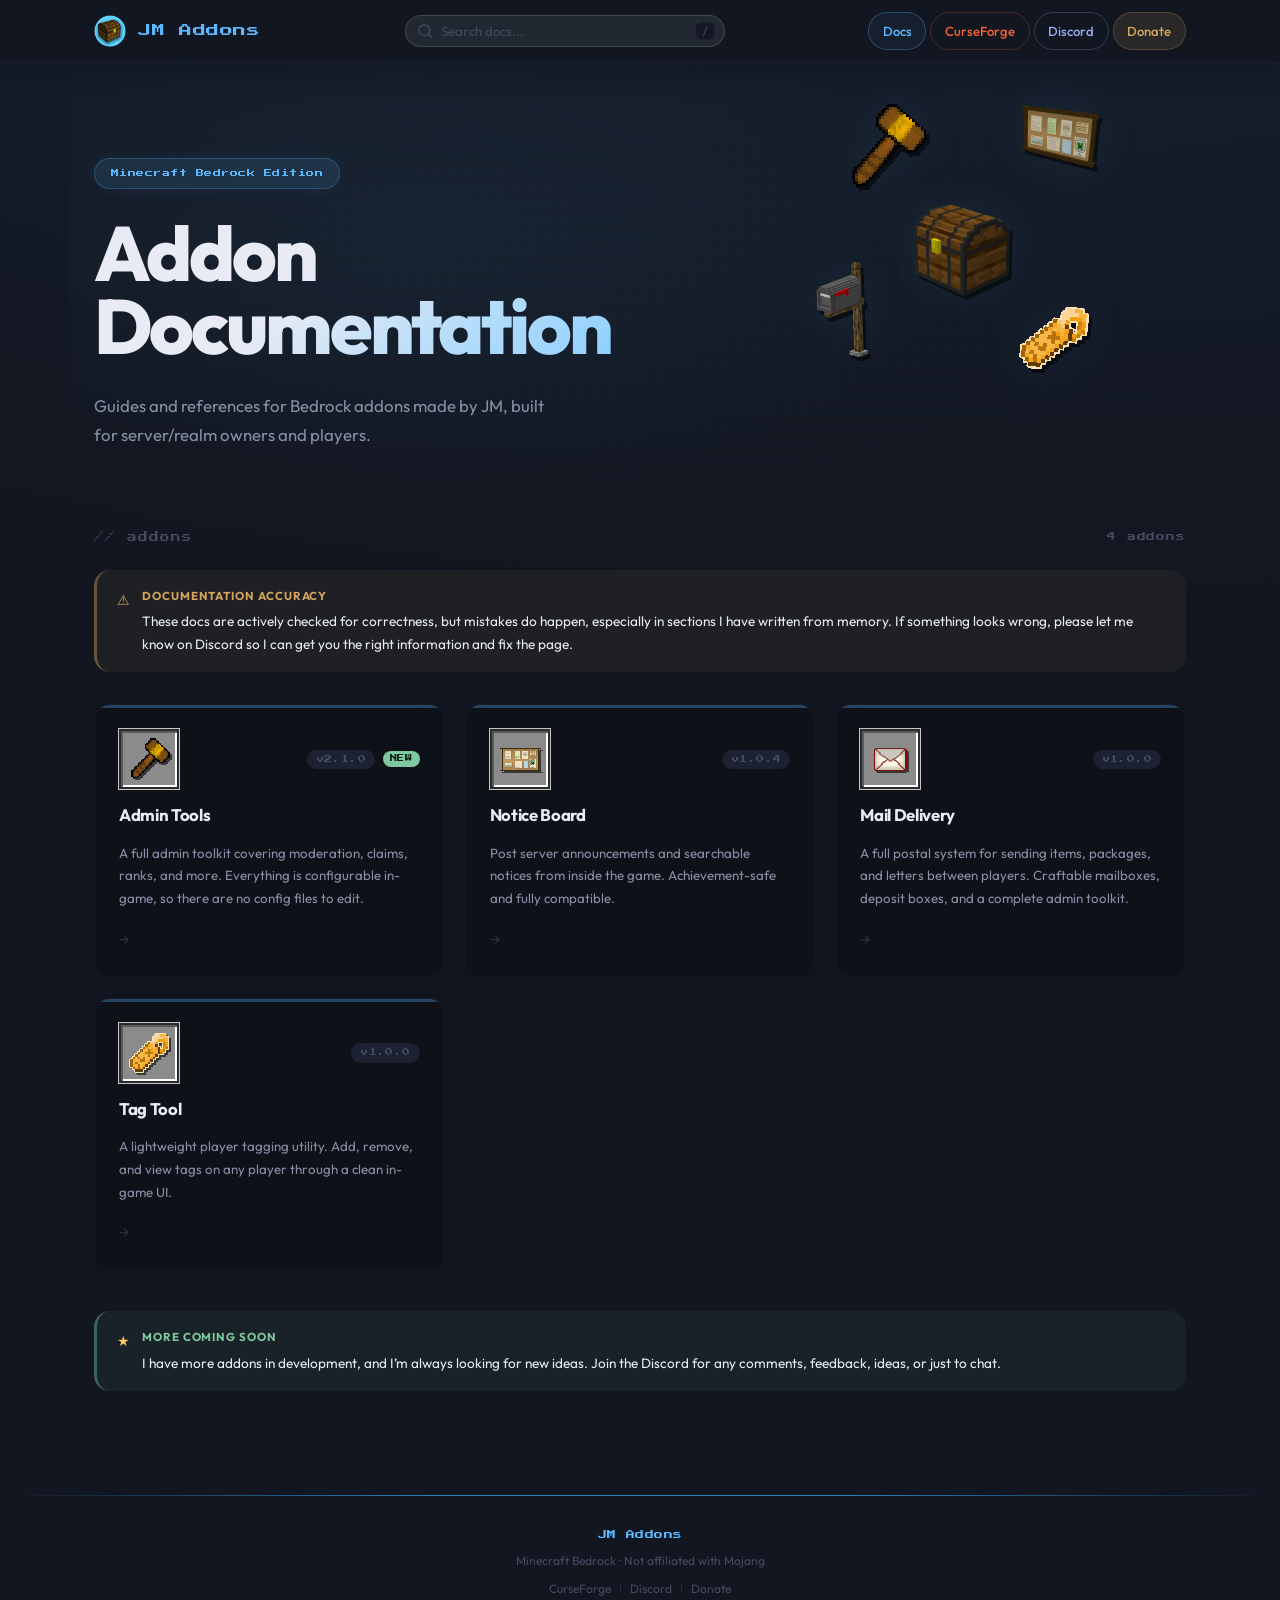
<file: index.html>
<!doctype html>
<html lang="en">
  <head>
    <meta charset="UTF-8" />
    <meta name="viewport" content="width=device-width, initial-scale=1.0" />
    <title>JM Addons — Minecraft Bedrock Addon Documentation</title>
    <meta
      name="description"
      content="In-depth guides for Minecraft Bedrock addons built by JM. Admin toolkits, community notice boards, and utilities that work without cheats or experiments."
    />
    <link rel="canonical" href="https://jmaddons.support/" />
    <meta name="theme-color" content="#1e8fff" />
    <meta property="og:type" content="website" />
    <meta property="og:site_name" content="JM Addons" />
    <meta
      property="og:title"
      content="JM Addons — Minecraft Bedrock Addon Documentation"
    />
    <meta
      property="og:description"
      content="In-depth guides for Minecraft Bedrock addons built by JM. Admin toolkits, community notice boards, and utilities that work without cheats or experiments."
    />
    <meta property="og:url" content="https://jmaddons.support/" />
    <meta
      property="og:image"
      content="https://jmaddons.support/images/og-banner.png"
    />
    <meta property="og:image:width" content="1200" />
    <meta property="og:image:height" content="630" />
    <meta name="twitter:card" content="summary_large_image" />
    <meta
      name="twitter:title"
      content="JM Addons — Minecraft Bedrock Addon Documentation"
    />
    <meta
      name="twitter:description"
      content="In-depth guides for Minecraft Bedrock addons built by JM. Admin toolkits, community notice boards, and utilities that work without cheats or experiments."
    />
    <meta
      name="twitter:image"
      content="https://jmaddons.support/images/og-banner.png"
    />
    <link rel="apple-touch-icon" href="images/logo.png" />
    <link rel="preconnect" href="https://fonts.googleapis.com" />
    <link rel="preconnect" href="https://fonts.gstatic.com" crossorigin />
    <link
      href="https://fonts.googleapis.com/css2?family=Press+Start+2P&family=Outfit:wght@400;500;600;700;800&family=JetBrains+Mono:wght@400;500&display=swap"
      rel="stylesheet"
    />
    <link rel="icon" type="image/png" href="images/logo.png" />
    <link rel="stylesheet" href="style.css" />
    <link rel="stylesheet" href="search.css" />
    <script
      defer
      src="https://cloud.umami.is/script.js"
      data-website-id="94e442b6-0d47-4737-835d-95391824ef61"
    ></script>
  </head>
  <body>
    <a href="#main-content" class="skip-link">Skip to content</a>
    <header class="site-header">
      <div class="header-inner">
        <a href="index.html" class="logo">
          <img src="images/logo.png" alt="JM Addons" class="logo-icon" />
          <span class="logo-pixel">JM Addons</span>
        </a>
        <div class="search-wrapper">
          <div class="search-input-wrap">
            <svg
              class="search-icon"
              width="16"
              height="16"
              viewBox="0 0 24 24"
              fill="none"
              stroke="currentColor"
              stroke-width="2"
              stroke-linecap="round"
              stroke-linejoin="round"
            >
              <circle cx="11" cy="11" r="8" />
              <line x1="21" y1="21" x2="16.65" y2="16.65" />
            </svg>
            <input
              type="text"
              class="search-input"
              placeholder="Search docs..."
              aria-label="Search documentation"
              aria-expanded="false"
              autocomplete="off"
            />
            <kbd class="search-kbd">/</kbd>
          </div>
          <div
            class="search-results"
            role="listbox"
            aria-label="Search results"
            hidden
          ></div>
        </div>
        <button
          class="nav-toggle"
          aria-label="Toggle navigation"
          aria-expanded="false"
        >
          <span class="nav-toggle-bar"></span>
          <span class="nav-toggle-bar"></span>
          <span class="nav-toggle-bar"></span>
        </button>
        <nav class="top-nav">
          <a href="index.html" class="nav-link active">Docs</a>
          <a
            href="https://www.curseforge.com/members/jm_addons/projects"
            class="nav-link nav-curseforge"
            target="_blank"
            rel="noopener noreferrer"
            >CurseForge</
          >
          <a
            href="https://discord.gg/ZsrM5HqHdS"
            class="nav-link nav-discord"
            target="_blank"
            rel="noopener noreferrer"
            >Discord</
          >
          <a
            href="https://buymeacoffee.com/jm1775"
            class="nav-link nav-donate"
            target="_blank"
            rel="noopener noreferrer"
            >Donate</a
          >
        </nav>
      </div>
    </header>

    <main id="main-content">
      <section class="hero">
        <div class="hero-inner">
          <div class="hero-badge">Minecraft Bedrock Edition</div>
          <h1 class="hero-title">Addon<br />Documentation</h1>
          <p class="hero-sub">
            Guides and references for Bedrock addons made by JM, built for
            server/realm owners and players.
          </p>
        </div>
        <div class="hero-blocks" aria-hidden="true">
          <div class="iso-block bl-1">
            <img
              src="images/admin-tools.png"
              alt=""
              style="
                width: 100%;
                height: 100%;
                image-rendering: pixelated;
                object-fit: contain;
              "
            />
          </div>
          <div class="iso-block bl-2">
            <img
              src="images/wallboard.svg"
              alt=""
              style="
                width: 100%;
                height: 100%;
                image-rendering: pixelated;
                object-fit: contain;
              "
            />
          </div>
          <!-- Shop chest -->
          <div class="iso-block bl-3">
            <img
              src="images/shop_chest.svg"
              alt=""
              style="width: 100%; height: 100%; image-rendering: pixelated"
            />
          </div>
          <div class="iso-block bl-4">
            <img
              src="images/tag-tool.png"
              alt=""
              style="
                width: 100%;
                height: 100%;
                image-rendering: pixelated;
                object-fit: contain;
              "
            />
          </div>
          <div class="iso-block bl-5">
            <img
              src="images/mailbox.svg"
              alt=""
              style="
                width: 100%;
                height: 100%;
                image-rendering: pixelated;
                object-fit: contain;
              "
            />
          </div>
        </div>
      </section>

      <section class="addons-section">
        <div class="section-header">
          <span class="section-tag">// addons</span>
          <span class="section-count">4 addons</span>
        </div>

        <div class="callout warn" style="margin-bottom: 2rem">
          <span class="callout-icon">⚠</span>
          <div class="callout-body">
            <span class="callout-label">Documentation accuracy</span>
            <p>
              These docs are actively checked for correctness, but mistakes do
              happen, especially in sections I have written from memory. If something
              looks wrong, please let me know on
              <a
                href="https://discord.gg/ZsrM5HqHdS"
                target="_blank"
                rel="noopener noreferrer"
                >Discord</a
              >
              so I can get you the right information and fix the page.
            </p>
          </div>
        </div>

        <div class="addon-grid">
          <a href="addons/admintools.html" class="addon-card">
            <div class="card-top">
              <div class="card-icon-wrap">
                <img
                  src="images/admin-tools.png"
                  alt="Admin Tools"
                  class="card-icon"
                  width="64"
                  height="64"
                  loading="lazy"
                  decoding="async"
                />
              </div>
              <div class="card-meta">
                <span class="card-version">v2.1.0</span>
                <span class="card-new">NEW</span>
              </div>
            </div>
            <h2 class="card-name">Admin Tools</h2>
            <p class="card-desc">
              A full admin toolkit covering moderation, claims, ranks, and more.
              Everything is configurable in-game, so there are no config files
              to edit.
            </p>
            <div class="card-footer">
              <span class="card-arrow">→</span>
            </div>
          </a>

          <a href="addons/notice-board.html" class="addon-card">
            <div class="card-top">
              <div class="card-icon-wrap">
                <img
                  src="images/notice-board.png"
                  alt="Notice Board"
                  class="card-icon"
                  width="64"
                  height="64"
                  loading="lazy"
                  decoding="async"
                />
              </div>
              <div class="card-meta">
                <span class="card-version">v1.0.4</span>
              </div>
            </div>
            <h2 class="card-name">Notice Board</h2>
            <p class="card-desc">
              Post server announcements and searchable notices from inside the
              game. Achievement-safe and fully compatible.
            </p>
            <div class="card-footer">
              <span class="card-arrow">→</span>
            </div>
          </a>

          <a href="addons/mail-delivery.html" class="addon-card">
            <div class="card-top">
              <div class="card-icon-wrap">
                <img
                  src="images/mail-delivery.png"
                  alt="Mail Delivery"
                  class="card-icon"
                  width="64"
                  height="64"
                  loading="lazy"
                  decoding="async"
                />
              </div>
              <div class="card-meta">
                <span class="card-version">v1.0.0</span>
              </div>
            </div>
            <h2 class="card-name">Mail Delivery</h2>
            <p class="card-desc">
              A full postal system for sending items, packages, and letters
              between players. Craftable mailboxes, deposit boxes, and a
              complete admin toolkit.
            </p>
            <div class="card-footer">
              <span class="card-arrow">→</span>
            </div>
          </a>

          <a href="addons/tag-tool.html" class="addon-card">
            <div class="card-top">
              <div class="card-icon-wrap">
                <img
                  src="images/tag-tool.png"
                  alt="Tag Tool"
                  class="card-icon"
                  width="64"
                  height="64"
                  loading="lazy"
                  decoding="async"
                />
              </div>
              <div class="card-meta">
                <span class="card-version">v1.0.0</span>
              </div>
            </div>
            <h2 class="card-name">Tag Tool</h2>
            <p class="card-desc">
              A lightweight player tagging utility. Add, remove, and view tags
              on any player through a clean in-game UI.
            </p>
            <div class="card-footer">
              <span class="card-arrow">→</span>
            </div>
          </a>
        </div>

        <div class="callout" style="margin-top: 2.5rem">
          <span class="callout-icon">★</span>
          <div class="callout-body">
            <span class="callout-label">More coming soon</span>
            <p>
              I have more addons in development, and I’m always looking for new
              ideas. Join the
              <a
                href="https://discord.gg/ZsrM5HqHdS"
                target="_blank"
                rel="noopener noreferrer"
                >Discord</a
              >
              for any comments, feedback, ideas, or just to chat.
            </p>
          </div>
        </div>

      </section>
    </main>

    <footer class="site-footer">
      <div class="footer-inner">
        <span class="footer-logo">JM Addons</span>
        <span class="footer-copy"
          >Minecraft Bedrock · Not affiliated with Mojang</span
        >
        <div class="footer-links">
          <a
            href="https://www.curseforge.com/members/jm_addons/projects"
            target="_blank"
            rel="noopener noreferrer"
            >CurseForge</a
          >
          <span class="footer-sep">|</span>
          <a
            href="https://discord.gg/ZsrM5HqHdS"
            target="_blank"
            rel="noopener noreferrer"
            >Discord</a
          >
          <span class="footer-sep">|</span>
          <a
            href="https://buymeacoffee.com/jm1775"
            target="_blank"
            rel="noopener noreferrer"
            >Donate</a
          >
        </div>
      </div>
      <span class="site-version">Docs v1.1.0</span>
    </footer>
    <script>
      document
        .querySelector(".nav-toggle")
        ?.addEventListener("click", function () {
          const expanded = this.getAttribute("aria-expanded") === "true";
          this.setAttribute("aria-expanded", String(!expanded));
          document.querySelector(".top-nav").classList.toggle("open");
        });
    </script>
    <script defer src="search.js"></script>
  </body>
</html>
</file>
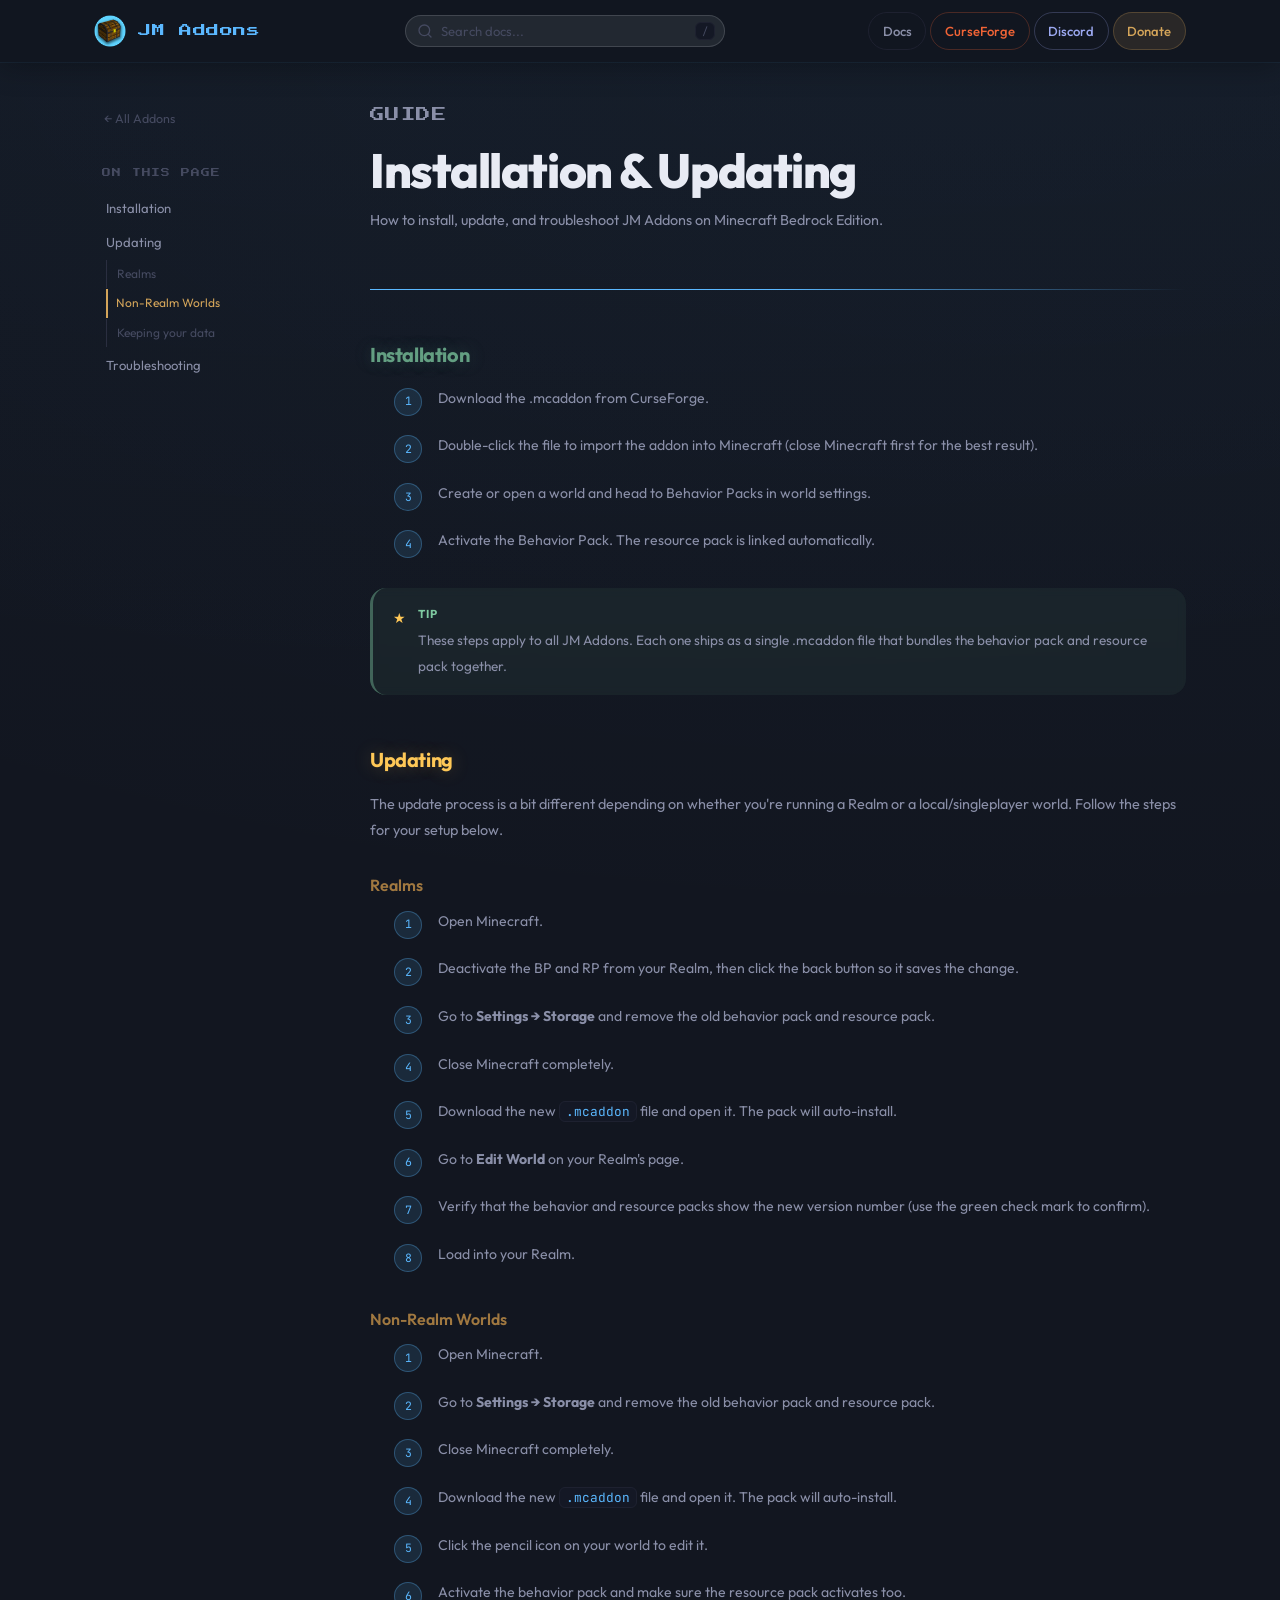
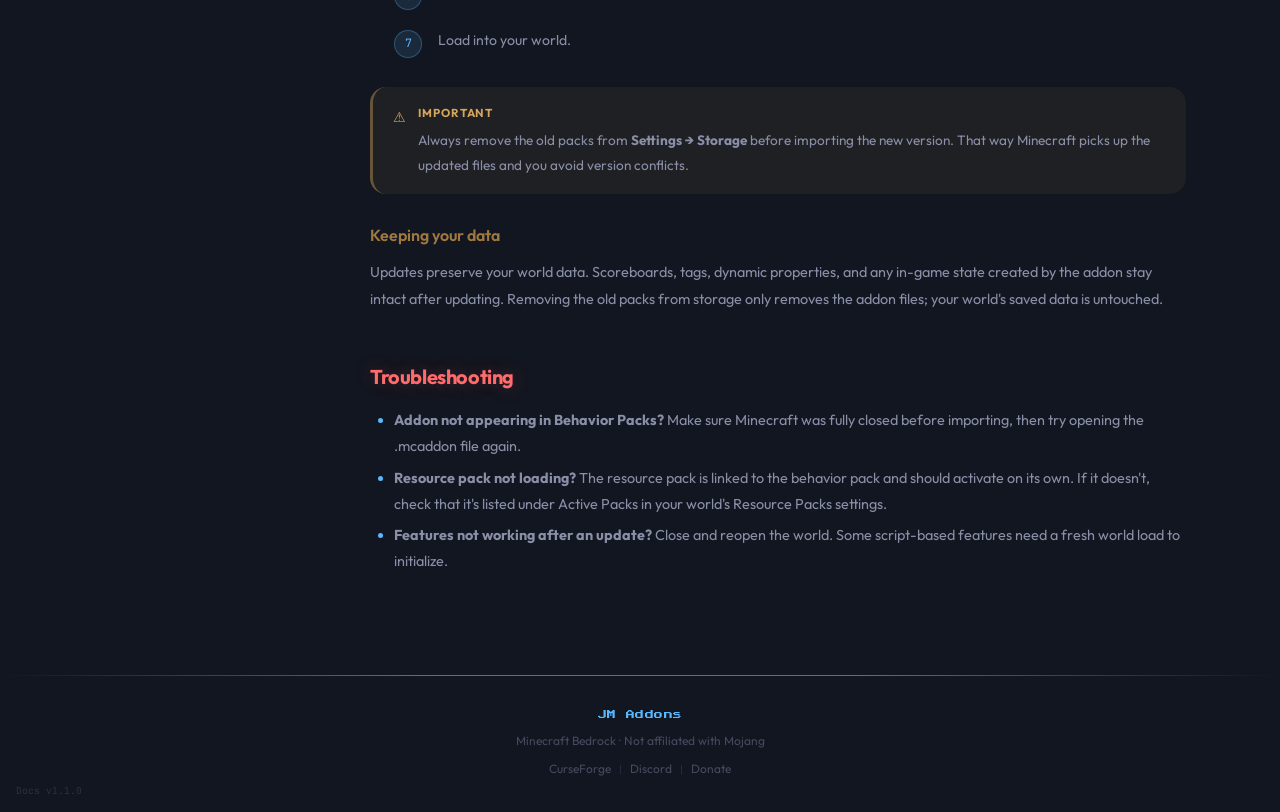
<file: installation.html>
<!doctype html>
<html lang="en">
  <head>
    <meta charset="UTF-8" />
    <meta name="viewport" content="width=device-width, initial-scale=1.0" />
    <title>Installation & Updating | JM Addons</title>
    <meta
      name="description"
      content="Step-by-step guide for installing and updating JM's Minecraft Bedrock addons on Realms, dedicated servers, and single-player worlds."
    />
    <link rel="canonical" href="https://jmaddons.support/installation.html" />
    <meta name="theme-color" content="#1e8fff" />
    <meta property="og:type" content="article" />
    <meta property="og:site_name" content="JM Addons" />
    <meta property="og:title" content="Installation & Updating | JM Addons" />
    <meta
      property="og:description"
      content="Step-by-step guide for installing and updating JM's Minecraft Bedrock addons on Realms, dedicated servers, and single-player worlds."
    />
    <meta
      property="og:url"
      content="https://jmaddons.support/installation.html"
    />
    <meta
      property="og:image"
      content="https://jmaddons.support/images/og-banner.png"
    />
    <meta property="og:image:width" content="1200" />
    <meta property="og:image:height" content="630" />
    <meta name="twitter:card" content="summary_large_image" />
    <meta name="twitter:title" content="Installation & Updating | JM Addons" />
    <meta
      name="twitter:description"
      content="Step-by-step guide for installing and updating JM's Minecraft Bedrock addons on Realms, dedicated servers, and single-player worlds."
    />
    <meta
      name="twitter:image"
      content="https://jmaddons.support/images/og-banner.png"
    />
    <link rel="apple-touch-icon" href="images/logo.png" />
    <link rel="preconnect" href="https://fonts.googleapis.com" />
    <link rel="preconnect" href="https://fonts.gstatic.com" crossorigin />
    <link
      href="https://fonts.googleapis.com/css2?family=Press+Start+2P&family=Outfit:wght@400;500;600;700;800&family=JetBrains+Mono:wght@400;500&display=swap"
      rel="stylesheet"
    />
    <link rel="icon" type="image/png" href="images/logo.png" />
    <link rel="stylesheet" href="style.css" />
    <link rel="stylesheet" href="search.css" />
    <script
      defer
      src="https://cloud.umami.is/script.js"
      data-website-id="94e442b6-0d47-4737-835d-95391824ef61"
    ></script>
  </head>
  <body>
    <a href="#main-content" class="skip-link">Skip to content</a>

    <header class="site-header">
      <div class="header-inner">
        <a href="index.html" class="logo">
          <img src="images/logo.png" alt="JM Addons" class="logo-icon" />
          <span class="logo-pixel">JM Addons</span>
        </a>
        <div class="search-wrapper">
          <div class="search-input-wrap">
            <svg
              class="search-icon"
              width="16"
              height="16"
              viewBox="0 0 24 24"
              fill="none"
              stroke="currentColor"
              stroke-width="2"
              stroke-linecap="round"
              stroke-linejoin="round"
            >
              <circle cx="11" cy="11" r="8" />
              <line x1="21" y1="21" x2="16.65" y2="16.65" />
            </svg>
            <input
              type="text"
              class="search-input"
              placeholder="Search docs..."
              aria-label="Search documentation"
              aria-expanded="false"
              autocomplete="off"
            />
            <kbd class="search-kbd">/</kbd>
          </div>
          <div
            class="search-results"
            role="listbox"
            aria-label="Search results"
            hidden
          ></div>
        </div>
        <button
          class="nav-toggle"
          aria-label="Toggle navigation"
          aria-expanded="false"
        >
          <span class="nav-toggle-bar"></span>
          <span class="nav-toggle-bar"></span>
          <span class="nav-toggle-bar"></span>
        </button>
        <nav class="top-nav">
          <a href="index.html" class="nav-link">Docs</a>
          <a
            href="https://www.curseforge.com/members/jm_addons/projects"
            class="nav-link nav-curseforge"
            target="_blank"
            rel="noopener noreferrer"
            >CurseForge</a
          >
          <a
            href="https://discord.gg/ZsrM5HqHdS"
            class="nav-link nav-discord"
            target="_blank"
            rel="noopener noreferrer"
            >Discord</a
          >
          <a
            href="https://buymeacoffee.com/jm1775"
            class="nav-link nav-donate"
            target="_blank"
            rel="noopener noreferrer"
            >Donate</a
          >
        </nav>
      </div>
    </header>

    <div class="page-layout" id="main-content">
      <aside class="sidebar">
        <a href="index.html" class="sidebar-back">← All Addons</a>

        <div class="sidebar-section">
          <span class="sidebar-label">On this page</span>
          <ul class="sidebar-nav">
            <li><a href="#installation" class="active">Installation</a></li>
            <li>
              <a href="#updating">Updating</a>
              <ul class="sidebar-subnav">
                <li><a href="#updating-realms">Realms</a></li>
                <li><a href="#updating-non-realms">Non-Realm Worlds</a></li>
                <li><a href="#keeping-your-data">Keeping your data</a></li>
              </ul>
            </li>
            <li><a href="#troubleshooting">Troubleshooting</a></li>
          </ul>
        </div>
      </aside>

      <main class="doc-content">
        <div class="doc-header">
          <p class="doc-eyebrow">Guide</p>
          <h1 class="doc-title">Installation & Updating</h1>
          <p class="doc-desc">
            How to install, update, and troubleshoot JM Addons on Minecraft
            Bedrock Edition.
          </p>
        </div>

        <h2 id="installation">Installation</h2>
        <ol class="steps">
          <li>Download the .mcaddon from CurseForge.</li>
          <li>
            Double-click the file to import the addon into Minecraft (close
            Minecraft first for the best result).
          </li>
          <li>
            Create or open a world and head to Behavior Packs in world settings.
          </li>
          <li>
            Activate the Behavior Pack. The resource pack is linked
            automatically.
          </li>
        </ol>

        <div class="callout">
          <span class="callout-icon">★</span>
          <div class="callout-body">
            <span class="callout-label">Tip</span>
            <p>
              These steps apply to all JM Addons. Each one ships as a single
              .mcaddon file that bundles the behavior pack and resource pack
              together.
            </p>
          </div>
        </div>

        <h2 id="updating">Updating</h2>
        <p>
          The update process is a bit different depending on whether you're
          running a Realm or a local/singleplayer world. Follow the steps for
          your setup below.
        </p>

        <h3 id="updating-realms">Realms</h3>
        <ol class="steps">
          <li><span>Open Minecraft.</span></li>
          <li>
            <span
              >Deactivate the BP and RP from your Realm, then click the back
              button so it saves the change.</span
            >
          </li>
          <li>
            <span
              >Go to <strong>Settings → Storage</strong> and remove the old
              behavior pack and resource pack.</span
            >
          </li>
          <li><span>Close Minecraft completely.</span></li>
          <li>
            <span
              >Download the new <code>.mcaddon</code> file and open it. The pack
              will auto-install.</span
            >
          </li>
          <li>
            <span>Go to <strong>Edit World</strong> on your Realm's page.</span>
          </li>
          <li>
            <span
              >Verify that the behavior and resource packs show the new version
              number (use the green check mark to confirm).</span
            >
          </li>
          <li><span>Load into your Realm.</span></li>
        </ol>

        <h3 id="updating-non-realms">Non-Realm Worlds</h3>
        <ol class="steps">
          <li><span>Open Minecraft.</span></li>
          <li>
            <span
              >Go to <strong>Settings → Storage</strong> and remove the old
              behavior pack and resource pack.</span
            >
          </li>
          <li><span>Close Minecraft completely.</span></li>
          <li>
            <span
              >Download the new <code>.mcaddon</code> file and open it. The pack
              will auto-install.</span
            >
          </li>
          <li><span>Click the pencil icon on your world to edit it.</span></li>
          <li>
            <span
              >Activate the behavior pack and make sure the resource pack
              activates too.</span
            >
          </li>
          <li><span>Load into your world.</span></li>
        </ol>

        <div class="callout warn">
          <span class="callout-icon">⚠</span>
          <div class="callout-body">
            <span class="callout-label">Important</span>
            <p>
              Always remove the old packs from
              <strong>Settings → Storage</strong> before importing the new
              version. That way Minecraft picks up the updated files and you
              avoid version conflicts.
            </p>
          </div>
        </div>

        <h3 id="keeping-your-data">Keeping your data</h3>
        <p>
          Updates preserve your world data. Scoreboards, tags, dynamic
          properties, and any in-game state created by the addon stay intact
          after updating. Removing the old packs from storage only removes the
          addon files; your world's saved data is untouched.
        </p>

        <h2 id="troubleshooting">Troubleshooting</h2>
        <ul>
          <li>
            <strong>Addon not appearing in Behavior Packs?</strong> Make sure
            Minecraft was fully closed before importing, then try opening the
            .mcaddon file again.
          </li>
          <li>
            <strong>Resource pack not loading?</strong> The resource pack is
            linked to the behavior pack and should activate on its own. If it
            doesn't, check that it's listed under Active Packs in your world's
            Resource Packs settings.
          </li>
          <li>
            <strong>Features not working after an update?</strong> Close and
            reopen the world. Some script-based features need a fresh world load
            to initialize.
          </li>
        </ul>
      </main>
    </div>

    <footer class="site-footer">
      <div class="footer-inner">
        <span class="footer-logo">JM Addons</span>
        <span class="footer-copy"
          >Minecraft Bedrock · Not affiliated with Mojang</span
        >
        <div class="footer-links">
          <a
            href="https://www.curseforge.com/members/jm_addons/projects"
            target="_blank"
            rel="noopener noreferrer"
            >CurseForge</a
          >
          <span class="footer-sep">|</span>
          <a
            href="https://discord.gg/ZsrM5HqHdS"
            target="_blank"
            rel="noopener noreferrer"
            >Discord</a
          >
          <span class="footer-sep">|</span>
          <a
            href="https://buymeacoffee.com/jm1775"
            target="_blank"
            rel="noopener noreferrer"
            >Donate</a
          >
        </div>
      </div>
      <span class="site-version">Docs v1.1.0</span>
    </footer>

    <script>
      document
        .querySelector(".nav-toggle")
        ?.addEventListener("click", function () {
          const expanded = this.getAttribute("aria-expanded") === "true";
          this.setAttribute("aria-expanded", String(!expanded));
          document.querySelector(".top-nav").classList.toggle("open");
        });

      // Collapsible sidebar sections
      document.querySelectorAll(".sidebar-nav > li").forEach(function (li) {
        if (li.querySelector(".sidebar-subnav")) {
          li.classList.add("has-children");
          li.querySelector(":scope > a").addEventListener(
            "click",
            function (e) {
              e.preventDefault();
              li.classList.toggle("open");
            },
          );
        }
      });

      // Active section tracking via scroll position
      (function () {
        var sidebarLinks = document.querySelectorAll(
          ".sidebar-nav a[href^='#']",
        );
        var idToLink = {};
        sidebarLinks.forEach(function (link) {
          idToLink[link.getAttribute("href").slice(1)] = link;
        });

        var headings = [];
        document
          .querySelectorAll(".doc-content h2[id], .doc-content h3[id]")
          .forEach(function (el) {
            if (idToLink[el.id]) headings.push(el);
          });

        var currentId = null;

        function setActive(id) {
          if (id === currentId) return;
          currentId = id;
          sidebarLinks.forEach(function (l) {
            l.classList.remove("active");
          });
          var link = idToLink[id];
          if (link) {
            link.classList.add("active");
            var parentLi = link.closest("li.has-children");
            if (!parentLi) {
              var subnav = link.closest(".sidebar-subnav");
              if (subnav) parentLi = subnav.closest("li.has-children");
            }
            document
              .querySelectorAll(".sidebar-nav > li.has-children")
              .forEach(function (li) {
                if (li === parentLi) {
                  li.classList.add("open");
                } else {
                  li.classList.remove("open");
                }
              });
          }
        }

        function onScroll() {
          var scrollTop = window.scrollY + 100;
          var active = null;
          for (var i = 0; i < headings.length; i++) {
            if (headings[i].offsetTop <= scrollTop) {
              active = headings[i].id;
            } else {
              break;
            }
          }
          if (active) setActive(active);
        }

        var ticking = false;
        window.addEventListener("scroll", function () {
          if (!ticking) {
            requestAnimationFrame(function () {
              onScroll();
              ticking = false;
            });
            ticking = true;
          }
        });
        onScroll();
      })();
    </script>
    <script defer src="search.js"></script>
  </body>
</html>
</file>
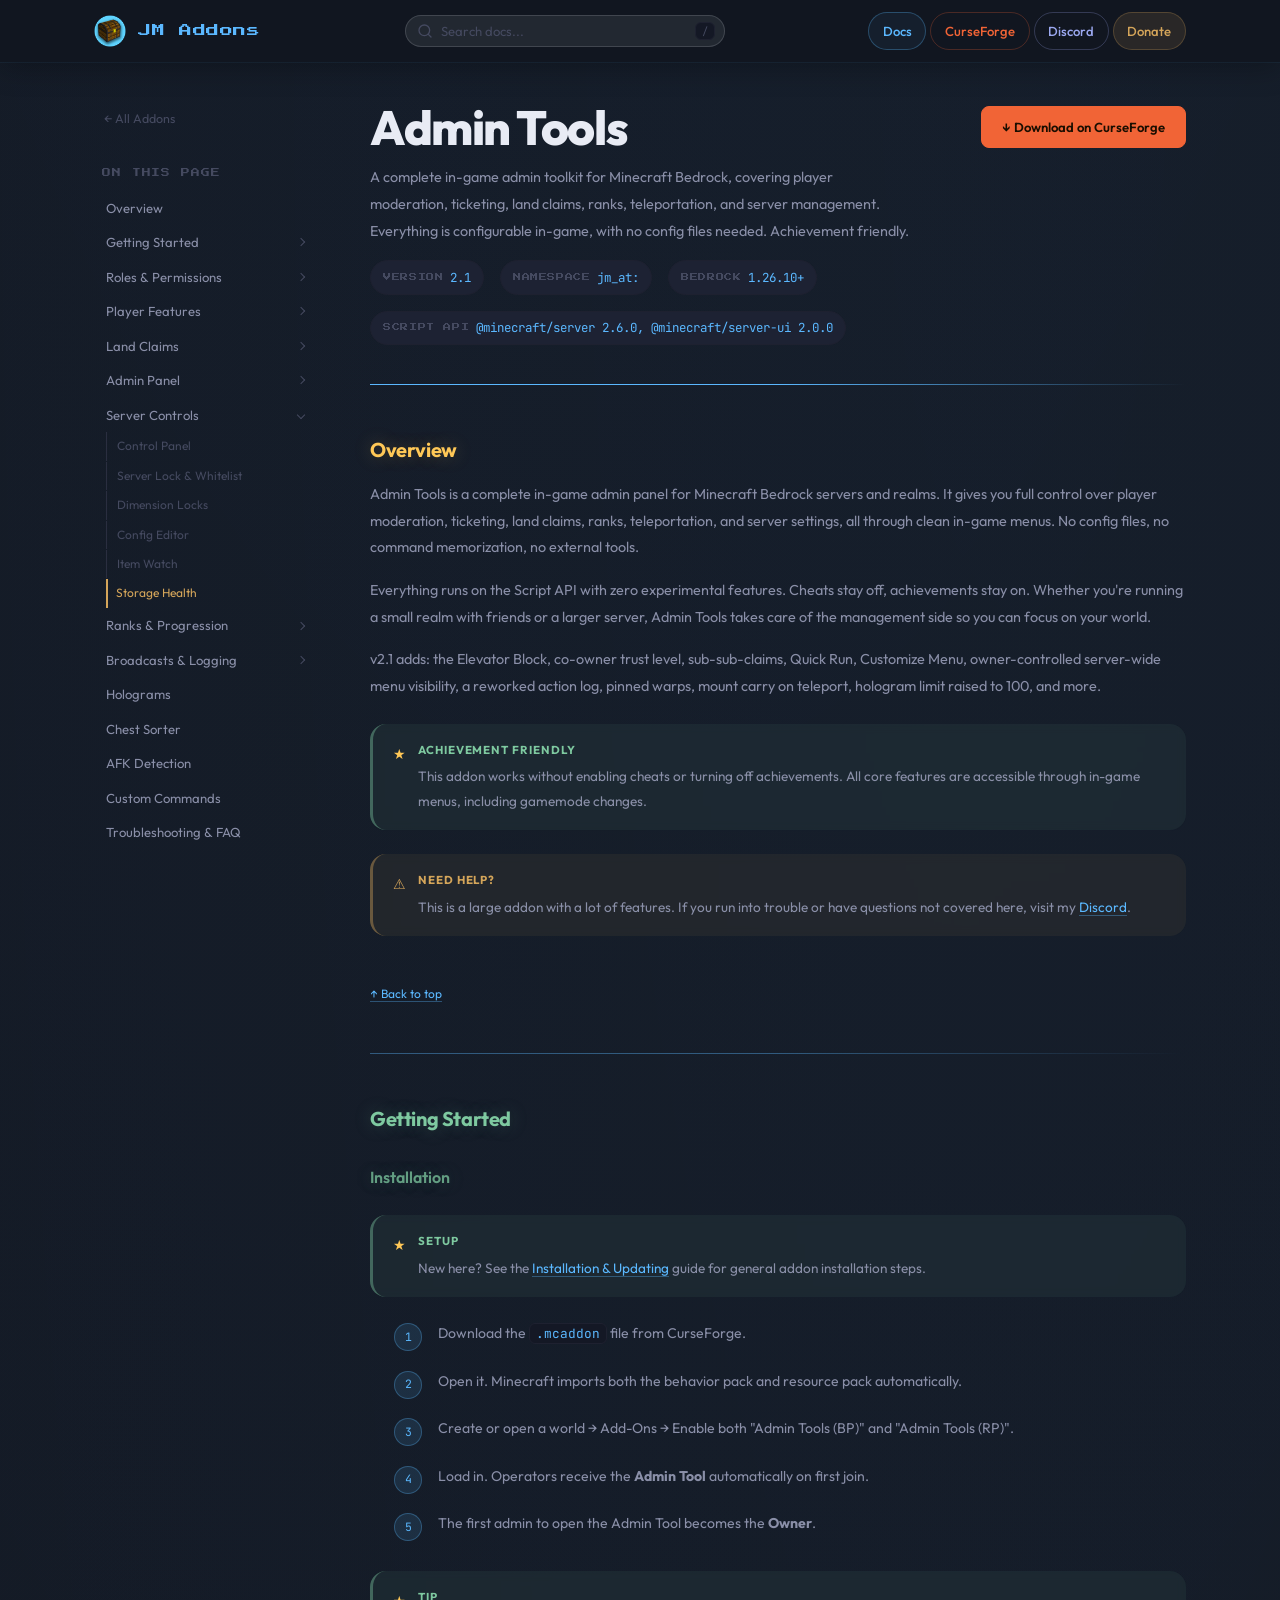
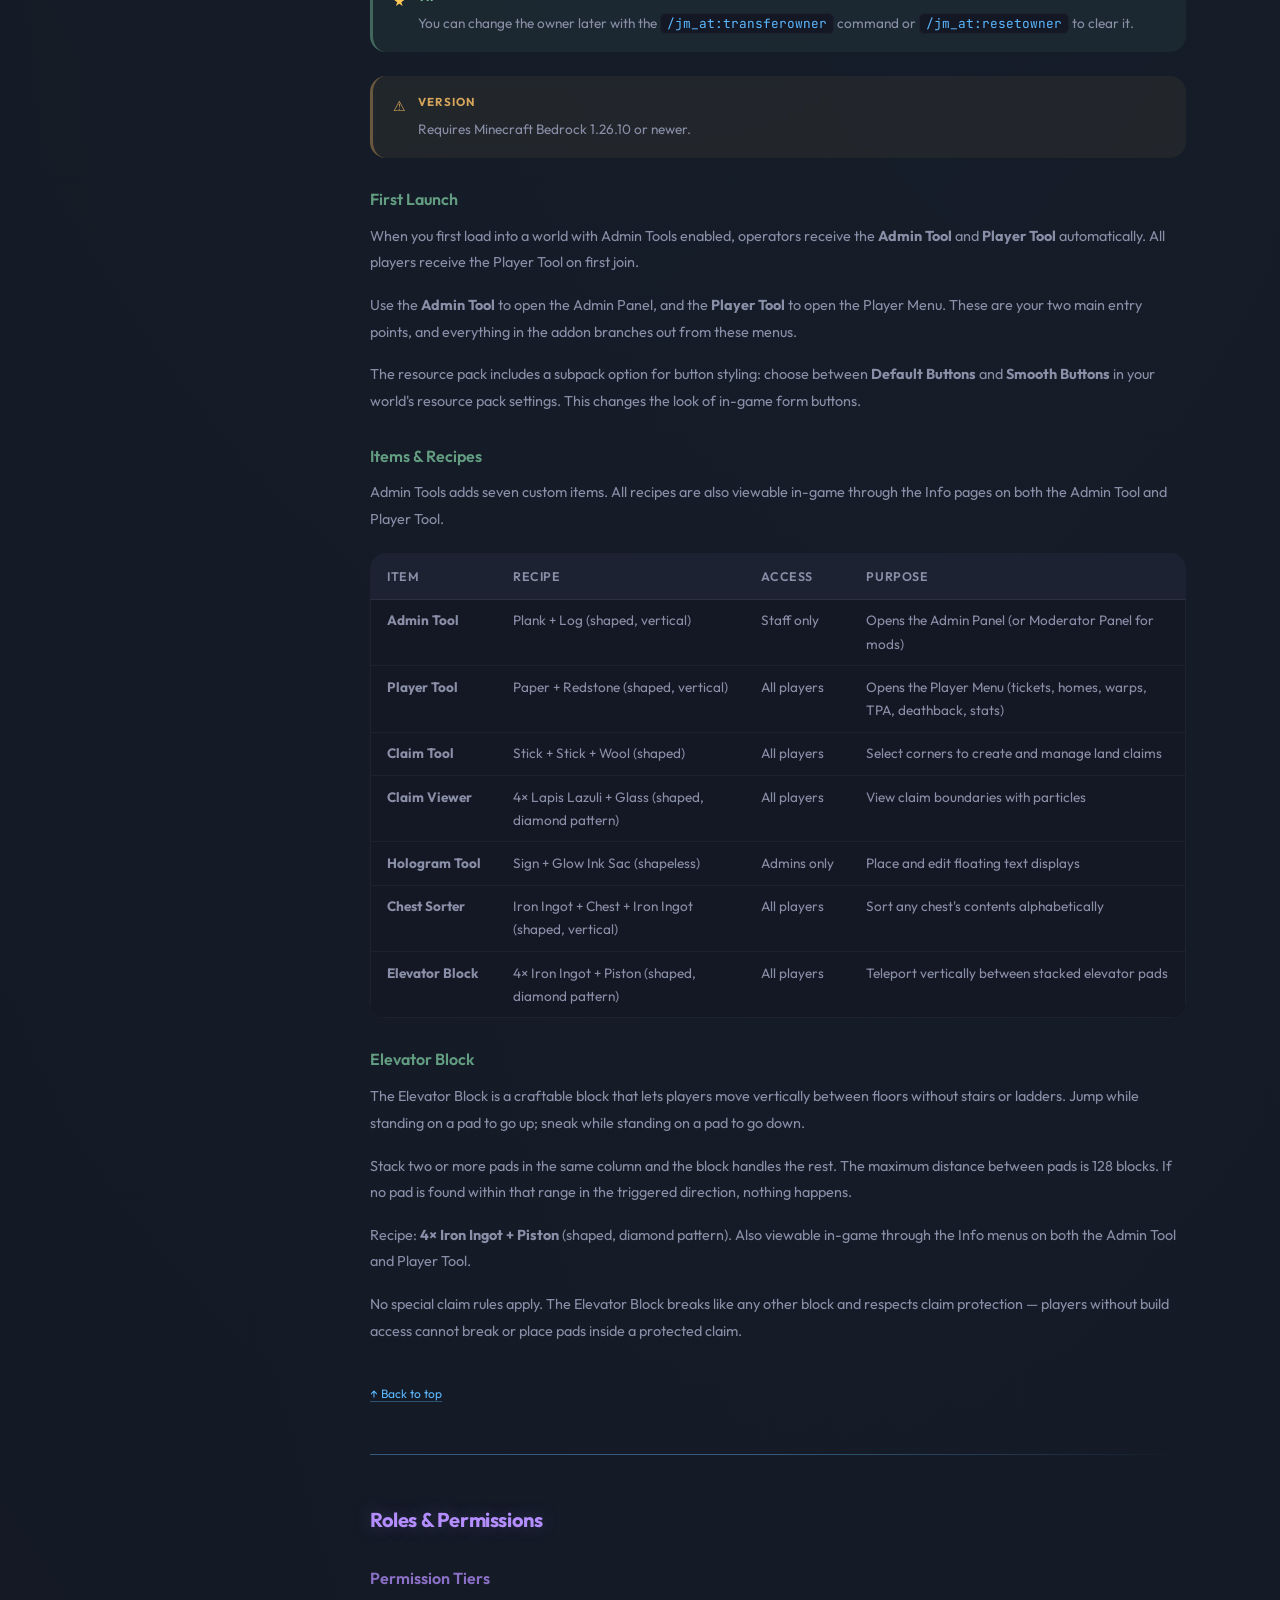
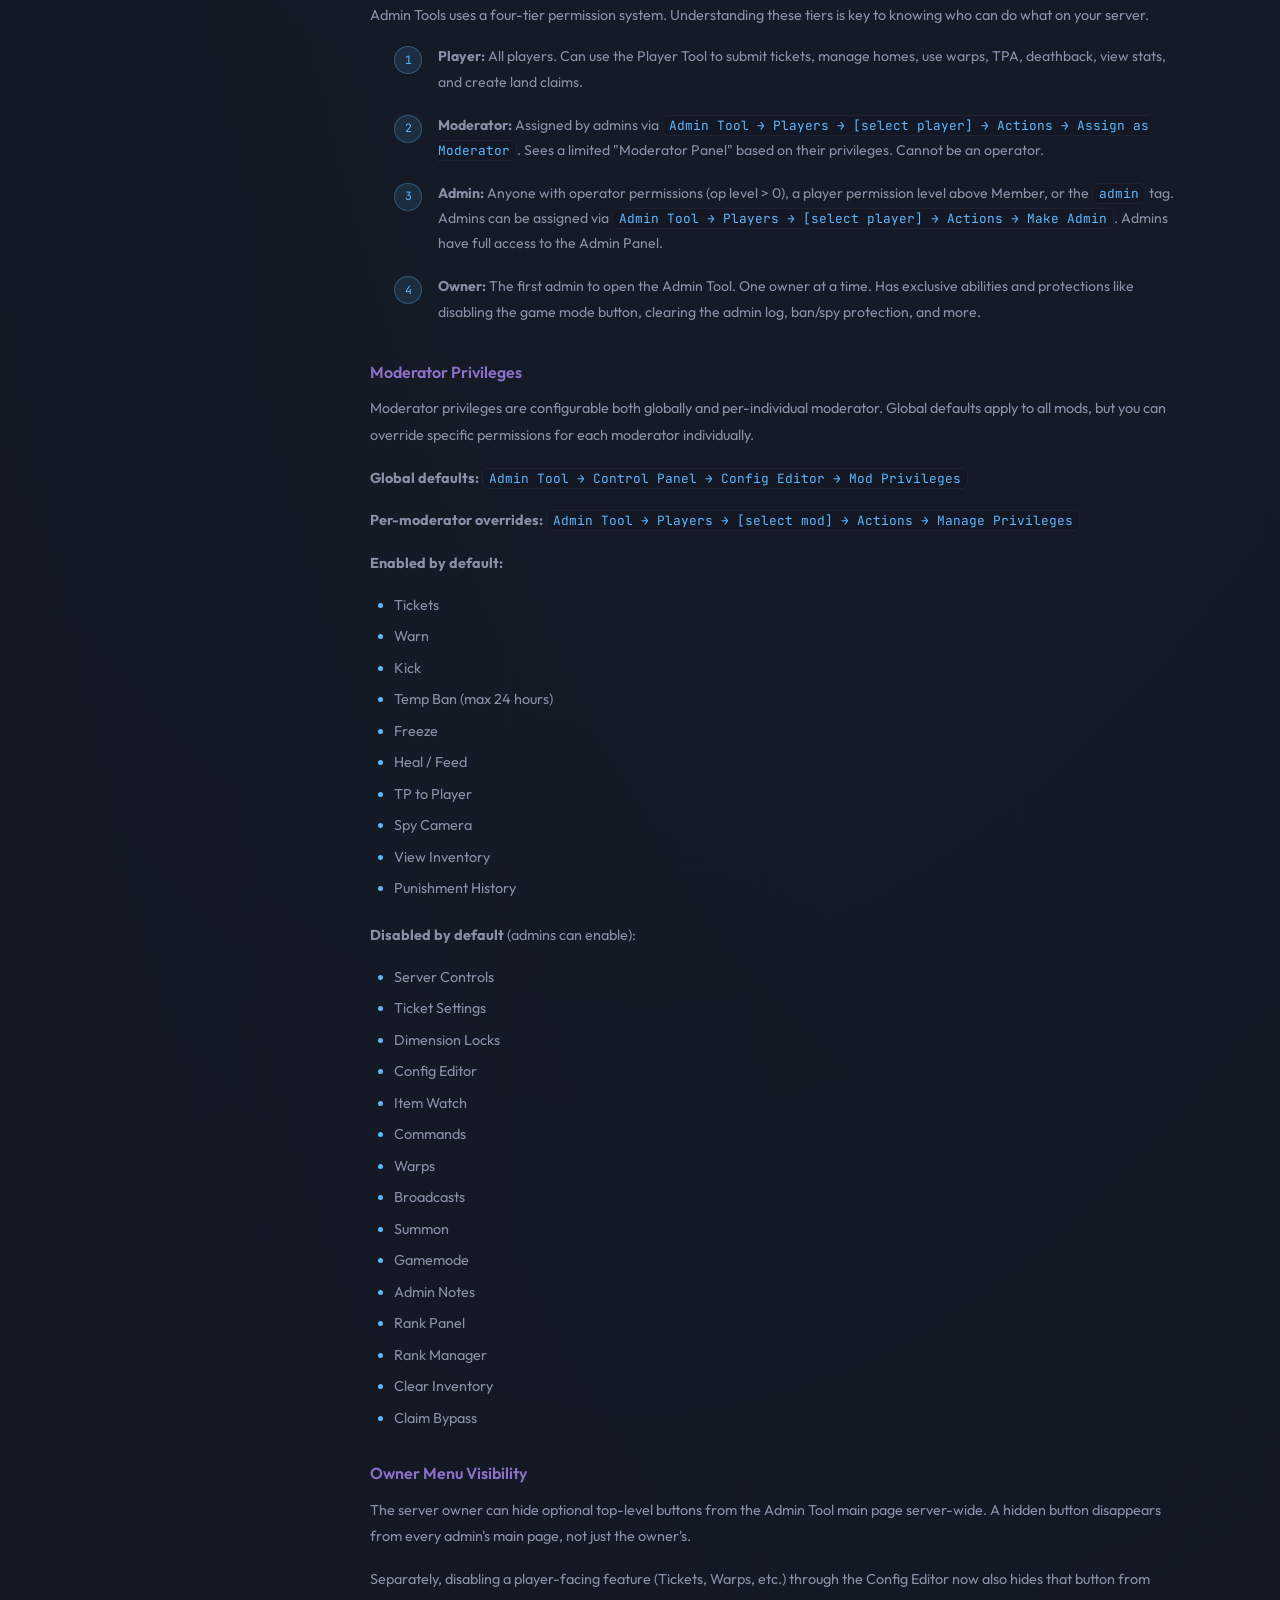
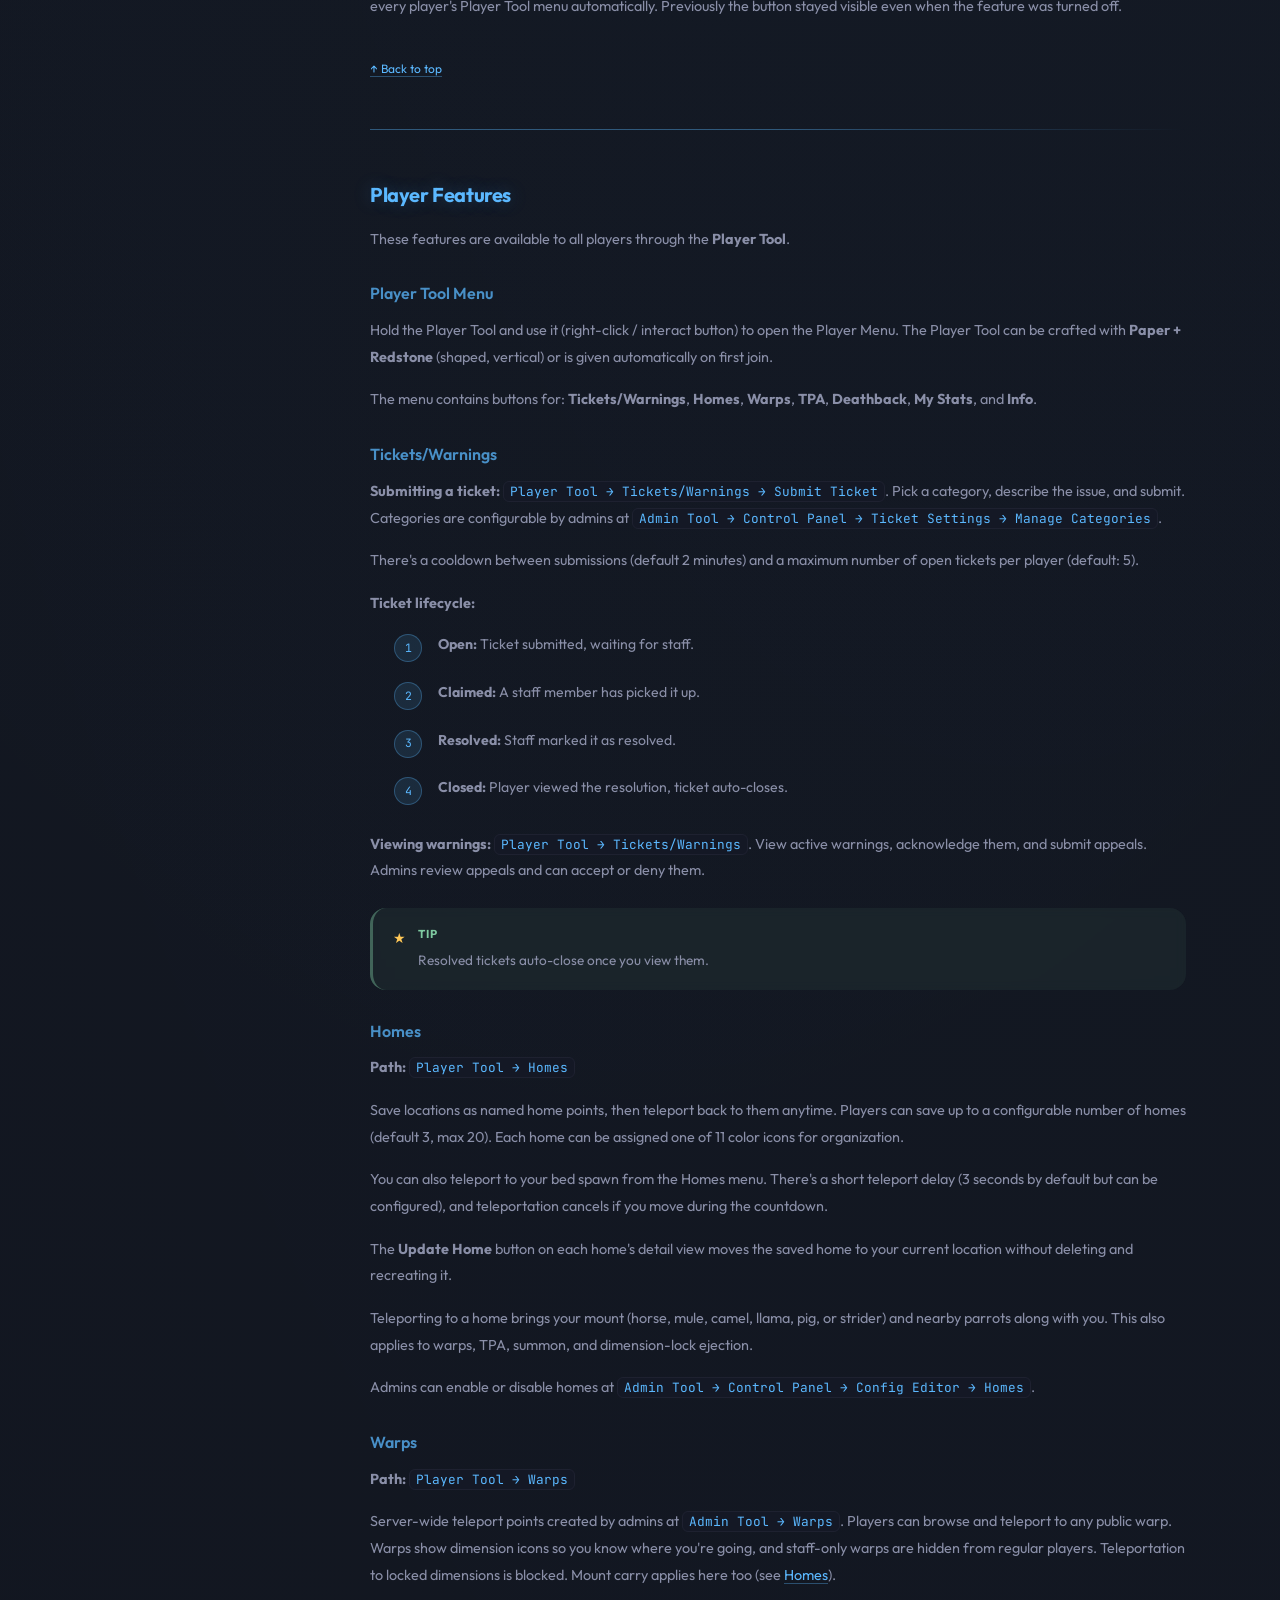
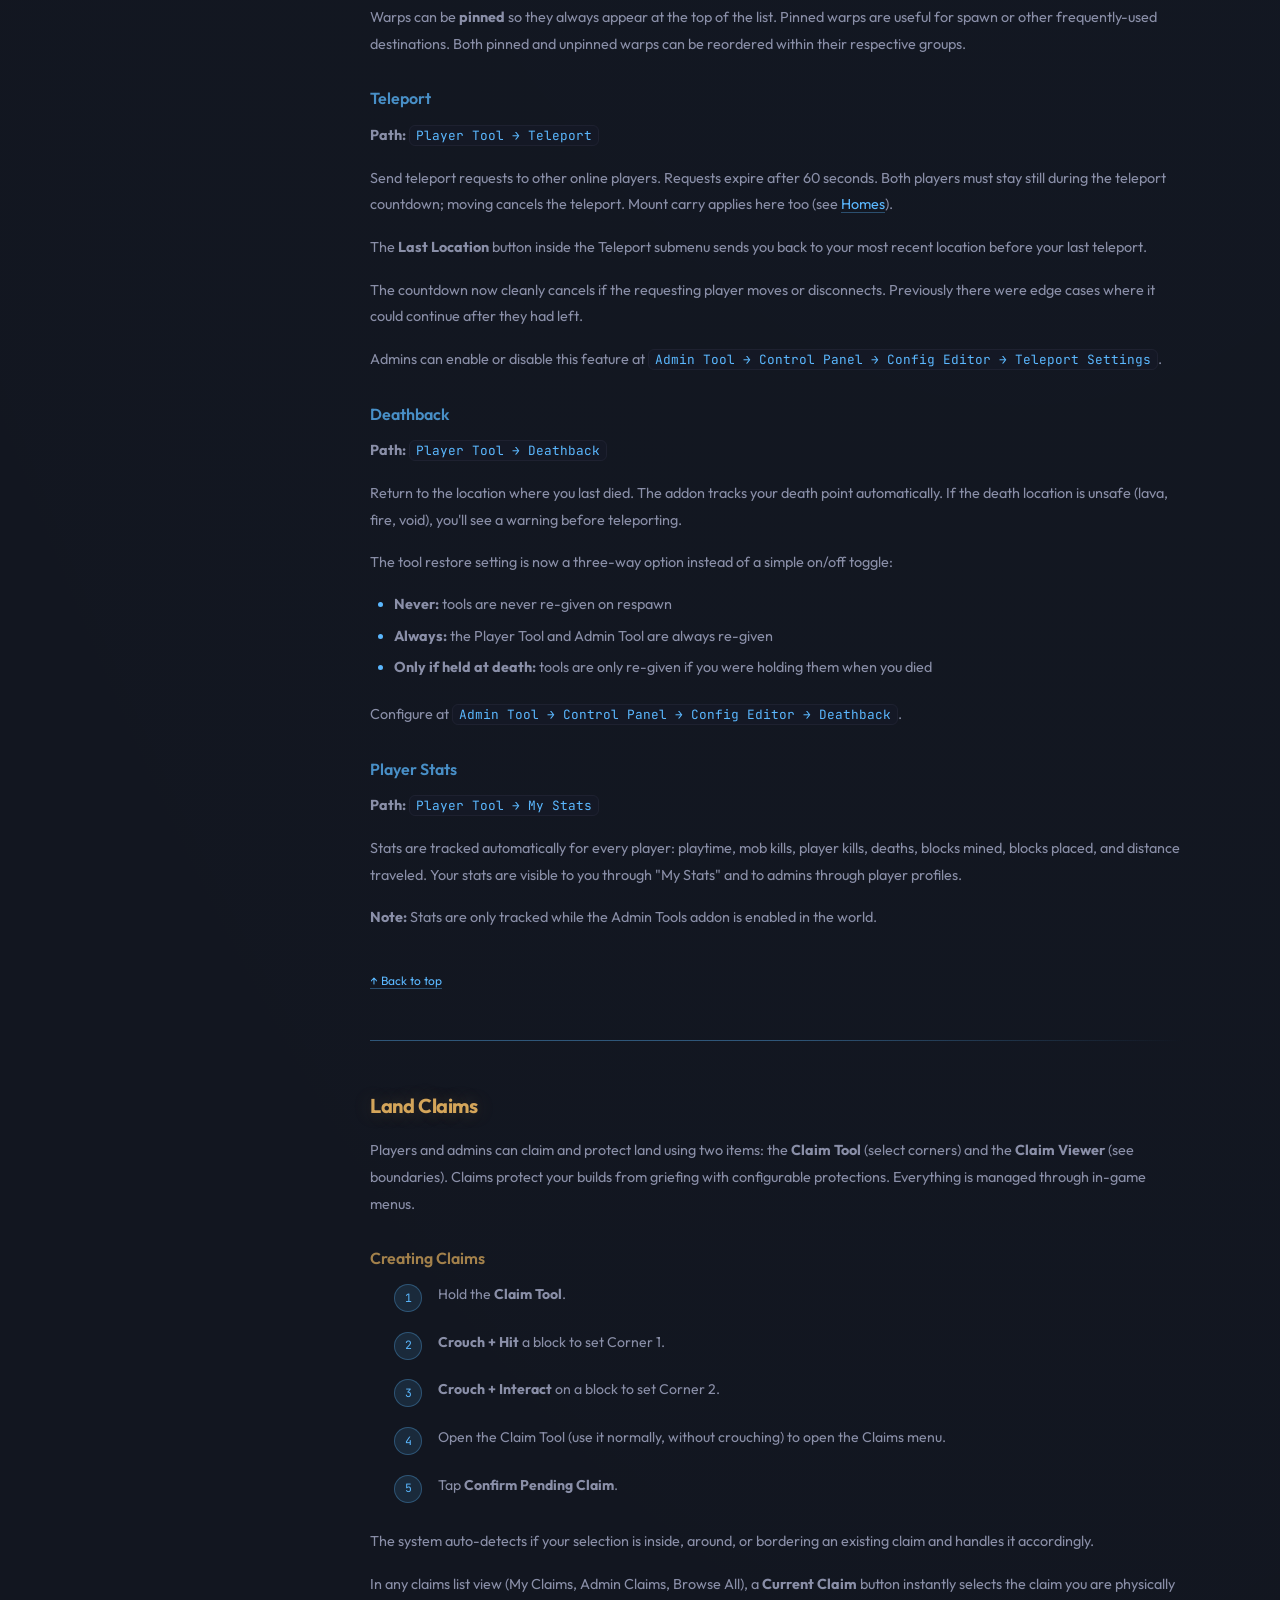
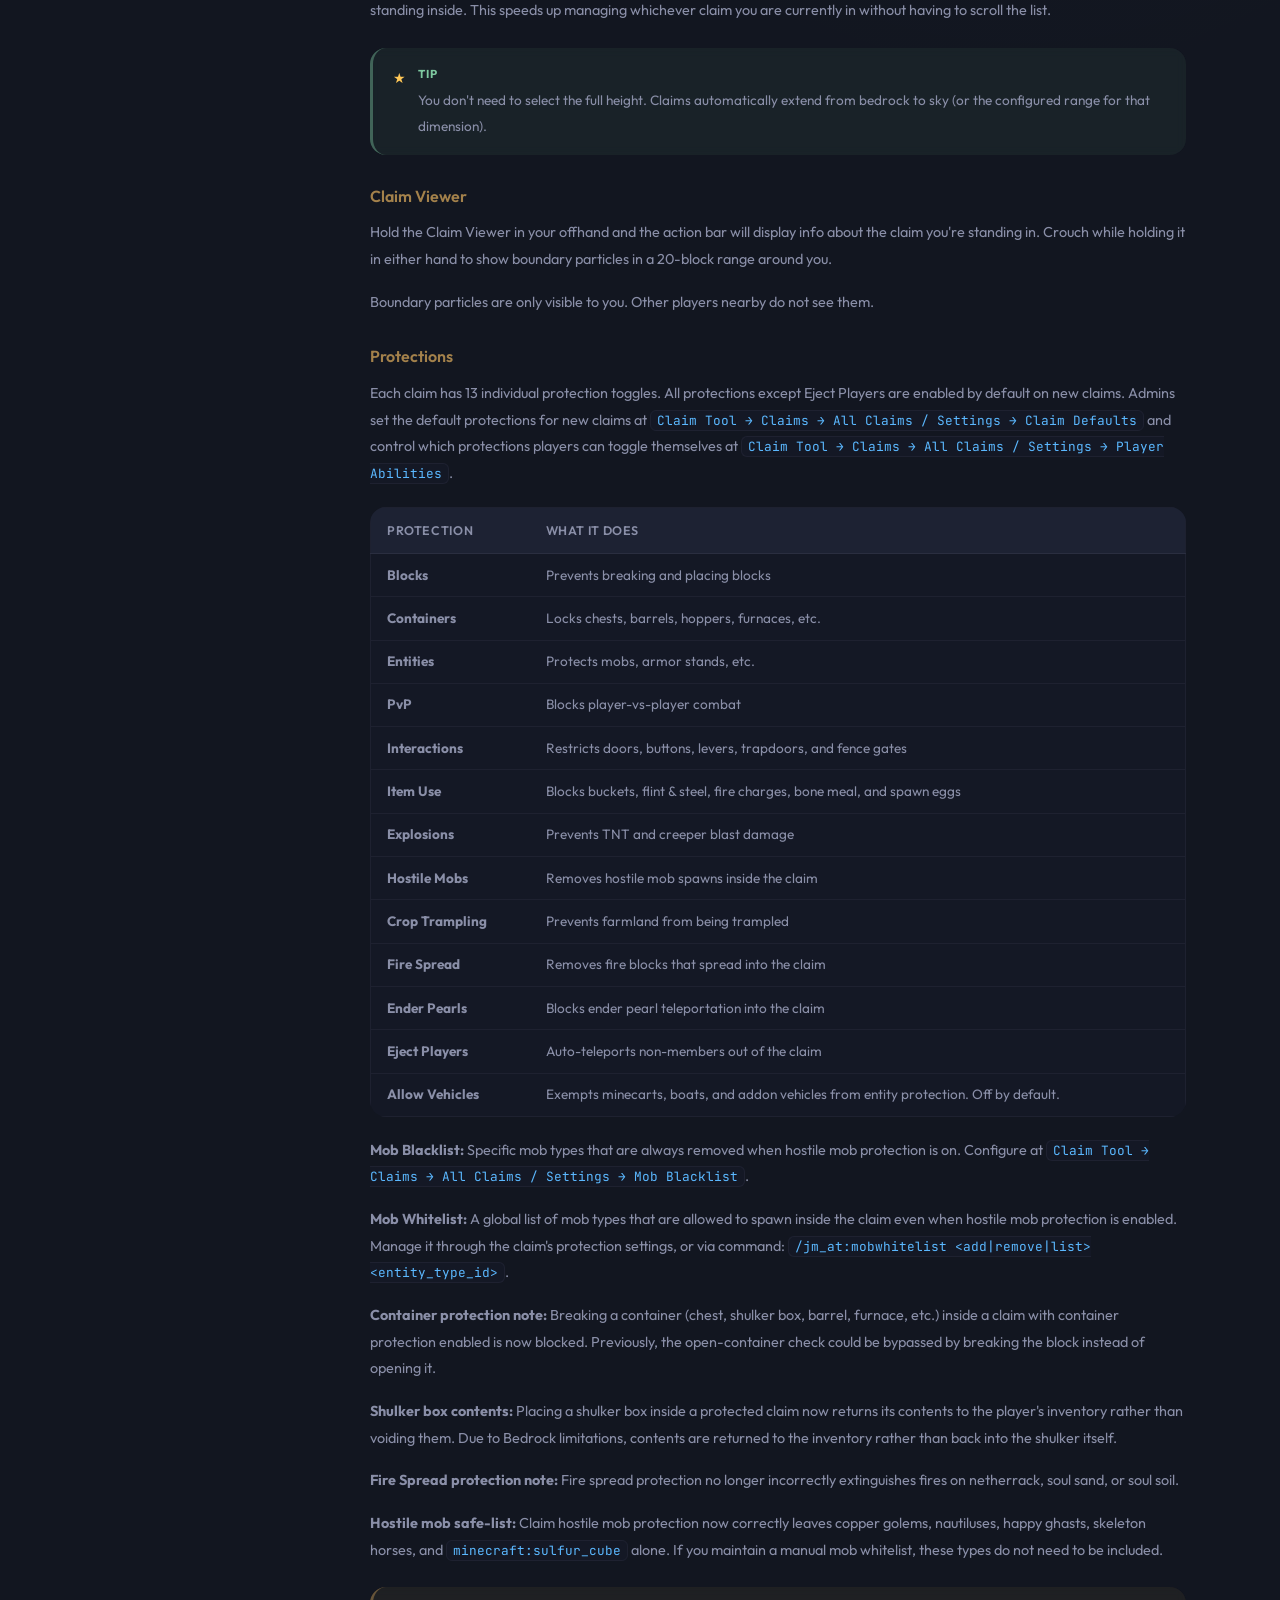
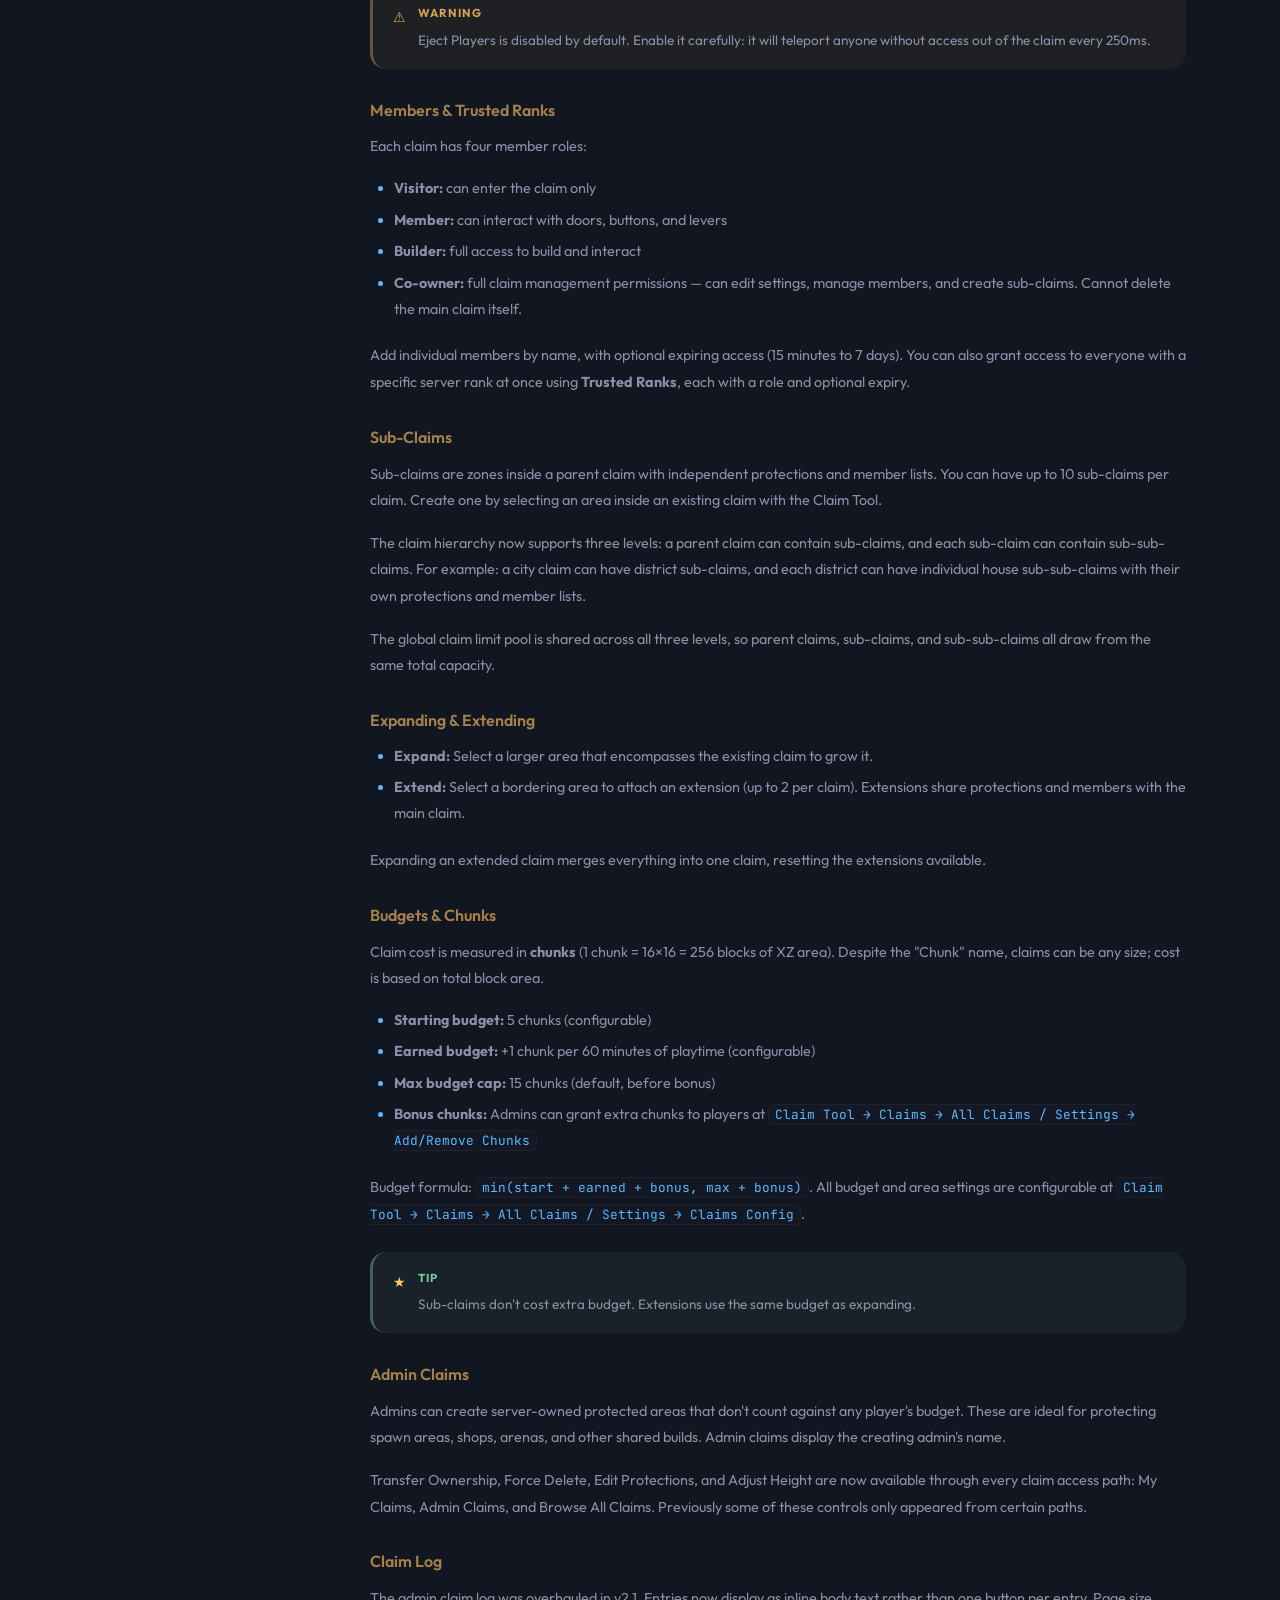
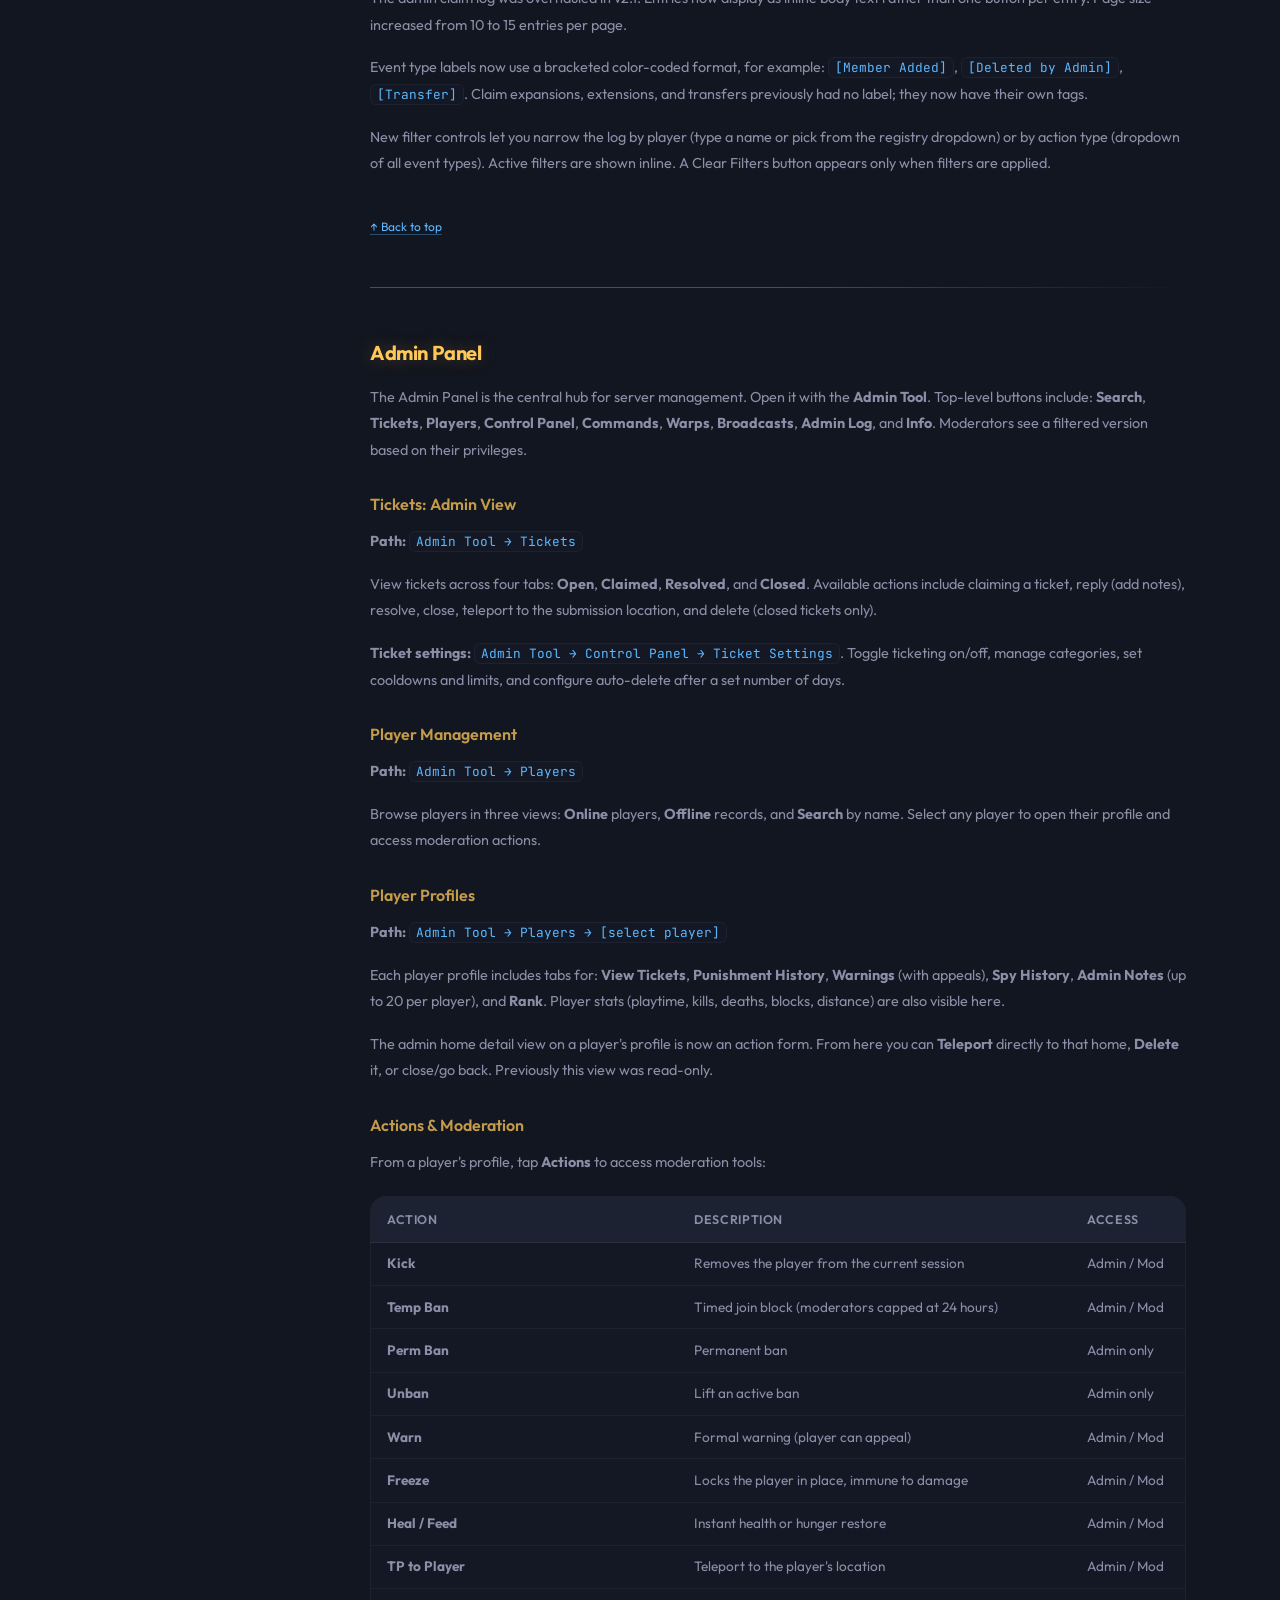
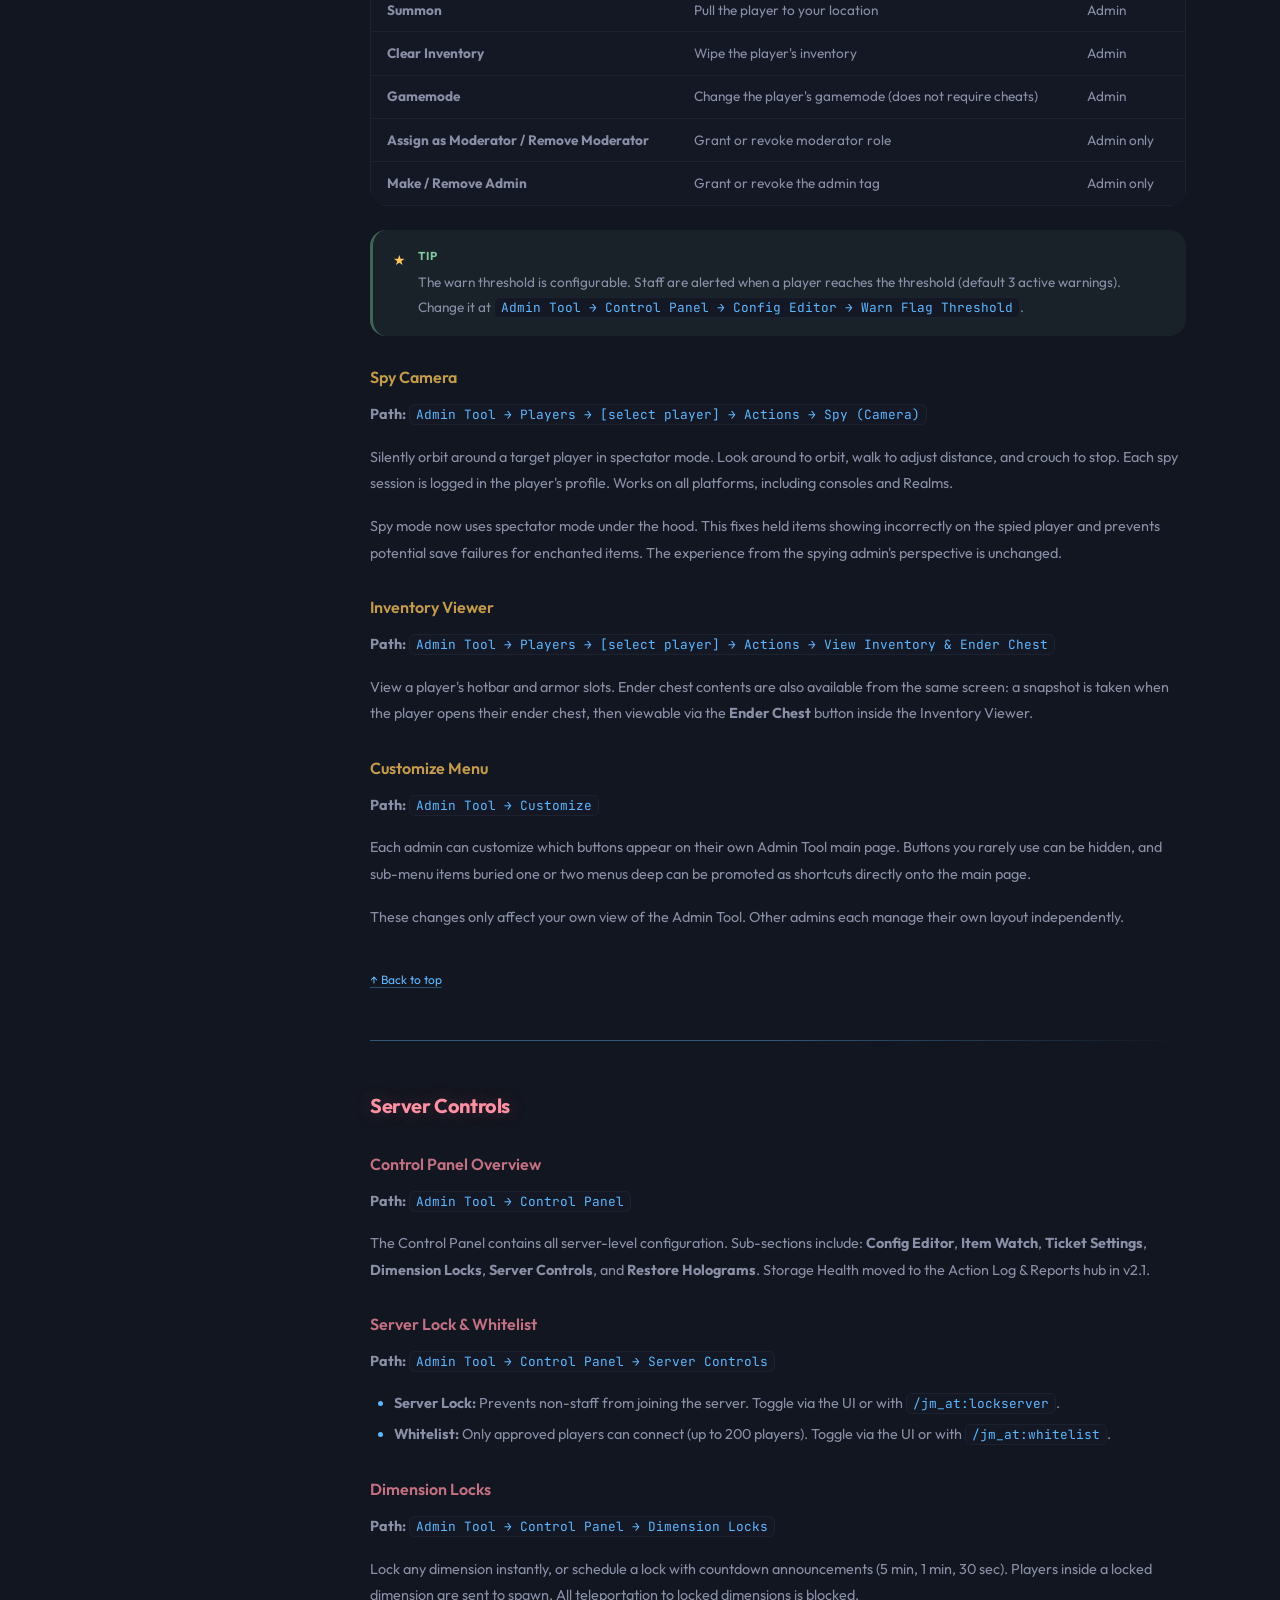
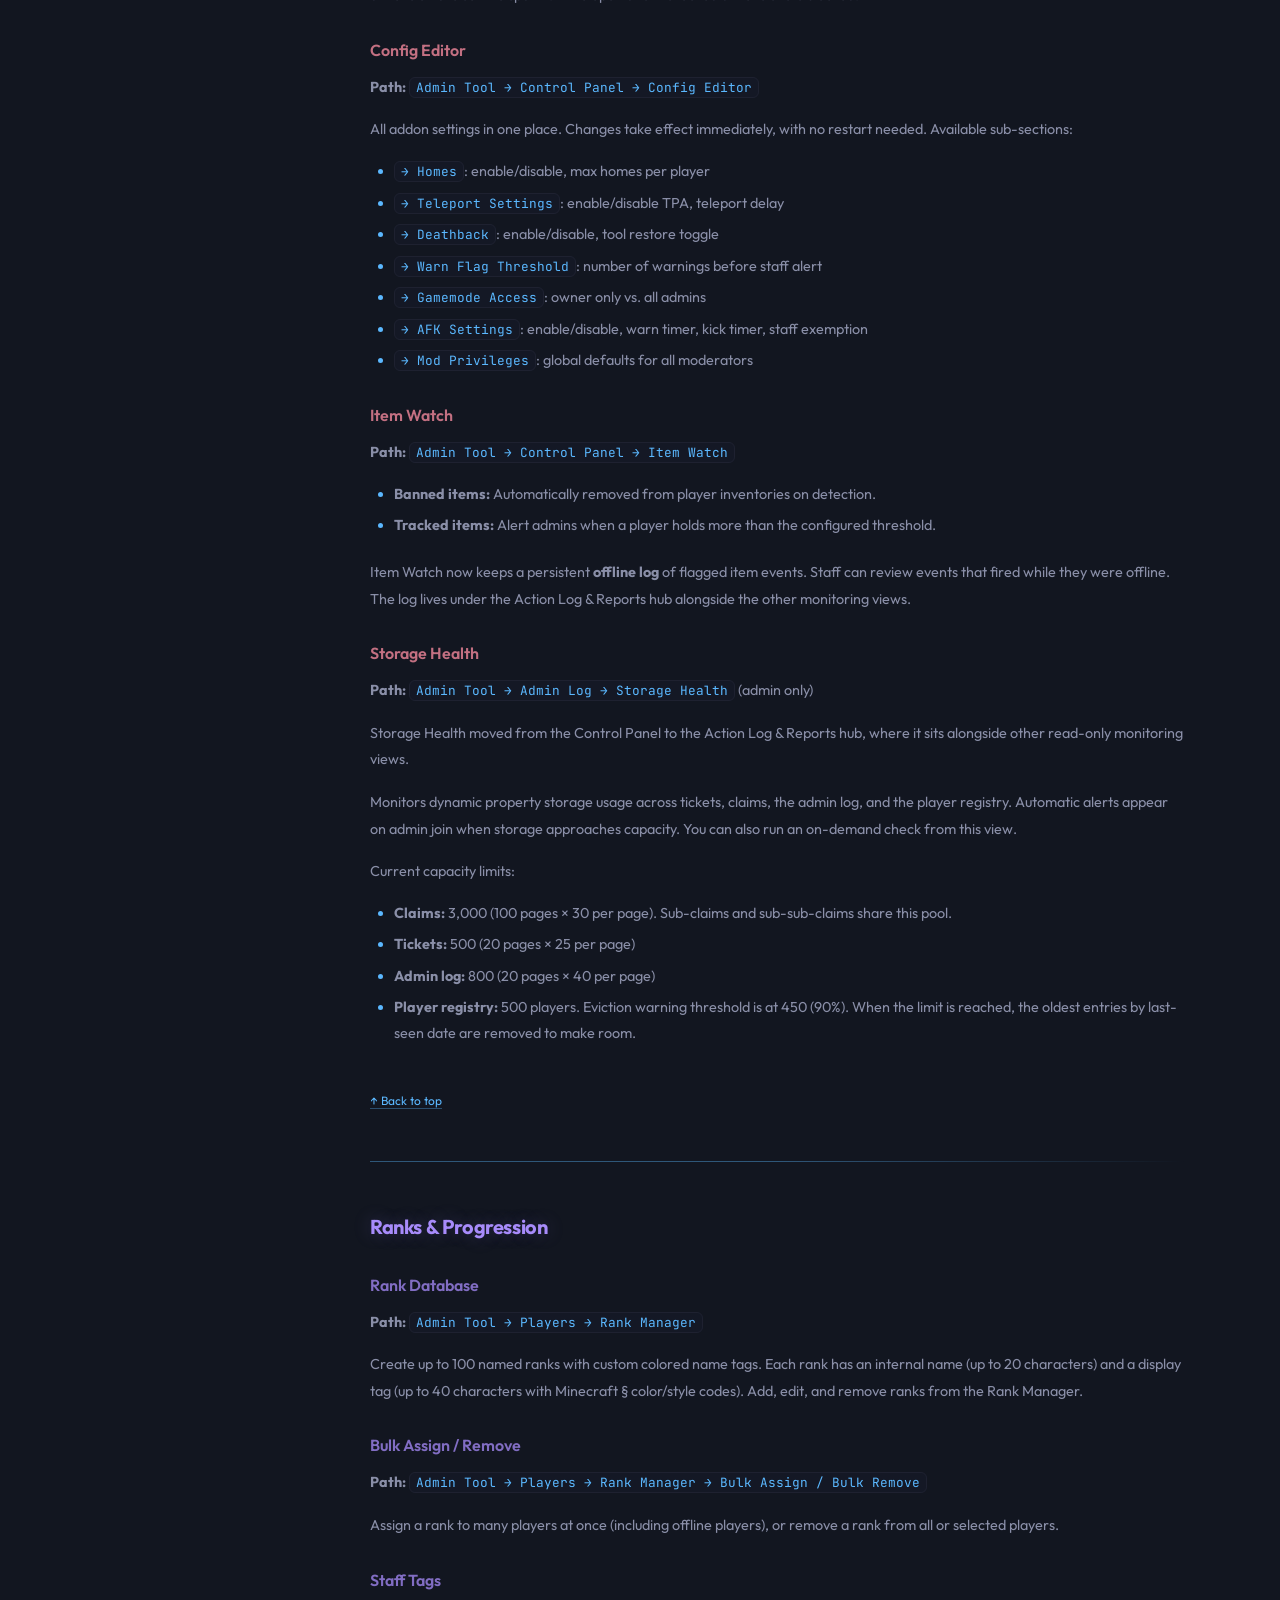
<file: addons/admintools.html>
<!doctype html>
<html lang="en">
  <head>
    <meta charset="UTF-8" />
    <meta name="viewport" content="width=device-width, initial-scale=1.0" />
    <title>Admin Tools | JM Addons</title>
    <meta
      name="description"
      content="Admin Tools is a complete in-game admin toolkit for Minecraft Bedrock — moderation, claims, ranks, and more, all configurable without editing files."
    />
    <link
      rel="canonical"
      href="https://jmaddons.support/addons/admintools.html"
    />
    <meta name="theme-color" content="#1e8fff" />
    <meta property="og:type" content="article" />
    <meta property="og:site_name" content="JM Addons" />
    <meta property="og:title" content="Admin Tools | JM Addons" />
    <meta
      property="og:description"
      content="Admin Tools is a complete in-game admin toolkit for Minecraft Bedrock — moderation, claims, ranks, and more, all configurable without editing files."
    />
    <meta
      property="og:url"
      content="https://jmaddons.support/addons/admintools.html"
    />
    <meta
      property="og:image"
      content="https://jmaddons.support/images/og-banner.png"
    />
    <meta property="og:image:width" content="1200" />
    <meta property="og:image:height" content="630" />
    <meta name="twitter:card" content="summary_large_image" />
    <meta name="twitter:title" content="Admin Tools | JM Addons" />
    <meta
      name="twitter:description"
      content="Admin Tools is a complete in-game admin toolkit for Minecraft Bedrock — moderation, claims, ranks, and more, all configurable without editing files."
    />
    <meta
      name="twitter:image"
      content="https://jmaddons.support/images/og-banner.png"
    />
    <link rel="apple-touch-icon" href="../images/logo.png" />
    <link rel="preconnect" href="https://fonts.googleapis.com" />
    <link rel="preconnect" href="https://fonts.gstatic.com" crossorigin />
    <link
      href="https://fonts.googleapis.com/css2?family=Press+Start+2P&family=Outfit:wght@400;500;600;700;800&family=JetBrains+Mono:wght@400;500&display=swap"
      rel="stylesheet"
    />
    <link rel="icon" type="image/png" href="../images/logo.png" />
    <link rel="stylesheet" href="../style.css" />
    <link rel="stylesheet" href="../search.css" />
    <script
      defer
      src="https://cloud.umami.is/script.js"
      data-website-id="94e442b6-0d47-4737-835d-95391824ef61"
    ></script>
    <style>
      .table-wrap {
        overflow-x: auto;
        margin: 1.25rem 0;
        border-radius: var(--radius-lg);
        scrollbar-width: thin;
        scrollbar-color: var(--border-mid) transparent;
      }
      .table-wrap::-webkit-scrollbar {
        height: 4px;
      }
      .table-wrap::-webkit-scrollbar-track {
        background: transparent;
      }
      .table-wrap::-webkit-scrollbar-thumb {
        background: var(--border-mid);
        border-radius: 4px;
      }
      .table-wrap::-webkit-scrollbar-thumb:hover {
        background: var(--text-muted);
      }
      @media (max-width: 800px) {
        .table-wrap {
          background:
            linear-gradient(to right, #141825, #141825) left / 16px 100%
              no-repeat,
            linear-gradient(to left, #141825, #141825) right / 16px 100%
              no-repeat,
            linear-gradient(to right, rgba(0, 0, 0, 0.35), transparent) left /
              40px 100% no-repeat,
            linear-gradient(to left, rgba(0, 0, 0, 0.35), transparent) right /
              40px 100% no-repeat;
          background-attachment: local, local, scroll, scroll;
        }
      }
      .doc-content table {
        width: 100%;
        min-width: 620px;
        border-collapse: collapse;
        font-size: 0.85rem;
        background: var(--bg-code);
        border: 1px solid var(--border);
        border-radius: var(--radius-lg);
      }
      .doc-content th {
        text-align: left;
        font-weight: 600;
        font-size: 0.78rem;
        color: var(--text-dim);
        text-transform: uppercase;
        letter-spacing: 0.05em;
        padding: 0.75rem 1rem;
        border-bottom: 1px solid var(--border-mid);
        background: var(--bg-raised);
        white-space: nowrap;
      }
      .doc-content td {
        padding: 0.6rem 1rem;
        color: var(--text-dim);
        border-bottom: 1px solid var(--border);
        vertical-align: top;
        line-height: 1.7;
      }
      .doc-content td:first-child,
      .doc-content td:nth-child(3) {
        white-space: nowrap;
      }
      .doc-content tr:last-child td {
        border-bottom: none;
      }
      .doc-content td code,
      .doc-content th code {
        font-family: var(--font-mono);
        font-size: 0.78rem;
        color: var(--blue);
        background: var(--bg-code);
        border: 1px solid var(--border);
        padding: 1px 6px;
        border-radius: var(--radius);
      }
      .back-to-top {
        display: inline-block;
        font-size: 0.75rem;
        color: var(--text-muted);
        margin-top: 1.5rem;
        transition: color var(--transition-base);
      }
      .back-to-top:hover {
        color: var(--gold);
      }
      /* Collapsible sidebar sections */
      .sidebar-nav > li.has-children > a {
        display: flex;
        align-items: center;
        justify-content: space-between;
        cursor: pointer;
      }
      .sidebar-nav > li.has-children > a::after {
        content: "";
        width: 6px;
        height: 6px;
        border-right: 1.5px solid var(--text-muted);
        border-bottom: 1.5px solid var(--text-muted);
        transform: rotate(-45deg);
        transition: transform 0.2s var(--ease-out);
        flex-shrink: 0;
        margin-left: 0.5rem;
      }
      .sidebar-nav > li.has-children.open > a::after {
        transform: rotate(45deg);
      }
      .sidebar-nav > li.has-children > .sidebar-subnav {
        display: none;
      }
      .sidebar-nav > li.has-children.open > .sidebar-subnav {
        display: flex;
      }
      .section-divider {
        border: none;
        height: 1px;
        background: linear-gradient(
          to right,
          var(--gold),
          var(--blue),
          transparent
        );
        margin: 3rem 0 0;
        opacity: 0.4;
      }
    </style>
  </head>
  <body>
    <a href="#main-content" class="skip-link">Skip to content</a>
    <header class="site-header">
      <div class="header-inner">
        <a href="../index.html" class="logo">
          <img src="../images/logo.png" alt="JM Addons" class="logo-icon" />
          <span class="logo-pixel">JM Addons</span>
        </a>
        <div class="search-wrapper">
          <div class="search-input-wrap">
            <svg
              class="search-icon"
              width="16"
              height="16"
              viewBox="0 0 24 24"
              fill="none"
              stroke="currentColor"
              stroke-width="2"
              stroke-linecap="round"
              stroke-linejoin="round"
            >
              <circle cx="11" cy="11" r="8" />
              <line x1="21" y1="21" x2="16.65" y2="16.65" />
            </svg>
            <input
              type="text"
              class="search-input"
              placeholder="Search docs..."
              aria-label="Search documentation"
              aria-expanded="false"
              autocomplete="off"
            />
            <kbd class="search-kbd">/</kbd>
          </div>
          <div
            class="search-results"
            role="listbox"
            aria-label="Search results"
            hidden
          ></div>
        </div>
        <button
          class="nav-toggle"
          aria-label="Toggle navigation"
          aria-expanded="false"
        >
          <span class="nav-toggle-bar"></span>
          <span class="nav-toggle-bar"></span>
          <span class="nav-toggle-bar"></span>
        </button>
        <nav class="top-nav">
          <a href="../index.html" class="nav-link active">Docs</a>
          <a
            href="https://www.curseforge.com/members/jm_addons/projects"
            class="nav-link nav-curseforge"
            target="_blank"
            rel="noopener noreferrer"
            >CurseForge</
          >
          <a
            href="https://discord.gg/ZsrM5HqHdS"
            class="nav-link nav-discord"
            target="_blank"
            rel="noopener noreferrer"
            >Discord</
          >
          <a
            href="https://buymeacoffee.com/jm1775"
            class="nav-link nav-donate"
            target="_blank"
            rel="noopener noreferrer"
            >Donate</a
          >
        </nav>
      </div>
    </header>

    <div class="page-layout" id="main-content">
      <aside class="sidebar">
        <a href="../index.html" class="sidebar-back">← All Addons</a>

        <div class="sidebar-section">
          <span class="sidebar-label">On this page</span>
          <ul class="sidebar-nav">
            <li><a href="#overview" class="active">Overview</a></li>
            <li>
              <a href="#getting-started">Getting Started</a>
              <ul class="sidebar-subnav">
                <li><a href="#installation">Installation</a></li>
                <li><a href="#first-launch">First Launch</a></li>
                <li><a href="#items-recipes">Items & Recipes</a></li>
                <li><a href="#elevator-block">Elevator Block</a></li>
              </ul>
            </li>
            <li>
              <a href="#roles-permissions">Roles & Permissions</a>
              <ul class="sidebar-subnav">
                <li><a href="#permission-tiers">Permission Tiers</a></li>
                <li>
                  <a href="#moderator-privileges">Moderator Privileges</a>
                </li>
                <li>
                  <a href="#owner-menu-visibility">Owner Menu Visibility</a>
                </li>
              </ul>
            </li>
            <li>
              <a href="#player-features">Player Features</a>
              <ul class="sidebar-subnav">
                <li><a href="#player-tool">Player Tool Menu</a></li>
                <li><a href="#tickets-warnings">Tickets/Warnings</a></li>
                <li><a href="#homes">Homes</a></li>
                <li><a href="#warps">Warps</a></li>
                <li><a href="#tpa">Teleport</a></li>
                <li><a href="#deathback">Deathback</a></li>
                <li><a href="#player-stats">Player Stats</a></li>
              </ul>
            </li>
            <li>
              <a href="#land-claims">Land Claims</a>
              <ul class="sidebar-subnav">
                <li><a href="#creating-claims">Creating Claims</a></li>
                <li><a href="#claim-viewer">Claim Viewer</a></li>
                <li><a href="#protections">Protections</a></li>
                <li><a href="#members-trusted">Members & Trusted</a></li>
                <li><a href="#sub-claims">Sub-Claims</a></li>
                <li><a href="#expand-extend">Expanding & Extending</a></li>
                <li><a href="#budgets">Budgets & Chunks</a></li>
                <li><a href="#admin-claims">Admin Claims</a></li>
                <li><a href="#claim-log">Claim Log</a></li>
              </ul>
            </li>
            <li>
              <a href="#admin-panel">Admin Panel</a>
              <ul class="sidebar-subnav">
                <li><a href="#tickets-admin">Tickets (Admin)</a></li>
                <li><a href="#player-management">Player Management</a></li>
                <li><a href="#player-profiles">Player Profiles</a></li>
                <li><a href="#actions-moderation">Actions & Moderation</a></li>
                <li><a href="#spy-camera">Spy Camera</a></li>
                <li><a href="#inventory-viewer">Inventory Viewer</a></li>
                <li><a href="#customize-menu">Customize Menu</a></li>
              </ul>
            </li>
            <li>
              <a href="#server-controls">Server Controls</a>
              <ul class="sidebar-subnav">
                <li><a href="#control-panel">Control Panel</a></li>
                <li><a href="#server-lock">Server Lock & Whitelist</a></li>
                <li><a href="#dimension-locks">Dimension Locks</a></li>
                <li><a href="#config-editor">Config Editor</a></li>
                <li><a href="#item-watch">Item Watch</a></li>
                <li><a href="#storage-health">Storage Health</a></li>
              </ul>
            </li>
            <li>
              <a href="#ranks-progression">Ranks & Progression</a>
              <ul class="sidebar-subnav">
                <li><a href="#rank-database">Rank Database</a></li>
                <li><a href="#bulk-assign">Bulk Assign/Remove</a></li>
                <li><a href="#staff-tags">Staff Tags</a></li>
                <li><a href="#playtime-ranks">Playtime Ranks</a></li>
              </ul>
            </li>
            <li>
              <a href="#broadcasts-logging">Broadcasts & Logging</a>
              <ul class="sidebar-subnav">
                <li><a href="#broadcasts">Broadcasts</a></li>
                <li><a href="#admin-log">Action Log</a></li>
                <li><a href="#saved-commands">Saved Commands</a></li>
                <li><a href="#quick-run">Quick Run</a></li>
              </ul>
            </li>
            <li><a href="#holograms">Holograms</a></li>
            <li><a href="#chest-sorter">Chest Sorter</a></li>
            <li><a href="#afk-detection">AFK Detection</a></li>
            <li><a href="#custom-commands">Custom Commands</a></li>
            <li><a href="#troubleshooting">Troubleshooting & FAQ</a></li>
          </ul>
        </div>
      </aside>

      <main class="doc-content">
        <div class="doc-header">
          <div class="doc-title-row">
            <h1 class="doc-title">Admin Tools</h1>
            <a
              href="https://www.curseforge.com/members/jm_addons/projects"
              class="download-btn"
              target="_blank"
              rel="noopener noreferrer"
              >↓ Download on CurseForge</a
            >
          </div>
          <p class="doc-desc">
            A complete in-game admin toolkit for Minecraft Bedrock, covering
            player moderation, ticketing, land claims, ranks, teleportation, and
            server management. Everything is configurable in-game, with no
            config files needed. Achievement friendly.
          </p>
          <div class="doc-meta">
            <div class="meta-pill">
              <span class="meta-label">Version</span>
              <span class="meta-value">2.1</span>
            </div>
            <div class="meta-pill">
              <span class="meta-label">Namespace</span>
              <span class="meta-value">jm_at:</span>
            </div>
            <div class="meta-pill">
              <span class="meta-label">Bedrock</span>
              <span class="meta-value">1.26.10+</span>
            </div>
            <div class="meta-pill">
              <span class="meta-label">Script API</span>
              <span class="meta-value"
                >@minecraft/server 2.6.0, @minecraft/server-ui 2.0.0</span
              >
            </div>
          </div>
        </div>

        <!-- ======================== Overview ======================== -->

        <h2 id="overview">Overview</h2>
        <p>
          Admin Tools is a complete in-game admin panel for Minecraft Bedrock
          servers and realms. It gives you full control over player moderation,
          ticketing, land claims, ranks, teleportation, and server settings, all
          through clean in-game menus. No config files, no command memorization,
          no external tools.
        </p>
        <p>
          Everything runs on the Script API with zero experimental features.
          Cheats stay off, achievements stay on. Whether you're running a small
          realm with friends or a larger server, Admin Tools takes care of the
          management side so you can focus on your world.
        </p>
        <p>
          v2.1 adds: the Elevator Block, co-owner trust level, sub-sub-claims,
          Quick Run, Customize Menu, owner-controlled server-wide menu
          visibility, a reworked action log, pinned warps, mount carry on
          teleport, hologram limit raised to 100, and more.
        </p>

        <div class="callout">
          <span class="callout-icon">★</span>
          <div class="callout-body">
            <span class="callout-label">Achievement Friendly</span>
            <p>
              This addon works without enabling cheats or turning off
              achievements. All core features are accessible through in-game
              menus, including gamemode changes.
            </p>
          </div>
        </div>

        <div class="callout warn">
          <span class="callout-icon">⚠</span>
          <div class="callout-body">
            <span class="callout-label">Need help?</span>
            <p>
              This is a large addon with a lot of features. If you run into
              trouble or have questions not covered here, visit my
              <a
                href="https://discord.gg/ZsrM5HqHdS"
                target="_blank"
                rel="noopener noreferrer"
                >Discord</a
              >.
            </p>
          </div>
        </div>

        <a href="#" class="back-to-top">↑ Back to top</a>
        <hr class="section-divider" />

        <!-- ======================== Getting Started ======================== -->

        <h2 id="getting-started">Getting Started</h2>

        <h3 id="installation">Installation</h3>

        <div class="callout">
          <span class="callout-icon">★</span>
          <div class="callout-body">
            <span class="callout-label">Setup</span>
            <p>
              New here? See the
              <a href="../installation.html">Installation & Updating</a> guide
              for general addon installation steps.
            </p>
          </div>
        </div>

        <ol class="steps">
          <li>
            <span
              >Download the <code>.mcaddon</code> file from CurseForge.</span
            >
          </li>
          <li>
            <span
              >Open it. Minecraft imports both the behavior pack and resource
              pack automatically.</span
            >
          </li>
          <li>
            <span
              >Create or open a world → Add-Ons → Enable both "Admin Tools (BP)"
              and "Admin Tools (RP)".</span
            >
          </li>
          <li>
            <span
              >Load in. Operators receive the
              <strong>Admin Tool</strong> automatically on first join.</span
            >
          </li>
          <li>
            <span
              >The first admin to open the Admin Tool becomes the
              <strong>Owner</strong>.</span
            >
          </li>
        </ol>

        <div class="callout">
          <span class="callout-icon">★</span>
          <div class="callout-body">
            <span class="callout-label">Tip</span>
            <p>
              You can change the owner later with the
              <code>/jm_at:transferowner</code> command or
              <code>/jm_at:resetowner</code> to clear it.
            </p>
          </div>
        </div>

        <div class="callout warn">
          <span class="callout-icon">⚠</span>
          <div class="callout-body">
            <span class="callout-label">Version</span>
            <p>Requires Minecraft Bedrock 1.26.10 or newer.</p>
          </div>
        </div>

        <h3 id="first-launch">First Launch</h3>
        <p>
          When you first load into a world with Admin Tools enabled, operators
          receive the <strong>Admin Tool</strong> and
          <strong>Player Tool</strong>
          automatically. All players receive the Player Tool on first join.
        </p>
        <p>
          Use the <strong>Admin Tool</strong> to open the Admin Panel, and the
          <strong>Player Tool</strong> to open the Player Menu. These are your
          two main entry points, and everything in the addon branches out from
          these menus.
        </p>
        <p>
          The resource pack includes a subpack option for button styling: choose
          between <strong>Default Buttons</strong> and
          <strong>Smooth Buttons</strong>
          in your world's resource pack settings. This changes the look of
          in-game form buttons.
        </p>

        <h3 id="items-recipes">Items & Recipes</h3>
        <p>
          Admin Tools adds seven custom items. All recipes are also viewable
          in-game through the Info pages on both the Admin Tool and Player Tool.
        </p>

        <div class="table-wrap">
          <table>
            <thead>
              <tr>
                <th>Item</th>
                <th>Recipe</th>
                <th>Access</th>
                <th>Purpose</th>
              </tr>
            </thead>
            <tbody>
              <tr>
                <td><strong>Admin Tool</strong></td>
                <td>Plank + Log (shaped, vertical)</td>
                <td>Staff only</td>
                <td>Opens the Admin Panel (or Moderator Panel for mods)</td>
              </tr>
              <tr>
                <td><strong>Player Tool</strong></td>
                <td>Paper + Redstone (shaped, vertical)</td>
                <td>All players</td>
                <td>
                  Opens the Player Menu (tickets, homes, warps, TPA, deathback,
                  stats)
                </td>
              </tr>
              <tr>
                <td><strong>Claim Tool</strong></td>
                <td>Stick + Stick + Wool (shaped)</td>
                <td>All players</td>
                <td>Select corners to create and manage land claims</td>
              </tr>
              <tr>
                <td><strong>Claim Viewer</strong></td>
                <td>4× Lapis Lazuli + Glass (shaped, diamond pattern)</td>
                <td>All players</td>
                <td>View claim boundaries with particles</td>
              </tr>
              <tr>
                <td><strong>Hologram Tool</strong></td>
                <td>Sign + Glow Ink Sac (shapeless)</td>
                <td>Admins only</td>
                <td>Place and edit floating text displays</td>
              </tr>
              <tr>
                <td><strong>Chest Sorter</strong></td>
                <td>Iron Ingot + Chest + Iron Ingot (shaped, vertical)</td>
                <td>All players</td>
                <td>Sort any chest's contents alphabetically</td>
              </tr>
              <tr>
                <td><strong>Elevator Block</strong></td>
                <td>4× Iron Ingot + Piston (shaped, diamond pattern)</td>
                <td>All players</td>
                <td>Teleport vertically between stacked elevator pads</td>
              </tr>
            </tbody>
          </table>
        </div>

        <h3 id="elevator-block">Elevator Block</h3>
        <p>
          The Elevator Block is a craftable block that lets players move
          vertically between floors without stairs or ladders. Jump while
          standing on a pad to go up; sneak while standing on a pad to go down.
        </p>
        <p>
          Stack two or more pads in the same column and the block handles the
          rest. The maximum distance between pads is 128 blocks. If no pad is
          found within that range in the triggered direction, nothing happens.
        </p>
        <p>
          Recipe: <strong>4× Iron Ingot + Piston</strong> (shaped, diamond
          pattern). Also viewable in-game through the Info menus on both the
          Admin Tool and Player Tool.
        </p>
        <p>
          No special claim rules apply. The Elevator Block breaks like any other
          block and respects claim protection — players without build access
          cannot break or place pads inside a protected claim.
        </p>

        <a href="#" class="back-to-top">↑ Back to top</a>
        <hr class="section-divider" />

        <!-- ======================== Roles & Permissions ======================== -->

        <h2 id="roles-permissions">Roles & Permissions</h2>

        <h3 id="permission-tiers">Permission Tiers</h3>
        <p>
          Admin Tools uses a four-tier permission system. Understanding these
          tiers is key to knowing who can do what on your server.
        </p>

        <ol class="steps">
          <li>
            <span
              ><strong>Player:</strong> All players. Can use the Player Tool to
              submit tickets, manage homes, use warps, TPA, deathback, view
              stats, and create land claims.</span
            >
          </li>
          <li>
            <span
              ><strong>Moderator:</strong> Assigned by admins via
              <code
                >Admin Tool → Players → [select player] → Actions → Assign as
                Moderator</code
              >. Sees a limited "Moderator Panel" based on their privileges.
              Cannot be an operator.</span
            >
          </li>
          <li>
            <span
              ><strong>Admin:</strong> Anyone with operator permissions (op
              level &gt; 0), a player permission level above Member, or the
              <code>admin</code> tag. Admins can be assigned via
              <code
                >Admin Tool → Players → [select player] → Actions → Make
                Admin</code
              >. Admins have full access to the Admin Panel.</span
            >
          </li>
          <li>
            <span
              ><strong>Owner:</strong> The first admin to open the Admin Tool.
              One owner at a time. Has exclusive abilities and protections like
              disabling the game mode button, clearing the admin log, ban/spy
              protection, and more.</span
            >
          </li>
        </ol>

        <h3 id="moderator-privileges">Moderator Privileges</h3>
        <p>
          Moderator privileges are configurable both globally and per-individual
          moderator. Global defaults apply to all mods, but you can override
          specific permissions for each moderator individually.
        </p>
        <p>
          <strong>Global defaults:</strong>
          <code
            >Admin Tool → Control Panel → Config Editor → Mod Privileges</code
          >
        </p>
        <p>
          <strong>Per-moderator overrides:</strong>
          <code
            >Admin Tool → Players → [select mod] → Actions → Manage
            Privileges</code
          >
        </p>

        <p><strong>Enabled by default:</strong></p>
        <ul>
          <li>Tickets</li>
          <li>Warn</li>
          <li>Kick</li>
          <li>Temp Ban (max 24 hours)</li>
          <li>Freeze</li>
          <li>Heal / Feed</li>
          <li>TP to Player</li>
          <li>Spy Camera</li>
          <li>View Inventory</li>
          <li>Punishment History</li>
        </ul>

        <p><strong>Disabled by default</strong> (admins can enable):</p>
        <ul>
          <li>Server Controls</li>
          <li>Ticket Settings</li>
          <li>Dimension Locks</li>
          <li>Config Editor</li>
          <li>Item Watch</li>
          <li>Commands</li>
          <li>Warps</li>
          <li>Broadcasts</li>
          <li>Summon</li>
          <li>Gamemode</li>
          <li>Admin Notes</li>
          <li>Rank Panel</li>
          <li>Rank Manager</li>
          <li>Clear Inventory</li>
          <li>Claim Bypass</li>
        </ul>

        <h3 id="owner-menu-visibility">Owner Menu Visibility</h3>
        <p>
          The server owner can hide optional top-level buttons from the Admin
          Tool main page server-wide. A hidden button disappears from every
          admin's main page, not just the owner's.
        </p>
        <p>
          Separately, disabling a player-facing feature (Tickets, Warps, etc.)
          through the Config Editor now also hides that button from every
          player's Player Tool menu automatically. Previously the button stayed
          visible even when the feature was turned off.
        </p>

        <a href="#" class="back-to-top">↑ Back to top</a>
        <hr class="section-divider" />

        <!-- ======================== Player Features ======================== -->

        <h2 id="player-features">Player Features</h2>
        <p>
          These features are available to all players through the
          <strong>Player Tool</strong>.
        </p>

        <h3 id="player-tool">Player Tool Menu</h3>
        <p>
          Hold the Player Tool and use it (right-click / interact button) to
          open the Player Menu. The Player Tool can be crafted with
          <strong>Paper + Redstone</strong> (shaped, vertical) or is given
          automatically on first join.
        </p>
        <p>
          The menu contains buttons for: <strong>Tickets/Warnings</strong>,
          <strong>Homes</strong>, <strong>Warps</strong>, <strong>TPA</strong>,
          <strong>Deathback</strong>, <strong>My Stats</strong>, and
          <strong>Info</strong>.
        </p>

        <h3 id="tickets-warnings">Tickets/Warnings</h3>
        <p>
          <strong>Submitting a ticket:</strong>
          <code>Player Tool → Tickets/Warnings → Submit Ticket</code>. Pick a
          category, describe the issue, and submit. Categories are configurable
          by admins at
          <code
            >Admin Tool → Control Panel → Ticket Settings → Manage
            Categories</code
          >.
        </p>
        <p>
          There's a cooldown between submissions (default 2 minutes) and a
          maximum number of open tickets per player (default: 5).
        </p>
        <p><strong>Ticket lifecycle:</strong></p>
        <ol class="steps">
          <li>
            <span
              ><strong>Open:</strong> Ticket submitted, waiting for staff.</span
            >
          </li>
          <li>
            <span
              ><strong>Claimed:</strong> A staff member has picked it up.</span
            >
          </li>
          <li>
            <span><strong>Resolved:</strong> Staff marked it as resolved.</span>
          </li>
          <li>
            <span
              ><strong>Closed:</strong> Player viewed the resolution, ticket
              auto-closes.</span
            >
          </li>
        </ol>
        <p>
          <strong>Viewing warnings:</strong>
          <code>Player Tool → Tickets/Warnings</code>. View active warnings,
          acknowledge them, and submit appeals. Admins review appeals and can
          accept or deny them.
        </p>

        <div class="callout">
          <span class="callout-icon">★</span>
          <div class="callout-body">
            <span class="callout-label">Tip</span>
            <p>Resolved tickets auto-close once you view them.</p>
          </div>
        </div>

        <h3 id="homes">Homes</h3>
        <p><strong>Path:</strong> <code>Player Tool → Homes</code></p>
        <p>
          Save locations as named home points, then teleport back to them
          anytime. Players can save up to a configurable number of homes
          (default 3, max 20). Each home can be assigned one of 11 color icons
          for organization.
        </p>
        <p>
          You can also teleport to your bed spawn from the Homes menu. There's a
          short teleport delay (3 seconds by default but can be configured), and
          teleportation cancels if you move during the countdown.
        </p>
        <p>
          The <strong>Update Home</strong> button on each home's detail view
          moves the saved home to your current location without deleting and
          recreating it.
        </p>
        <p>
          Teleporting to a home brings your mount (horse, mule, camel, llama,
          pig, or strider) and nearby parrots along with you. This also applies
          to warps, TPA, summon, and dimension-lock ejection.
        </p>
        <p>
          Admins can enable or disable homes at
          <code>Admin Tool → Control Panel → Config Editor → Homes</code>.
        </p>

        <h3 id="warps">Warps</h3>
        <p><strong>Path:</strong> <code>Player Tool → Warps</code></p>
        <p>
          Server-wide teleport points created by admins at
          <code>Admin Tool → Warps</code>. Players can browse and teleport to
          any public warp. Warps show dimension icons so you know where you're
          going, and staff-only warps are hidden from regular players.
          Teleportation to locked dimensions is blocked. Mount carry applies
          here too (see <a href="#homes">Homes</a>).
        </p>
        <p>
          Warps can be <strong>pinned</strong> so they always appear at the top
          of the list. Pinned warps are useful for spawn or other
          frequently-used destinations. Both pinned and unpinned warps can be
          reordered within their respective groups.
        </p>

        <h3 id="tpa">Teleport</h3>
        <p><strong>Path:</strong> <code>Player Tool → Teleport</code></p>
        <p>
          Send teleport requests to other online players. Requests expire after
          60 seconds. Both players must stay still during the teleport
          countdown; moving cancels the teleport. Mount carry applies here too
          (see <a href="#homes">Homes</a>).
        </p>
        <p>
          The <strong>Last Location</strong> button inside the Teleport submenu
          sends you back to your most recent location before your last teleport.
        </p>
        <p>
          The countdown now cleanly cancels if the requesting player moves or
          disconnects. Previously there were edge cases where it could continue
          after they had left.
        </p>
        <p>
          Admins can enable or disable this feature at
          <code
            >Admin Tool → Control Panel → Config Editor → Teleport
            Settings</code
          >.
        </p>

        <h3 id="deathback">Deathback</h3>
        <p><strong>Path:</strong> <code>Player Tool → Deathback</code></p>
        <p>
          Return to the location where you last died. The addon tracks your
          death point automatically. If the death location is unsafe (lava,
          fire, void), you'll see a warning before teleporting.
        </p>
        <p>
          The tool restore setting is now a three-way option instead of a simple
          on/off toggle:
        </p>
        <ul>
          <li><strong>Never:</strong> tools are never re-given on respawn</li>
          <li>
            <strong>Always:</strong> the Player Tool and Admin Tool are always
            re-given
          </li>
          <li>
            <strong>Only if held at death:</strong> tools are only re-given if
            you were holding them when you died
          </li>
        </ul>
        <p>
          Configure at
          <code>Admin Tool → Control Panel → Config Editor → Deathback</code>.
        </p>

        <h3 id="player-stats">Player Stats</h3>
        <p><strong>Path:</strong> <code>Player Tool → My Stats</code></p>
        <p>
          Stats are tracked automatically for every player: playtime, mob kills,
          player kills, deaths, blocks mined, blocks placed, and distance
          traveled. Your stats are visible to you through "My Stats" and to
          admins through player profiles.
        </p>
        <p>
          <strong>Note:</strong> Stats are only tracked while the Admin Tools
          addon is enabled in the world.
        </p>

        <a href="#" class="back-to-top">↑ Back to top</a>
        <hr class="section-divider" />

        <!-- ======================== Land Claims ======================== -->

        <h2 id="land-claims">Land Claims</h2>
        <p>
          Players and admins can claim and protect land using two items: the
          <strong>Claim Tool</strong> (select corners) and the
          <strong>Claim Viewer</strong> (see boundaries). Claims protect your
          builds from griefing with configurable protections. Everything is
          managed through in-game menus.
        </p>

        <h3 id="creating-claims">Creating Claims</h3>
        <ol class="steps">
          <li>
            <span>Hold the <strong>Claim Tool</strong>.</span>
          </li>
          <li>
            <span><strong>Crouch + Hit</strong> a block to set Corner 1.</span>
          </li>
          <li>
            <span
              ><strong>Crouch + Interact</strong> on a block to set Corner
              2.</span
            >
          </li>
          <li>
            <span
              >Open the Claim Tool (use it normally, without crouching) to open
              the Claims menu.</span
            >
          </li>
          <li>
            <span>Tap <strong>Confirm Pending Claim</strong>.</span>
          </li>
        </ol>
        <p>
          The system auto-detects if your selection is inside, around, or
          bordering an existing claim and handles it accordingly.
        </p>
        <p>
          In any claims list view (My Claims, Admin Claims, Browse All), a
          <strong>Current Claim</strong> button instantly selects the claim you
          are physically standing inside. This speeds up managing whichever
          claim you are currently in without having to scroll the list.
        </p>

        <div class="callout">
          <span class="callout-icon">★</span>
          <div class="callout-body">
            <span class="callout-label">Tip</span>
            <p>
              You don't need to select the full height. Claims automatically
              extend from bedrock to sky (or the configured range for that
              dimension).
            </p>
          </div>
        </div>

        <h3 id="claim-viewer">Claim Viewer</h3>
        <p>
          Hold the Claim Viewer in your offhand and the action bar will display
          info about the claim you're standing in. Crouch while holding it in
          either hand to show boundary particles in a 20-block range around you.
        </p>
        <p>
          Boundary particles are only visible to you. Other players nearby do
          not see them.
        </p>

        <h3 id="protections">Protections</h3>
        <p>
          Each claim has 13 individual protection toggles. All protections
          except Eject Players are enabled by default on new claims. Admins set
          the default protections for new claims at
          <code
            >Claim Tool → Claims → All Claims / Settings → Claim Defaults</code
          >
          and control which protections players can toggle themselves at
          <code
            >Claim Tool → Claims → All Claims / Settings → Player
            Abilities</code
          >.
        </p>

        <div class="table-wrap">
          <table>
            <thead>
              <tr>
                <th>Protection</th>
                <th>What It Does</th>
              </tr>
            </thead>
            <tbody>
              <tr>
                <td><strong>Blocks</strong></td>
                <td>Prevents breaking and placing blocks</td>
              </tr>
              <tr>
                <td><strong>Containers</strong></td>
                <td>Locks chests, barrels, hoppers, furnaces, etc.</td>
              </tr>
              <tr>
                <td><strong>Entities</strong></td>
                <td>Protects mobs, armor stands, etc.</td>
              </tr>
              <tr>
                <td><strong>PvP</strong></td>
                <td>Blocks player-vs-player combat</td>
              </tr>
              <tr>
                <td><strong>Interactions</strong></td>
                <td>
                  Restricts doors, buttons, levers, trapdoors, and fence gates
                </td>
              </tr>
              <tr>
                <td><strong>Item Use</strong></td>
                <td>
                  Blocks buckets, flint & steel, fire charges, bone meal, and
                  spawn eggs
                </td>
              </tr>
              <tr>
                <td><strong>Explosions</strong></td>
                <td>Prevents TNT and creeper blast damage</td>
              </tr>
              <tr>
                <td><strong>Hostile Mobs</strong></td>
                <td>Removes hostile mob spawns inside the claim</td>
              </tr>
              <tr>
                <td><strong>Crop Trampling</strong></td>
                <td>Prevents farmland from being trampled</td>
              </tr>
              <tr>
                <td><strong>Fire Spread</strong></td>
                <td>Removes fire blocks that spread into the claim</td>
              </tr>
              <tr>
                <td><strong>Ender Pearls</strong></td>
                <td>Blocks ender pearl teleportation into the claim</td>
              </tr>
              <tr>
                <td><strong>Eject Players</strong></td>
                <td>Auto-teleports non-members out of the claim</td>
              </tr>
              <tr>
                <td><strong>Allow Vehicles</strong></td>
                <td>
                  Exempts minecarts, boats, and addon vehicles from entity
                  protection. Off by default.
                </td>
              </tr>
            </tbody>
          </table>
        </div>

        <p>
          <strong>Mob Blacklist:</strong> Specific mob types that are always
          removed when hostile mob protection is on. Configure at
          <code
            >Claim Tool → Claims → All Claims / Settings → Mob Blacklist</code
          >.
        </p>
        <p>
          <strong>Mob Whitelist:</strong> A global list of mob types that are
          allowed to spawn inside the claim even when hostile mob protection is
          enabled. Manage it through the claim's protection settings, or via
          command:
          <code
            >/jm_at:mobwhitelist &lt;add|remove|list&gt;
            &lt;entity_type_id&gt;</code
          >.
        </p>
        <p>
          <strong>Container protection note:</strong> Breaking a container
          (chest, shulker box, barrel, furnace, etc.) inside a claim with
          container protection enabled is now blocked. Previously, the
          open-container check could be bypassed by breaking the block instead
          of opening it.
        </p>
        <p>
          <strong>Shulker box contents:</strong> Placing a shulker box inside a
          protected claim now returns its contents to the player's inventory
          rather than voiding them. Due to Bedrock limitations, contents are
          returned to the inventory rather than back into the shulker itself.
        </p>
        <p>
          <strong>Fire Spread protection note:</strong> Fire spread protection
          no longer incorrectly extinguishes fires on netherrack, soul sand, or
          soul soil.
        </p>
        <p>
          <strong>Hostile mob safe-list:</strong> Claim hostile mob protection
          now correctly leaves copper golems, nautiluses, happy ghasts, skeleton
          horses, and <code>minecraft:sulfur_cube</code> alone. If you maintain
          a manual mob whitelist, these types do not need to be included.
        </p>

        <div class="callout warn">
          <span class="callout-icon">⚠</span>
          <div class="callout-body">
            <span class="callout-label">Warning</span>
            <p>
              Eject Players is disabled by default. Enable it carefully: it will
              teleport anyone without access out of the claim every 250ms.
            </p>
          </div>
        </div>

        <h3 id="members-trusted">Members & Trusted Ranks</h3>
        <p>Each claim has four member roles:</p>
        <ul>
          <li><strong>Visitor:</strong> can enter the claim only</li>
          <li>
            <strong>Member:</strong> can interact with doors, buttons, and
            levers
          </li>
          <li><strong>Builder:</strong> full access to build and interact</li>
          <li>
            <strong>Co-owner:</strong> full claim management permissions — can
            edit settings, manage members, and create sub-claims. Cannot delete
            the main claim itself.
          </li>
        </ul>
        <p>
          Add individual members by name, with optional expiring access (15
          minutes to 7 days). You can also grant access to everyone with a
          specific server rank at once using <strong>Trusted Ranks</strong>,
          each with a role and optional expiry.
        </p>

        <h3 id="sub-claims">Sub-Claims</h3>
        <p>
          Sub-claims are zones inside a parent claim with independent
          protections and member lists. You can have up to 10 sub-claims per
          claim. Create one by selecting an area inside an existing claim with
          the Claim Tool.
        </p>
        <p>
          The claim hierarchy now supports three levels: a parent claim can
          contain sub-claims, and each sub-claim can contain sub-sub-claims. For
          example: a city claim can have district sub-claims, and each district
          can have individual house sub-sub-claims with their own protections
          and member lists.
        </p>
        <p>
          The global claim limit pool is shared across all three levels, so
          parent claims, sub-claims, and sub-sub-claims all draw from the same
          total capacity.
        </p>

        <h3 id="expand-extend">Expanding & Extending</h3>
        <ul>
          <li>
            <strong>Expand:</strong> Select a larger area that encompasses the
            existing claim to grow it.
          </li>
          <li>
            <strong>Extend:</strong> Select a bordering area to attach an
            extension (up to 2 per claim). Extensions share protections and
            members with the main claim.
          </li>
        </ul>
        <p>
          Expanding an extended claim merges everything into one claim,
          resetting the extensions available.
        </p>

        <h3 id="budgets">Budgets & Chunks</h3>
        <p>
          Claim cost is measured in <strong>chunks</strong> (1 chunk = 16×16 =
          256 blocks of XZ area). Despite the "Chunk" name, claims can be any
          size; cost is based on total block area.
        </p>
        <ul>
          <li><strong>Starting budget:</strong> 5 chunks (configurable)</li>
          <li>
            <strong>Earned budget:</strong> +1 chunk per 60 minutes of playtime
            (configurable)
          </li>
          <li>
            <strong>Max budget cap:</strong> 15 chunks (default, before bonus)
          </li>
          <li>
            <strong>Bonus chunks:</strong> Admins can grant extra chunks to
            players at
            <code
              >Claim Tool → Claims → All Claims / Settings → Add/Remove
              Chunks</code
            >
          </li>
        </ul>
        <p>
          Budget formula: <code>min(start + earned + bonus, max + bonus)</code>.
          All budget and area settings are configurable at
          <code
            >Claim Tool → Claims → All Claims / Settings → Claims Config</code
          >.
        </p>

        <div class="callout">
          <span class="callout-icon">★</span>
          <div class="callout-body">
            <span class="callout-label">Tip</span>
            <p>
              Sub-claims don't cost extra budget. Extensions use the same budget
              as expanding.
            </p>
          </div>
        </div>

        <h3 id="admin-claims">Admin Claims</h3>
        <p>
          Admins can create server-owned protected areas that don't count
          against any player's budget. These are ideal for protecting spawn
          areas, shops, arenas, and other shared builds. Admin claims display
          the creating admin's name.
        </p>
        <p>
          Transfer Ownership, Force Delete, Edit Protections, and Adjust Height
          are now available through every claim access path: My Claims, Admin
          Claims, and Browse All Claims. Previously some of these controls only
          appeared from certain paths.
        </p>

        <h3 id="claim-log">Claim Log</h3>
        <p>
          The admin claim log was overhauled in v2.1. Entries now display as
          inline body text rather than one button per entry. Page size increased
          from 10 to 15 entries per page.
        </p>
        <p>
          Event type labels now use a bracketed color-coded format, for example:
          <code>[Member Added]</code>, <code>[Deleted by Admin]</code>,
          <code>[Transfer]</code>. Claim expansions, extensions, and transfers
          previously had no label; they now have their own tags.
        </p>
        <p>
          New filter controls let you narrow the log by player (type a name or
          pick from the registry dropdown) or by action type (dropdown of all
          event types). Active filters are shown inline. A Clear Filters button
          appears only when filters are applied.
        </p>

        <a href="#" class="back-to-top">↑ Back to top</a>
        <hr class="section-divider" />

        <!-- ======================== Admin Panel ======================== -->

        <h2 id="admin-panel">Admin Panel</h2>
        <p>
          The Admin Panel is the central hub for server management. Open it with
          the <strong>Admin Tool</strong>. Top-level buttons include:
          <strong>Search</strong>, <strong>Tickets</strong>,
          <strong>Players</strong>, <strong>Control Panel</strong>,
          <strong>Commands</strong>, <strong>Warps</strong>,
          <strong>Broadcasts</strong>, <strong>Admin Log</strong>, and
          <strong>Info</strong>. Moderators see a filtered version based on
          their privileges.
        </p>

        <h3 id="tickets-admin">Tickets: Admin View</h3>
        <p><strong>Path:</strong> <code>Admin Tool → Tickets</code></p>
        <p>
          View tickets across four tabs: <strong>Open</strong>,
          <strong>Claimed</strong>, <strong>Resolved</strong>, and
          <strong>Closed</strong>. Available actions include claiming a ticket,
          reply (add notes), resolve, close, teleport to the submission
          location, and delete (closed tickets only).
        </p>
        <p>
          <strong>Ticket settings:</strong>
          <code>Admin Tool → Control Panel → Ticket Settings</code>. Toggle
          ticketing on/off, manage categories, set cooldowns and limits, and
          configure auto-delete after a set number of days.
        </p>

        <h3 id="player-management">Player Management</h3>
        <p><strong>Path:</strong> <code>Admin Tool → Players</code></p>
        <p>
          Browse players in three views: <strong>Online</strong> players,
          <strong>Offline</strong> records, and <strong>Search</strong> by name.
          Select any player to open their profile and access moderation actions.
        </p>

        <h3 id="player-profiles">Player Profiles</h3>
        <p>
          <strong>Path:</strong>
          <code>Admin Tool → Players → [select player]</code>
        </p>
        <p>
          Each player profile includes tabs for: <strong>View Tickets</strong>,
          <strong>Punishment History</strong>, <strong>Warnings</strong> (with
          appeals), <strong>Spy History</strong>,
          <strong>Admin Notes</strong> (up to 20 per player), and
          <strong>Rank</strong>. Player stats (playtime, kills, deaths, blocks,
          distance) are also visible here.
        </p>
        <p>
          The admin home detail view on a player's profile is now an action
          form. From here you can <strong>Teleport</strong> directly to that
          home, <strong>Delete</strong> it, or close/go back. Previously this
          view was read-only.
        </p>

        <h3 id="actions-moderation">Actions & Moderation</h3>
        <p>
          From a player's profile, tap <strong>Actions</strong> to access
          moderation tools:
        </p>

        <div class="table-wrap">
          <table>
            <thead>
              <tr>
                <th>Action</th>
                <th>Description</th>
                <th>Access</th>
              </tr>
            </thead>
            <tbody>
              <tr>
                <td><strong>Kick</strong></td>
                <td>Removes the player from the current session</td>
                <td>Admin / Mod</td>
              </tr>
              <tr>
                <td><strong>Temp Ban</strong></td>
                <td>Timed join block (moderators capped at 24 hours)</td>
                <td>Admin / Mod</td>
              </tr>
              <tr>
                <td><strong>Perm Ban</strong></td>
                <td>Permanent ban</td>
                <td>Admin only</td>
              </tr>
              <tr>
                <td><strong>Unban</strong></td>
                <td>Lift an active ban</td>
                <td>Admin only</td>
              </tr>
              <tr>
                <td><strong>Warn</strong></td>
                <td>Formal warning (player can appeal)</td>
                <td>Admin / Mod</td>
              </tr>
              <tr>
                <td><strong>Freeze</strong></td>
                <td>Locks the player in place, immune to damage</td>
                <td>Admin / Mod</td>
              </tr>
              <tr>
                <td><strong>Heal / Feed</strong></td>
                <td>Instant health or hunger restore</td>
                <td>Admin / Mod</td>
              </tr>
              <tr>
                <td><strong>TP to Player</strong></td>
                <td>Teleport to the player's location</td>
                <td>Admin / Mod</td>
              </tr>
              <tr>
                <td><strong>Summon</strong></td>
                <td>Pull the player to your location</td>
                <td>Admin</td>
              </tr>
              <tr>
                <td><strong>Clear Inventory</strong></td>
                <td>Wipe the player's inventory</td>
                <td>Admin</td>
              </tr>
              <tr>
                <td><strong>Gamemode</strong></td>
                <td>Change the player's gamemode (does not require cheats)</td>
                <td>Admin</td>
              </tr>
              <tr>
                <td><strong>Assign as Moderator / Remove Moderator</strong></td>
                <td>Grant or revoke moderator role</td>
                <td>Admin only</td>
              </tr>
              <tr>
                <td><strong>Make / Remove Admin</strong></td>
                <td>Grant or revoke the admin tag</td>
                <td>Admin only</td>
              </tr>
            </tbody>
          </table>
        </div>

        <div class="callout">
          <span class="callout-icon">★</span>
          <div class="callout-body">
            <span class="callout-label">Tip</span>
            <p>
              The warn threshold is configurable. Staff are alerted when a
              player reaches the threshold (default 3 active warnings). Change
              it at
              <code
                >Admin Tool → Control Panel → Config Editor → Warn Flag
                Threshold</code
              >.
            </p>
          </div>
        </div>

        <h3 id="spy-camera">Spy Camera</h3>
        <p>
          <strong>Path:</strong>
          <code
            >Admin Tool → Players → [select player] → Actions → Spy
            (Camera)</code
          >
        </p>
        <p>
          Silently orbit around a target player in spectator mode. Look around
          to orbit, walk to adjust distance, and crouch to stop. Each spy
          session is logged in the player's profile. Works on all platforms,
          including consoles and Realms.
        </p>
        <p>
          Spy mode now uses spectator mode under the hood. This fixes held items
          showing incorrectly on the spied player and prevents potential save
          failures for enchanted items. The experience from the spying admin's
          perspective is unchanged.
        </p>

        <h3 id="inventory-viewer">Inventory Viewer</h3>
        <p>
          <strong>Path:</strong>
          <code
            >Admin Tool → Players → [select player] → Actions → View Inventory
            &amp; Ender Chest</code
          >
        </p>
        <p>
          View a player's hotbar and armor slots. Ender chest contents are also
          available from the same screen: a snapshot is taken when the player
          opens their ender chest, then viewable via the
          <strong>Ender Chest</strong> button inside the Inventory Viewer.
        </p>

        <h3 id="customize-menu">Customize Menu</h3>
        <p><strong>Path:</strong> <code>Admin Tool → Customize</code></p>
        <p>
          Each admin can customize which buttons appear on their own Admin Tool
          main page. Buttons you rarely use can be hidden, and sub-menu items
          buried one or two menus deep can be promoted as shortcuts directly
          onto the main page.
        </p>
        <p>
          These changes only affect your own view of the Admin Tool. Other
          admins each manage their own layout independently.
        </p>

        <a href="#" class="back-to-top">↑ Back to top</a>
        <hr class="section-divider" />

        <!-- ======================== Server Controls ======================== -->

        <h2 id="server-controls">Server Controls</h2>

        <h3 id="control-panel">Control Panel Overview</h3>
        <p><strong>Path:</strong> <code>Admin Tool → Control Panel</code></p>
        <p>
          The Control Panel contains all server-level configuration.
          Sub-sections include: <strong>Config Editor</strong>,
          <strong>Item Watch</strong>, <strong>Ticket Settings</strong>,
          <strong>Dimension Locks</strong>, <strong>Server Controls</strong>,
          and <strong>Restore Holograms</strong>. Storage Health moved to the
          Action Log &amp; Reports hub in v2.1.
        </p>

        <h3 id="server-lock">Server Lock & Whitelist</h3>
        <p>
          <strong>Path:</strong>
          <code>Admin Tool → Control Panel → Server Controls</code>
        </p>
        <ul>
          <li>
            <strong>Server Lock:</strong> Prevents non-staff from joining the
            server. Toggle via the UI or with <code>/jm_at:lockserver</code>.
          </li>
          <li>
            <strong>Whitelist:</strong> Only approved players can connect (up to
            200 players). Toggle via the UI or with
            <code>/jm_at:whitelist</code>.
          </li>
        </ul>

        <h3 id="dimension-locks">Dimension Locks</h3>
        <p>
          <strong>Path:</strong>
          <code>Admin Tool → Control Panel → Dimension Locks</code>
        </p>
        <p>
          Lock any dimension instantly, or schedule a lock with countdown
          announcements (5 min, 1 min, 30 sec). Players inside a locked
          dimension are sent to spawn. All teleportation to locked dimensions is
          blocked.
        </p>

        <h3 id="config-editor">Config Editor</h3>
        <p>
          <strong>Path:</strong>
          <code>Admin Tool → Control Panel → Config Editor</code>
        </p>
        <p>
          All addon settings in one place. Changes take effect immediately, with
          no restart needed. Available sub-sections:
        </p>
        <ul>
          <li><code>→ Homes</code>: enable/disable, max homes per player</li>
          <li>
            <code>→ Teleport Settings</code>: enable/disable TPA, teleport delay
          </li>
          <li><code>→ Deathback</code>: enable/disable, tool restore toggle</li>
          <li>
            <code>→ Warn Flag Threshold</code>: number of warnings before staff
            alert
          </li>
          <li><code>→ Gamemode Access</code>: owner only vs. all admins</li>
          <li>
            <code>→ AFK Settings</code>: enable/disable, warn timer, kick timer,
            staff exemption
          </li>
          <li>
            <code>→ Mod Privileges</code>: global defaults for all moderators
          </li>
        </ul>

        <h3 id="item-watch">Item Watch</h3>
        <p>
          <strong>Path:</strong>
          <code>Admin Tool → Control Panel → Item Watch</code>
        </p>
        <ul>
          <li>
            <strong>Banned items:</strong> Automatically removed from player
            inventories on detection.
          </li>
          <li>
            <strong>Tracked items:</strong> Alert admins when a player holds
            more than the configured threshold.
          </li>
        </ul>
        <p>
          Item Watch now keeps a persistent <strong>offline log</strong> of
          flagged item events. Staff can review events that fired while they
          were offline. The log lives under the Action Log &amp; Reports hub
          alongside the other monitoring views.
        </p>

        <h3 id="storage-health">Storage Health</h3>
        <p>
          <strong>Path:</strong>
          <code>Admin Tool → Admin Log → Storage Health</code> (admin only)
        </p>
        <p>
          Storage Health moved from the Control Panel to the Action Log &amp;
          Reports hub, where it sits alongside other read-only monitoring views.
        </p>
        <p>
          Monitors dynamic property storage usage across tickets, claims, the
          admin log, and the player registry. Automatic alerts appear on admin
          join when storage approaches capacity. You can also run an on-demand
          check from this view.
        </p>
        <p>Current capacity limits:</p>
        <ul>
          <li>
            <strong>Claims:</strong> 3,000 (100 pages × 30 per page). Sub-claims
            and sub-sub-claims share this pool.
          </li>
          <li><strong>Tickets:</strong> 500 (20 pages × 25 per page)</li>
          <li><strong>Admin log:</strong> 800 (20 pages × 40 per page)</li>
          <li>
            <strong>Player registry:</strong> 500 players. Eviction warning
            threshold is at 450 (90%). When the limit is reached, the oldest
            entries by last-seen date are removed to make room.
          </li>
        </ul>

        <a href="#" class="back-to-top">↑ Back to top</a>
        <hr class="section-divider" />

        <!-- ======================== Ranks & Progression ======================== -->

        <h2 id="ranks-progression">Ranks & Progression</h2>

        <h3 id="rank-database">Rank Database</h3>
        <p>
          <strong>Path:</strong>
          <code>Admin Tool → Players → Rank Manager</code>
        </p>
        <p>
          Create up to 100 named ranks with custom colored name tags. Each rank
          has an internal name (up to 20 characters) and a display tag (up to 40
          characters with Minecraft § color/style codes). Add, edit, and remove
          ranks from the Rank Manager.
        </p>

        <h3 id="bulk-assign">Bulk Assign / Remove</h3>
        <p>
          <strong>Path:</strong>
          <code
            >Admin Tool → Players → Rank Manager → Bulk Assign / Bulk
            Remove</code
          >
        </p>
        <p>
          Assign a rank to many players at once (including offline players), or
          remove a rank from all or selected players.
        </p>

        <h3 id="staff-tags">Staff Tags</h3>
        <p>
          <strong>Path:</strong>
          <code>Admin Tool → Players → Rank Manager → Staff Rank Settings</code>
        </p>
        <p>
          Customize the default [Admin] and [Mod] name tags. You can also toggle
          per-staff custom rank display.
        </p>

        <h3 id="playtime-ranks">Playtime Ranks</h3>
        <p>
          <strong>Path:</strong>
          <code>Admin Tool → Players → Rank Manager → Playtime Ranks</code>
        </p>
        <p>
          Automatically promote players based on playtime thresholds (up to 20
          tiers). Optionally override manually assigned ranks. Use the bonus
          playtime feature to credit untracked time to players who played before
          the addon was installed.
        </p>

        <a href="#" class="back-to-top">↑ Back to top</a>
        <hr class="section-divider" />

        <!-- ======================== Broadcasts & Logging ======================== -->

        <h2 id="broadcasts-logging">Broadcasts & Logging</h2>

        <h3 id="broadcasts">Broadcasts</h3>
        <p><strong>Path:</strong> <code>Admin Tool → Broadcasts</code></p>
        <p>
          Send one-time multi-line announcements to all players, or set up
          scheduled recurring broadcasts (up to 5 active at a time).
        </p>

        <h3 id="admin-log">Action Log</h3>
        <p><strong>Path:</strong> <code>Admin Tool → Admin Log</code></p>
        <p>
          All moderation actions are logged with timestamps and staff names.
          Sub-views include <strong>Action Log</strong>,
          <strong>Rollcall</strong> (session join/leave log),
          <strong>Staff Activity</strong> (grouped by staff member),
          <strong>Storage Health</strong>, and <strong>Item Watch Log</strong>.
        </p>
        <p>
          <strong>Entry format:</strong> Entries use bracketed italic
          timestamps, color-coded source tags (<code>[ADM]</code>,
          <code>[PLR]</code>, <code>[SYS]</code>), and blank lines between
          entries for readability.
        </p>
        <p>
          <strong>PvP kills</strong> are now logged with the tag
          <code>PVP_KILL</code>, showing both the killer and victim names.
        </p>
        <p>
          <strong>Filters:</strong> The three separate filter buttons (player,
          action type, source) were replaced with a single Filters button that
          opens a modal containing all three inputs. A Clear Filters button
          appears only when filters are active.
        </p>
        <p>
          <strong>Clear Log:</strong> The owner-only Clear Action Log button
          moved from the log hub into the Action Log view itself, alongside Back
          and Close.
        </p>
        <p>
          <strong>Silent eviction:</strong> When the oldest log entries roll off
          to make room for new ones, there is no longer a chat broadcast about
          it.
        </p>
        <p>
          <strong>Rollcall and Staff Activity:</strong> Back and Close buttons
          now have icons consistent with the rest of the admin UI. No functional
          change.
        </p>

        <h3 id="saved-commands">Saved Commands</h3>
        <p><strong>Path:</strong> <code>Admin Tool → Commands</code></p>
        <p>
          Save and run custom slash commands from a personal list. Each admin
          has their own command list (up to 50 saved commands).
        </p>
        <p>
          <strong>Adding or editing a command</strong> now uses a single modal
          covering the name, command text, repeat toggle, and delay in one step.
          If the repeat toggle is on, a second step appears for repeat settings.
          The old three-step flow is gone.
        </p>
        <p>
          <strong>Deleting a command</strong> is done from that command's detail
          page. There is no longer a separate Remove Command page with its own
          list.
        </p>
        <p>
          <strong>One-shot commands</strong> with no delay now execute
          immediately when you tap Run. Previously they waited for the next
          scheduler tick.
        </p>

        <div class="callout">
          <span class="callout-icon">★</span>
          <div class="callout-body">
            <span class="callout-label">Note</span>
            <p>
              Some saved commands may require cheats to be enabled on the world,
              depending on the command.
            </p>
          </div>
        </div>

        <h3 id="quick-run">Quick Run</h3>
        <p>
          <strong>Path:</strong> <code>Admin Tool → Commands → Quick Run</code>
        </p>
        <p>
          Quick Run opens a single text field where you can type and run a
          command immediately. It does not save the command to your list, so it
          is useful for one-off commands that do not need to be kept. The action
          is logged in the Action Log like any other admin command.
        </p>

        <a href="#" class="back-to-top">↑ Back to top</a>
        <hr class="section-divider" />

        <!-- ======================== Holograms ======================== -->

        <h2 id="holograms">Holograms</h2>
        <p>
          Holograms are floating text displays placed in the world. This is an
          admin-only feature using the <strong>Hologram Tool</strong> (craft
          with Sign + Glow Ink Sac, shapeless).
        </p>
        <p>
          A world can have up to <strong>100 holograms</strong> total (raised
          from 50 in v2.1). Each hologram supports up to 10 lines with 60
          characters per line. Minecraft § color and style codes are fully
          supported. To create one, use the Hologram Tool on a block, then add
          lines, adjust the position, preview, and place.
        </p>
        <p>
          To edit an existing hologram, interact with it while holding the
          Hologram Tool. If holograms despawn (for example, after a world
          reload), restore them at
          <code>Admin Tool → Control Panel → Restore Holograms</code>.
        </p>
        <p>
          Holograms placed in v2.1 or later use a new half-block (0.5) entity
          height (<code>jm_at:hologram_v2</code>), which improves placement
          against ceilings and overhangs. Holograms placed in earlier versions
          keep their original 1-block height and are not affected by this
          change. General placement edge cases have also been improved, and
          display height was reduced from 2 blocks to 1.
        </p>

        <div class="callout danger">
          <span class="callout-icon">⚠</span>
          <div class="callout-body">
            <span class="callout-label">Performance</span>
            <p>
              Each hologram uses 2 entities. Too many holograms in one area may
              cause performance issues.
            </p>
          </div>
        </div>

        <div class="callout">
          <span class="callout-icon">★</span>
          <div class="callout-body">
            <span class="callout-label">Tip</span>
            <p>
              Use <code>/kill @e[type=jm_at:hologram,r=5]</code> to remove
              holograms in a 5-block radius.
            </p>
          </div>
        </div>

        <a href="#" class="back-to-top">↑ Back to top</a>
        <hr class="section-divider" />

        <!-- ======================== Chest Sorter ======================== -->

        <h2 id="chest-sorter">Chest Sorter</h2>
        <p>
          Craftable by all players. Use the Chest Sorter item on any vanilla
          chest, trapped chest, copper chest, barrel, or shulker box to sort its
          contents alphabetically. Recipe: Iron Ingot + Chest + Iron Ingot
          (shaped, vertical).
        </p>

        <a href="#" class="back-to-top">↑ Back to top</a>
        <hr class="section-divider" />

        <!-- ======================== AFK Detection ======================== -->

        <h2 id="afk-detection">AFK Detection</h2>
        <p>
          <strong>Settings path:</strong>
          <code>Admin Tool → Control Panel → Config Editor → AFK Settings</code>
        </p>
        <p>
          Configurable idle detection with a warning timer (default 2 minutes
          idle) and an optional auto-kick timer (disabled by default; 60 minutes
          when enabled, configurable from 10 to 120 minutes). Staff can be
          exempted globally.
        </p>
        <p>
          AFK players see cycling subtitle reminders. Moving, looking around, or
          interacting with anything resets the timer.
        </p>

        <a href="#" class="back-to-top">↑ Back to top</a>
        <hr class="section-divider" />

        <!-- ======================== Custom Commands ======================== -->

        <h2 id="custom-commands">Custom Commands</h2>
        <p>
          Admin Tools registers custom slash commands for quick access to key
          features:
        </p>

        <div class="table-wrap">
          <table>
            <thead>
              <tr>
                <th>Command</th>
                <th>Description</th>
                <th>Access</th>
              </tr>
            </thead>
            <tbody>
              <tr>
                <td><code>/jm_at:transferowner &lt;player&gt;</code></td>
                <td>Transfer ownership to another player</td>
                <td>Admin</td>
              </tr>
              <tr>
                <td><code>/jm_at:resetowner</code></td>
                <td>Clear owner so next admin reclaims it</td>
                <td>Admin</td>
              </tr>
              <tr>
                <td><code>/jm_at:forceunfreeze &lt;player&gt;</code></td>
                <td>Force-unfreeze (bypasses checks)</td>
                <td>Admin</td>
              </tr>
              <tr>
                <td><code>/jm_at:removemod &lt;player&gt;</code></td>
                <td>Remove moderator role (bypasses checks)</td>
                <td>Admin</td>
              </tr>
              <tr>
                <td><code>/jm_at:freeze &lt;player&gt;</code></td>
                <td>Freeze a player in place</td>
                <td>Admin</td>
              </tr>
              <tr>
                <td><code>/jm_at:unfreeze &lt;player&gt;</code></td>
                <td>Unfreeze a frozen player</td>
                <td>Admin</td>
              </tr>
              <tr>
                <td><code>/jm_at:warn &lt;player&gt; [reason]</code></td>
                <td>Issue a warning</td>
                <td>Admin</td>
              </tr>
              <tr>
                <td><code>/jm_at:heal &lt;player&gt;</code></td>
                <td>Restore health</td>
                <td>Admin</td>
              </tr>
              <tr>
                <td><code>/jm_at:feed &lt;player&gt;</code></td>
                <td>Restore hunger</td>
                <td>Admin</td>
              </tr>
              <tr>
                <td><code>/jm_at:summonplayer &lt;player&gt;</code></td>
                <td>Teleport a player to you</td>
                <td>Admin</td>
              </tr>
              <tr>
                <td><code>/jm_at:lockserver</code></td>
                <td>Toggle server lock on/off</td>
                <td>Admin</td>
              </tr>
              <tr>
                <td><code>/jm_at:whitelist</code></td>
                <td>Toggle whitelist on/off</td>
                <td>Admin</td>
              </tr>
              <tr>
                <td>
                  <code
                    >/jm_at:mobwhitelist &lt;add|remove|list&gt;
                    &lt;entity_type_id&gt;</code
                  >
                </td>
                <td>
                  Manage the mob whitelist for the claim you are standing in
                </td>
                <td>Admin</td>
              </tr>
            </tbody>
          </table>
        </div>

        <p>
          There's also a scriptevent for full data reset:
          <code>/scriptevent jm_at:resetData</code>
        </p>

        <div class="callout danger">
          <span class="callout-icon">⚠</span>
          <div class="callout-body">
            <span class="callout-label">Danger</span>
            <p>
              The <code>resetData</code> command permanently deletes ALL addon
              data: settings, claims, tickets, ranks, everything. It requires
              running the command twice within 10 seconds to confirm.
            </p>
          </div>
        </div>

        <a href="#" class="back-to-top">↑ Back to top</a>
        <hr class="section-divider" />

        <!-- ======================== Troubleshooting ======================== -->

        <h2 id="troubleshooting">Troubleshooting & FAQ</h2>

        <h3>"I don't see the Admin Tool in my inventory"</h3>
        <p>
          Make sure you're an operator on the world. Also check that both the
          behavior pack (BP) and resource pack (RP) are enabled and on the
          latest version (v2.1) in your world's Add-Ons settings.
        </p>

        <h3>"How do I change the owner?"</h3>
        <p>
          Use <code>/jm_at:transferowner &lt;player&gt;</code> to hand it to
          someone else, or <code>/jm_at:resetowner</code> to clear it so the
          next admin who opens the Admin Tool claims ownership.
        </p>

        <h3>"Achievements are still enabled, right?"</h3>
        <p>
          Yes. No experimental features or cheats are required for core
          functionality. Some slash commands do require cheats, but the addon's
          in-game menus (including gamemode changes) work without them.
        </p>

        <h3>"Can moderators perm ban?"</h3>
        <p>
          No. Moderators are capped at 24-hour temp bans by default. Admins
          control all moderator privileges.
        </p>

        <h3>"How do I reset everything?"</h3>
        <p>
          Run <code>/scriptevent jm_at:resetData</code>. You must run it twice
          within 10 seconds to confirm.
        </p>

        <h3>"Holograms disappeared"</h3>
        <p>
          Use <code>Admin Tool → Control Panel → Restore Holograms</code> to
          recover them.
        </p>

        <h3>"Storage is full"</h3>
        <p>
          Check <code>Admin Tool → Admin Log → Storage Health</code>. Consider
          deleting old tickets and clearing the admin log to free up space.
        </p>

        <h3>"An offline unban didn't take effect"</h3>
        <p>
          Offline unbans now reliably locate ban entries. World storage is
          synced immediately on ban and unban, so this should no longer occur.
          If you see a stale ban, try unbanning the player again through the
          Admin Tool.
        </p>

        <h3>"Claims aren't working"</h3>
        <p>
          Make sure both the behavior pack (BP) and resource pack (RP) are
          enabled and updated to the latest version (v2.1). Check that you have
          budget remaining; use the Claim Tool to see your current usage. If
          claims are set to admin-only by the server owner, regular players
          won't be able to create them.
        </p>

        <div class="callout">
          <span class="callout-icon">★</span>
          <div class="callout-body">
            <span class="callout-label">More help</span>
            <p>
              For questions not covered here, visit my
              <a
                href="https://discord.gg/ZsrM5HqHdS"
                target="_blank"
                rel="noopener noreferrer"
                >Discord</a
              >.
            </p>
          </div>
        </div>
      </main>
    </div>

    <footer class="site-footer">
      <div class="footer-inner">
        <span class="footer-logo">JM Addons</span>
        <span class="footer-copy"
          >Minecraft Bedrock · Not affiliated with Mojang</span
        >
        <div class="footer-links">
          <a
            href="https://www.curseforge.com/members/jm_addons/projects"
            target="_blank"
            rel="noopener noreferrer"
            >CurseForge</a
          >
          <span class="footer-sep">|</span>
          <a
            href="https://discord.gg/ZsrM5HqHdS"
            target="_blank"
            rel="noopener noreferrer"
            >Discord</a
          >
          <span class="footer-sep">|</span>
          <a
            href="https://buymeacoffee.com/jm1775"
            target="_blank"
            rel="noopener noreferrer"
            >Donate</a
          >
        </div>
      </div>
      <span class="site-version">Docs v1.1.0</span>
    </footer>

    <script>
      document
        .querySelector(".nav-toggle")
        ?.addEventListener("click", function () {
          const expanded = this.getAttribute("aria-expanded") === "true";
          this.setAttribute("aria-expanded", String(!expanded));
          document.querySelector(".top-nav").classList.toggle("open");
        });

      // Collapsible sidebar sections
      document.querySelectorAll(".sidebar-nav > li").forEach(function (li) {
        if (li.querySelector(".sidebar-subnav")) {
          li.classList.add("has-children");
          li.querySelector(":scope > a").addEventListener(
            "click",
            function (e) {
              e.preventDefault();
              li.classList.toggle("open");
            },
          );
        }
      });

      // Active section tracking via scroll position
      (function () {
        var sidebarLinks = document.querySelectorAll(
          ".sidebar-nav a[href^='#']",
        );
        var idToLink = {};
        sidebarLinks.forEach(function (link) {
          idToLink[link.getAttribute("href").slice(1)] = link;
        });

        var headings = [];
        document
          .querySelectorAll(".doc-content h2[id], .doc-content h3[id]")
          .forEach(function (el) {
            if (idToLink[el.id]) headings.push(el);
          });

        var currentId = null;

        function setActive(id) {
          if (id === currentId) return;
          currentId = id;
          sidebarLinks.forEach(function (l) {
            l.classList.remove("active");
          });
          var link = idToLink[id];
          if (link) {
            link.classList.add("active");
            var parentLi = link.closest("li.has-children");
            if (!parentLi) {
              var subnav = link.closest(".sidebar-subnav");
              if (subnav) parentLi = subnav.closest("li.has-children");
            }
            document
              .querySelectorAll(".sidebar-nav > li.has-children")
              .forEach(function (li) {
                if (li === parentLi) {
                  li.classList.add("open");
                } else {
                  li.classList.remove("open");
                }
              });
          }
        }

        function onScroll() {
          var scrollTop = window.scrollY + 100;
          var active = null;
          for (var i = 0; i < headings.length; i++) {
            if (headings[i].offsetTop <= scrollTop) {
              active = headings[i].id;
            } else {
              break;
            }
          }
          if (active) setActive(active);
        }

        var ticking = false;
        window.addEventListener("scroll", function () {
          if (!ticking) {
            requestAnimationFrame(function () {
              onScroll();
              ticking = false;
            });
            ticking = true;
          }
        });
        onScroll();
      })();
    </script>
    <script defer src="../search.js"></script>
  </body>
</html>
</file>
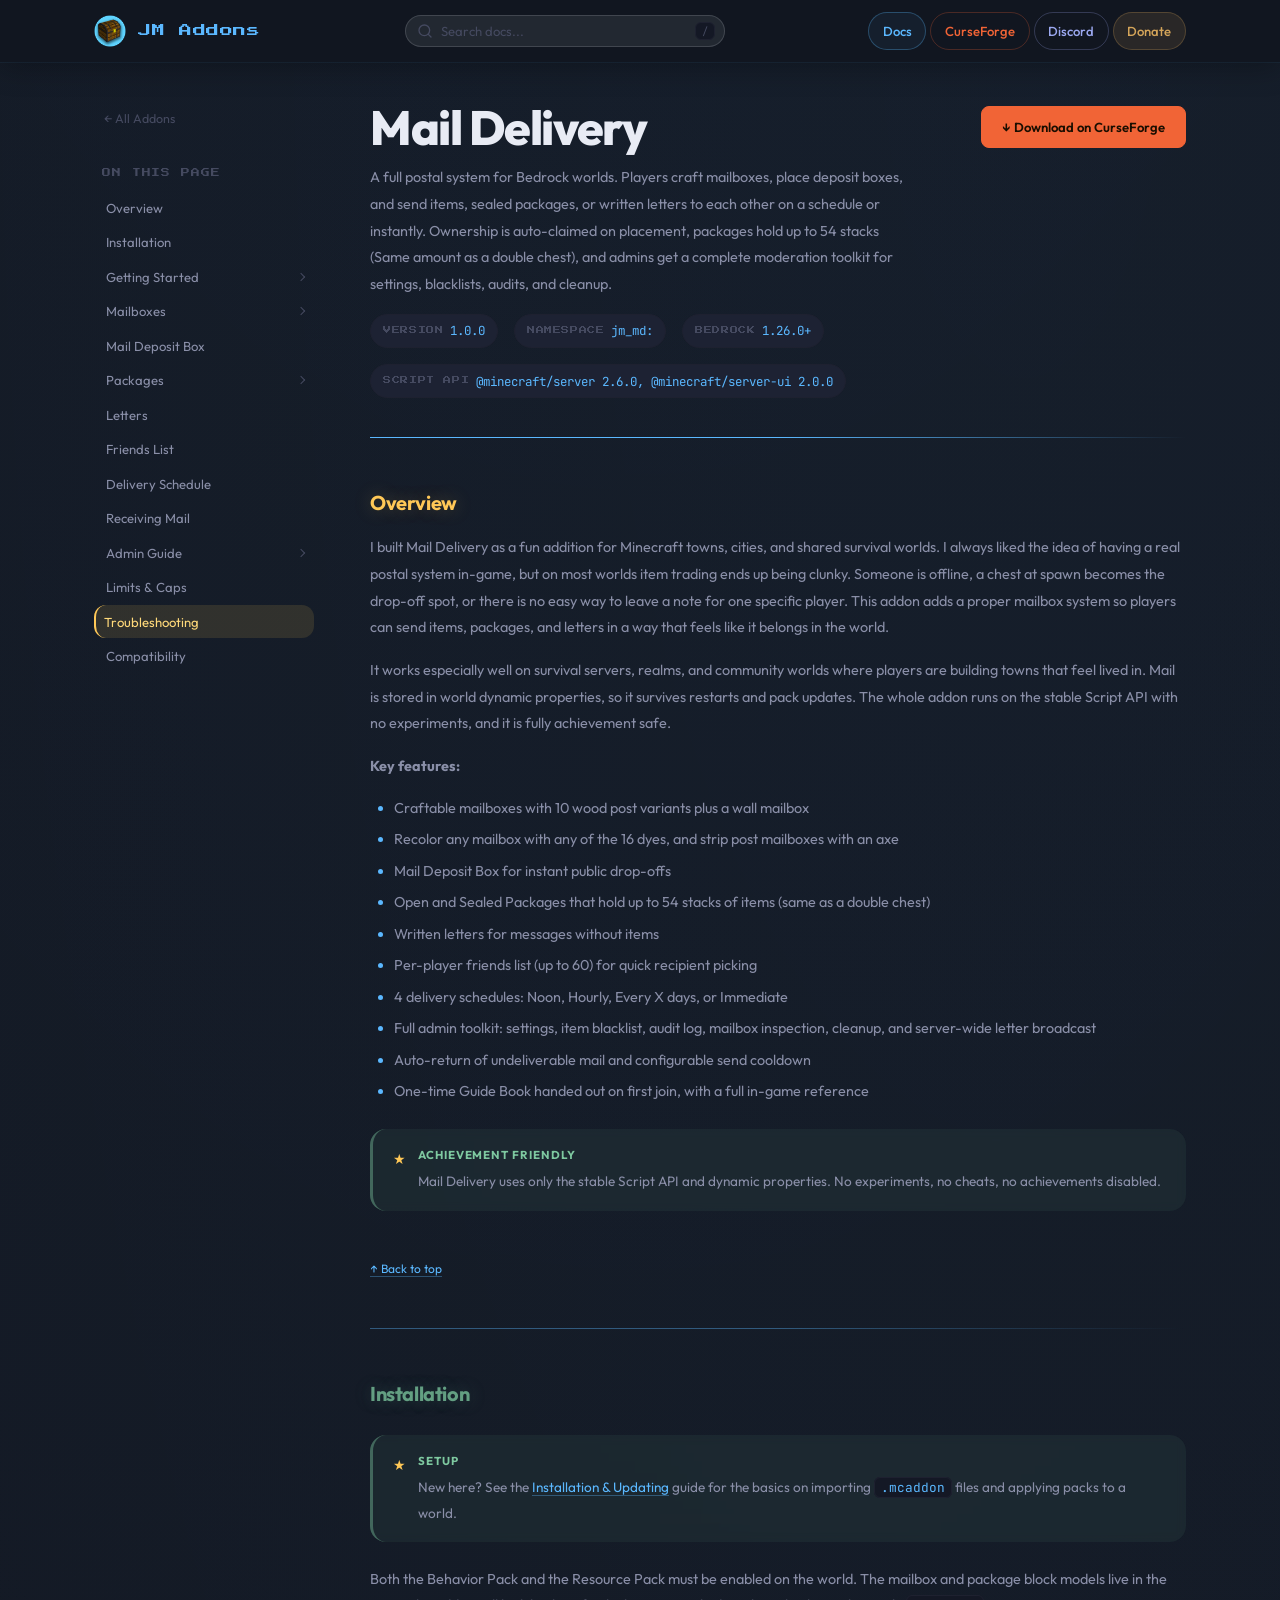
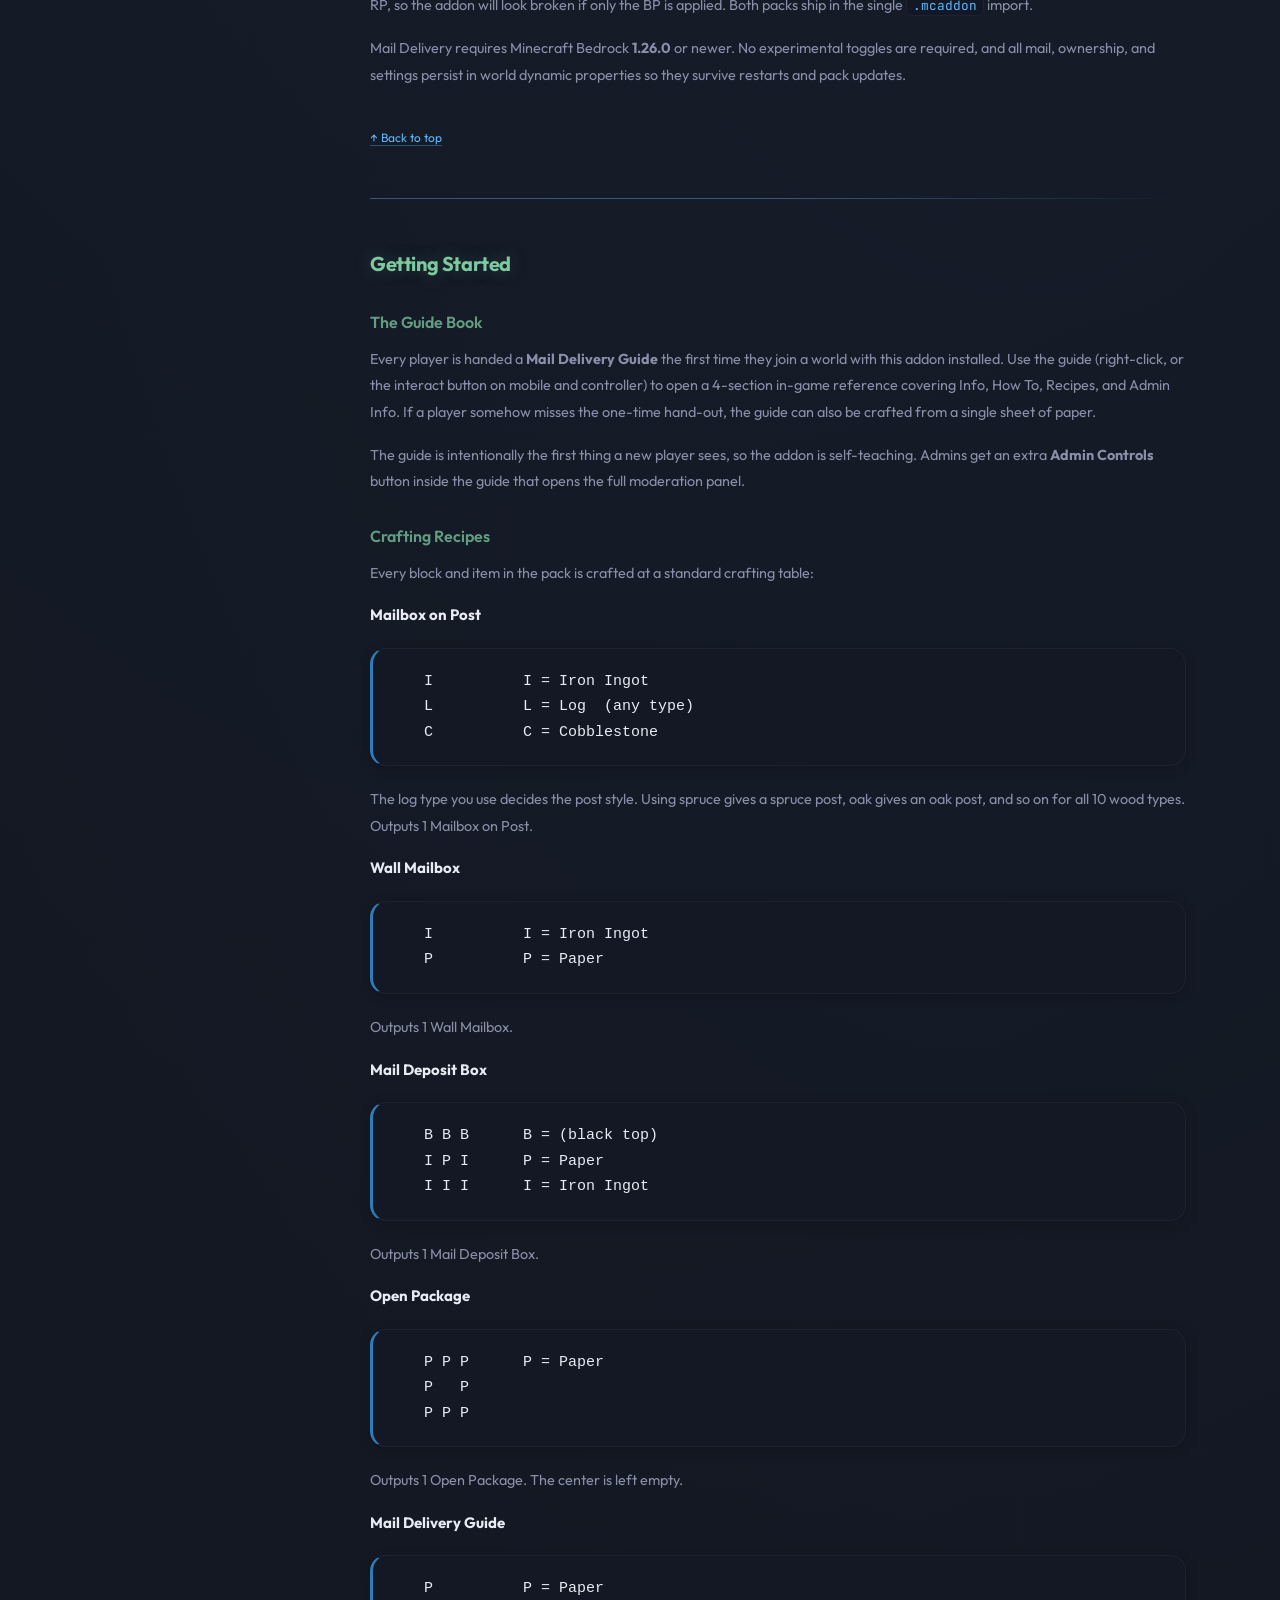
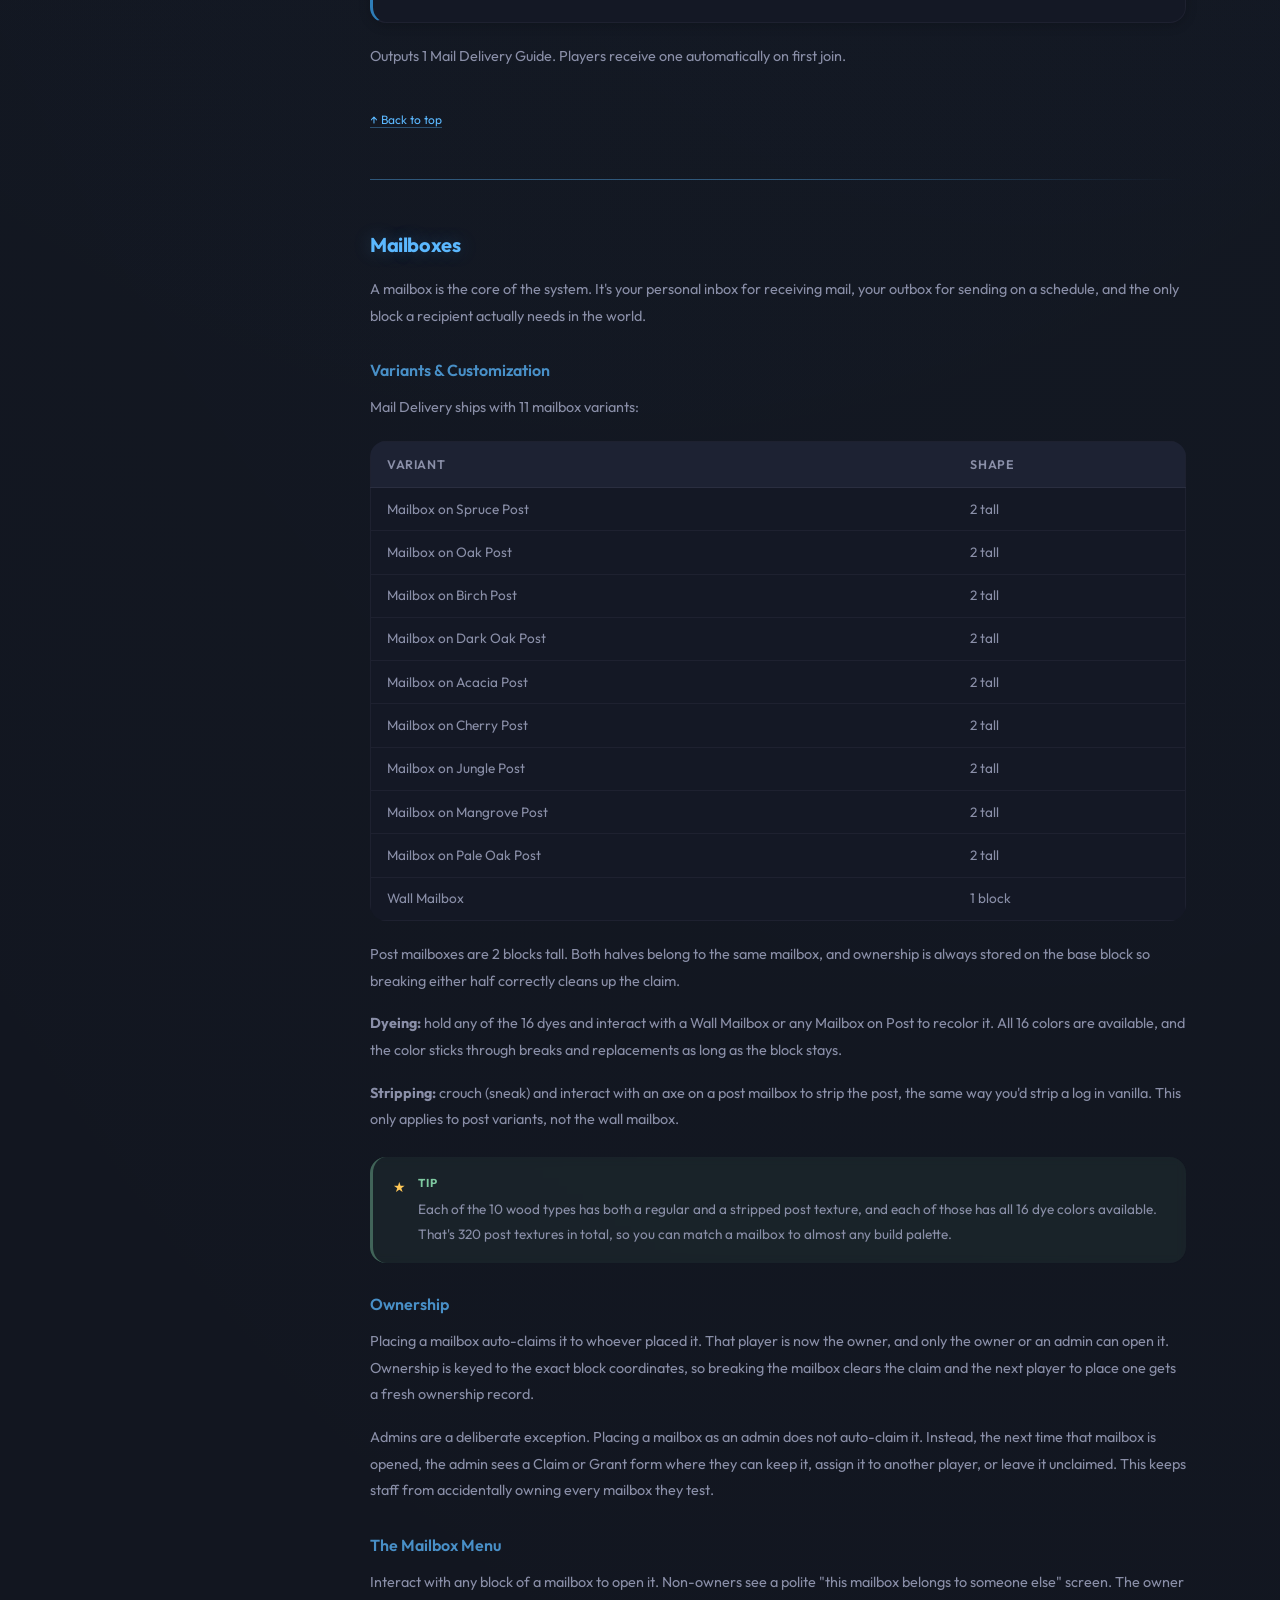
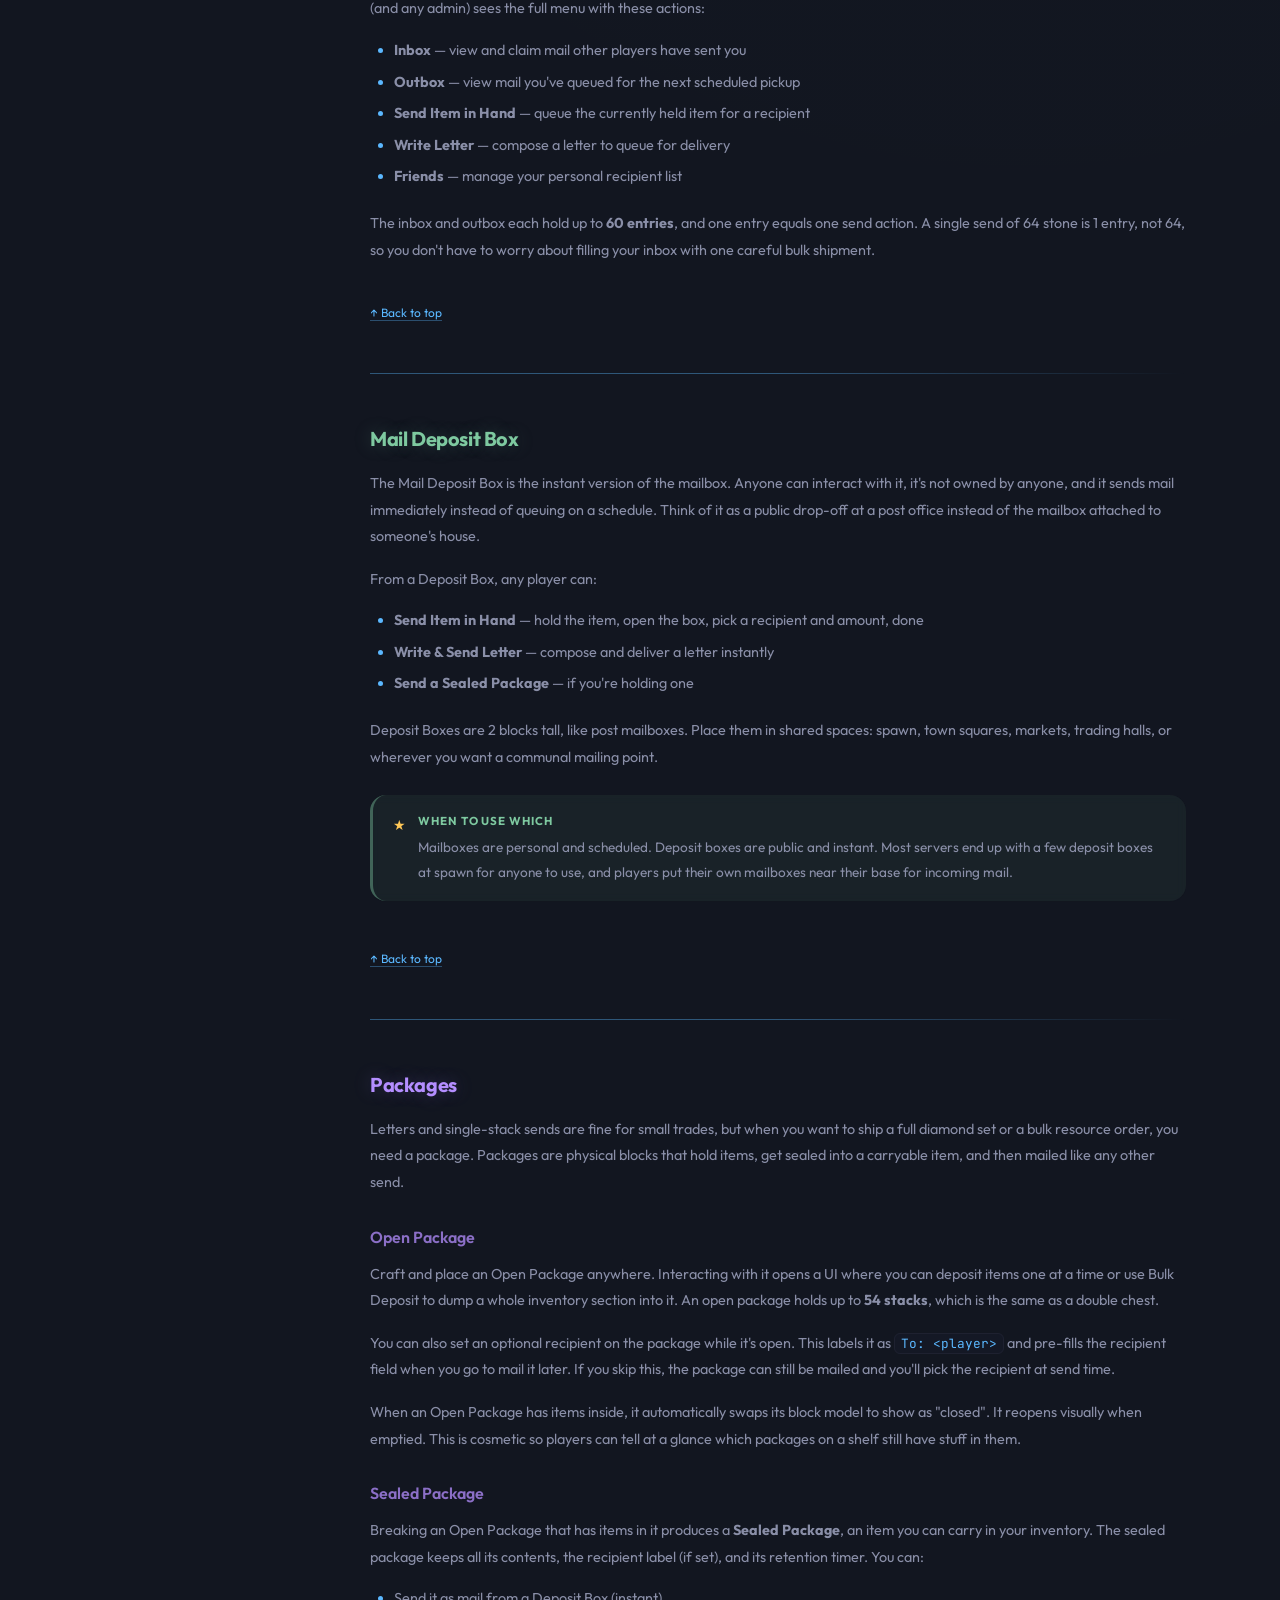
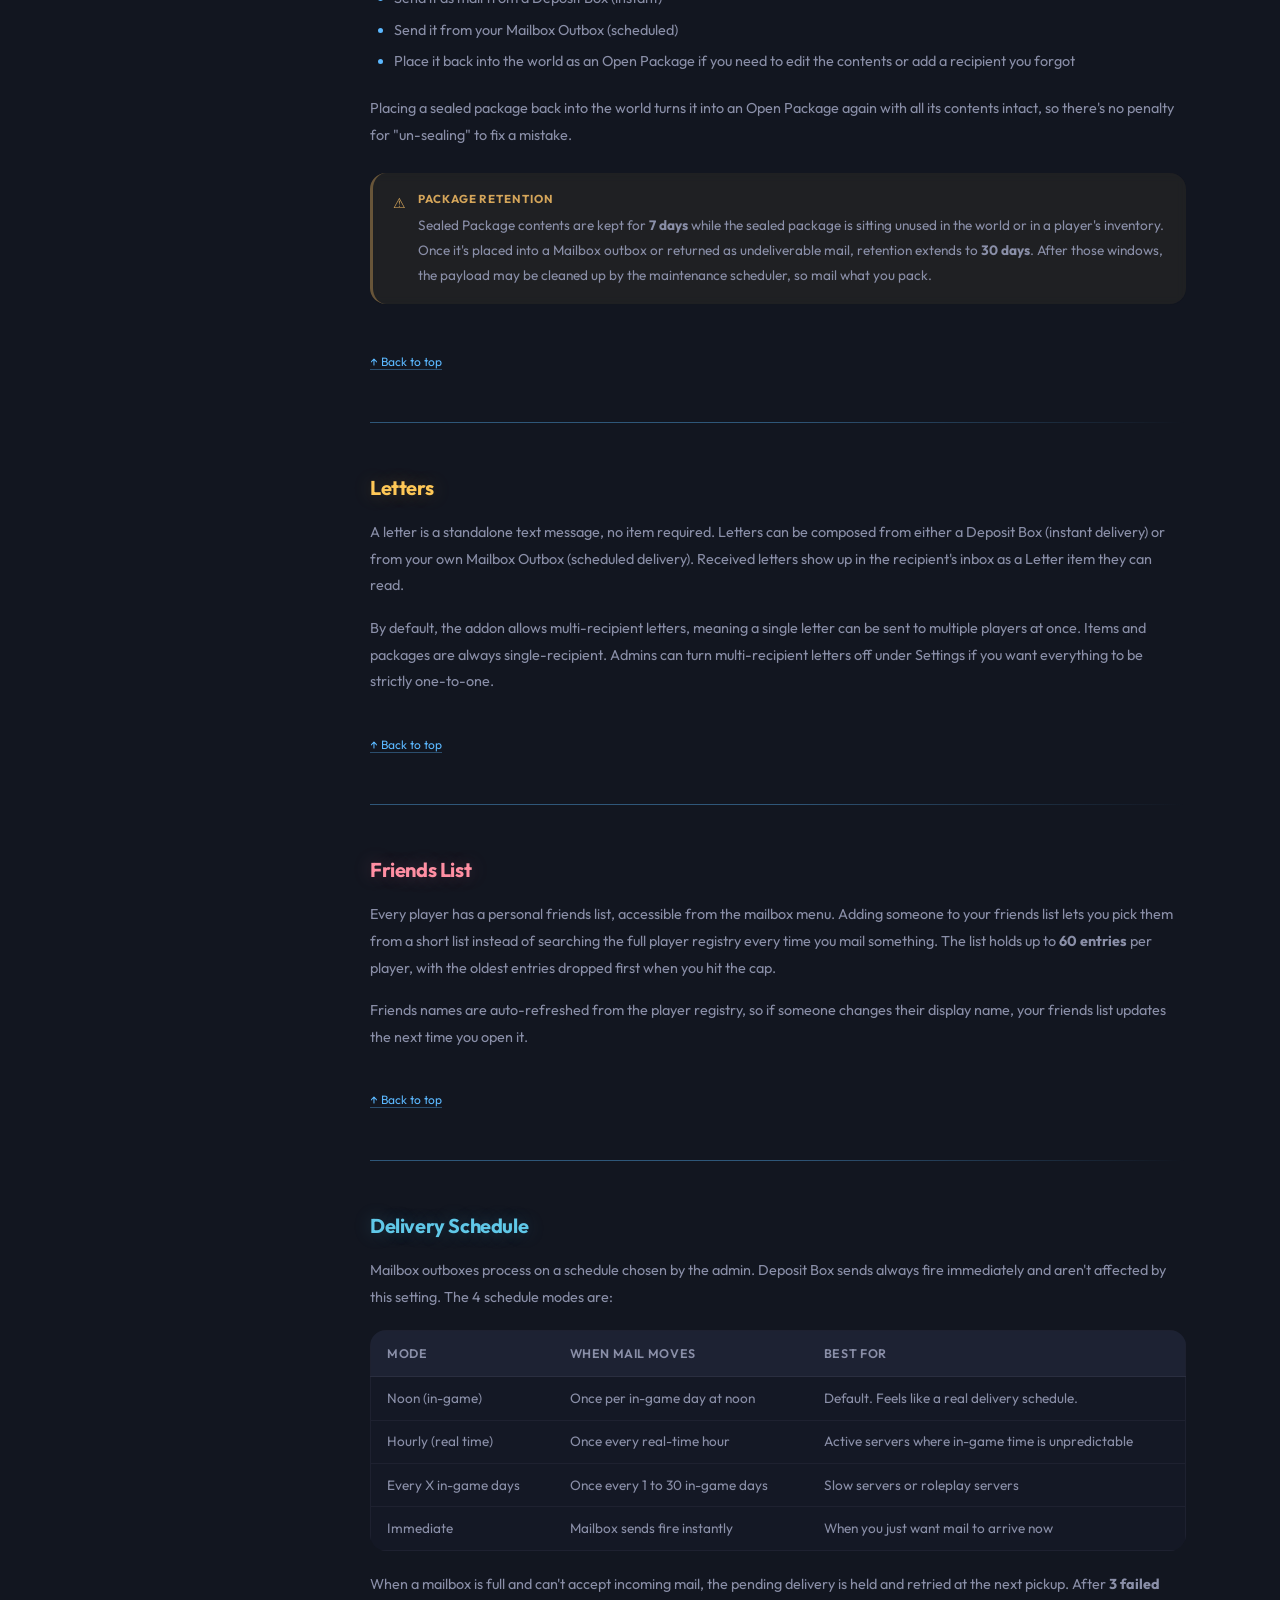
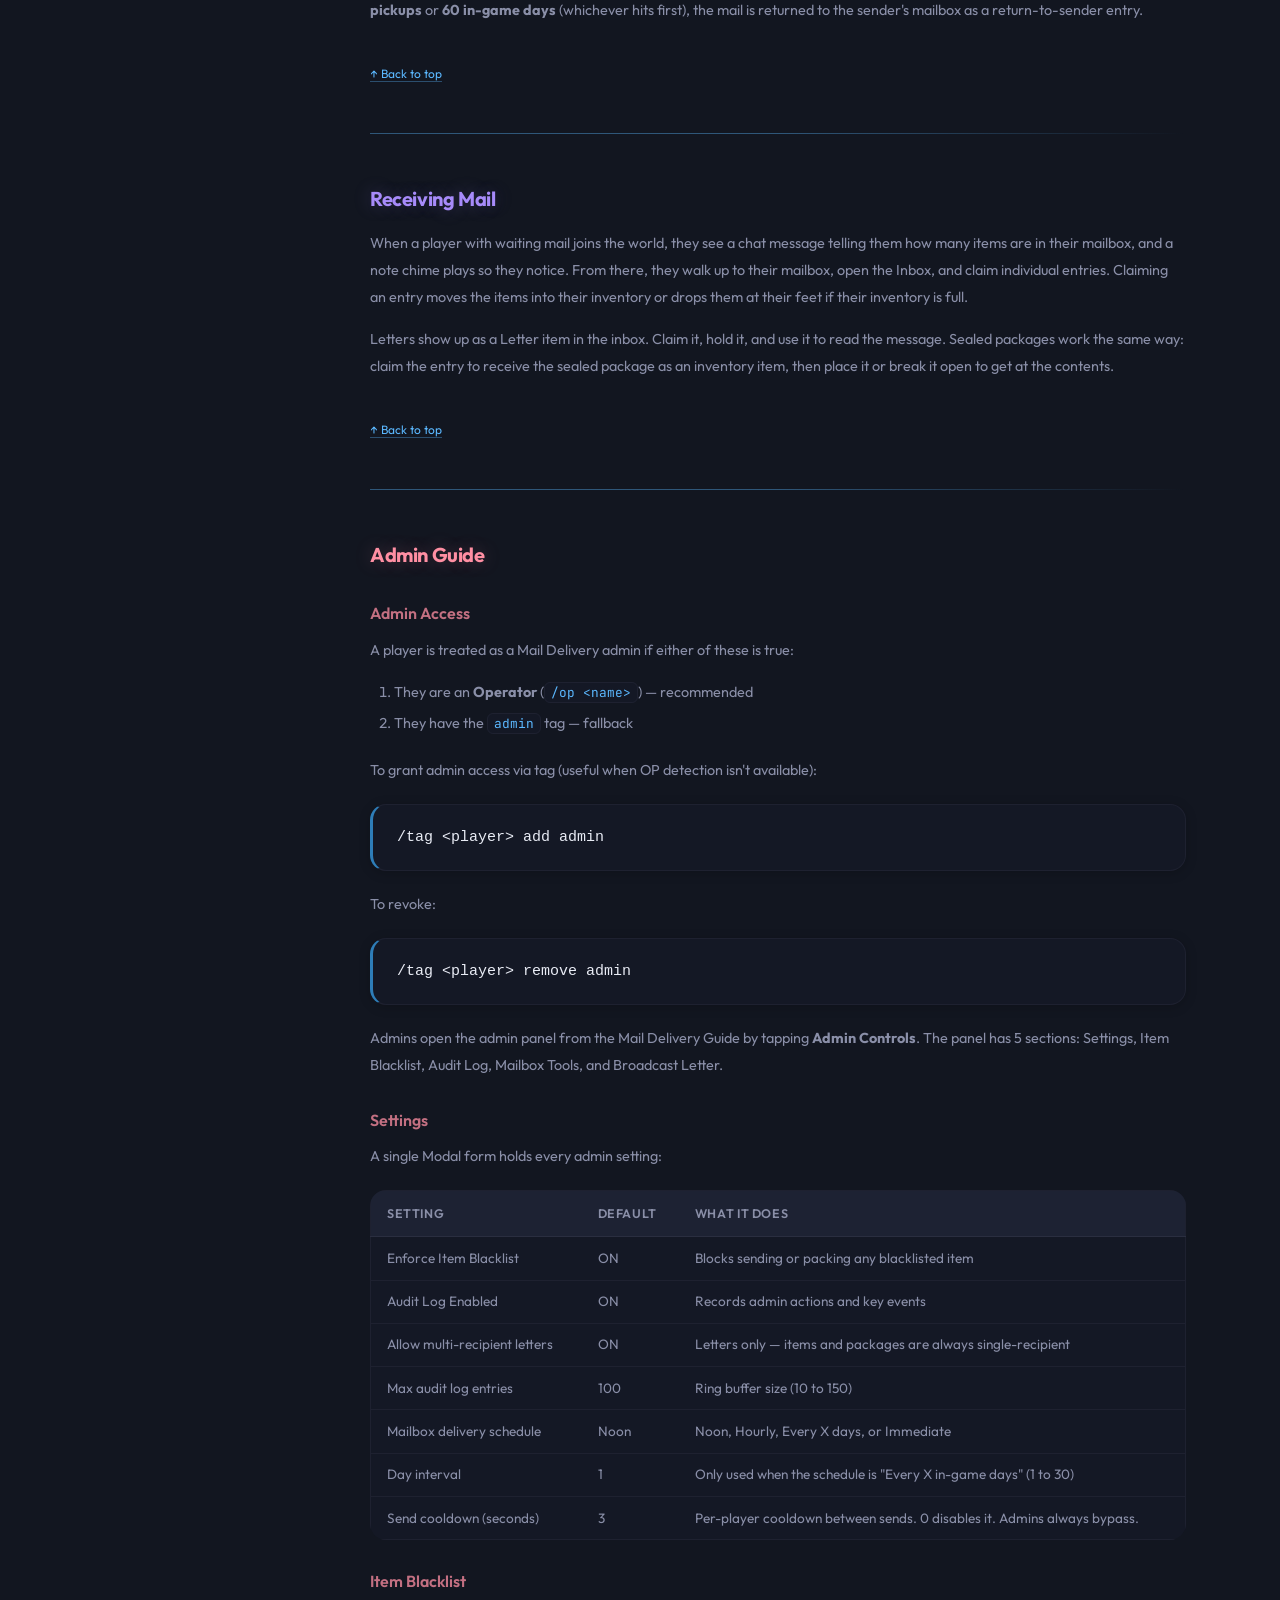
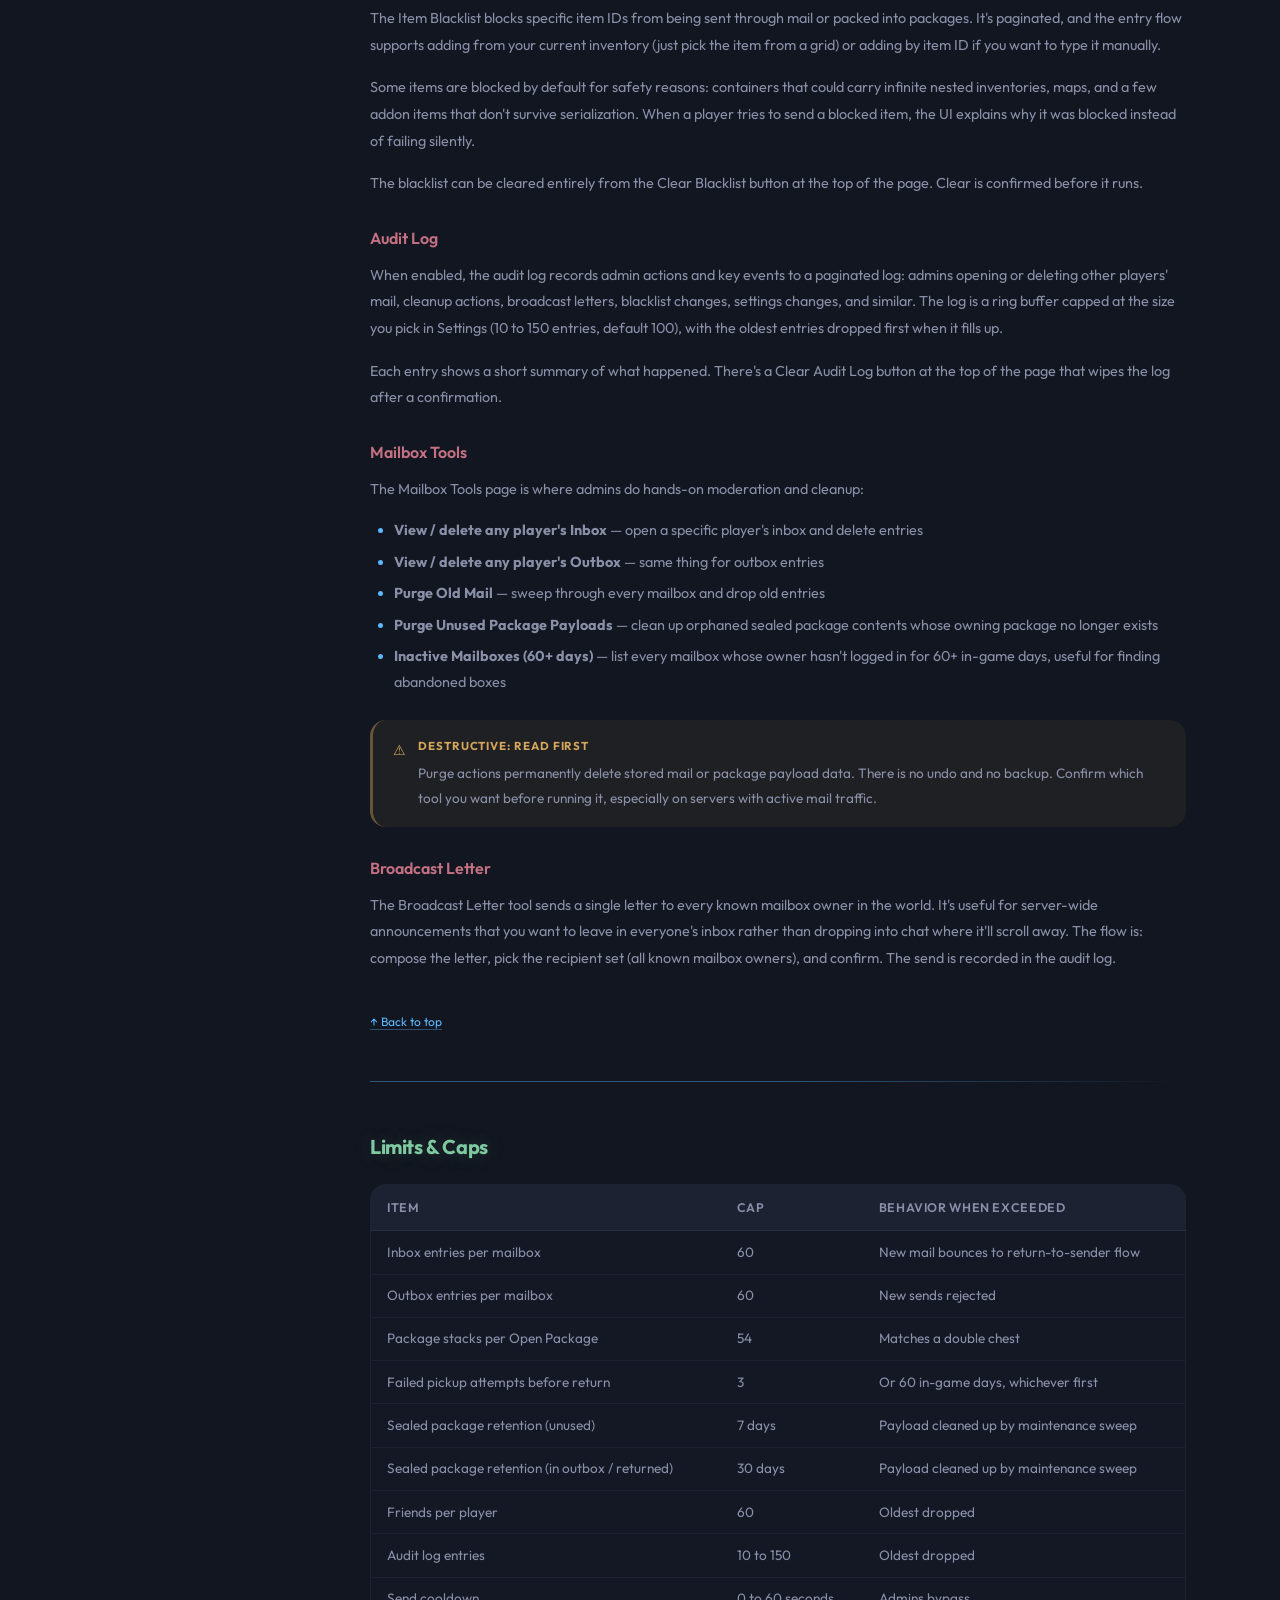
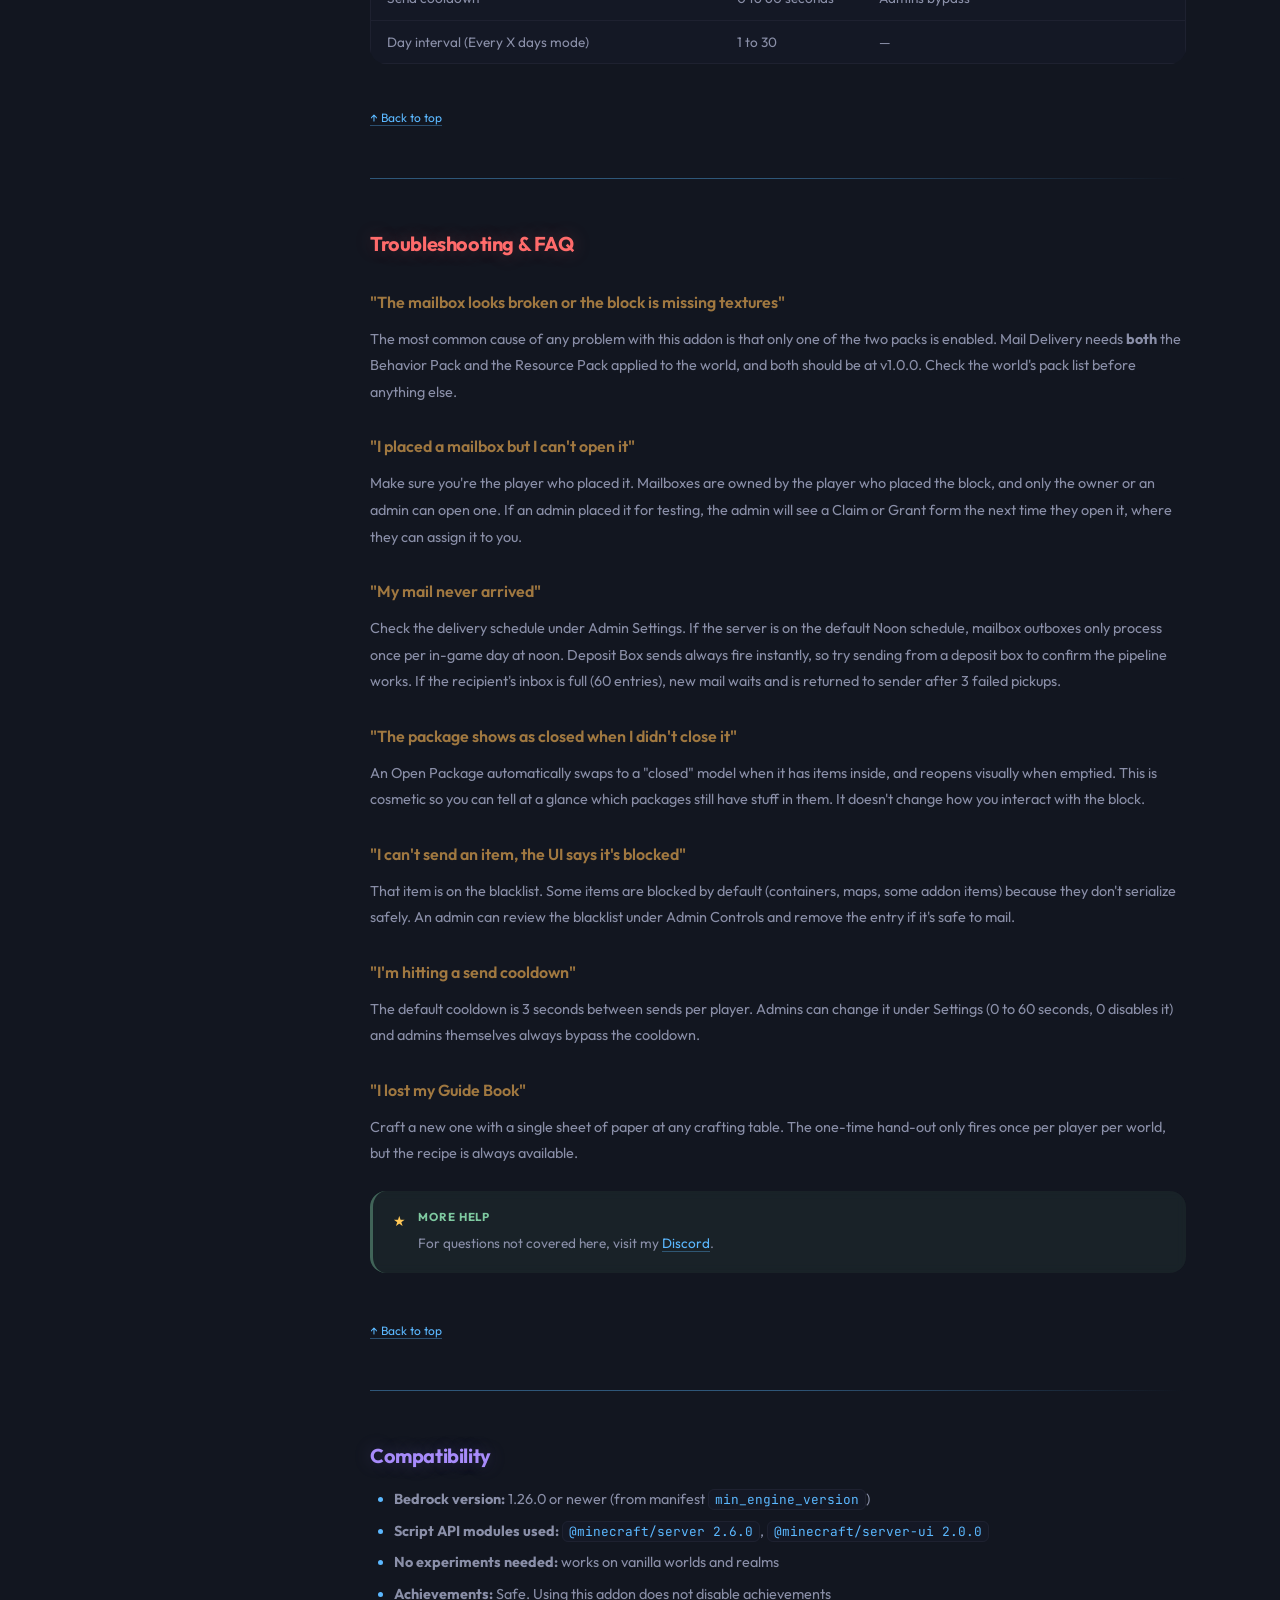
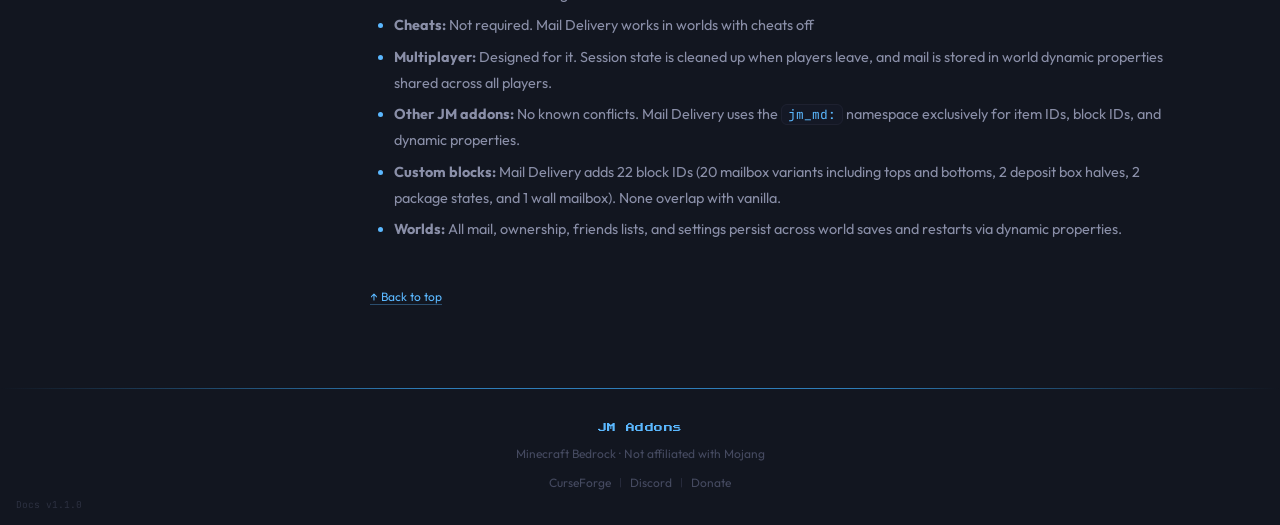
<file: addons/mail-delivery.html>
<!doctype html>
<html lang="en">
  <head>
    <meta charset="UTF-8" />
    <meta name="viewport" content="width=device-width, initial-scale=1.0" />
    <title>Mail Delivery | JM Addons</title>
    <meta
      name="description"
      content="Mail Delivery is a full postal system for Minecraft Bedrock — craft mailboxes, send items, packages, and letters to other players."
    />
    <link
      rel="canonical"
      href="https://jmaddons.support/addons/mail-delivery.html"
    />
    <meta name="theme-color" content="#1e8fff" />
    <meta property="og:type" content="article" />
    <meta property="og:site_name" content="JM Addons" />
    <meta property="og:title" content="Mail Delivery | JM Addons" />
    <meta
      property="og:description"
      content="Mail Delivery is a full postal system for Minecraft Bedrock — craft mailboxes, send items, packages, and letters to other players."
    />
    <meta
      property="og:url"
      content="https://jmaddons.support/addons/mail-delivery.html"
    />
    <meta
      property="og:image"
      content="https://jmaddons.support/images/og-banner.png"
    />
    <meta property="og:image:width" content="1200" />
    <meta property="og:image:height" content="630" />
    <meta name="twitter:card" content="summary_large_image" />
    <meta name="twitter:title" content="Mail Delivery | JM Addons" />
    <meta
      name="twitter:description"
      content="Mail Delivery is a full postal system for Minecraft Bedrock — craft mailboxes, send items, packages, and letters to other players."
    />
    <meta
      name="twitter:image"
      content="https://jmaddons.support/images/og-banner.png"
    />
    <link rel="apple-touch-icon" href="../images/logo.png" />
    <link rel="preconnect" href="https://fonts.googleapis.com" />
    <link rel="preconnect" href="https://fonts.gstatic.com" crossorigin />
    <link
      href="https://fonts.googleapis.com/css2?family=Press+Start+2P&family=Outfit:wght@400;500;600;700;800&family=JetBrains+Mono:wght@400;500&display=swap"
      rel="stylesheet"
    />
    <link rel="icon" type="image/png" href="../images/logo.png" />
    <link rel="stylesheet" href="../style.css" />
    <link rel="stylesheet" href="../search.css" />
    <script
      defer
      src="https://cloud.umami.is/script.js"
      data-website-id="94e442b6-0d47-4737-835d-95391824ef61"
    ></script>
    <style>
      .table-wrap {
        overflow-x: auto;
        margin: 1.25rem 0;
        border-radius: var(--radius-lg);
        scrollbar-width: thin;
        scrollbar-color: var(--border-mid) transparent;
      }
      .table-wrap::-webkit-scrollbar {
        height: 4px;
      }
      .table-wrap::-webkit-scrollbar-track {
        background: transparent;
      }
      .table-wrap::-webkit-scrollbar-thumb {
        background: var(--border-mid);
        border-radius: 4px;
      }
      .table-wrap::-webkit-scrollbar-thumb:hover {
        background: var(--text-muted);
      }
      @media (max-width: 800px) {
        .table-wrap {
          background:
            linear-gradient(to right, #141825, #141825) left / 16px 100% no-repeat,
            linear-gradient(to left,  #141825, #141825) right / 16px 100% no-repeat,
            linear-gradient(to right, rgba(0,0,0,0.35), transparent) left / 40px 100% no-repeat,
            linear-gradient(to left,  rgba(0,0,0,0.35), transparent) right / 40px 100% no-repeat;
          background-attachment: local, local, scroll, scroll;
        }
      }
      .doc-content table {
        width: 100%;
        min-width: 620px;
        border-collapse: collapse;
        font-size: 0.85rem;
        background: var(--bg-code);
        border: 1px solid var(--border);
        border-radius: var(--radius-lg);
      }
      .doc-content th {
        text-align: left;
        font-weight: 600;
        font-size: 0.78rem;
        color: var(--text-dim);
        text-transform: uppercase;
        letter-spacing: 0.05em;
        padding: 0.75rem 1rem;
        border-bottom: 1px solid var(--border-mid);
        background: var(--bg-raised);
        white-space: nowrap;
      }
      .doc-content td {
        padding: 0.6rem 1rem;
        color: var(--text-dim);
        border-bottom: 1px solid var(--border);
        vertical-align: top;
        line-height: 1.7;
      }
      .doc-content tr:last-child td {
        border-bottom: none;
      }
      .doc-content td code,
      .doc-content th code {
        font-family: var(--font-mono);
        font-size: 0.78rem;
        color: var(--blue);
        background: var(--bg-code);
        border: 1px solid var(--border);
        padding: 1px 6px;
        border-radius: var(--radius);
      }
      .back-to-top {
        display: inline-block;
        font-size: 0.75rem;
        color: var(--text-muted);
        margin-top: 1.5rem;
        transition: color var(--transition-base);
      }
      .back-to-top:hover {
        color: var(--gold);
      }
      .sidebar-nav > li.has-children > a {
        display: flex;
        align-items: center;
        justify-content: space-between;
        cursor: pointer;
      }
      .sidebar-nav > li.has-children > a::after {
        content: "";
        width: 6px;
        height: 6px;
        border-right: 1.5px solid var(--text-muted);
        border-bottom: 1.5px solid var(--text-muted);
        transform: rotate(-45deg);
        transition: transform 0.2s var(--ease-out);
        flex-shrink: 0;
        margin-left: 0.5rem;
      }
      .sidebar-nav > li.has-children.open > a::after {
        transform: rotate(45deg);
      }
      .sidebar-nav > li.has-children > .sidebar-subnav {
        display: none;
      }
      .sidebar-nav > li.has-children.open > .sidebar-subnav {
        display: flex;
      }
      .section-divider {
        border: none;
        height: 1px;
        background: linear-gradient(
          to right,
          var(--gold),
          var(--blue),
          transparent
        );
        margin: 3rem 0 0;
        opacity: 0.4;
      }
    </style>
  </head>
  <body>
    <a href="#main-content" class="skip-link">Skip to content</a>
    <header class="site-header">
      <div class="header-inner">
        <a href="../index.html" class="logo">
          <img src="../images/logo.png" alt="JM Addons" class="logo-icon" />
          <span class="logo-pixel">JM Addons</span>
        </a>
        <div class="search-wrapper">
          <div class="search-input-wrap">
            <svg
              class="search-icon"
              width="16"
              height="16"
              viewBox="0 0 24 24"
              fill="none"
              stroke="currentColor"
              stroke-width="2"
              stroke-linecap="round"
              stroke-linejoin="round"
            >
              <circle cx="11" cy="11" r="8" />
              <line x1="21" y1="21" x2="16.65" y2="16.65" />
            </svg>
            <input
              type="text"
              class="search-input"
              placeholder="Search docs..."
              aria-label="Search documentation"
              aria-expanded="false"
              autocomplete="off"
            />
            <kbd class="search-kbd">/</kbd>
          </div>
          <div
            class="search-results"
            role="listbox"
            aria-label="Search results"
            hidden
          ></div>
        </div>
        <button
          class="nav-toggle"
          aria-label="Toggle navigation"
          aria-expanded="false"
        >
          <span class="nav-toggle-bar"></span>
          <span class="nav-toggle-bar"></span>
          <span class="nav-toggle-bar"></span>
        </button>
        <nav class="top-nav">
          <a href="../index.html" class="nav-link active">Docs</a>
          <a
            href="https://www.curseforge.com/members/jm_addons/projects"
            class="nav-link nav-curseforge"
            target="_blank"
            rel="noopener noreferrer"
            >CurseForge</
          >
          <a
            href="https://discord.gg/ZsrM5HqHdS"
            class="nav-link nav-discord"
            target="_blank"
            rel="noopener noreferrer"
            >Discord</
          >
          <a
            href="https://buymeacoffee.com/jm1775"
            class="nav-link nav-donate"
            target="_blank"
            rel="noopener noreferrer"
            >Donate</a
          >
        </nav>
      </div>
    </header>

    <div class="page-layout" id="main-content">
      <aside class="sidebar">
        <a href="../index.html" class="sidebar-back">← All Addons</a>

        <div class="sidebar-section">
          <span class="sidebar-label">On this page</span>
          <ul class="sidebar-nav">
            <li><a href="#overview" class="active">Overview</a></li>
            <li><a href="#installation">Installation</a></li>
            <li>
              <a href="#getting-started">Getting Started</a>
              <ul class="sidebar-subnav">
                <li><a href="#guide-book">The Guide Book</a></li>
                <li><a href="#recipes">Crafting Recipes</a></li>
              </ul>
            </li>
            <li>
              <a href="#mailboxes">Mailboxes</a>
              <ul class="sidebar-subnav">
                <li>
                  <a href="#mailbox-variants">Variants &amp; Customization</a>
                </li>
                <li><a href="#mailbox-ownership">Ownership</a></li>
                <li><a href="#mailbox-menu">The Mailbox Menu</a></li>
              </ul>
            </li>
            <li><a href="#deposit-box">Mail Deposit Box</a></li>
            <li>
              <a href="#packages">Packages</a>
              <ul class="sidebar-subnav">
                <li><a href="#open-package">Open Package</a></li>
                <li><a href="#sealed-package">Sealed Package</a></li>
              </ul>
            </li>
            <li><a href="#letters">Letters</a></li>
            <li><a href="#friends">Friends List</a></li>
            <li><a href="#delivery">Delivery Schedule</a></li>
            <li><a href="#receiving">Receiving Mail</a></li>
            <li>
              <a href="#admin-guide">Admin Guide</a>
              <ul class="sidebar-subnav">
                <li><a href="#admin-access">Admin Access</a></li>
                <li><a href="#admin-settings">Settings</a></li>
                <li><a href="#admin-blacklist">Item Blacklist</a></li>
                <li><a href="#admin-audit">Audit Log</a></li>
                <li><a href="#admin-mailbox-tools">Mailbox Tools</a></li>
                <li><a href="#admin-broadcast">Broadcast Letter</a></li>
              </ul>
            </li>
            <li><a href="#limits">Limits &amp; Caps</a></li>
            <li><a href="#troubleshooting">Troubleshooting</a></li>
            <li><a href="#compatibility">Compatibility</a></li>
          </ul>
        </div>
      </aside>

      <main class="doc-content">
        <div class="doc-header">
          <div class="doc-title-row">
            <h1 class="doc-title">Mail Delivery</h1>
            <a
              href="https://www.curseforge.com/members/jm_addons/projects"
              class="download-btn"
              target="_blank"
              rel="noopener noreferrer"
              >↓ Download on CurseForge</a
            >
          </div>
          <p class="doc-desc">
            A full postal system for Bedrock worlds. Players craft mailboxes,
            place deposit boxes, and send items, sealed packages, or written
            letters to each other on a schedule or instantly. Ownership is
            auto-claimed on placement, packages hold up to 54 stacks (Same
            amount as a double chest), and admins get a complete moderation
            toolkit for settings, blacklists, audits, and cleanup.
          </p>
          <div class="doc-meta">
            <div class="meta-pill">
              <span class="meta-label">Version</span>
              <span class="meta-value">1.0.0</span>
            </div>
            <div class="meta-pill">
              <span class="meta-label">Namespace</span>
              <span class="meta-value">jm_md:</span>
            </div>
            <div class="meta-pill">
              <span class="meta-label">Bedrock</span>
              <span class="meta-value">1.26.0+</span>
            </div>
            <div class="meta-pill">
              <span class="meta-label">Script API</span>
              <span class="meta-value"
                >@minecraft/server 2.6.0, @minecraft/server-ui 2.0.0</span
              >
            </div>
          </div>
        </div>

        <!-- ======================== Overview ======================== -->

        <h2 id="overview">Overview</h2>
        <p>
          I built Mail Delivery as a fun addition for Minecraft towns, cities,
          and shared survival worlds. I always liked the idea of having a real
          postal system in-game, but on most worlds item trading ends up being
          clunky. Someone is offline, a chest at spawn becomes the drop-off
          spot, or there is no easy way to leave a note for one specific player.
          This addon adds a proper mailbox system so players can send items,
          packages, and letters in a way that feels like it belongs in the
          world.
        </p>
        <p>
          It works especially well on survival servers, realms, and community
          worlds where players are building towns that feel lived in. Mail is
          stored in world dynamic properties, so it survives restarts and pack
          updates. The whole addon runs on the stable Script API with no
          experiments, and it is fully achievement safe.
        </p>

        <p><strong>Key features:</strong></p>
        <ul>
          <li>
            Craftable mailboxes with 10 wood post variants plus a wall mailbox
          </li>
          <li>
            Recolor any mailbox with any of the 16 dyes, and strip post
            mailboxes with an axe
          </li>
          <li>Mail Deposit Box for instant public drop-offs</li>
          <li>
            Open and Sealed Packages that hold up to 54 stacks of items (same as
            a double chest)
          </li>
          <li>Written letters for messages without items</li>
          <li>
            Per-player friends list (up to 60) for quick recipient picking
          </li>
          <li>
            4 delivery schedules: Noon, Hourly, Every X days, or Immediate
          </li>
          <li>
            Full admin toolkit: settings, item blacklist, audit log, mailbox
            inspection, cleanup, and server-wide letter broadcast
          </li>
          <li>
            Auto-return of undeliverable mail and configurable send cooldown
          </li>
          <li>
            One-time Guide Book handed out on first join, with a full in-game
            reference
          </li>
        </ul>

        <div class="callout">
          <span class="callout-icon">★</span>
          <div class="callout-body">
            <span class="callout-label">Achievement Friendly</span>
            <p>
              Mail Delivery uses only the stable Script API and dynamic
              properties. No experiments, no cheats, no achievements disabled.
            </p>
          </div>
        </div>

        <a href="#" class="back-to-top">↑ Back to top</a>
        <hr class="section-divider" />

        <!-- ======================== Installation ======================== -->

        <h2 id="installation">Installation</h2>

        <div class="callout">
          <span class="callout-icon">★</span>
          <div class="callout-body">
            <span class="callout-label">Setup</span>
            <p>
              New here? See the
              <a href="../installation.html">Installation &amp; Updating</a>
              guide for the basics on importing <code>.mcaddon</code> files and
              applying packs to a world.
            </p>
          </div>
        </div>

        <p>
          Both the Behavior Pack and the Resource Pack must be enabled on the
          world. The mailbox and package block models live in the RP, so the
          addon will look broken if only the BP is applied. Both packs ship in
          the single <code>.mcaddon</code> import.
        </p>
        <p>
          Mail Delivery requires Minecraft Bedrock <strong>1.26.0</strong> or
          newer. No experimental toggles are required, and all mail, ownership,
          and settings persist in world dynamic properties so they survive
          restarts and pack updates.
        </p>

        <a href="#" class="back-to-top">↑ Back to top</a>
        <hr class="section-divider" />

        <!-- ======================== Getting Started ======================== -->

        <h2 id="getting-started">Getting Started</h2>

        <h3 id="guide-book">The Guide Book</h3>
        <p>
          Every player is handed a <strong>Mail Delivery Guide</strong> the
          first time they join a world with this addon installed. Use the guide
          (right-click, or the interact button on mobile and controller) to open
          a 4-section in-game reference covering Info, How To, Recipes, and
          Admin Info. If a player somehow misses the one-time hand-out, the
          guide can also be crafted from a single sheet of paper.
        </p>
        <p>
          The guide is intentionally the first thing a new player sees, so the
          addon is self-teaching. Admins get an extra
          <strong>Admin Controls</strong>
          button inside the guide that opens the full moderation panel.
        </p>

        <h3 id="recipes">Crafting Recipes</h3>
        <p>
          Every block and item in the pack is crafted at a standard crafting
          table:
        </p>

        <h4>Mailbox on Post</h4>
        <pre>
   I          I = Iron Ingot
   L          L = Log  (any type)
   C          C = Cobblestone</pre
        >
        <p>
          The log type you use decides the post style. Using spruce gives a
          spruce post, oak gives an oak post, and so on for all 10 wood types.
          Outputs 1 Mailbox on Post.
        </p>

        <h4>Wall Mailbox</h4>
        <pre>
   I          I = Iron Ingot
   P          P = Paper</pre
        >
        <p>Outputs 1 Wall Mailbox.</p>

        <h4>Mail Deposit Box</h4>
        <pre>
   B B B      B = (black top)
   I P I      P = Paper
   I I I      I = Iron Ingot</pre
        >
        <p>Outputs 1 Mail Deposit Box.</p>

        <h4>Open Package</h4>
        <pre>
   P P P      P = Paper
   P   P
   P P P</pre
        >
        <p>Outputs 1 Open Package. The center is left empty.</p>

        <h4>Mail Delivery Guide</h4>
        <pre>   P          P = Paper</pre>
        <p>
          Outputs 1 Mail Delivery Guide. Players receive one automatically on
          first join.
        </p>

        <a href="#" class="back-to-top">↑ Back to top</a>
        <hr class="section-divider" />

        <!-- ======================== Mailboxes ======================== -->

        <h2 id="mailboxes">Mailboxes</h2>
        <p>
          A mailbox is the core of the system. It's your personal inbox for
          receiving mail, your outbox for sending on a schedule, and the only
          block a recipient actually needs in the world.
        </p>

        <h3 id="mailbox-variants">Variants &amp; Customization</h3>
        <p>Mail Delivery ships with 11 mailbox variants:</p>

        <div class="table-wrap">
          <table>
            <thead>
              <tr>
                <th>Variant</th>
                <th>Shape</th>
              </tr>
            </thead>
            <tbody>
              <tr>
                <td>Mailbox on Spruce Post</td>
                <td>2 tall</td>
              </tr>
              <tr>
                <td>Mailbox on Oak Post</td>
                <td>2 tall</td>
              </tr>
              <tr>
                <td>Mailbox on Birch Post</td>
                <td>2 tall</td>
              </tr>
              <tr>
                <td>Mailbox on Dark Oak Post</td>
                <td>2 tall</td>
              </tr>
              <tr>
                <td>Mailbox on Acacia Post</td>
                <td>2 tall</td>
              </tr>
              <tr>
                <td>Mailbox on Cherry Post</td>
                <td>2 tall</td>
              </tr>
              <tr>
                <td>Mailbox on Jungle Post</td>
                <td>2 tall</td>
              </tr>
              <tr>
                <td>Mailbox on Mangrove Post</td>
                <td>2 tall</td>
              </tr>
              <tr>
                <td>Mailbox on Pale Oak Post</td>
                <td>2 tall</td>
              </tr>
              <tr>
                <td>Wall Mailbox</td>
                <td>1 block</td>
              </tr>
            </tbody>
          </table>
        </div>

        <p>
          Post mailboxes are 2 blocks tall. Both halves belong to the same
          mailbox, and ownership is always stored on the base block so breaking
          either half correctly cleans up the claim.
        </p>

        <p>
          <strong>Dyeing:</strong> hold any of the 16 dyes and interact with a
          Wall Mailbox or any Mailbox on Post to recolor it. All 16 colors are
          available, and the color sticks through breaks and replacements as
          long as the block stays.
        </p>

        <p>
          <strong>Stripping:</strong> crouch (sneak) and interact with an axe on
          a post mailbox to strip the post, the same way you'd strip a log in
          vanilla. This only applies to post variants, not the wall mailbox.
        </p>

        <div class="callout">
          <span class="callout-icon">★</span>
          <div class="callout-body">
            <span class="callout-label">Tip</span>
            <p>
              Each of the 10 wood types has both a regular and a stripped post
              texture, and each of those has all 16 dye colors available. That's
              320 post textures in total, so you can match a mailbox to almost
              any build palette.
            </p>
          </div>
        </div>

        <h3 id="mailbox-ownership">Ownership</h3>
        <p>
          Placing a mailbox auto-claims it to whoever placed it. That player is
          now the owner, and only the owner or an admin can open it. Ownership
          is keyed to the exact block coordinates, so breaking the mailbox
          clears the claim and the next player to place one gets a fresh
          ownership record.
        </p>
        <p>
          Admins are a deliberate exception. Placing a mailbox as an admin does
          not auto-claim it. Instead, the next time that mailbox is opened, the
          admin sees a Claim or Grant form where they can keep it, assign it to
          another player, or leave it unclaimed. This keeps staff from
          accidentally owning every mailbox they test.
        </p>

        <h3 id="mailbox-menu">The Mailbox Menu</h3>
        <p>
          Interact with any block of a mailbox to open it. Non-owners see a
          polite "this mailbox belongs to someone else" screen. The owner (and
          any admin) sees the full menu with these actions:
        </p>
        <ul>
          <li>
            <strong>Inbox</strong> — view and claim mail other players have sent
            you
          </li>
          <li>
            <strong>Outbox</strong> — view mail you've queued for the next
            scheduled pickup
          </li>
          <li>
            <strong>Send Item in Hand</strong> — queue the currently held item
            for a recipient
          </li>
          <li>
            <strong>Write Letter</strong> — compose a letter to queue for
            delivery
          </li>
          <li>
            <strong>Friends</strong> — manage your personal recipient list
          </li>
        </ul>
        <p>
          The inbox and outbox each hold up to <strong>60 entries</strong>, and
          one entry equals one send action. A single send of 64 stone is 1
          entry, not 64, so you don't have to worry about filling your inbox
          with one careful bulk shipment.
        </p>

        <a href="#" class="back-to-top">↑ Back to top</a>
        <hr class="section-divider" />

        <!-- ======================== Deposit Box ======================== -->

        <h2 id="deposit-box">Mail Deposit Box</h2>
        <p>
          The Mail Deposit Box is the instant version of the mailbox. Anyone can
          interact with it, it's not owned by anyone, and it sends mail
          immediately instead of queuing on a schedule. Think of it as a public
          drop-off at a post office instead of the mailbox attached to someone's
          house.
        </p>
        <p>From a Deposit Box, any player can:</p>
        <ul>
          <li>
            <strong>Send Item in Hand</strong> — hold the item, open the box,
            pick a recipient and amount, done
          </li>
          <li>
            <strong>Write &amp; Send Letter</strong> — compose and deliver a
            letter instantly
          </li>
          <li>
            <strong>Send a Sealed Package</strong> — if you're holding one
          </li>
        </ul>
        <p>
          Deposit Boxes are 2 blocks tall, like post mailboxes. Place them in
          shared spaces: spawn, town squares, markets, trading halls, or
          wherever you want a communal mailing point.
        </p>

        <div class="callout">
          <span class="callout-icon">★</span>
          <div class="callout-body">
            <span class="callout-label">When to use which</span>
            <p>
              Mailboxes are personal and scheduled. Deposit boxes are public and
              instant. Most servers end up with a few deposit boxes at spawn for
              anyone to use, and players put their own mailboxes near their base
              for incoming mail.
            </p>
          </div>
        </div>

        <a href="#" class="back-to-top">↑ Back to top</a>
        <hr class="section-divider" />

        <!-- ======================== Packages ======================== -->

        <h2 id="packages">Packages</h2>
        <p>
          Letters and single-stack sends are fine for small trades, but when you
          want to ship a full diamond set or a bulk resource order, you need a
          package. Packages are physical blocks that hold items, get sealed into
          a carryable item, and then mailed like any other send.
        </p>

        <h3 id="open-package">Open Package</h3>
        <p>
          Craft and place an Open Package anywhere. Interacting with it opens a
          UI where you can deposit items one at a time or use Bulk Deposit to
          dump a whole inventory section into it. An open package holds up to
          <strong>54 stacks</strong>, which is the same as a double chest.
        </p>
        <p>
          You can also set an optional recipient on the package while it's open.
          This labels it as <code>To: &lt;player&gt;</code> and pre-fills the
          recipient field when you go to mail it later. If you skip this, the
          package can still be mailed and you'll pick the recipient at send
          time.
        </p>
        <p>
          When an Open Package has items inside, it automatically swaps its
          block model to show as "closed". It reopens visually when emptied.
          This is cosmetic so players can tell at a glance which packages on a
          shelf still have stuff in them.
        </p>

        <h3 id="sealed-package">Sealed Package</h3>
        <p>
          Breaking an Open Package that has items in it produces a
          <strong>Sealed Package</strong>, an item you can carry in your
          inventory. The sealed package keeps all its contents, the recipient
          label (if set), and its retention timer. You can:
        </p>
        <ul>
          <li>Send it as mail from a Deposit Box (instant)</li>
          <li>Send it from your Mailbox Outbox (scheduled)</li>
          <li>
            Place it back into the world as an Open Package if you need to edit
            the contents or add a recipient you forgot
          </li>
        </ul>
        <p>
          Placing a sealed package back into the world turns it into an Open
          Package again with all its contents intact, so there's no penalty for
          "un-sealing" to fix a mistake.
        </p>

        <div class="callout warn">
          <span class="callout-icon">⚠</span>
          <div class="callout-body">
            <span class="callout-label">Package retention</span>
            <p>
              Sealed Package contents are kept for <strong>7 days</strong>
              while the sealed package is sitting unused in the world or in a
              player's inventory. Once it's placed into a Mailbox outbox or
              returned as undeliverable mail, retention extends to
              <strong>30 days</strong>. After those windows, the payload may be
              cleaned up by the maintenance scheduler, so mail what you pack.
            </p>
          </div>
        </div>

        <a href="#" class="back-to-top">↑ Back to top</a>
        <hr class="section-divider" />

        <!-- ======================== Letters ======================== -->

        <h2 id="letters">Letters</h2>
        <p>
          A letter is a standalone text message, no item required. Letters can
          be composed from either a Deposit Box (instant delivery) or from your
          own Mailbox Outbox (scheduled delivery). Received letters show up in
          the recipient's inbox as a Letter item they can read.
        </p>
        <p>
          By default, the addon allows multi-recipient letters, meaning a single
          letter can be sent to multiple players at once. Items and packages are
          always single-recipient. Admins can turn multi-recipient letters off
          under Settings if you want everything to be strictly one-to-one.
        </p>

        <a href="#" class="back-to-top">↑ Back to top</a>
        <hr class="section-divider" />

        <!-- ======================== Friends List ======================== -->

        <h2 id="friends">Friends List</h2>
        <p>
          Every player has a personal friends list, accessible from the mailbox
          menu. Adding someone to your friends list lets you pick them from a
          short list instead of searching the full player registry every time
          you mail something. The list holds up to
          <strong>60 entries</strong> per player, with the oldest entries
          dropped first when you hit the cap.
        </p>
        <p>
          Friends names are auto-refreshed from the player registry, so if
          someone changes their display name, your friends list updates the next
          time you open it.
        </p>

        <a href="#" class="back-to-top">↑ Back to top</a>
        <hr class="section-divider" />

        <!-- ======================== Delivery Schedule ======================== -->

        <h2 id="delivery">Delivery Schedule</h2>
        <p>
          Mailbox outboxes process on a schedule chosen by the admin. Deposit
          Box sends always fire immediately and aren't affected by this setting.
          The 4 schedule modes are:
        </p>

        <div class="table-wrap">
          <table>
            <thead>
              <tr>
                <th>Mode</th>
                <th>When mail moves</th>
                <th>Best for</th>
              </tr>
            </thead>
            <tbody>
              <tr>
                <td>Noon (in-game)</td>
                <td>Once per in-game day at noon</td>
                <td>Default. Feels like a real delivery schedule.</td>
              </tr>
              <tr>
                <td>Hourly (real time)</td>
                <td>Once every real-time hour</td>
                <td>Active servers where in-game time is unpredictable</td>
              </tr>
              <tr>
                <td>Every X in-game days</td>
                <td>Once every 1 to 30 in-game days</td>
                <td>Slow servers or roleplay servers</td>
              </tr>
              <tr>
                <td>Immediate</td>
                <td>Mailbox sends fire instantly</td>
                <td>When you just want mail to arrive now</td>
              </tr>
            </tbody>
          </table>
        </div>

        <p>
          When a mailbox is full and can't accept incoming mail, the pending
          delivery is held and retried at the next pickup. After
          <strong>3 failed pickups</strong> or <strong>60 in-game days</strong>
          (whichever hits first), the mail is returned to the sender's mailbox
          as a return-to-sender entry.
        </p>

        <a href="#" class="back-to-top">↑ Back to top</a>
        <hr class="section-divider" />

        <!-- ======================== Receiving Mail ======================== -->

        <h2 id="receiving">Receiving Mail</h2>
        <p>
          When a player with waiting mail joins the world, they see a chat
          message telling them how many items are in their mailbox, and a note
          chime plays so they notice. From there, they walk up to their mailbox,
          open the Inbox, and claim individual entries. Claiming an entry moves
          the items into their inventory or drops them at their feet if their
          inventory is full.
        </p>
        <p>
          Letters show up as a Letter item in the inbox. Claim it, hold it, and
          use it to read the message. Sealed packages work the same way: claim
          the entry to receive the sealed package as an inventory item, then
          place it or break it open to get at the contents.
        </p>

        <a href="#" class="back-to-top">↑ Back to top</a>
        <hr class="section-divider" />

        <!-- ======================== Admin Guide ======================== -->

        <h2 id="admin-guide">Admin Guide</h2>

        <h3 id="admin-access">Admin Access</h3>
        <p>
          A player is treated as a Mail Delivery admin if either of these is
          true:
        </p>
        <ol>
          <li>
            They are an <strong>Operator</strong> (<code>/op &lt;name&gt;</code
            >) — recommended
          </li>
          <li>They have the <code>admin</code> tag — fallback</li>
        </ol>
        <p>
          To grant admin access via tag (useful when OP detection isn't
          available):
        </p>
        <pre>/tag &lt;player&gt; add admin</pre>
        <p>To revoke:</p>
        <pre>/tag &lt;player&gt; remove admin</pre>
        <p>
          Admins open the admin panel from the Mail Delivery Guide by tapping
          <strong>Admin Controls</strong>. The panel has 5 sections: Settings,
          Item Blacklist, Audit Log, Mailbox Tools, and Broadcast Letter.
        </p>

        <h3 id="admin-settings">Settings</h3>
        <p>A single Modal form holds every admin setting:</p>

        <div class="table-wrap">
          <table>
            <thead>
              <tr>
                <th>Setting</th>
                <th>Default</th>
                <th>What it does</th>
              </tr>
            </thead>
            <tbody>
              <tr>
                <td>Enforce Item Blacklist</td>
                <td>ON</td>
                <td>Blocks sending or packing any blacklisted item</td>
              </tr>
              <tr>
                <td>Audit Log Enabled</td>
                <td>ON</td>
                <td>Records admin actions and key events</td>
              </tr>
              <tr>
                <td>Allow multi-recipient letters</td>
                <td>ON</td>
                <td>
                  Letters only — items and packages are always single-recipient
                </td>
              </tr>
              <tr>
                <td>Max audit log entries</td>
                <td>100</td>
                <td>Ring buffer size (10 to 150)</td>
              </tr>
              <tr>
                <td>Mailbox delivery schedule</td>
                <td>Noon</td>
                <td>Noon, Hourly, Every X days, or Immediate</td>
              </tr>
              <tr>
                <td>Day interval</td>
                <td>1</td>
                <td>
                  Only used when the schedule is "Every X in-game days" (1 to
                  30)
                </td>
              </tr>
              <tr>
                <td>Send cooldown (seconds)</td>
                <td>3</td>
                <td>
                  Per-player cooldown between sends. 0 disables it. Admins
                  always bypass.
                </td>
              </tr>
            </tbody>
          </table>
        </div>

        <h3 id="admin-blacklist">Item Blacklist</h3>
        <p>
          The Item Blacklist blocks specific item IDs from being sent through
          mail or packed into packages. It's paginated, and the entry flow
          supports adding from your current inventory (just pick the item from a
          grid) or adding by item ID if you want to type it manually.
        </p>
        <p>
          Some items are blocked by default for safety reasons: containers that
          could carry infinite nested inventories, maps, and a few addon items
          that don't survive serialization. When a player tries to send a
          blocked item, the UI explains why it was blocked instead of failing
          silently.
        </p>
        <p>
          The blacklist can be cleared entirely from the Clear Blacklist button
          at the top of the page. Clear is confirmed before it runs.
        </p>

        <h3 id="admin-audit">Audit Log</h3>
        <p>
          When enabled, the audit log records admin actions and key events to a
          paginated log: admins opening or deleting other players' mail, cleanup
          actions, broadcast letters, blacklist changes, settings changes, and
          similar. The log is a ring buffer capped at the size you pick in
          Settings (10 to 150 entries, default 100), with the oldest entries
          dropped first when it fills up.
        </p>
        <p>
          Each entry shows a short summary of what happened. There's a Clear
          Audit Log button at the top of the page that wipes the log after a
          confirmation.
        </p>

        <h3 id="admin-mailbox-tools">Mailbox Tools</h3>
        <p>
          The Mailbox Tools page is where admins do hands-on moderation and
          cleanup:
        </p>
        <ul>
          <li>
            <strong>View / delete any player's Inbox</strong> — open a specific
            player's inbox and delete entries
          </li>
          <li>
            <strong>View / delete any player's Outbox</strong> — same thing for
            outbox entries
          </li>
          <li>
            <strong>Purge Old Mail</strong> — sweep through every mailbox and
            drop old entries
          </li>
          <li>
            <strong>Purge Unused Package Payloads</strong> — clean up orphaned
            sealed package contents whose owning package no longer exists
          </li>
          <li>
            <strong>Inactive Mailboxes (60+ days)</strong> — list every mailbox
            whose owner hasn't logged in for 60+ in-game days, useful for
            finding abandoned boxes
          </li>
        </ul>

        <div class="callout warn">
          <span class="callout-icon">⚠</span>
          <div class="callout-body">
            <span class="callout-label">Destructive: read first</span>
            <p>
              Purge actions permanently delete stored mail or package payload
              data. There is no undo and no backup. Confirm which tool you want
              before running it, especially on servers with active mail traffic.
            </p>
          </div>
        </div>

        <h3 id="admin-broadcast">Broadcast Letter</h3>
        <p>
          The Broadcast Letter tool sends a single letter to every known mailbox
          owner in the world. It's useful for server-wide announcements that you
          want to leave in everyone's inbox rather than dropping into chat where
          it'll scroll away. The flow is: compose the letter, pick the recipient
          set (all known mailbox owners), and confirm. The send is recorded in
          the audit log.
        </p>

        <a href="#" class="back-to-top">↑ Back to top</a>
        <hr class="section-divider" />

        <!-- ======================== Limits ======================== -->

        <h2 id="limits">Limits &amp; Caps</h2>

        <div class="table-wrap">
          <table>
            <thead>
              <tr>
                <th>Item</th>
                <th>Cap</th>
                <th>Behavior when exceeded</th>
              </tr>
            </thead>
            <tbody>
              <tr>
                <td>Inbox entries per mailbox</td>
                <td>60</td>
                <td>New mail bounces to return-to-sender flow</td>
              </tr>
              <tr>
                <td>Outbox entries per mailbox</td>
                <td>60</td>
                <td>New sends rejected</td>
              </tr>
              <tr>
                <td>Package stacks per Open Package</td>
                <td>54</td>
                <td>Matches a double chest</td>
              </tr>
              <tr>
                <td>Failed pickup attempts before return</td>
                <td>3</td>
                <td>Or 60 in-game days, whichever first</td>
              </tr>
              <tr>
                <td>Sealed package retention (unused)</td>
                <td>7 days</td>
                <td>Payload cleaned up by maintenance sweep</td>
              </tr>
              <tr>
                <td>Sealed package retention (in outbox / returned)</td>
                <td>30 days</td>
                <td>Payload cleaned up by maintenance sweep</td>
              </tr>
              <tr>
                <td>Friends per player</td>
                <td>60</td>
                <td>Oldest dropped</td>
              </tr>
              <tr>
                <td>Audit log entries</td>
                <td>10 to 150</td>
                <td>Oldest dropped</td>
              </tr>
              <tr>
                <td>Send cooldown</td>
                <td>0 to 60 seconds</td>
                <td>Admins bypass</td>
              </tr>
              <tr>
                <td>Day interval (Every X days mode)</td>
                <td>1 to 30</td>
                <td>—</td>
              </tr>
            </tbody>
          </table>
        </div>

        <a href="#" class="back-to-top">↑ Back to top</a>
        <hr class="section-divider" />

        <!-- ======================== Troubleshooting ======================== -->

        <h2 id="troubleshooting">Troubleshooting &amp; FAQ</h2>

        <h3>"The mailbox looks broken or the block is missing textures"</h3>
        <p>
          The most common cause of any problem with this addon is that only one
          of the two packs is enabled. Mail Delivery needs <strong>both</strong>
          the Behavior Pack and the Resource Pack applied to the world, and both
          should be at v1.0.0. Check the world's pack list before anything else.
        </p>

        <h3>"I placed a mailbox but I can't open it"</h3>
        <p>
          Make sure you're the player who placed it. Mailboxes are owned by the
          player who placed the block, and only the owner or an admin can open
          one. If an admin placed it for testing, the admin will see a Claim or
          Grant form the next time they open it, where they can assign it to
          you.
        </p>

        <h3>"My mail never arrived"</h3>
        <p>
          Check the delivery schedule under Admin Settings. If the server is on
          the default Noon schedule, mailbox outboxes only process once per
          in-game day at noon. Deposit Box sends always fire instantly, so try
          sending from a deposit box to confirm the pipeline works. If the
          recipient's inbox is full (60 entries), new mail waits and is returned
          to sender after 3 failed pickups.
        </p>

        <h3>"The package shows as closed when I didn't close it"</h3>
        <p>
          An Open Package automatically swaps to a "closed" model when it has
          items inside, and reopens visually when emptied. This is cosmetic so
          you can tell at a glance which packages still have stuff in them. It
          doesn't change how you interact with the block.
        </p>

        <h3>"I can't send an item, the UI says it's blocked"</h3>
        <p>
          That item is on the blacklist. Some items are blocked by default
          (containers, maps, some addon items) because they don't serialize
          safely. An admin can review the blacklist under Admin Controls and
          remove the entry if it's safe to mail.
        </p>

        <h3>"I'm hitting a send cooldown"</h3>
        <p>
          The default cooldown is 3 seconds between sends per player. Admins can
          change it under Settings (0 to 60 seconds, 0 disables it) and admins
          themselves always bypass the cooldown.
        </p>

        <h3>"I lost my Guide Book"</h3>
        <p>
          Craft a new one with a single sheet of paper at any crafting table.
          The one-time hand-out only fires once per player per world, but the
          recipe is always available.
        </p>

        <div class="callout">
          <span class="callout-icon">★</span>
          <div class="callout-body">
            <span class="callout-label">More help</span>
            <p>
              For questions not covered here, visit my
              <a href="https://discord.gg/ZsrM5HqHdS" target="_blank" rel="noopener noreferrer">Discord</a
              >.
            </p>
          </div>
        </div>

        <a href="#" class="back-to-top">↑ Back to top</a>
        <hr class="section-divider" />

        <!-- ======================== Compatibility ======================== -->

        <h2 id="compatibility">Compatibility</h2>
        <ul>
          <li>
            <strong>Bedrock version:</strong> 1.26.0 or newer (from manifest
            <code>min_engine_version</code>)
          </li>
          <li>
            <strong>Script API modules used:</strong>
            <code>@minecraft/server 2.6.0</code>,
            <code>@minecraft/server-ui 2.0.0</code>
          </li>
          <li>
            <strong>No experiments needed:</strong> works on vanilla worlds and
            realms
          </li>
          <li>
            <strong>Achievements:</strong> Safe. Using this addon does not
            disable achievements
          </li>
          <li>
            <strong>Cheats:</strong> Not required. Mail Delivery works in worlds
            with cheats off
          </li>
          <li>
            <strong>Multiplayer:</strong> Designed for it. Session state is
            cleaned up when players leave, and mail is stored in world dynamic
            properties shared across all players.
          </li>
          <li>
            <strong>Other JM addons:</strong> No known conflicts. Mail Delivery
            uses the <code>jm_md:</code> namespace exclusively for item IDs,
            block IDs, and dynamic properties.
          </li>
          <li>
            <strong>Custom blocks:</strong> Mail Delivery adds 22 block IDs (20
            mailbox variants including tops and bottoms, 2 deposit box halves, 2
            package states, and 1 wall mailbox). None overlap with vanilla.
          </li>
          <li>
            <strong>Worlds:</strong> All mail, ownership, friends lists, and
            settings persist across world saves and restarts via dynamic
            properties.
          </li>
        </ul>

        <a href="#" class="back-to-top">↑ Back to top</a>
      </main>
    </div>

    <footer class="site-footer">
      <div class="footer-inner">
        <span class="footer-logo">JM Addons</span>
        <span class="footer-copy"
          >Minecraft Bedrock · Not affiliated with Mojang</span
        >
        <div class="footer-links">
          <a
            href="https://www.curseforge.com/members/jm_addons/projects"
            target="_blank"
            rel="noopener noreferrer"
            >CurseForge</a
          >
          <span class="footer-sep">|</span>
          <a href="https://discord.gg/ZsrM5HqHdS" target="_blank" rel="noopener noreferrer">Discord</a>
          <span class="footer-sep">|</span>
          <a href="https://buymeacoffee.com/jm1775" target="_blank" rel="noopener noreferrer">Donate</a>
        </div>
      </div>
      <span class="site-version">Docs v1.1.0</span>
    </footer>

    <script>
      document
        .querySelector(".nav-toggle")
        ?.addEventListener("click", function () {
          const expanded = this.getAttribute("aria-expanded") === "true";
          this.setAttribute("aria-expanded", String(!expanded));
          document.querySelector(".top-nav").classList.toggle("open");
        });

      // Collapsible sidebar sections
      document.querySelectorAll(".sidebar-nav > li").forEach(function (li) {
        if (li.querySelector(".sidebar-subnav")) {
          li.classList.add("has-children");
          li.querySelector(":scope > a").addEventListener(
            "click",
            function (e) {
              e.preventDefault();
              li.classList.toggle("open");
            },
          );
        }
      });

      // Active section tracking via scroll position
      (function () {
        var sidebarLinks = document.querySelectorAll(
          ".sidebar-nav a[href^='#']",
        );
        var idToLink = {};
        sidebarLinks.forEach(function (link) {
          idToLink[link.getAttribute("href").slice(1)] = link;
        });

        var headings = [];
        document
          .querySelectorAll(".doc-content h2[id], .doc-content h3[id]")
          .forEach(function (el) {
            if (idToLink[el.id]) headings.push(el);
          });

        var currentId = null;

        function setActive(id) {
          if (id === currentId) return;
          currentId = id;
          sidebarLinks.forEach(function (l) {
            l.classList.remove("active");
          });
          var link = idToLink[id];
          if (link) {
            link.classList.add("active");
            var parentLi = link.closest("li.has-children");
            if (!parentLi) {
              var subnav = link.closest(".sidebar-subnav");
              if (subnav) parentLi = subnav.closest("li.has-children");
            }
            document
              .querySelectorAll(".sidebar-nav > li.has-children")
              .forEach(function (li) {
                if (li === parentLi) {
                  li.classList.add("open");
                } else {
                  li.classList.remove("open");
                }
              });
          }
        }

        function onScroll() {
          var scrollTop = window.scrollY + 100;
          var active = null;
          for (var i = 0; i < headings.length; i++) {
            if (headings[i].offsetTop <= scrollTop) {
              active = headings[i].id;
            } else {
              break;
            }
          }
          if (active) setActive(active);
        }

        var ticking = false;
        window.addEventListener("scroll", function () {
          if (!ticking) {
            requestAnimationFrame(function () {
              onScroll();
              ticking = false;
            });
            ticking = true;
          }
        });
        onScroll();
      })();
    </script>
    <script defer src="../search.js"></script>
  </body>
</html>
</file>
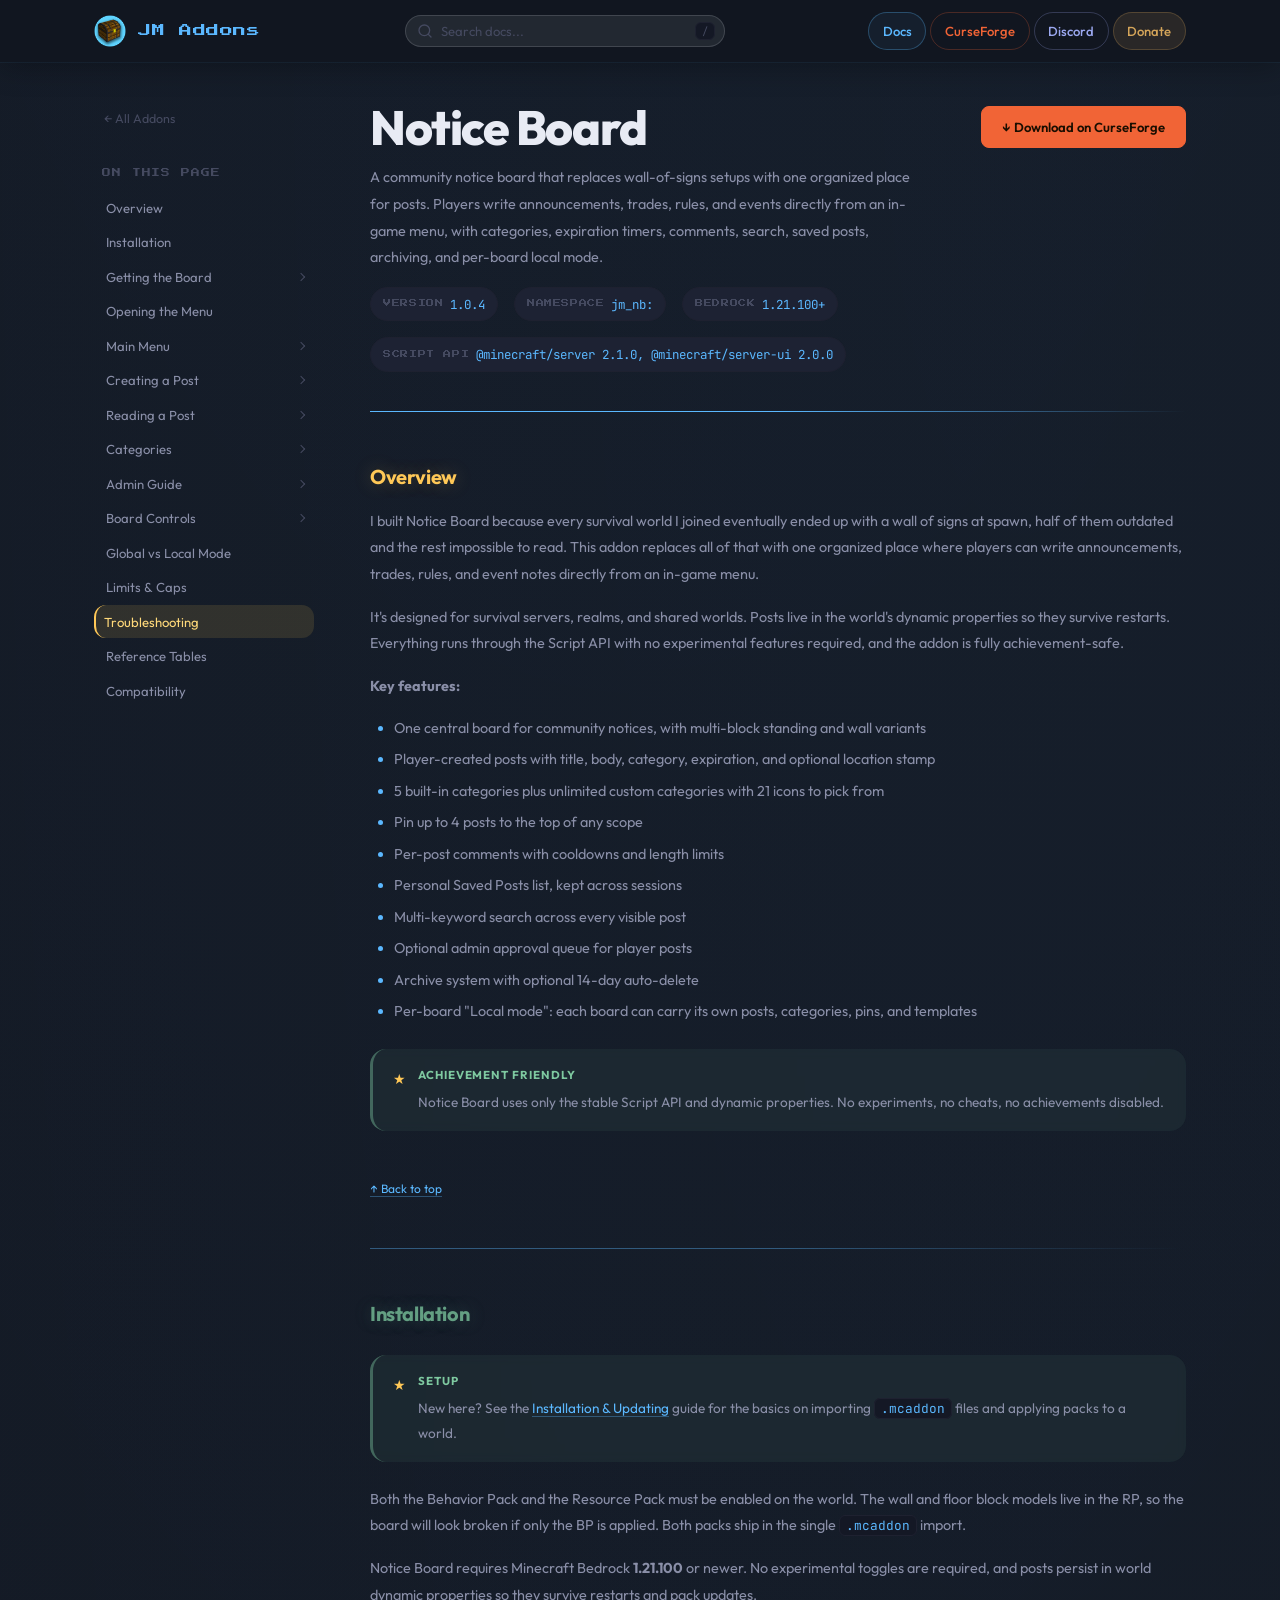
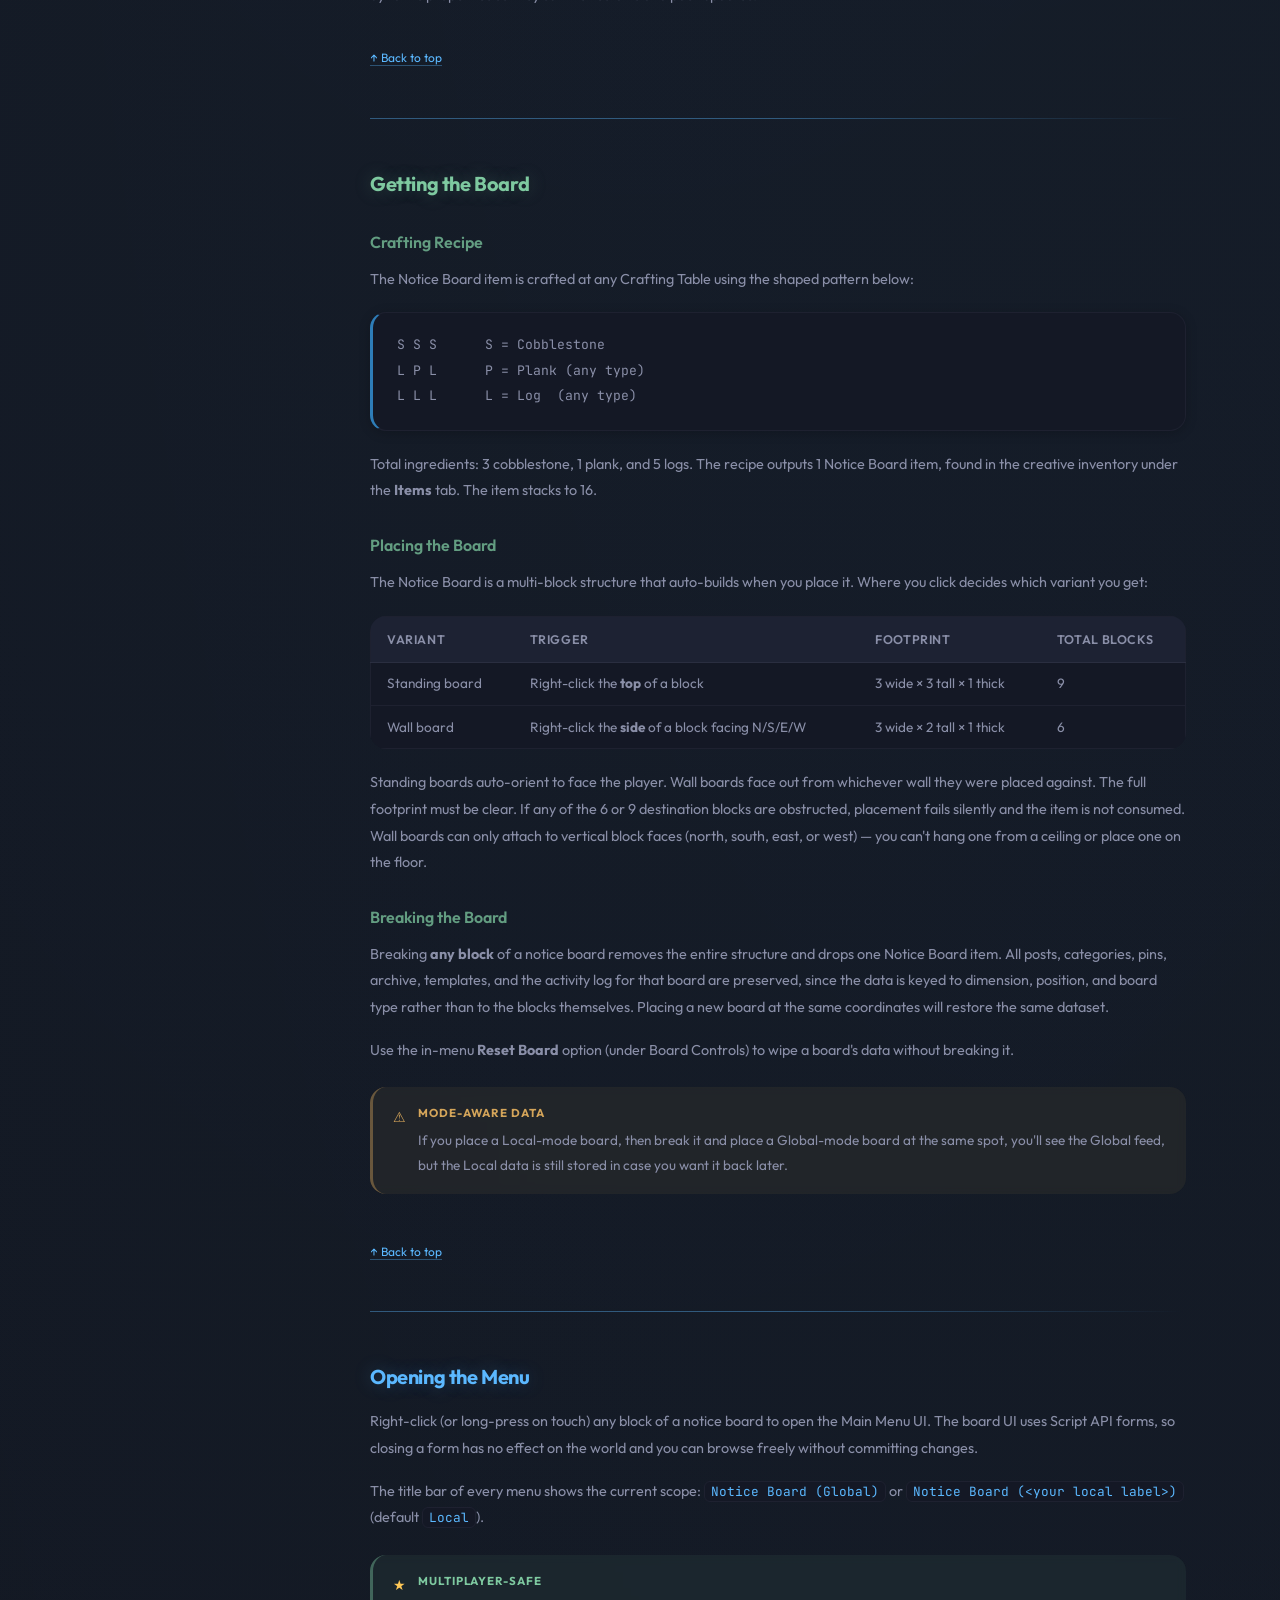
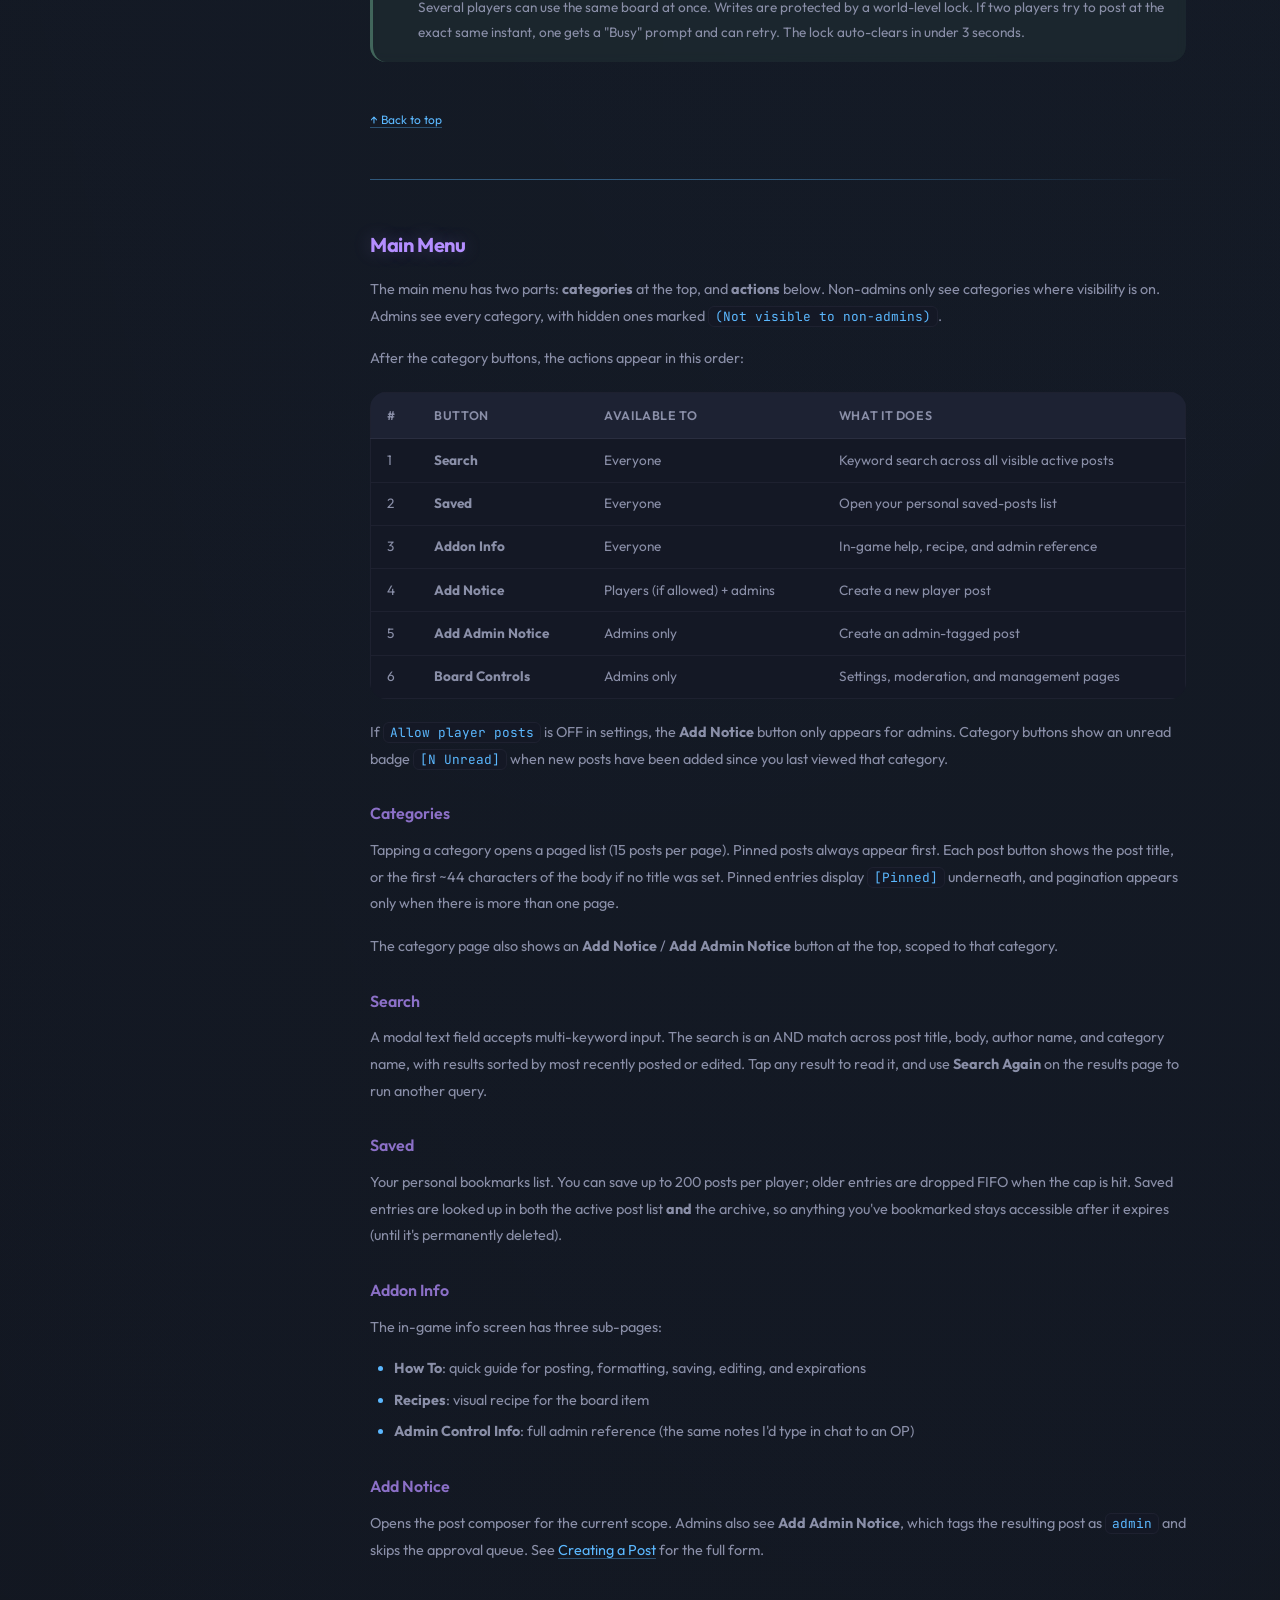
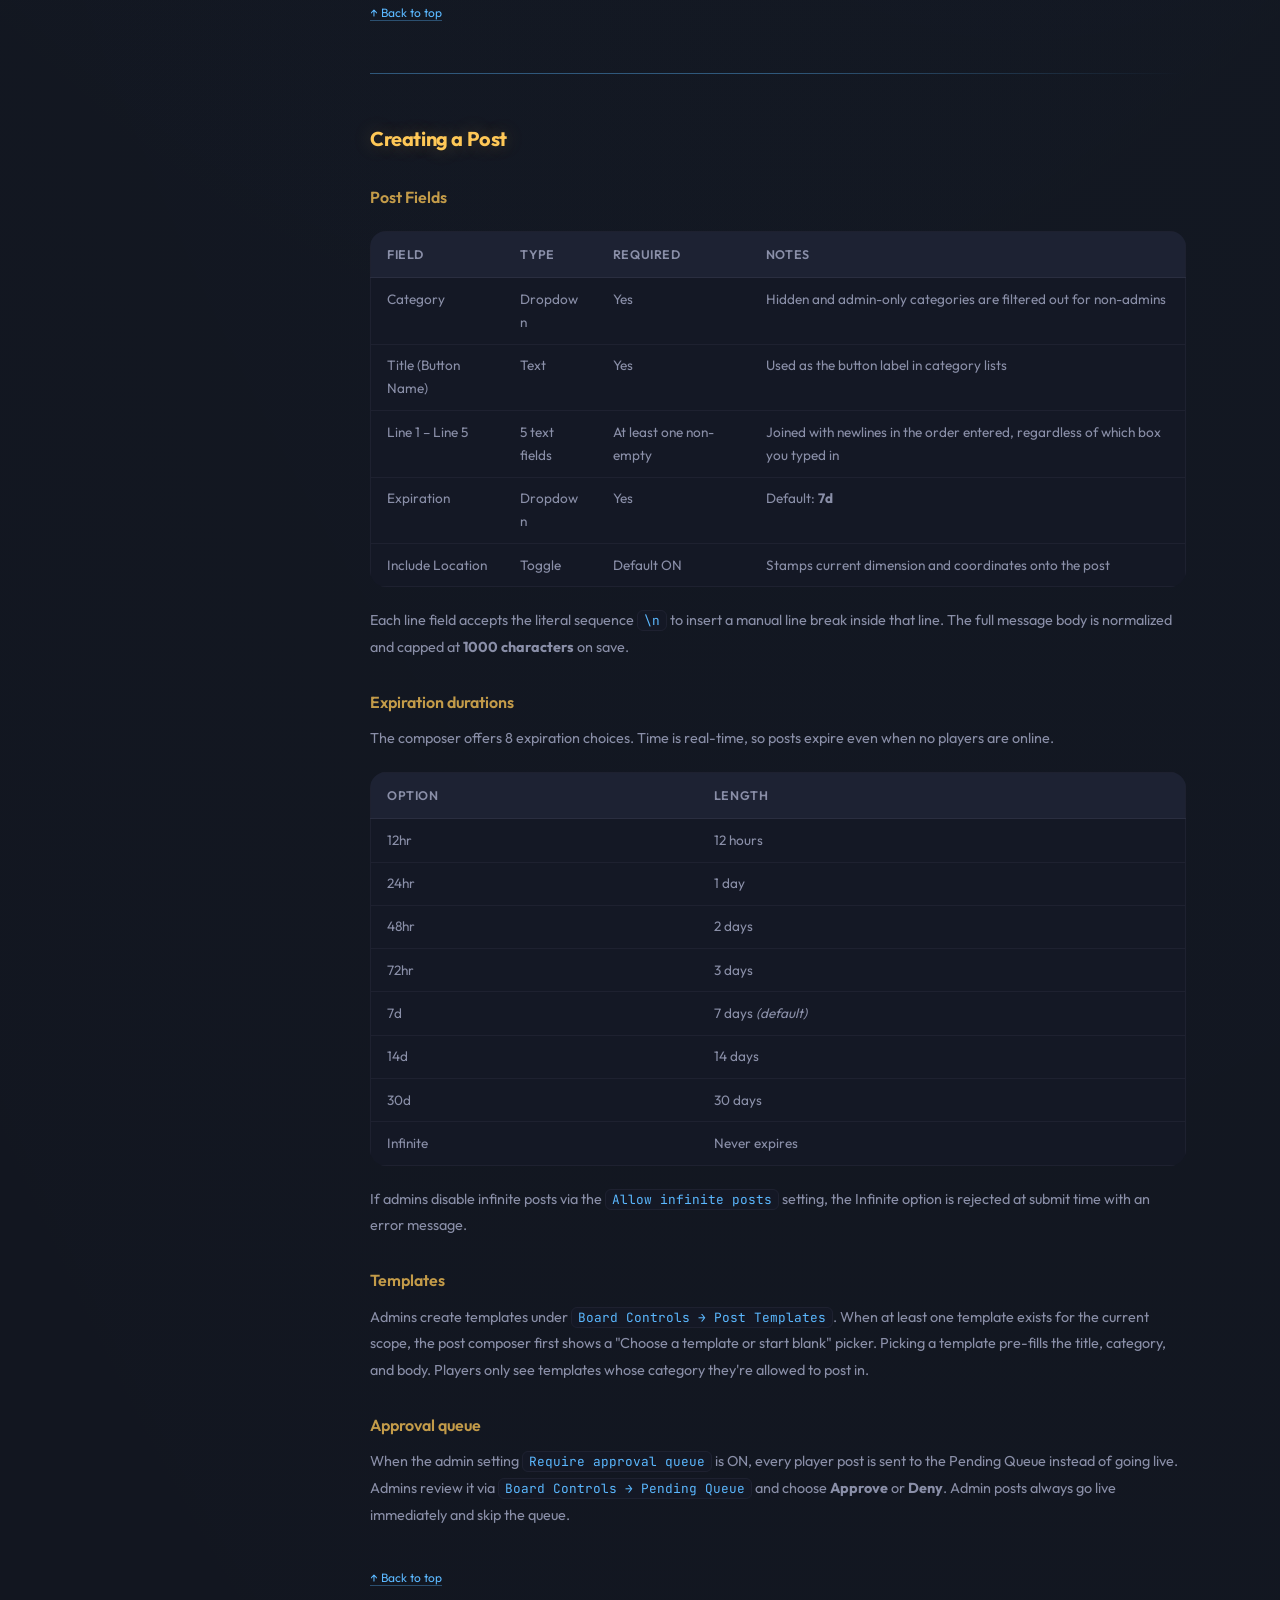
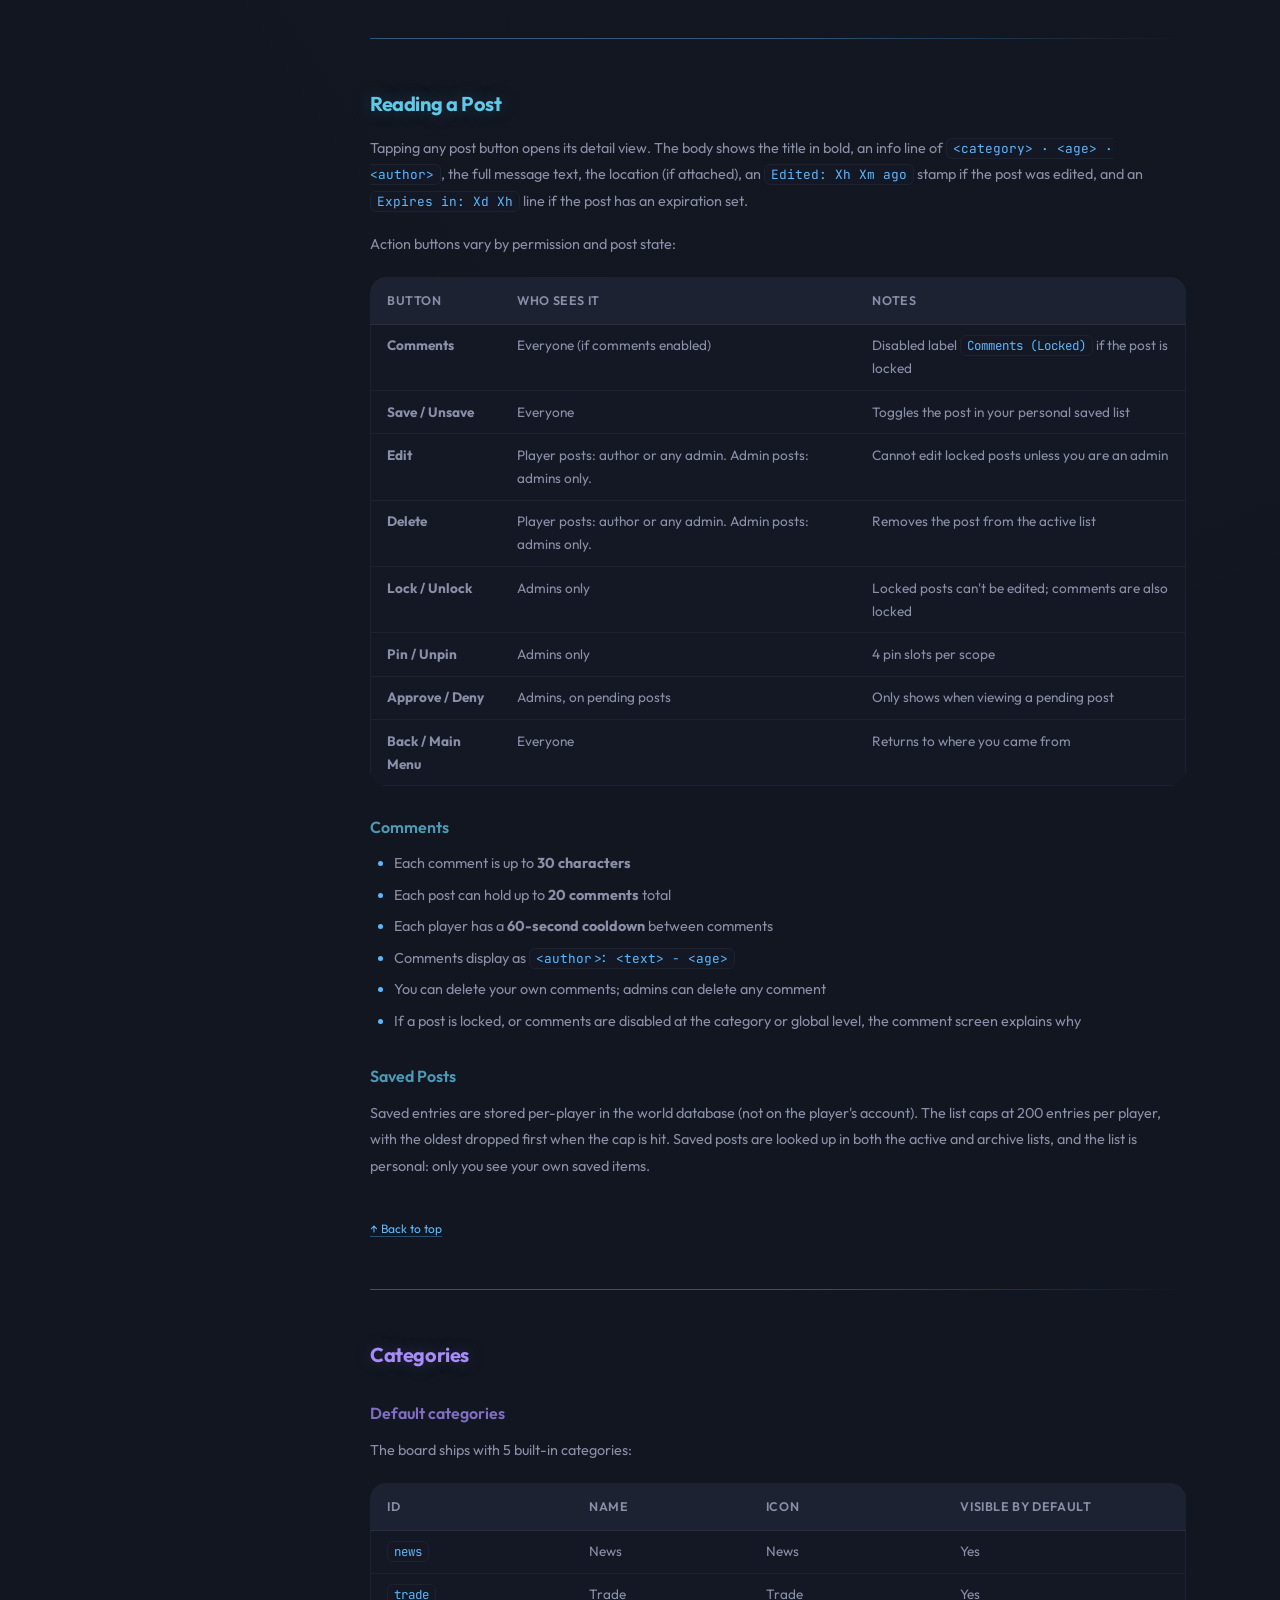
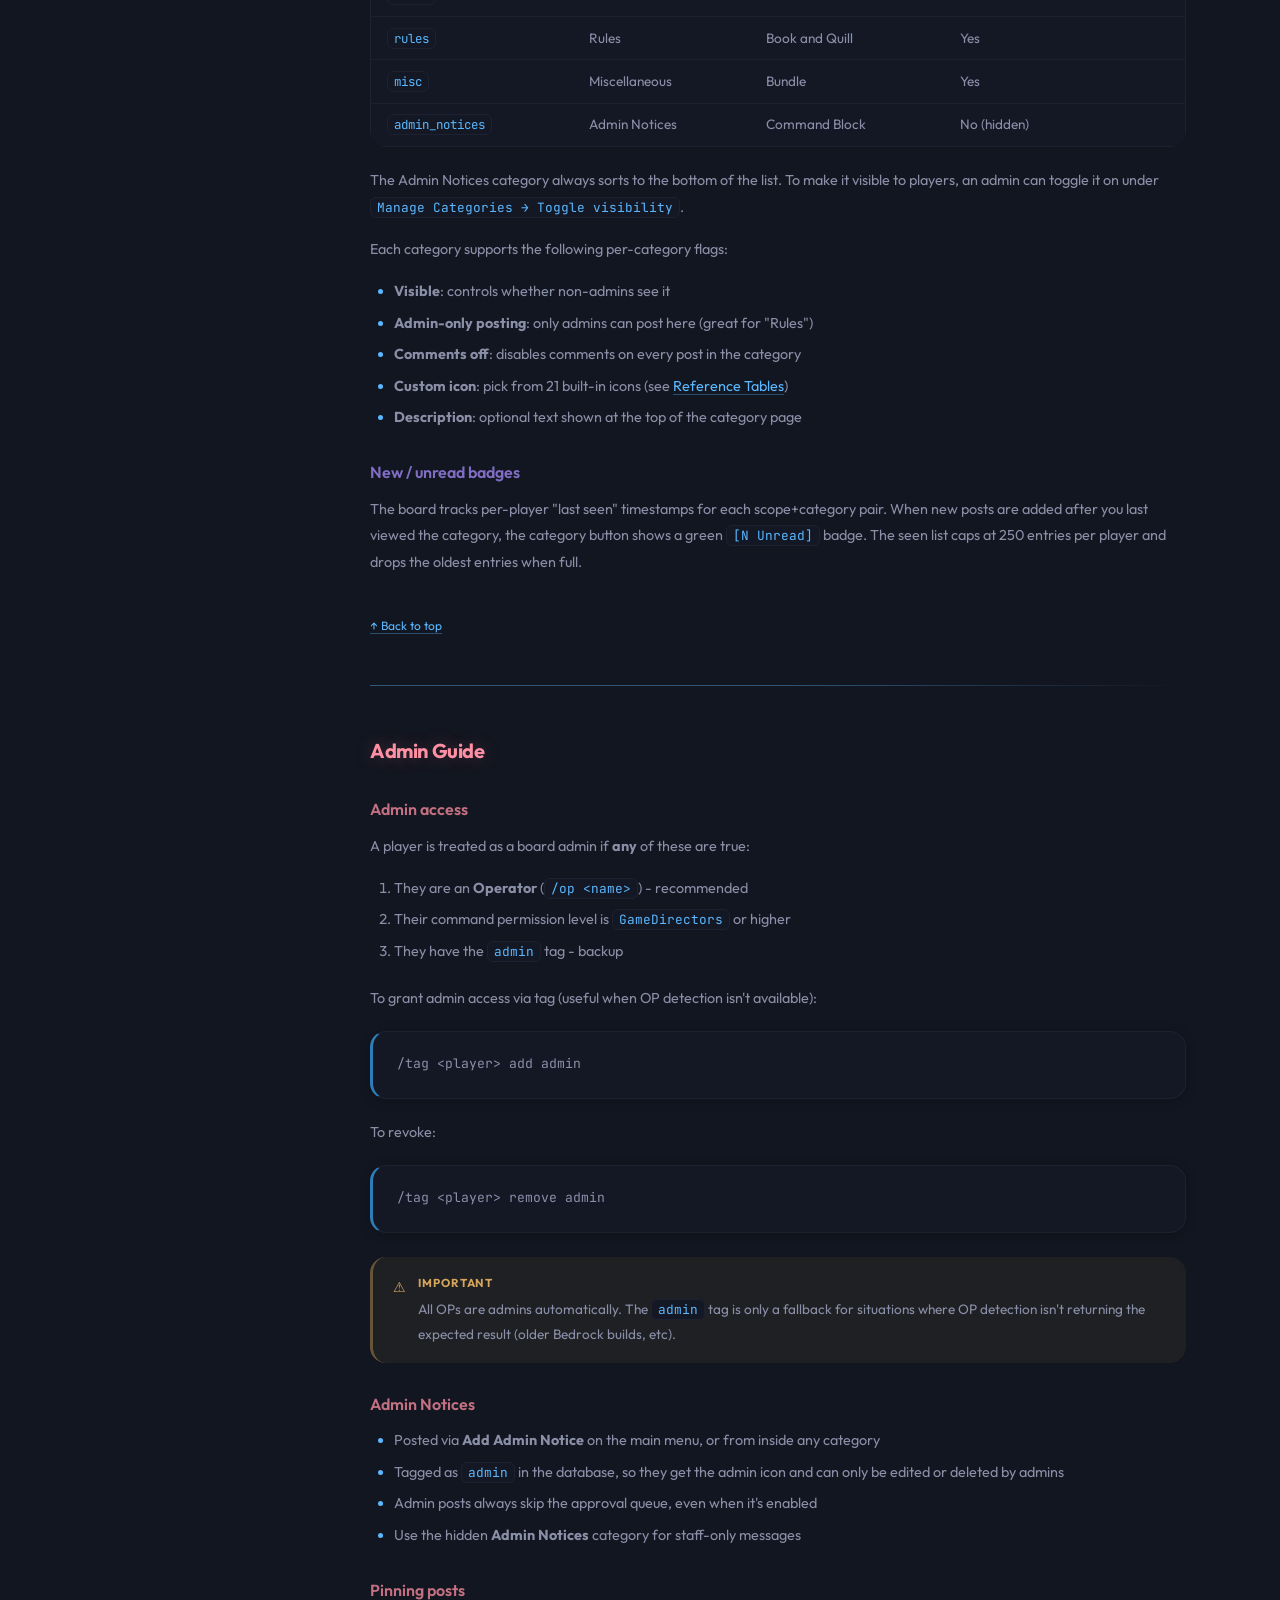
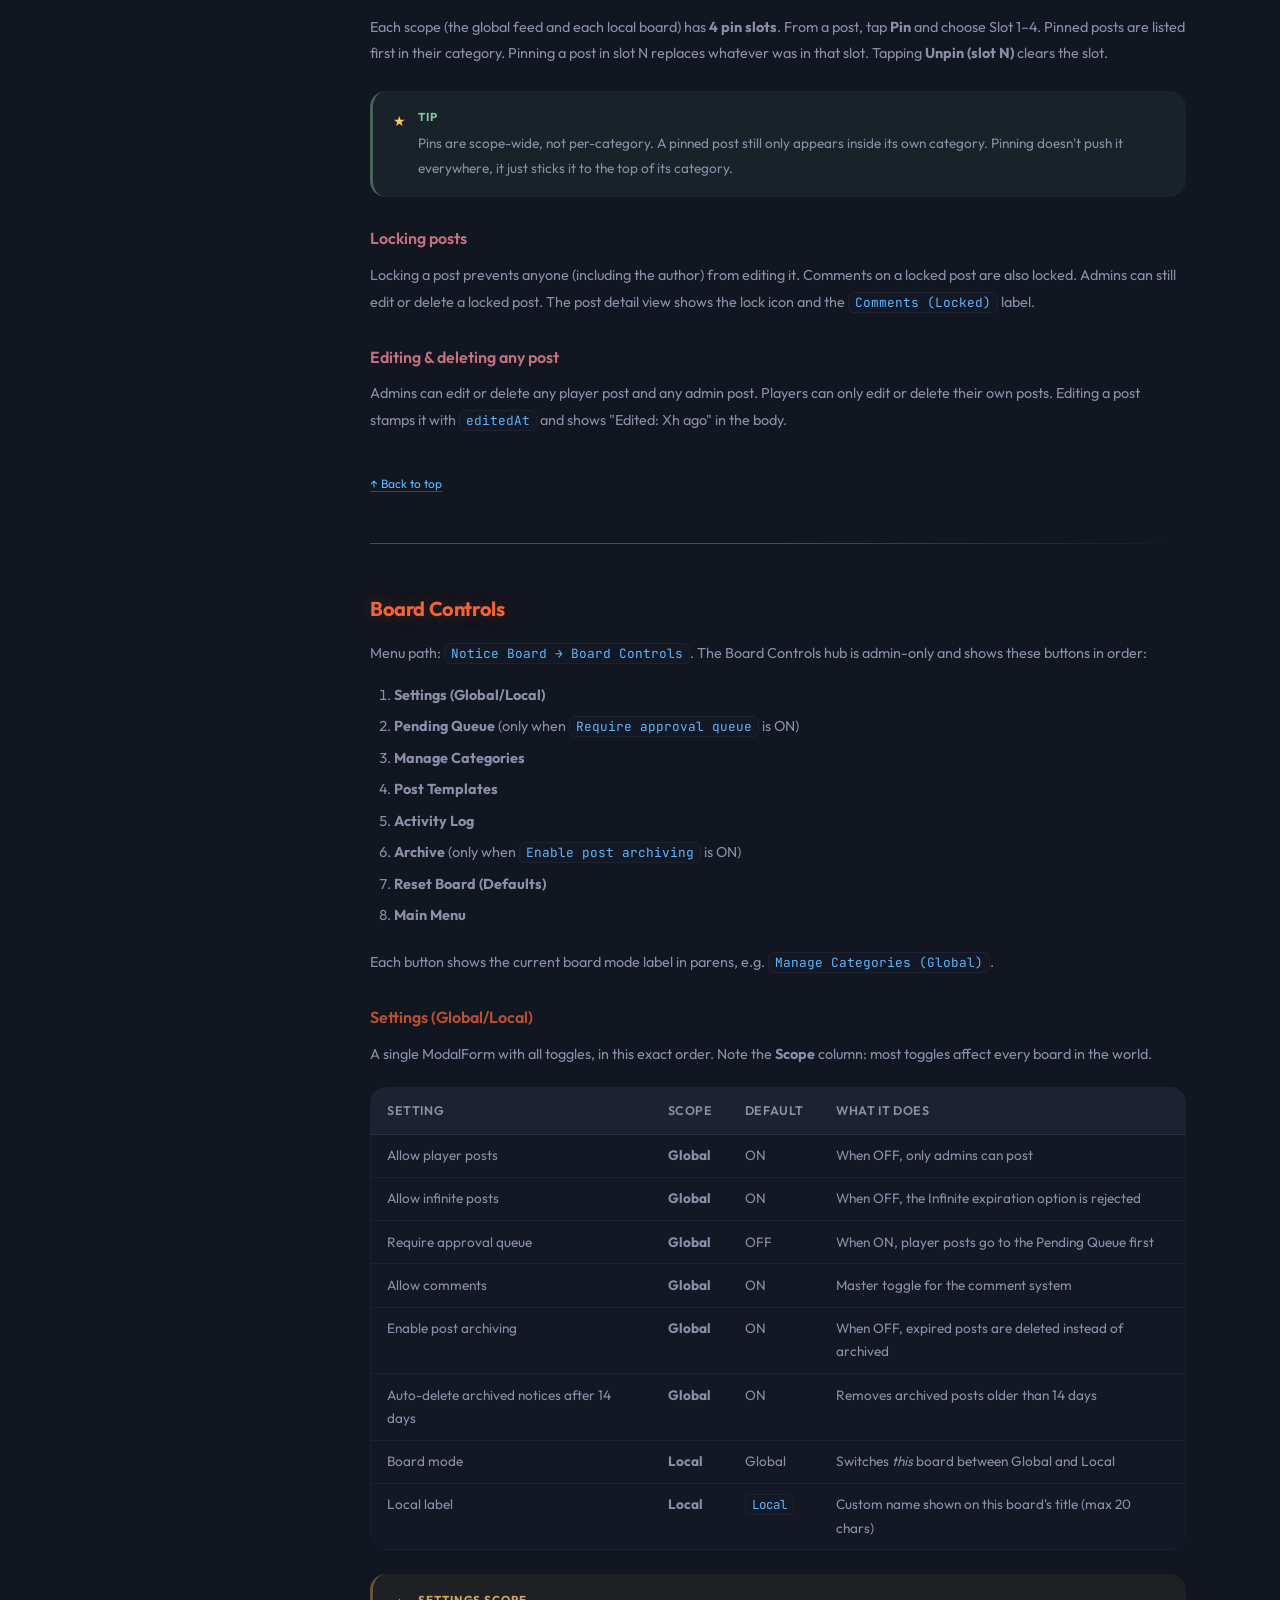
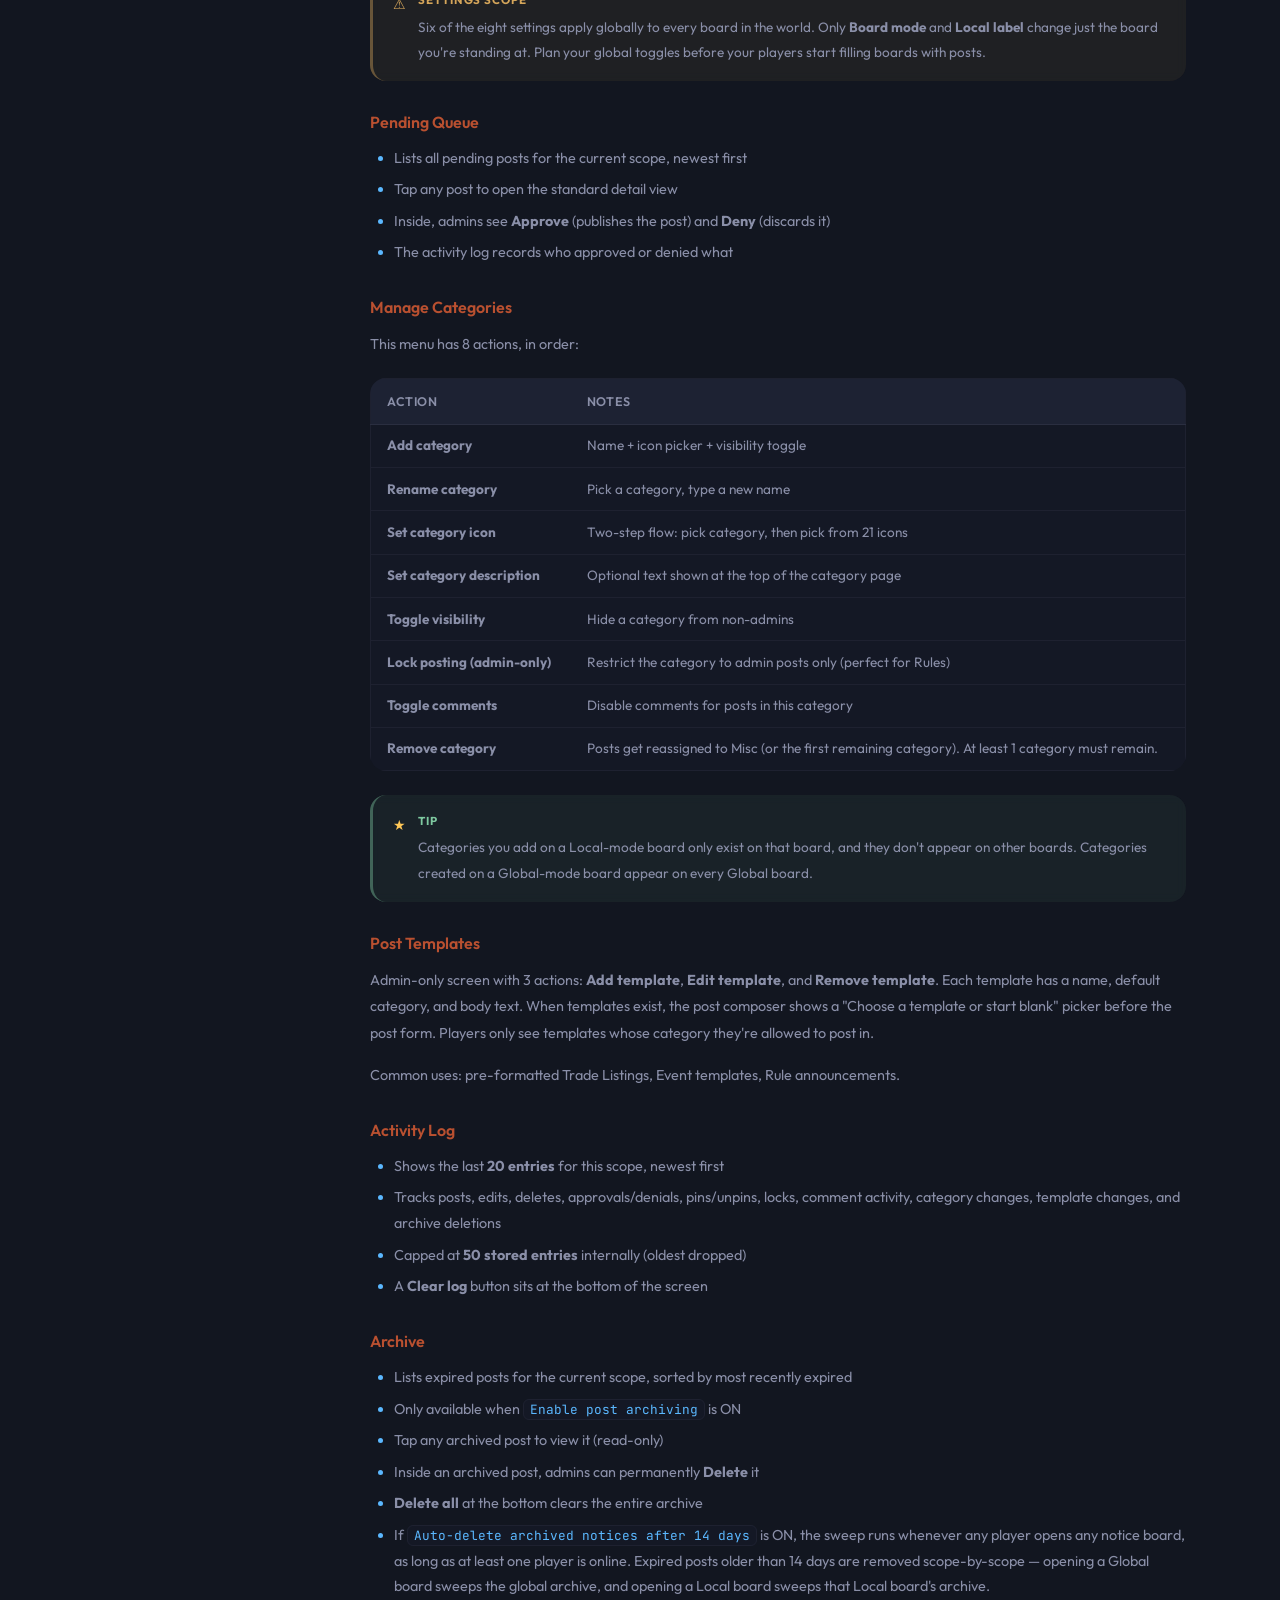
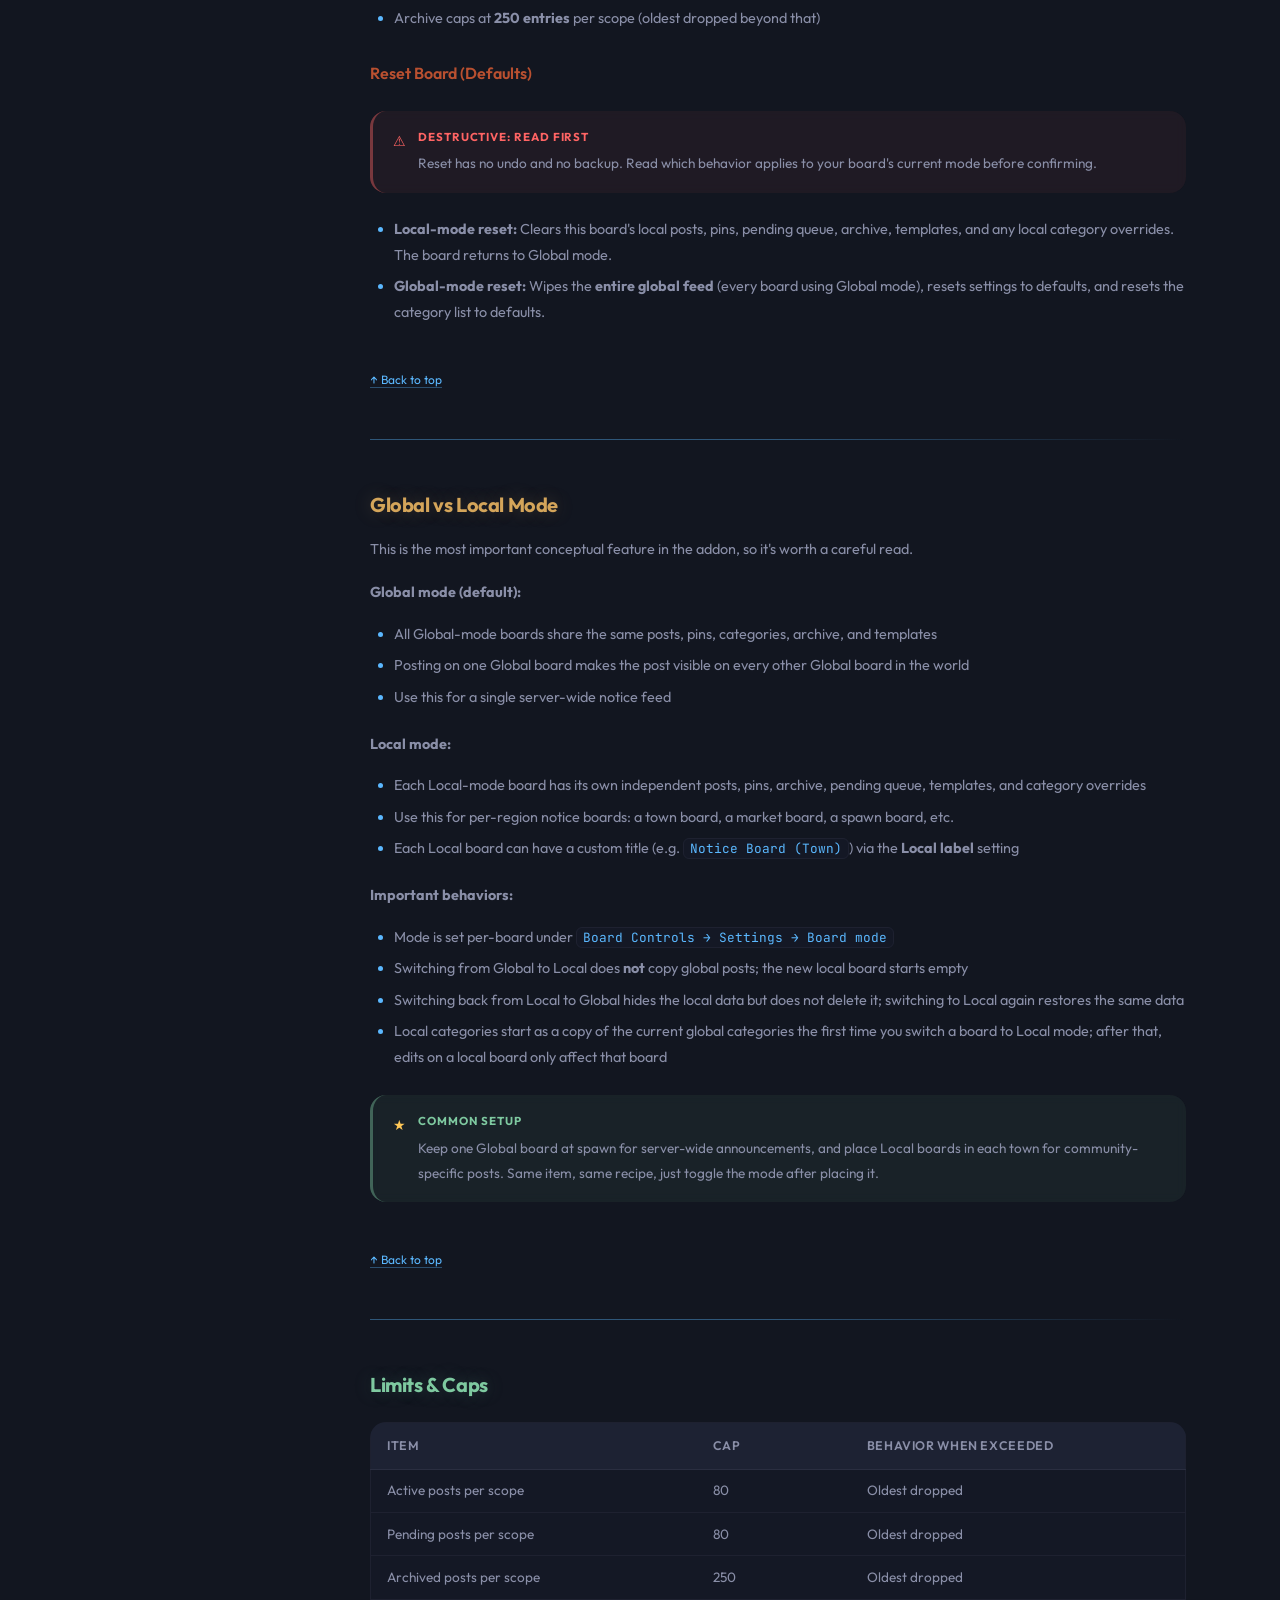
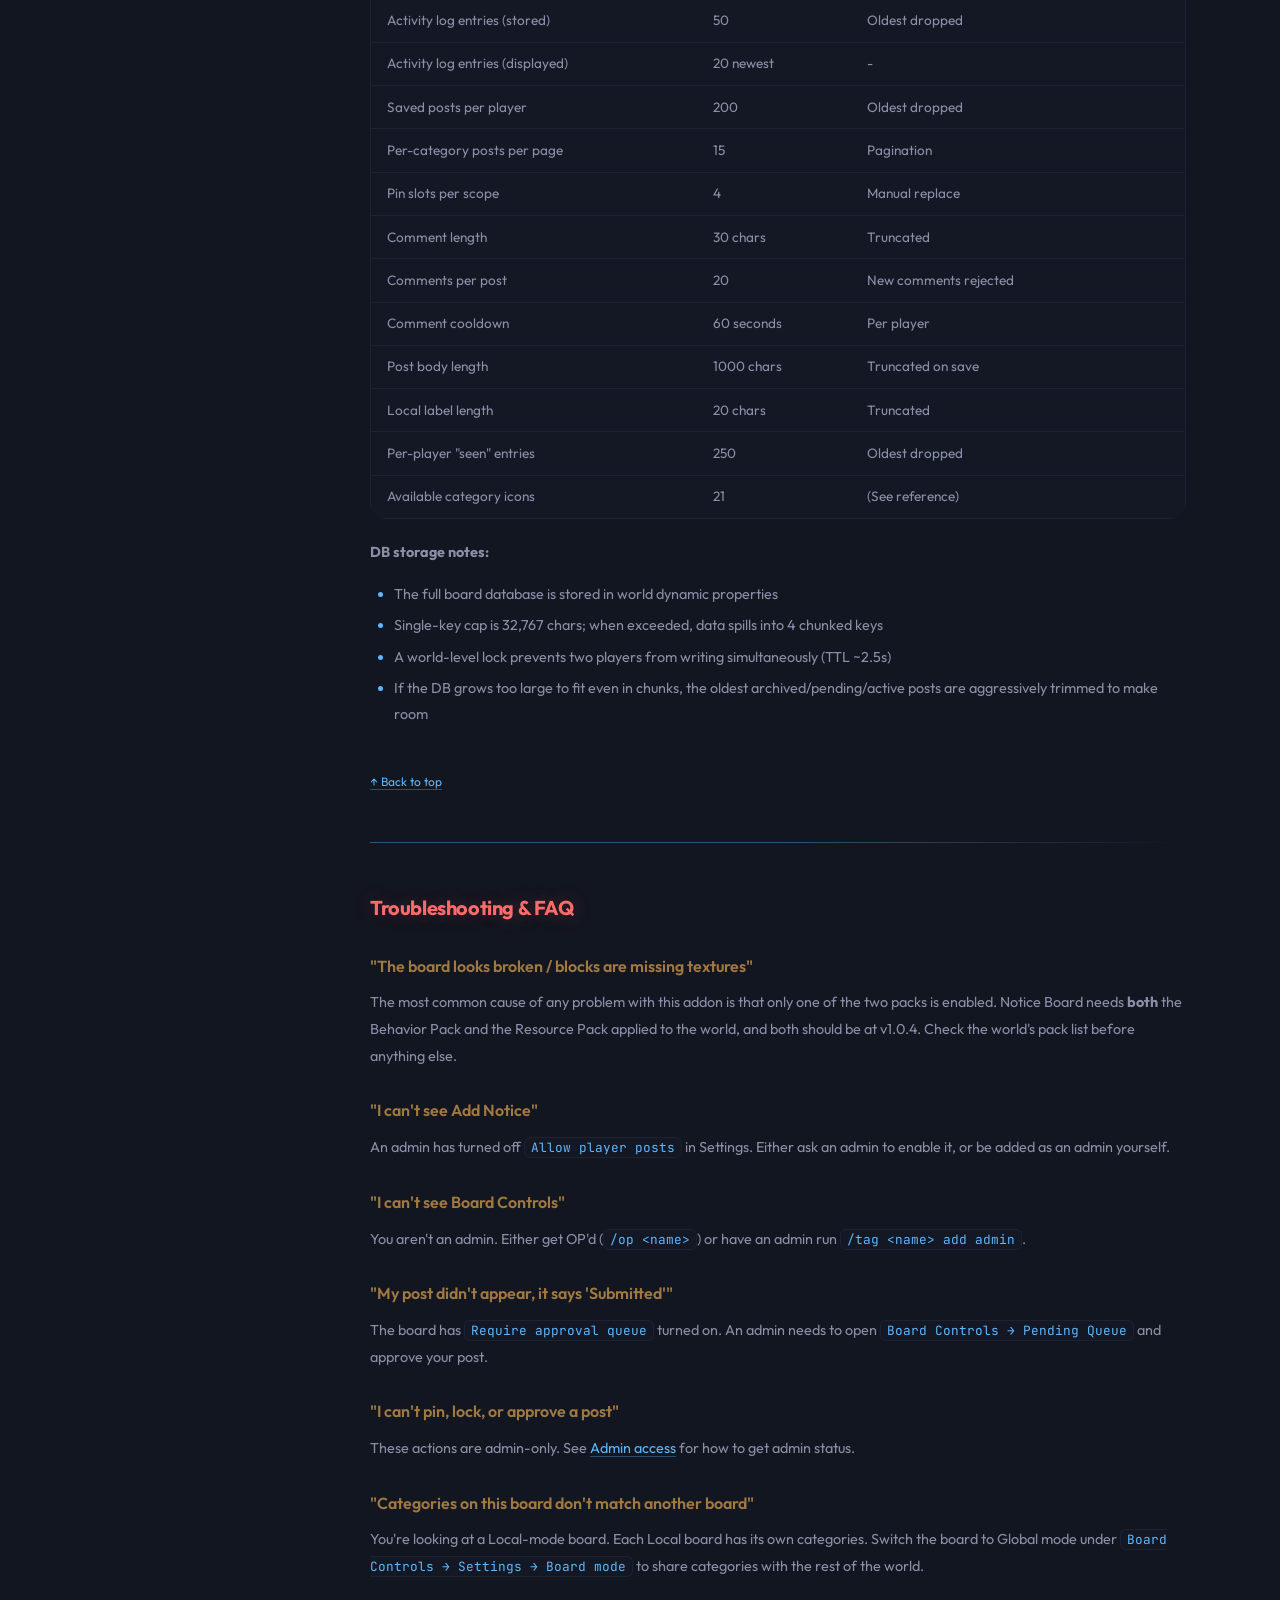
<file: addons/notice-board.html>
<!doctype html>
<html lang="en">
  <head>
    <meta charset="UTF-8" />
    <meta name="viewport" content="width=device-width, initial-scale=1.0" />
    <title>Notice Board | JM Addons</title>
    <meta name="description" content="Notice Board lets Minecraft Bedrock server admins post searchable announcements from inside the game. Achievement-safe and fully compatible." />
    <link rel="canonical" href="https://jmaddons.support/addons/notice-board.html" />
    <meta name="theme-color" content="#1e8fff" />
    <meta property="og:type" content="article" />
    <meta property="og:site_name" content="JM Addons" />
    <meta property="og:title" content="Notice Board | JM Addons" />
    <meta property="og:description" content="Notice Board lets Minecraft Bedrock server admins post searchable announcements from inside the game. Achievement-safe and fully compatible." />
    <meta property="og:url" content="https://jmaddons.support/addons/notice-board.html" />
    <meta property="og:image" content="https://jmaddons.support/images/og-banner.png" />
    <meta property="og:image:width" content="1200" />
    <meta property="og:image:height" content="630" />
    <meta name="twitter:card" content="summary_large_image" />
    <meta name="twitter:title" content="Notice Board | JM Addons" />
    <meta name="twitter:description" content="Notice Board lets Minecraft Bedrock server admins post searchable announcements from inside the game. Achievement-safe and fully compatible." />
    <meta name="twitter:image" content="https://jmaddons.support/images/og-banner.png" />
    <link rel="apple-touch-icon" href="../images/logo.png" />
    <link rel="preconnect" href="https://fonts.googleapis.com" />
    <link rel="preconnect" href="https://fonts.gstatic.com" crossorigin />
    <link
      href="https://fonts.googleapis.com/css2?family=Press+Start+2P&family=Outfit:wght@400;500;600;700;800&family=JetBrains+Mono:wght@400;500&display=swap"
      rel="stylesheet"
    />
    <link rel="icon" type="image/png" href="../images/logo.png" />
    <link rel="stylesheet" href="../style.css" />
    <link rel="stylesheet" href="../search.css" />
    <script
      defer
      src="https://cloud.umami.is/script.js"
      data-website-id="94e442b6-0d47-4737-835d-95391824ef61"
    ></script>
    <style>
      .table-wrap {
        overflow-x: auto;
        margin: 1.25rem 0;
        border-radius: var(--radius-lg);
        scrollbar-width: thin;
        scrollbar-color: var(--border-mid) transparent;
      }
      .table-wrap::-webkit-scrollbar {
        height: 4px;
      }
      .table-wrap::-webkit-scrollbar-track {
        background: transparent;
      }
      .table-wrap::-webkit-scrollbar-thumb {
        background: var(--border-mid);
        border-radius: 4px;
      }
      .table-wrap::-webkit-scrollbar-thumb:hover {
        background: var(--text-muted);
      }
      @media (max-width: 800px) {
        .table-wrap {
          background:
            linear-gradient(to right, #141825, #141825) left / 16px 100% no-repeat,
            linear-gradient(to left,  #141825, #141825) right / 16px 100% no-repeat,
            linear-gradient(to right, rgba(0,0,0,0.35), transparent) left / 40px 100% no-repeat,
            linear-gradient(to left,  rgba(0,0,0,0.35), transparent) right / 40px 100% no-repeat;
          background-attachment: local, local, scroll, scroll;
        }
      }
      .doc-content table {
        width: 100%;
        min-width: 620px;
        border-collapse: collapse;
        font-size: 0.85rem;
        background: var(--bg-code);
        border: 1px solid var(--border);
        border-radius: var(--radius-lg);
      }
      .doc-content th {
        text-align: left;
        font-weight: 600;
        font-size: 0.78rem;
        color: var(--text-dim);
        text-transform: uppercase;
        letter-spacing: 0.05em;
        padding: 0.75rem 1rem;
        border-bottom: 1px solid var(--border-mid);
        background: var(--bg-raised);
      }
      .doc-content td {
        padding: 0.6rem 1rem;
        color: var(--text-dim);
        border-bottom: 1px solid var(--border);
        vertical-align: top;
        line-height: 1.7;
      }
      .doc-content tr:last-child td {
        border-bottom: none;
      }
      .doc-content td code,
      .doc-content th code {
        font-family: var(--font-mono);
        font-size: 0.78rem;
        color: var(--blue);
        background: var(--bg-code);
        border: 1px solid var(--border);
        padding: 1px 6px;
        border-radius: var(--radius);
      }
      .back-to-top {
        display: inline-block;
        font-size: 0.75rem;
        color: var(--text-muted);
        margin-top: 1.5rem;
        transition: color var(--transition-base);
      }
      .back-to-top:hover {
        color: var(--gold);
      }
      .sidebar-nav > li.has-children > a {
        display: flex;
        align-items: center;
        justify-content: space-between;
        cursor: pointer;
      }
      .sidebar-nav > li.has-children > a::after {
        content: '';
        width: 6px;
        height: 6px;
        border-right: 1.5px solid var(--text-muted);
        border-bottom: 1.5px solid var(--text-muted);
        transform: rotate(-45deg);
        transition: transform 0.2s var(--ease-out);
        flex-shrink: 0;
        margin-left: 0.5rem;
      }
      .sidebar-nav > li.has-children.open > a::after {
        transform: rotate(45deg);
      }
      .sidebar-nav > li.has-children > .sidebar-subnav {
        display: none;
      }
      .sidebar-nav > li.has-children.open > .sidebar-subnav {
        display: flex;
      }
      .section-divider {
        border: none;
        height: 1px;
        background: linear-gradient(to right, var(--gold), var(--blue), transparent);
        margin: 3rem 0 0;
        opacity: 0.4;
      }
    </style>
  </head>
  <body>
    <a href="#main-content" class="skip-link">Skip to content</a>
    <header class="site-header">
      <div class="header-inner">
        <a href="../index.html" class="logo">
          <img src="../images/logo.png" alt="JM Addons" class="logo-icon" />
          <span class="logo-pixel">JM Addons</span>
        </a>
        <div class="search-wrapper">
          <div class="search-input-wrap">
            <svg class="search-icon" width="16" height="16" viewBox="0 0 24 24" fill="none" stroke="currentColor" stroke-width="2" stroke-linecap="round" stroke-linejoin="round"><circle cx="11" cy="11" r="8"/><line x1="21" y1="21" x2="16.65" y2="16.65"/></svg>
            <input type="text" class="search-input" placeholder="Search docs..." aria-label="Search documentation" aria-expanded="false" autocomplete="off" />
            <kbd class="search-kbd">/</kbd>
          </div>
          <div class="search-results" role="listbox" aria-label="Search results" hidden></div>
        </div>
        <button
          class="nav-toggle"
          aria-label="Toggle navigation"
          aria-expanded="false"
        >
          <span class="nav-toggle-bar"></span>
          <span class="nav-toggle-bar"></span>
          <span class="nav-toggle-bar"></span>
        </button>
        <nav class="top-nav">
          <a href="../index.html" class="nav-link active">Docs</a>
          <a
            href="https://www.curseforge.com/members/jm_addons/projects"
            class="nav-link nav-curseforge"
            target="_blank"
            rel="noopener noreferrer"
            >CurseForge</
          >
          <a
            href="https://discord.gg/ZsrM5HqHdS"
            class="nav-link nav-discord"
            target="_blank"
            rel="noopener noreferrer"
            >Discord</
          >
          <a
            href="https://buymeacoffee.com/jm1775"
            class="nav-link nav-donate"
            target="_blank"
            rel="noopener noreferrer"
            >Donate</a
          >
        </nav>
      </div>
    </header>

    <div class="page-layout" id="main-content">
      <aside class="sidebar">
        <a href="../index.html" class="sidebar-back">← All Addons</a>

        <div class="sidebar-section">
          <span class="sidebar-label">On this page</span>
          <ul class="sidebar-nav">
            <li><a href="#overview" class="active">Overview</a></li>
            <li><a href="#installation">Installation</a></li>
            <li>
              <a href="#getting-the-board">Getting the Board</a>
              <ul class="sidebar-subnav">
                <li><a href="#recipe">Crafting Recipe</a></li>
                <li><a href="#placing">Placing the Board</a></li>
                <li><a href="#breaking">Breaking the Board</a></li>
              </ul>
            </li>
            <li><a href="#opening">Opening the Menu</a></li>
            <li>
              <a href="#main-menu">Main Menu</a>
              <ul class="sidebar-subnav">
                <li><a href="#main-categories">Categories</a></li>
                <li><a href="#main-search">Search</a></li>
                <li><a href="#main-saved">Saved</a></li>
                <li><a href="#main-info">Addon Info</a></li>
                <li><a href="#main-add">Add Notice</a></li>
              </ul>
            </li>
            <li>
              <a href="#creating-a-post">Creating a Post</a>
              <ul class="sidebar-subnav">
                <li><a href="#post-fields">Post Fields</a></li>
                <li><a href="#post-expiration">Expiration</a></li>
                <li><a href="#post-templates">Templates</a></li>
                <li><a href="#post-approval">Approval Queue</a></li>
              </ul>
            </li>
            <li>
              <a href="#post-detail">Reading a Post</a>
              <ul class="sidebar-subnav">
                <li><a href="#comments">Comments</a></li>
                <li><a href="#saved-posts">Saved Posts</a></li>
              </ul>
            </li>
            <li>
              <a href="#categories">Categories</a>
              <ul class="sidebar-subnav">
                <li><a href="#default-categories">Default Categories</a></li>
                <li><a href="#unread-badges">Unread Badges</a></li>
              </ul>
            </li>
            <li>
              <a href="#admin-guide">Admin Guide</a>
              <ul class="sidebar-subnav">
                <li><a href="#admin-access">Admin Access</a></li>
                <li><a href="#admin-notices">Admin Notices</a></li>
                <li><a href="#admin-pin">Pinning Posts</a></li>
                <li><a href="#admin-lock">Locking Posts</a></li>
                <li><a href="#admin-edit-delete">Edit &amp; Delete</a></li>
              </ul>
            </li>
            <li>
              <a href="#board-controls">Board Controls</a>
              <ul class="sidebar-subnav">
                <li><a href="#bc-settings">Settings</a></li>
                <li><a href="#bc-pending">Pending Queue</a></li>
                <li><a href="#bc-categories">Manage Categories</a></li>
                <li><a href="#bc-templates">Post Templates</a></li>
                <li><a href="#bc-log">Activity Log</a></li>
                <li><a href="#bc-archive">Archive</a></li>
                <li><a href="#bc-reset">Reset Board</a></li>
              </ul>
            </li>
            <li><a href="#modes">Global vs Local Mode</a></li>
            <li><a href="#limits">Limits &amp; Caps</a></li>
            <li><a href="#troubleshooting">Troubleshooting</a></li>
            <li><a href="#reference">Reference Tables</a></li>
            <li><a href="#compatibility">Compatibility</a></li>
          </ul>
        </div>
      </aside>

      <main class="doc-content">
        <div class="doc-header">
          <div class="doc-title-row">
            <h1 class="doc-title">Notice Board</h1>
            <a
              href="https://www.curseforge.com/members/jm_addons/projects"
              class="download-btn"
              target="_blank"
              rel="noopener noreferrer"
              >↓ Download on CurseForge</a
            >
          </div>
          <p class="doc-desc">
            A community notice board that replaces wall-of-signs setups with one
            organized place for posts. Players write announcements, trades, rules,
            and events directly from an in-game menu, with categories, expiration
            timers, comments, search, saved posts, archiving, and per-board local
            mode.
          </p>
          <div class="doc-meta">
            <div class="meta-pill">
              <span class="meta-label">Version</span>
              <span class="meta-value">1.0.4</span>
            </div>
            <div class="meta-pill">
              <span class="meta-label">Namespace</span>
              <span class="meta-value">jm_nb:</span>
            </div>
            <div class="meta-pill">
              <span class="meta-label">Bedrock</span>
              <span class="meta-value">1.21.100+</span>
            </div>
            <div class="meta-pill">
              <span class="meta-label">Script API</span>
              <span class="meta-value">@minecraft/server 2.1.0, @minecraft/server-ui 2.0.0</span>
            </div>
          </div>
        </div>

        <!-- ======================== Overview ======================== -->

        <h2 id="overview">Overview</h2>
        <p>
          I built Notice Board because every survival world I joined eventually
          ended up with a wall of signs at spawn, half of them outdated and the
          rest impossible to read. This addon replaces all of that with one
          organized place where players can write announcements, trades, rules,
          and event notes directly from an in-game menu.
        </p>
        <p>
          It's designed for survival servers, realms, and shared worlds. Posts
          live in the world's dynamic properties so they survive restarts.
          Everything runs through the Script API with no experimental features
          required, and the addon is fully achievement-safe.
        </p>

        <p><strong>Key features:</strong></p>
        <ul>
          <li>One central board for community notices, with multi-block standing and wall variants</li>
          <li>Player-created posts with title, body, category, expiration, and optional location stamp</li>
          <li>5 built-in categories plus unlimited custom categories with 21 icons to pick from</li>
          <li>Pin up to 4 posts to the top of any scope</li>
          <li>Per-post comments with cooldowns and length limits</li>
          <li>Personal Saved Posts list, kept across sessions</li>
          <li>Multi-keyword search across every visible post</li>
          <li>Optional admin approval queue for player posts</li>
          <li>Archive system with optional 14-day auto-delete</li>
          <li>Per-board "Local mode": each board can carry its own posts, categories, pins, and templates</li>
        </ul>

        <div class="callout">
          <span class="callout-icon">★</span>
          <div class="callout-body">
            <span class="callout-label">Achievement Friendly</span>
            <p>
              Notice Board uses only the stable Script API and dynamic properties.
              No experiments, no cheats, no achievements disabled.
            </p>
          </div>
        </div>

        <a href="#" class="back-to-top">↑ Back to top</a>
        <hr class="section-divider" />

        <!-- ======================== Installation ======================== -->

        <h2 id="installation">Installation</h2>

        <div class="callout">
          <span class="callout-icon">★</span>
          <div class="callout-body">
            <span class="callout-label">Setup</span>
            <p>
              New here? See the <a href="../installation.html">Installation &amp; Updating</a>
              guide for the basics on importing <code>.mcaddon</code> files and
              applying packs to a world.
            </p>
          </div>
        </div>

        <p>
          Both the Behavior Pack and the Resource Pack must be enabled on the
          world. The wall and floor block models live in the RP, so the board
          will look broken if only the BP is applied. Both packs ship in the
          single <code>.mcaddon</code> import.
        </p>
        <p>
          Notice Board requires Minecraft Bedrock <strong>1.21.100</strong> or
          newer. No experimental toggles are required, and posts persist in
          world dynamic properties so they survive restarts and pack updates.
        </p>

        <a href="#" class="back-to-top">↑ Back to top</a>
        <hr class="section-divider" />

        <!-- ======================== Getting the Board ======================== -->

        <h2 id="getting-the-board">Getting the Board</h2>

        <h3 id="recipe">Crafting Recipe</h3>
        <p>
          The Notice Board item is crafted at any Crafting Table using the
          shaped pattern below:
        </p>
<pre><code>S S S      S = Cobblestone
L P L      P = Plank (any type)
L L L      L = Log  (any type)</code></pre>
        <p>
          Total ingredients: 3 cobblestone, 1 plank, and 5 logs. The recipe
          outputs 1 Notice Board item, found in the creative inventory under
          the <strong>Items</strong> tab. The item stacks to 16.
        </p>

        <h3 id="placing">Placing the Board</h3>
        <p>
          The Notice Board is a multi-block structure that auto-builds when you
          place it. Where you click decides which variant you get:
        </p>
        <div class="table-wrap">
          <table>
            <thead>
              <tr>
                <th>Variant</th>
                <th>Trigger</th>
                <th>Footprint</th>
                <th>Total blocks</th>
              </tr>
            </thead>
            <tbody>
              <tr>
                <td>Standing board</td>
                <td>Right-click the <strong>top</strong> of a block</td>
                <td>3 wide × 3 tall × 1 thick</td>
                <td>9</td>
              </tr>
              <tr>
                <td>Wall board</td>
                <td>Right-click the <strong>side</strong> of a block facing N/S/E/W</td>
                <td>3 wide × 2 tall × 1 thick</td>
                <td>6</td>
              </tr>
            </tbody>
          </table>
        </div>
        <p>
          Standing boards auto-orient to face the player. Wall boards face out
          from whichever wall they were placed against. The full footprint must
          be clear. If any of the 6 or 9 destination blocks are obstructed,
          placement fails silently and the item is not consumed. Wall boards
          can only attach to vertical block faces (north, south, east, or
          west) — you can't hang one from a ceiling or place one on the floor.
        </p>

        <h3 id="breaking">Breaking the Board</h3>
        <p>
          Breaking <strong>any block</strong> of a notice board removes the entire
          structure and drops one Notice Board item. All posts, categories,
          pins, archive, templates, and the activity log for that board are
          preserved, since the data is keyed to dimension, position, and board type
          rather than to the blocks themselves. Placing a new board at the same
          coordinates will restore the same dataset.
        </p>
        <p>
          Use the in-menu <strong>Reset Board</strong> option (under Board Controls)
          to wipe a board's data without breaking it.
        </p>

        <div class="callout warn">
          <span class="callout-icon">⚠</span>
          <div class="callout-body">
            <span class="callout-label">Mode-aware data</span>
            <p>
              If you place a Local-mode board, then break it and place a
              Global-mode board at the same spot, you'll see the Global feed, but
              the Local data is still stored in case you want it back later.
            </p>
          </div>
        </div>

        <a href="#" class="back-to-top">↑ Back to top</a>
        <hr class="section-divider" />

        <!-- ======================== Opening the Menu ======================== -->

        <h2 id="opening">Opening the Menu</h2>
        <p>
          Right-click (or long-press on touch) any block of a notice board to
          open the Main Menu UI. The board UI uses Script API forms, so closing a
          form has no effect on the world and you can browse freely without
          committing changes.
        </p>
        <p>
          The title bar of every menu shows the current scope:
          <code>Notice Board (Global)</code> or <code>Notice Board (&lt;your local label&gt;)</code>
          (default <code>Local</code>).
        </p>

        <div class="callout">
          <span class="callout-icon">★</span>
          <div class="callout-body">
            <span class="callout-label">Multiplayer-safe</span>
            <p>
              Several players can use the same board at once. Writes are protected
              by a world-level lock. If two players try to post at the exact same
              instant, one gets a "Busy" prompt and can retry. The lock auto-clears
              in under 3 seconds.
            </p>
          </div>
        </div>

        <a href="#" class="back-to-top">↑ Back to top</a>
        <hr class="section-divider" />

        <!-- ======================== Main Menu ======================== -->

        <h2 id="main-menu">Main Menu</h2>
        <p>
          The main menu has two parts: <strong>categories</strong> at the top, and
          <strong>actions</strong> below. Non-admins only see categories where
          visibility is on. Admins see every category, with hidden ones marked
          <code>(Not visible to non-admins)</code>.
        </p>
        <p>After the category buttons, the actions appear in this order:</p>
        <div class="table-wrap">
          <table>
            <thead>
              <tr>
                <th>#</th>
                <th>Button</th>
                <th>Available to</th>
                <th>What it does</th>
              </tr>
            </thead>
            <tbody>
              <tr><td>1</td><td><strong>Search</strong></td><td>Everyone</td><td>Keyword search across all visible active posts</td></tr>
              <tr><td>2</td><td><strong>Saved</strong></td><td>Everyone</td><td>Open your personal saved-posts list</td></tr>
              <tr><td>3</td><td><strong>Addon Info</strong></td><td>Everyone</td><td>In-game help, recipe, and admin reference</td></tr>
              <tr><td>4</td><td><strong>Add Notice</strong></td><td>Players (if allowed) + admins</td><td>Create a new player post</td></tr>
              <tr><td>5</td><td><strong>Add Admin Notice</strong></td><td>Admins only</td><td>Create an admin-tagged post</td></tr>
              <tr><td>6</td><td><strong>Board Controls</strong></td><td>Admins only</td><td>Settings, moderation, and management pages</td></tr>
            </tbody>
          </table>
        </div>
        <p>
          If <code>Allow player posts</code> is OFF in settings, the
          <strong>Add Notice</strong> button only appears for admins. Category
          buttons show an unread badge <code>[N Unread]</code> when new posts
          have been added since you last viewed that category.
        </p>

        <h3 id="main-categories">Categories</h3>
        <p>
          Tapping a category opens a paged list (15 posts per page). Pinned
          posts always appear first. Each post button shows the post title, or
          the first ~44 characters of the body if no title was set. Pinned
          entries display <code>[Pinned]</code> underneath, and pagination
          appears only when there is more than one page.
        </p>
        <p>
          The category page also shows an <strong>Add Notice</strong> /
          <strong>Add Admin Notice</strong> button at the top, scoped to that
          category.
        </p>

        <h3 id="main-search">Search</h3>
        <p>
          A modal text field accepts multi-keyword input. The search is an AND
          match across post title, body, author name, and category name, with
          results sorted by most recently posted or edited. Tap any result to
          read it, and use <strong>Search Again</strong> on the results page to
          run another query.
        </p>

        <h3 id="main-saved">Saved</h3>
        <p>
          Your personal bookmarks list. You can save up to 200 posts per
          player; older entries are dropped FIFO when the cap is hit. Saved
          entries are looked up in both the active post list <strong>and</strong>
          the archive, so anything you've bookmarked stays accessible after it
          expires (until it's permanently deleted).
        </p>

        <h3 id="main-info">Addon Info</h3>
        <p>The in-game info screen has three sub-pages:</p>
        <ul>
          <li><strong>How To</strong>: quick guide for posting, formatting, saving, editing, and expirations</li>
          <li><strong>Recipes</strong>: visual recipe for the board item</li>
          <li><strong>Admin Control Info</strong>: full admin reference (the same notes I'd type in chat to an OP)</li>
        </ul>

        <h3 id="main-add">Add Notice</h3>
        <p>
          Opens the post composer for the current scope. Admins also see
          <strong>Add Admin Notice</strong>, which tags the resulting post as
          <code>admin</code> and skips the approval queue. See
          <a href="#creating-a-post">Creating a Post</a> for the full form.
        </p>

        <a href="#" class="back-to-top">↑ Back to top</a>
        <hr class="section-divider" />

        <!-- ======================== Creating a Post ======================== -->

        <h2 id="creating-a-post">Creating a Post</h2>

        <h3 id="post-fields">Post Fields</h3>
        <div class="table-wrap">
          <table>
            <thead>
              <tr>
                <th>Field</th>
                <th>Type</th>
                <th>Required</th>
                <th>Notes</th>
              </tr>
            </thead>
            <tbody>
              <tr><td>Category</td><td>Dropdown</td><td>Yes</td><td>Hidden and admin-only categories are filtered out for non-admins</td></tr>
              <tr><td>Title (Button Name)</td><td>Text</td><td>Yes</td><td>Used as the button label in category lists</td></tr>
              <tr><td>Line 1 – Line 5</td><td>5 text fields</td><td>At least one non-empty</td><td>Joined with newlines in the order entered, regardless of which box you typed in</td></tr>
              <tr><td>Expiration</td><td>Dropdown</td><td>Yes</td><td>Default: <strong>7d</strong></td></tr>
              <tr><td>Include Location</td><td>Toggle</td><td>Default ON</td><td>Stamps current dimension and coordinates onto the post</td></tr>
            </tbody>
          </table>
        </div>
        <p>
          Each line field accepts the literal sequence <code>\n</code> to insert
          a manual line break inside that line. The full message body is
          normalized and capped at <strong>1000 characters</strong> on save.
        </p>

        <h3 id="post-expiration">Expiration durations</h3>
        <p>
          The composer offers 8 expiration choices. Time is real-time, so posts
          expire even when no players are online.
        </p>
        <div class="table-wrap">
          <table>
            <thead>
              <tr><th>Option</th><th>Length</th></tr>
            </thead>
            <tbody>
              <tr><td>12hr</td><td>12 hours</td></tr>
              <tr><td>24hr</td><td>1 day</td></tr>
              <tr><td>48hr</td><td>2 days</td></tr>
              <tr><td>72hr</td><td>3 days</td></tr>
              <tr><td>7d</td><td>7 days <em>(default)</em></td></tr>
              <tr><td>14d</td><td>14 days</td></tr>
              <tr><td>30d</td><td>30 days</td></tr>
              <tr><td>Infinite</td><td>Never expires</td></tr>
            </tbody>
          </table>
        </div>
        <p>
          If admins disable infinite posts via the
          <code>Allow infinite posts</code> setting, the Infinite option is
          rejected at submit time with an error message.
        </p>

        <h3 id="post-templates">Templates</h3>
        <p>
          Admins create templates under
          <code>Board Controls → Post Templates</code>. When at least one
          template exists for the current scope, the post composer first shows
          a "Choose a template or start blank" picker. Picking a template
          pre-fills the title, category, and body. Players only see templates
          whose category they're allowed to post in.
        </p>

        <h3 id="post-approval">Approval queue</h3>
        <p>
          When the admin setting <code>Require approval queue</code> is ON,
          every player post is sent to the Pending Queue instead of going live.
          Admins review it via <code>Board Controls → Pending Queue</code> and
          choose <strong>Approve</strong> or <strong>Deny</strong>. Admin posts
          always go live immediately and skip the queue.
        </p>

        <a href="#" class="back-to-top">↑ Back to top</a>
        <hr class="section-divider" />

        <!-- ======================== Reading a Post ======================== -->

        <h2 id="post-detail">Reading a Post</h2>
        <p>
          Tapping any post button opens its detail view. The body shows the
          title in bold, an info line of <code>&lt;category&gt; · &lt;age&gt; · &lt;author&gt;</code>,
          the full message text, the location (if attached), an
          <code>Edited: Xh Xm ago</code> stamp if the post was edited, and an
          <code>Expires in: Xd Xh</code> line if the post has an expiration set.
        </p>
        <p>Action buttons vary by permission and post state:</p>
        <div class="table-wrap">
          <table>
            <thead>
              <tr>
                <th>Button</th>
                <th>Who sees it</th>
                <th>Notes</th>
              </tr>
            </thead>
            <tbody>
              <tr><td><strong>Comments</strong></td><td>Everyone (if comments enabled)</td><td>Disabled label <code>Comments (Locked)</code> if the post is locked</td></tr>
              <tr><td><strong>Save / Unsave</strong></td><td>Everyone</td><td>Toggles the post in your personal saved list</td></tr>
              <tr><td><strong>Edit</strong></td><td>Player posts: author or any admin. Admin posts: admins only.</td><td>Cannot edit locked posts unless you are an admin</td></tr>
              <tr><td><strong>Delete</strong></td><td>Player posts: author or any admin. Admin posts: admins only.</td><td>Removes the post from the active list</td></tr>
              <tr><td><strong>Lock / Unlock</strong></td><td>Admins only</td><td>Locked posts can't be edited; comments are also locked</td></tr>
              <tr><td><strong>Pin / Unpin</strong></td><td>Admins only</td><td>4 pin slots per scope</td></tr>
              <tr><td><strong>Approve / Deny</strong></td><td>Admins, on pending posts</td><td>Only shows when viewing a pending post</td></tr>
              <tr><td><strong>Back / Main Menu</strong></td><td>Everyone</td><td>Returns to where you came from</td></tr>
            </tbody>
          </table>
        </div>

        <h3 id="comments">Comments</h3>
        <ul>
          <li>Each comment is up to <strong>30 characters</strong></li>
          <li>Each post can hold up to <strong>20 comments</strong> total</li>
          <li>Each player has a <strong>60-second cooldown</strong> between comments</li>
          <li>Comments display as <code>&lt;author&gt;: &lt;text&gt; - &lt;age&gt;</code></li>
          <li>You can delete your own comments; admins can delete any comment</li>
          <li>If a post is locked, or comments are disabled at the category or global level, the comment screen explains why</li>
        </ul>

        <h3 id="saved-posts">Saved Posts</h3>
        <p>
          Saved entries are stored per-player in the world database (not on the
          player's account). The list caps at 200 entries per player, with the
          oldest dropped first when the cap is hit. Saved posts are looked up
          in both the active and archive lists, and the list is personal:
          only you see your own saved items.
        </p>

        <a href="#" class="back-to-top">↑ Back to top</a>
        <hr class="section-divider" />

        <!-- ======================== Categories ======================== -->

        <h2 id="categories">Categories</h2>

        <h3 id="default-categories">Default categories</h3>
        <p>The board ships with 5 built-in categories:</p>
        <div class="table-wrap">
          <table>
            <thead>
              <tr>
                <th>ID</th>
                <th>Name</th>
                <th>Icon</th>
                <th>Visible by default</th>
              </tr>
            </thead>
            <tbody>
              <tr><td><code>news</code></td><td>News</td><td>News</td><td>Yes</td></tr>
              <tr><td><code>trade</code></td><td>Trade</td><td>Trade</td><td>Yes</td></tr>
              <tr><td><code>rules</code></td><td>Rules</td><td>Book and Quill</td><td>Yes</td></tr>
              <tr><td><code>misc</code></td><td>Miscellaneous</td><td>Bundle</td><td>Yes</td></tr>
              <tr><td><code>admin_notices</code></td><td>Admin Notices</td><td>Command Block</td><td>No (hidden)</td></tr>
            </tbody>
          </table>
        </div>
        <p>
          The Admin Notices category always sorts to the bottom of the list. To
          make it visible to players, an admin can toggle it on under
          <code>Manage Categories → Toggle visibility</code>.
        </p>
        <p>Each category supports the following per-category flags:</p>
        <ul>
          <li><strong>Visible</strong>: controls whether non-admins see it</li>
          <li><strong>Admin-only posting</strong>: only admins can post here (great for "Rules")</li>
          <li><strong>Comments off</strong>: disables comments on every post in the category</li>
          <li><strong>Custom icon</strong>: pick from 21 built-in icons (see <a href="#reference">Reference Tables</a>)</li>
          <li><strong>Description</strong>: optional text shown at the top of the category page</li>
        </ul>

        <h3 id="unread-badges">New / unread badges</h3>
        <p>
          The board tracks per-player "last seen" timestamps for each
          scope+category pair. When new posts are added after you last viewed
          the category, the category button shows a green
          <code>[N Unread]</code> badge. The seen list caps at 250 entries per
          player and drops the oldest entries when full.
        </p>

        <a href="#" class="back-to-top">↑ Back to top</a>
        <hr class="section-divider" />

        <!-- ======================== Admin Guide ======================== -->

        <h2 id="admin-guide">Admin Guide</h2>

        <h3 id="admin-access">Admin access</h3>
        <p>
          A player is treated as a board admin if <strong>any</strong> of these
          are true:
        </p>
        <ol>
          <li>They are an <strong>Operator</strong> (<code>/op &lt;name&gt;</code>) - recommended</li>
          <li>Their command permission level is <code>GameDirectors</code> or higher</li>
          <li>They have the <code>admin</code> tag - backup</li>
        </ol>
        <p>To grant admin access via tag (useful when OP detection isn't available):</p>
<pre><code>/tag &lt;player&gt; add admin</code></pre>
        <p>To revoke:</p>
<pre><code>/tag &lt;player&gt; remove admin</code></pre>

        <div class="callout warn">
          <span class="callout-icon">⚠</span>
          <div class="callout-body">
            <span class="callout-label">Important</span>
            <p>
              All OPs are admins automatically. The <code>admin</code> tag is
              only a fallback for situations where OP detection isn't returning
              the expected result (older Bedrock builds, etc).
            </p>
          </div>
        </div>

        <h3 id="admin-notices">Admin Notices</h3>
        <ul>
          <li>Posted via <strong>Add Admin Notice</strong> on the main menu, or from inside any category</li>
          <li>Tagged as <code>admin</code> in the database, so they get the admin icon and can only be edited or deleted by admins</li>
          <li>Admin posts always skip the approval queue, even when it's enabled</li>
          <li>Use the hidden <strong>Admin Notices</strong> category for staff-only messages</li>
        </ul>

        <h3 id="admin-pin">Pinning posts</h3>
        <p>
          Each scope (the global feed and each local board) has
          <strong>4 pin slots</strong>. From a post, tap <strong>Pin</strong>
          and choose Slot 1–4. Pinned posts are listed first in their category.
          Pinning a post in slot N replaces whatever was in that slot. Tapping
          <strong>Unpin (slot N)</strong> clears the slot.
        </p>

        <div class="callout">
          <span class="callout-icon">★</span>
          <div class="callout-body">
            <span class="callout-label">Tip</span>
            <p>
              Pins are scope-wide, not per-category. A pinned post still only
              appears inside its own category. Pinning doesn't push it
              everywhere, it just sticks it to the top of its category.
            </p>
          </div>
        </div>

        <h3 id="admin-lock">Locking posts</h3>
        <p>
          Locking a post prevents anyone (including the author) from editing
          it. Comments on a locked post are also locked. Admins can still edit
          or delete a locked post. The post detail view shows the lock icon
          and the <code>Comments (Locked)</code> label.
        </p>

        <h3 id="admin-edit-delete">Editing &amp; deleting any post</h3>
        <p>
          Admins can edit or delete any player post and any admin post. Players
          can only edit or delete their own posts. Editing a post stamps it
          with <code>editedAt</code> and shows "Edited: Xh ago" in the body.
        </p>

        <a href="#" class="back-to-top">↑ Back to top</a>
        <hr class="section-divider" />

        <!-- ======================== Board Controls ======================== -->

        <h2 id="board-controls">Board Controls</h2>
        <p>
          Menu path: <code>Notice Board → Board Controls</code>. The Board
          Controls hub is admin-only and shows these buttons in order:
        </p>
        <ol>
          <li><strong>Settings (Global/Local)</strong></li>
          <li><strong>Pending Queue</strong> (only when <code>Require approval queue</code> is ON)</li>
          <li><strong>Manage Categories</strong></li>
          <li><strong>Post Templates</strong></li>
          <li><strong>Activity Log</strong></li>
          <li><strong>Archive</strong> (only when <code>Enable post archiving</code> is ON)</li>
          <li><strong>Reset Board (Defaults)</strong></li>
          <li><strong>Main Menu</strong></li>
        </ol>
        <p>
          Each button shows the current board mode label in parens, e.g.
          <code>Manage Categories (Global)</code>.
        </p>

        <h3 id="bc-settings">Settings (Global/Local)</h3>
        <p>
          A single ModalForm with all toggles, in this exact order. Note the
          <strong>Scope</strong> column: most toggles affect every board in
          the world.
        </p>
        <div class="table-wrap">
          <table>
            <thead>
              <tr>
                <th>Setting</th>
                <th style="white-space: nowrap;">Scope</th>
                <th style="white-space: nowrap;">Default</th>
                <th>What it does</th>
              </tr>
            </thead>
            <tbody>
              <tr><td>Allow player posts</td><td style="white-space: nowrap;"><strong>Global</strong></td><td style="white-space: nowrap;">ON</td><td>When OFF, only admins can post</td></tr>
              <tr><td>Allow infinite posts</td><td style="white-space: nowrap;"><strong>Global</strong></td><td style="white-space: nowrap;">ON</td><td>When OFF, the Infinite expiration option is rejected</td></tr>
              <tr><td>Require approval queue</td><td style="white-space: nowrap;"><strong>Global</strong></td><td style="white-space: nowrap;">OFF</td><td>When ON, player posts go to the Pending Queue first</td></tr>
              <tr><td>Allow comments</td><td style="white-space: nowrap;"><strong>Global</strong></td><td style="white-space: nowrap;">ON</td><td>Master toggle for the comment system</td></tr>
              <tr><td>Enable post archiving</td><td style="white-space: nowrap;"><strong>Global</strong></td><td style="white-space: nowrap;">ON</td><td>When OFF, expired posts are deleted instead of archived</td></tr>
              <tr><td>Auto-delete archived notices after 14 days</td><td style="white-space: nowrap;"><strong>Global</strong></td><td style="white-space: nowrap;">ON</td><td>Removes archived posts older than 14 days</td></tr>
              <tr><td>Board mode</td><td style="white-space: nowrap;"><strong>Local</strong></td><td style="white-space: nowrap;">Global</td><td>Switches <em>this</em> board between Global and Local</td></tr>
              <tr><td>Local label</td><td style="white-space: nowrap;"><strong>Local</strong></td><td style="white-space: nowrap;"><code>Local</code></td><td>Custom name shown on this board's title (max 20 chars)</td></tr>
            </tbody>
          </table>
        </div>

        <div class="callout warn">
          <span class="callout-icon">⚠</span>
          <div class="callout-body">
            <span class="callout-label">Settings scope</span>
            <p>
              Six of the eight settings apply globally to every board in the
              world. Only <strong>Board mode</strong> and <strong>Local label</strong>
              change just the board you're standing at. Plan your global toggles
              before your players start filling boards with posts.
            </p>
          </div>
        </div>

        <h3 id="bc-pending">Pending Queue</h3>
        <ul>
          <li>Lists all pending posts for the current scope, newest first</li>
          <li>Tap any post to open the standard detail view</li>
          <li>Inside, admins see <strong>Approve</strong> (publishes the post) and <strong>Deny</strong> (discards it)</li>
          <li>The activity log records who approved or denied what</li>
        </ul>

        <h3 id="bc-categories">Manage Categories</h3>
        <p>This menu has 8 actions, in order:</p>
        <div class="table-wrap">
          <table>
            <thead>
              <tr><th>Action</th><th>Notes</th></tr>
            </thead>
            <tbody>
              <tr><td><strong>Add category</strong></td><td>Name + icon picker + visibility toggle</td></tr>
              <tr><td><strong>Rename category</strong></td><td>Pick a category, type a new name</td></tr>
              <tr><td><strong>Set category icon</strong></td><td>Two-step flow: pick category, then pick from 21 icons</td></tr>
              <tr><td><strong>Set category description</strong></td><td>Optional text shown at the top of the category page</td></tr>
              <tr><td><strong>Toggle visibility</strong></td><td>Hide a category from non-admins</td></tr>
              <tr><td><strong>Lock posting (admin-only)</strong></td><td>Restrict the category to admin posts only (perfect for Rules)</td></tr>
              <tr><td><strong>Toggle comments</strong></td><td>Disable comments for posts in this category</td></tr>
              <tr><td><strong>Remove category</strong></td><td>Posts get reassigned to Misc (or the first remaining category). At least 1 category must remain.</td></tr>
            </tbody>
          </table>
        </div>

        <div class="callout">
          <span class="callout-icon">★</span>
          <div class="callout-body">
            <span class="callout-label">Tip</span>
            <p>
              Categories you add on a Local-mode board only exist on that
              board, and they don't appear on other boards. Categories created on
              a Global-mode board appear on every Global board.
            </p>
          </div>
        </div>

        <h3 id="bc-templates">Post Templates</h3>
        <p>
          Admin-only screen with 3 actions: <strong>Add template</strong>,
          <strong>Edit template</strong>, and <strong>Remove template</strong>.
          Each template has a name, default category, and body text. When
          templates exist, the post composer shows a "Choose a template or
          start blank" picker before the post form. Players only see templates
          whose category they're allowed to post in.
        </p>
        <p>
          Common uses: pre-formatted Trade Listings, Event templates, Rule
          announcements.
        </p>

        <h3 id="bc-log">Activity Log</h3>
        <ul>
          <li>Shows the last <strong>20 entries</strong> for this scope, newest first</li>
          <li>Tracks posts, edits, deletes, approvals/denials, pins/unpins, locks, comment activity, category changes, template changes, and archive deletions</li>
          <li>Capped at <strong>50 stored entries</strong> internally (oldest dropped)</li>
          <li>A <strong>Clear log</strong> button sits at the bottom of the screen</li>
        </ul>

        <h3 id="bc-archive">Archive</h3>
        <ul>
          <li>Lists expired posts for the current scope, sorted by most recently expired</li>
          <li>Only available when <code>Enable post archiving</code> is ON</li>
          <li>Tap any archived post to view it (read-only)</li>
          <li>Inside an archived post, admins can permanently <strong>Delete</strong> it</li>
          <li><strong>Delete all</strong> at the bottom clears the entire archive</li>
          <li>If <code>Auto-delete archived notices after 14 days</code> is ON, the sweep runs whenever any player opens any notice board, as long as at least one player is online. Expired posts older than 14 days are removed scope-by-scope — opening a Global board sweeps the global archive, and opening a Local board sweeps that Local board's archive.</li>
          <li>Archive caps at <strong>250 entries</strong> per scope (oldest dropped beyond that)</li>
        </ul>

        <h3 id="bc-reset">Reset Board (Defaults)</h3>

        <div class="callout danger">
          <span class="callout-icon">⚠</span>
          <div class="callout-body">
            <span class="callout-label">Destructive: read first</span>
            <p>
              Reset has no undo and no backup. Read which behavior applies to
              your board's current mode before confirming.
            </p>
          </div>
        </div>

        <ul>
          <li><strong>Local-mode reset:</strong> Clears this board's local posts, pins, pending queue, archive, templates, and any local category overrides. The board returns to Global mode.</li>
          <li><strong>Global-mode reset:</strong> Wipes the <strong>entire global feed</strong> (every board using Global mode), resets settings to defaults, and resets the category list to defaults.</li>
        </ul>

        <a href="#" class="back-to-top">↑ Back to top</a>
        <hr class="section-divider" />

        <!-- ======================== Modes ======================== -->

        <h2 id="modes">Global vs Local Mode</h2>
        <p>
          This is the most important conceptual feature in the addon, so it's
          worth a careful read.
        </p>

        <p><strong>Global mode (default):</strong></p>
        <ul>
          <li>All Global-mode boards share the same posts, pins, categories, archive, and templates</li>
          <li>Posting on one Global board makes the post visible on every other Global board in the world</li>
          <li>Use this for a single server-wide notice feed</li>
        </ul>

        <p><strong>Local mode:</strong></p>
        <ul>
          <li>Each Local-mode board has its own independent posts, pins, archive, pending queue, templates, and category overrides</li>
          <li>Use this for per-region notice boards: a town board, a market board, a spawn board, etc.</li>
          <li>Each Local board can have a custom title (e.g. <code>Notice Board (Town)</code>) via the <strong>Local label</strong> setting</li>
        </ul>

        <p><strong>Important behaviors:</strong></p>
        <ul>
          <li>Mode is set per-board under <code>Board Controls → Settings → Board mode</code></li>
          <li>Switching from Global to Local does <strong>not</strong> copy global posts; the new local board starts empty</li>
          <li>Switching back from Local to Global hides the local data but does not delete it; switching to Local again restores the same data</li>
          <li>Local categories start as a copy of the current global categories the first time you switch a board to Local mode; after that, edits on a local board only affect that board</li>
        </ul>

        <div class="callout">
          <span class="callout-icon">★</span>
          <div class="callout-body">
            <span class="callout-label">Common setup</span>
            <p>
              Keep one Global board at spawn for server-wide announcements, and
              place Local boards in each town for community-specific posts.
              Same item, same recipe, just toggle the mode after placing it.
            </p>
          </div>
        </div>

        <a href="#" class="back-to-top">↑ Back to top</a>
        <hr class="section-divider" />

        <!-- ======================== Limits & Caps ======================== -->

        <h2 id="limits">Limits &amp; Caps</h2>
        <div class="table-wrap">
          <table>
            <thead>
              <tr>
                <th>Item</th>
                <th>Cap</th>
                <th>Behavior when exceeded</th>
              </tr>
            </thead>
            <tbody>
              <tr><td>Active posts per scope</td><td>80</td><td>Oldest dropped</td></tr>
              <tr><td>Pending posts per scope</td><td>80</td><td>Oldest dropped</td></tr>
              <tr><td>Archived posts per scope</td><td>250</td><td>Oldest dropped</td></tr>
              <tr><td>Activity log entries (stored)</td><td>50</td><td>Oldest dropped</td></tr>
              <tr><td>Activity log entries (displayed)</td><td>20 newest</td><td>-</td></tr>
              <tr><td>Saved posts per player</td><td>200</td><td>Oldest dropped</td></tr>
              <tr><td>Per-category posts per page</td><td>15</td><td>Pagination</td></tr>
              <tr><td>Pin slots per scope</td><td>4</td><td>Manual replace</td></tr>
              <tr><td>Comment length</td><td>30 chars</td><td>Truncated</td></tr>
              <tr><td>Comments per post</td><td>20</td><td>New comments rejected</td></tr>
              <tr><td>Comment cooldown</td><td>60 seconds</td><td>Per player</td></tr>
              <tr><td>Post body length</td><td>1000 chars</td><td>Truncated on save</td></tr>
              <tr><td>Local label length</td><td>20 chars</td><td>Truncated</td></tr>
              <tr><td>Per-player "seen" entries</td><td>250</td><td>Oldest dropped</td></tr>
              <tr><td>Available category icons</td><td>21</td><td>(See reference)</td></tr>
            </tbody>
          </table>
        </div>
        <p><strong>DB storage notes:</strong></p>
        <ul>
          <li>The full board database is stored in world dynamic properties</li>
          <li>Single-key cap is 32,767 chars; when exceeded, data spills into 4 chunked keys</li>
          <li>A world-level lock prevents two players from writing simultaneously (TTL ~2.5s)</li>
          <li>If the DB grows too large to fit even in chunks, the oldest archived/pending/active posts are aggressively trimmed to make room</li>
        </ul>

        <a href="#" class="back-to-top">↑ Back to top</a>
        <hr class="section-divider" />

        <!-- ======================== Troubleshooting ======================== -->

        <h2 id="troubleshooting">Troubleshooting &amp; FAQ</h2>

        <h3>"The board looks broken / blocks are missing textures"</h3>
        <p>
          The most common cause of any problem with this addon is that only
          one of the two packs is enabled. Notice Board needs <strong>both</strong>
          the Behavior Pack and the Resource Pack applied to the world, and
          both should be at v1.0.4. Check the world's pack list before anything
          else.
        </p>

        <h3>"I can't see Add Notice"</h3>
        <p>
          An admin has turned off <code>Allow player posts</code> in Settings.
          Either ask an admin to enable it, or be added as an admin yourself.
        </p>

        <h3>"I can't see Board Controls"</h3>
        <p>
          You aren't an admin. Either get OP'd (<code>/op &lt;name&gt;</code>)
          or have an admin run <code>/tag &lt;name&gt; add admin</code>.
        </p>

        <h3>"My post didn't appear, it says 'Submitted'"</h3>
        <p>
          The board has <code>Require approval queue</code> turned on. An
          admin needs to open <code>Board Controls → Pending Queue</code>
          and approve your post.
        </p>

        <h3>"I can't pin, lock, or approve a post"</h3>
        <p>
          These actions are admin-only. See
          <a href="#admin-access">Admin access</a> for how to get admin status.
        </p>

        <h3>"Categories on this board don't match another board"</h3>
        <p>
          You're looking at a Local-mode board. Each Local board has its own
          categories. Switch the board to Global mode under
          <code>Board Controls → Settings → Board mode</code> to share
          categories with the rest of the world.
        </p>

        <h3>"My post got auto-deleted"</h3>
        <p>
          Posts have an expiration timer. After expiration, posts are moved
          to the Archive (if archiving is on) and permanently deleted after
          14 days (if auto-delete is on). Use the <strong>Infinite</strong>
          expiration option for posts you want to keep forever, and make
          sure infinite posts haven't been disabled in Settings.
        </p>

        <h3>"Someone else is updating the board"</h3>
        <p>
          Two players tried to write to the board at the same time. Wait a
          second and try again; the lock auto-clears in under 3 seconds.
        </p>

        <h3>"How do I run a debug report?"</h3>
        <p>
          Operators can run any of these to print a diagnostic report
          (version, event wiring, DB status, settings, nearby cores, and a
          pass/fail health check):
        </p>
<pre><code>/function jm_nb/debug
/function jm_nb/debug_verbose</code></pre>
        <p>

          When asking for help on Discord, please include the output of
          <code>/function jm_nb/debug_verbose</code>.
        </p>

        <div class="callout">
          <span class="callout-icon">★</span>
          <div class="callout-body">
            <span class="callout-label">More help</span>
            <p>
              For questions not covered here, visit my
              <a href="https://discord.gg/ZsrM5HqHdS" target="_blank" rel="noopener noreferrer">Discord</a>.
            </p>
          </div>
        </div>

        <a href="#" class="back-to-top">↑ Back to top</a>
        <hr class="section-divider" />

        <!-- ======================== Reference Tables ======================== -->

        <h2 id="reference">Reference Tables</h2>

        <h3>Available category icons</h3>
        <p>
          There are 21 icons available in the icon picker. They're sorted
          alphabetically in the in-game picker. The internal IDs are:
        </p>
        <p>
          <code>bed</code>, <code>bell</code>, <code>book_and_quill</code>,
          <code>bread</code>, <code>brick_block</code>, <code>bundle</code>,
          <code>campfire</code>, <code>chest</code>, <code>clock</code>,
          <code>command_block</code>, <code>compass</code>,
          <code>diamond_chesplate</code>, <code>diamond_hoe</code>,
          <code>knowledge_book</code>, <code>locations</code>,
          <code>nether</code>, <code>news</code>, <code>pin</code>,
          <code>sign</code>, <code>sword</code>, <code>trade</code>
        </p>
        <p>
          The default icon for new categories (if none is picked) is the
          <strong>pin</strong> icon.
        </p>
        <p>
          <strong>Note:</strong> <code>diamond_chesplate</code> is a known
          misspelling of "chestplate" in the source code. The ID reproduced
          here matches what you'll see in-game, and the spelling will be
          corrected in the next addon update.
        </p>

        <h3>Default category assignments</h3>
        <div class="table-wrap">
          <table>
            <thead>
              <tr><th>Category</th><th>Icon</th></tr>
            </thead>
            <tbody>
              <tr><td>News</td><td>News</td></tr>
              <tr><td>Trade</td><td>Trade</td></tr>
              <tr><td>Rules</td><td>Book and Quill</td></tr>
              <tr><td>Miscellaneous</td><td>Bundle</td></tr>
              <tr><td>Admin Notices</td><td>Command Block</td></tr>
            </tbody>
          </table>
        </div>

        <h3>Comment system</h3>
        <div class="table-wrap">
          <table>
            <thead>
              <tr><th>Constant</th><th>Value</th></tr>
            </thead>
            <tbody>
              <tr><td>Max comment length</td><td>30 chars</td></tr>
              <tr><td>Max comments per post</td><td>20</td></tr>
              <tr><td>Comment cooldown</td><td>60 seconds</td></tr>
            </tbody>
          </table>
        </div>

        <h3>Activity events tracked</h3>
        <ul>
          <li>Player posted / deleted / edited a post</li>
          <li>Admin approved / denied a pending post</li>
          <li>Admin pinned / unpinned a post (slot N)</li>
          <li>Admin locked / unlocked a post</li>
          <li>Player commented on / deleted a comment</li>
          <li>Admin set category visibility / posting lock / comments off</li>
          <li>Admin created / edited / removed a template</li>
          <li>Auto-delete sweep removed N archived posts</li>
          <li>Admin deleted an archived post / cleared the archive</li>
        </ul>

        <a href="#" class="back-to-top">↑ Back to top</a>
        <hr class="section-divider" />

        <!-- ======================== Compatibility ======================== -->

        <h2 id="compatibility">Compatibility</h2>
        <ul>
          <li><strong>Bedrock version:</strong> 1.21.100 or newer (from manifest <code>min_engine_version</code>)</li>
          <li><strong>Script API modules used:</strong> <code>@minecraft/server 2.1.0</code>, <code>@minecraft/server-ui 2.0.0</code></li>
          <li><strong>No experiments needed</strong>: works on vanilla worlds and realms</li>
          <li><strong>Achievements:</strong> Safe. Using this addon does not disable achievements</li>
          <li><strong>Cheats:</strong> Not required. Board functions work in worlds with cheats off</li>
          <li><strong>Multiplayer:</strong> Designed for it. Concurrent writes are protected by a world-level lock.</li>
          <li><strong>Other JM addons:</strong> No known conflicts. Notice Board uses the <code>jm_nb:</code> namespace exclusively for item IDs, block IDs, and dynamic properties.</li>
          <li><strong>Custom blocks:</strong> Notice Board adds 15 block IDs (9 standing + 6 wall). None overlap with vanilla.</li>
          <li><strong>Worlds:</strong> Posts and settings persist across world saves and restarts via dynamic properties.</li>
        </ul>

        <a href="#" class="back-to-top">↑ Back to top</a>
      </main>
    </div>

    <footer class="site-footer">
      <div class="footer-inner">
        <span class="footer-logo">JM Addons</span>
        <span class="footer-copy"
          >Minecraft Bedrock · Not affiliated with Mojang</span
        >
        <div class="footer-links">
          <a
            href="https://www.curseforge.com/members/jm_addons/projects"
            target="_blank"
            rel="noopener noreferrer"
            >CurseForge</a
          >
          <span class="footer-sep">|</span>
          <a href="https://discord.gg/ZsrM5HqHdS" target="_blank" rel="noopener noreferrer">Discord</a>
          <span class="footer-sep">|</span>
          <a href="https://buymeacoffee.com/jm1775" target="_blank" rel="noopener noreferrer">Donate</a>
        </div>
      </div>
      <span class="site-version">Docs v1.1.0</span>
    </footer>

    <script>
      document
        .querySelector(".nav-toggle")
        ?.addEventListener("click", function () {
          const expanded = this.getAttribute("aria-expanded") === "true";
          this.setAttribute("aria-expanded", String(!expanded));
          document.querySelector(".top-nav").classList.toggle("open");
        });

      // Collapsible sidebar sections
      document.querySelectorAll(".sidebar-nav > li").forEach(function (li) {
        if (li.querySelector(".sidebar-subnav")) {
          li.classList.add("has-children");
          li.querySelector(":scope > a").addEventListener("click", function (e) {
            e.preventDefault();
            li.classList.toggle("open");
          });
        }
      });

      // Active section tracking via scroll position
      (function () {
        var sidebarLinks = document.querySelectorAll(".sidebar-nav a[href^='#']");
        var idToLink = {};
        sidebarLinks.forEach(function (link) {
          idToLink[link.getAttribute("href").slice(1)] = link;
        });

        var headings = [];
        document.querySelectorAll(".doc-content h2[id], .doc-content h3[id]").forEach(function (el) {
          if (idToLink[el.id]) headings.push(el);
        });

        var currentId = null;

        function setActive(id) {
          if (id === currentId) return;
          currentId = id;
          sidebarLinks.forEach(function (l) { l.classList.remove("active"); });
          var link = idToLink[id];
          if (link) {
            link.classList.add("active");
            var parentLi = link.closest("li.has-children");
            if (!parentLi) {
              var subnav = link.closest(".sidebar-subnav");
              if (subnav) parentLi = subnav.closest("li.has-children");
            }
            document.querySelectorAll(".sidebar-nav > li.has-children").forEach(function (li) {
              if (li === parentLi) {
                li.classList.add("open");
              } else {
                li.classList.remove("open");
              }
            });
          }
        }

        function onScroll() {
          var scrollTop = window.scrollY + 100;
          var active = null;
          for (var i = 0; i < headings.length; i++) {
            if (headings[i].offsetTop <= scrollTop) {
              active = headings[i].id;
            } else {
              break;
            }
          }
          if (active) setActive(active);
        }

        var ticking = false;
        window.addEventListener("scroll", function () {
          if (!ticking) {
            requestAnimationFrame(function () { onScroll(); ticking = false; });
            ticking = true;
          }
        });
        onScroll();
      })();
    </script>
    <script defer src="../search.js"></script>
  </body>
</html>
</file>
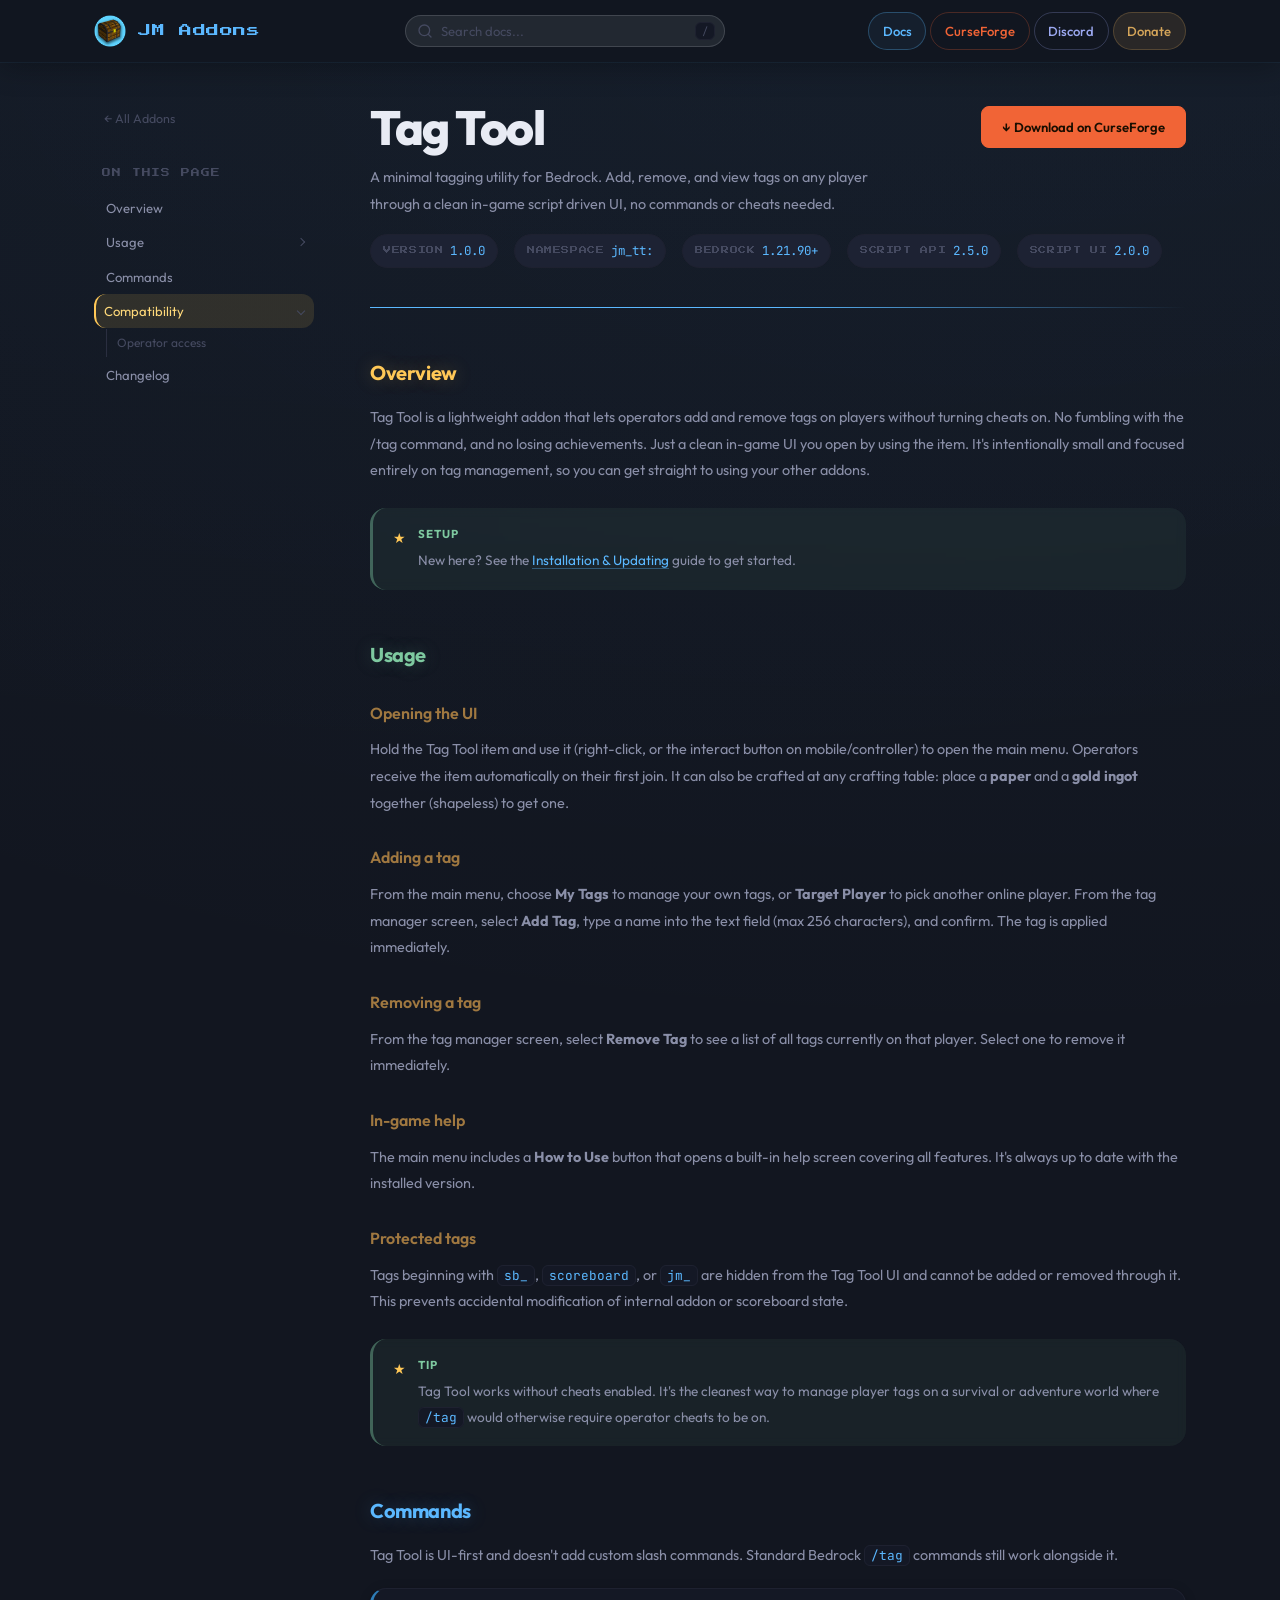
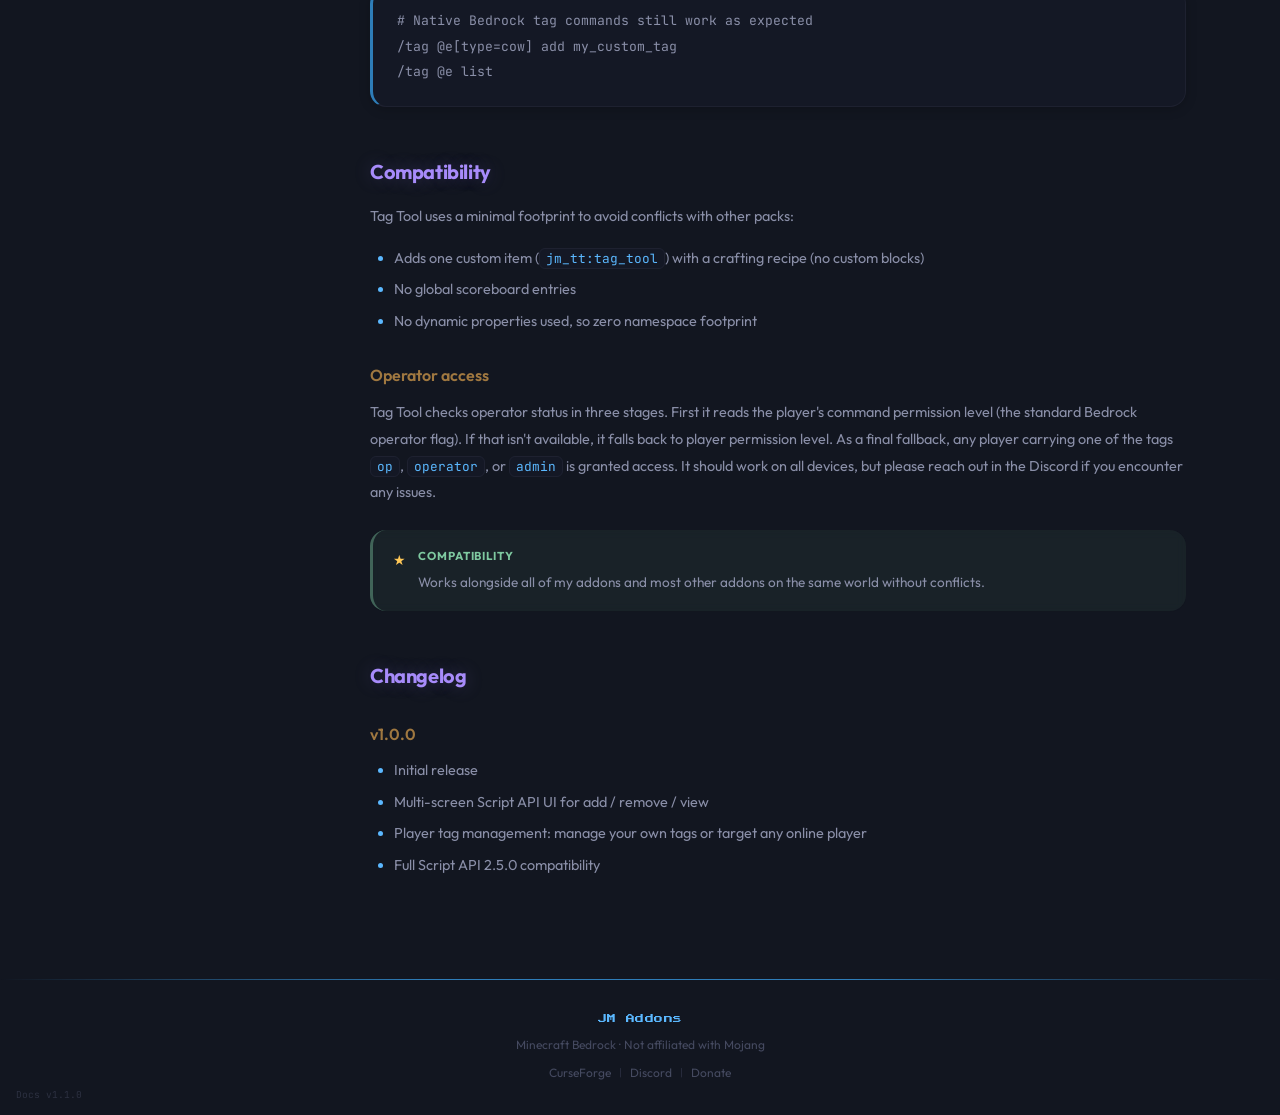
<file: addons/tag-tool.html>
<!doctype html>
<html lang="en">
  <head>
    <meta charset="UTF-8" />
    <meta name="viewport" content="width=device-width, initial-scale=1.0" />
    <title>Tag Tool | JM Addons</title>
    <meta name="description" content="Tag Tool is a lightweight player tagging utility for Minecraft Bedrock servers. Add, remove, and view tags through a clean in-game UI." />
    <link rel="canonical" href="https://jmaddons.support/addons/tag-tool.html" />
    <meta name="theme-color" content="#1e8fff" />
    <meta property="og:type" content="article" />
    <meta property="og:site_name" content="JM Addons" />
    <meta property="og:title" content="Tag Tool | JM Addons" />
    <meta property="og:description" content="Tag Tool is a lightweight player tagging utility for Minecraft Bedrock servers. Add, remove, and view tags through a clean in-game UI." />
    <meta property="og:url" content="https://jmaddons.support/addons/tag-tool.html" />
    <meta property="og:image" content="https://jmaddons.support/images/og-banner.png" />
    <meta property="og:image:width" content="1200" />
    <meta property="og:image:height" content="630" />
    <meta name="twitter:card" content="summary_large_image" />
    <meta name="twitter:title" content="Tag Tool | JM Addons" />
    <meta name="twitter:description" content="Tag Tool is a lightweight player tagging utility for Minecraft Bedrock servers. Add, remove, and view tags through a clean in-game UI." />
    <meta name="twitter:image" content="https://jmaddons.support/images/og-banner.png" />
    <link rel="apple-touch-icon" href="../images/logo.png" />
    <link rel="preconnect" href="https://fonts.googleapis.com" />
    <link rel="preconnect" href="https://fonts.gstatic.com" crossorigin />
    <link
      href="https://fonts.googleapis.com/css2?family=Press+Start+2P&family=Outfit:wght@400;500;600;700;800&family=JetBrains+Mono:wght@400;500&display=swap"
      rel="stylesheet"
    />
    <link rel="icon" type="image/png" href="../images/logo.png" />
    <link rel="stylesheet" href="../style.css" />
    <link rel="stylesheet" href="../search.css" />
    <script
      defer
      src="https://cloud.umami.is/script.js"
      data-website-id="94e442b6-0d47-4737-835d-95391824ef61"
    ></script>
    <style>
      .sidebar-nav > li.has-children > a {
        display: flex;
        align-items: center;
        justify-content: space-between;
        cursor: pointer;
      }
      .sidebar-nav > li.has-children > a::after {
        content: '';
        width: 6px;
        height: 6px;
        border-right: 1.5px solid var(--text-muted);
        border-bottom: 1.5px solid var(--text-muted);
        transform: rotate(-45deg);
        transition: transform 0.2s var(--ease-out);
        flex-shrink: 0;
        margin-left: 0.5rem;
      }
      .sidebar-nav > li.has-children.open > a::after {
        transform: rotate(45deg);
      }
      .sidebar-nav > li.has-children > .sidebar-subnav {
        display: none;
      }
      .sidebar-nav > li.has-children.open > .sidebar-subnav {
        display: flex;
      }
    </style>
  </head>
  <body>
    <a href="#main-content" class="skip-link">Skip to content</a>
    <header class="site-header">
      <div class="header-inner">
        <a href="../index.html" class="logo">
          <img src="../images/logo.png" alt="JM Addons" class="logo-icon" />
          <span class="logo-pixel">JM Addons</span>
        </a>
        <div class="search-wrapper">
          <div class="search-input-wrap">
            <svg class="search-icon" width="16" height="16" viewBox="0 0 24 24" fill="none" stroke="currentColor" stroke-width="2" stroke-linecap="round" stroke-linejoin="round"><circle cx="11" cy="11" r="8"/><line x1="21" y1="21" x2="16.65" y2="16.65"/></svg>
            <input type="text" class="search-input" placeholder="Search docs..." aria-label="Search documentation" aria-expanded="false" autocomplete="off" />
            <kbd class="search-kbd">/</kbd>
          </div>
          <div class="search-results" role="listbox" aria-label="Search results" hidden></div>
        </div>
        <button
          class="nav-toggle"
          aria-label="Toggle navigation"
          aria-expanded="false"
        >
          <span class="nav-toggle-bar"></span>
          <span class="nav-toggle-bar"></span>
          <span class="nav-toggle-bar"></span>
        </button>
        <nav class="top-nav">
          <a href="../index.html" class="nav-link active">Docs</a>
          <a
            href="https://www.curseforge.com/members/jm_addons/projects"
            class="nav-link nav-curseforge"
            target="_blank"
            rel="noopener noreferrer"
            >CurseForge</
          >
          <a
            href="https://discord.gg/ZsrM5HqHdS"
            class="nav-link nav-discord"
            target="_blank"
            rel="noopener noreferrer"
            >Discord</
          >
          <a
            href="https://buymeacoffee.com/jm1775"
            class="nav-link nav-donate"
            target="_blank"
            rel="noopener noreferrer"
            >Donate</a
          >
        </nav>
      </div>
    </header>

    <div class="page-layout" id="main-content">
      <aside class="sidebar">
        <a href="../index.html" class="sidebar-back">← All Addons</a>

        <div class="sidebar-section">
          <span class="sidebar-label">On this page</span>
          <ul class="sidebar-nav">
            <li><a href="#overview" class="active">Overview</a></li>
            <li>
              <a href="#usage">Usage</a>
              <ul class="sidebar-subnav">
                <li><a href="#opening-the-ui">Opening the UI</a></li>
                <li><a href="#adding-a-tag">Adding a tag</a></li>
                <li><a href="#removing-a-tag">Removing a tag</a></li>
                <li><a href="#in-game-help">In-game help</a></li>
                <li><a href="#protected-tags">Protected tags</a></li>
              </ul>
            </li>
            <li><a href="#commands">Commands</a></li>
            <li>
              <a href="#compatibility">Compatibility</a>
              <ul class="sidebar-subnav">
                <li><a href="#operator-access">Operator access</a></li>
              </ul>
            </li>
            <li><a href="#changelog">Changelog</a></li>
          </ul>
        </div>
      </aside>

      <main class="doc-content">
        <div class="doc-header">
          <div class="doc-title-row">
            <h1 class="doc-title">Tag Tool</h1>
            <a
              href="https://www.curseforge.com/members/jm_addons/projects"
              class="download-btn"
              target="_blank"
              rel="noopener noreferrer"
              >↓ Download on CurseForge</a
            >
          </div>
          <p class="doc-desc">
            A minimal tagging utility for Bedrock. Add, remove, and view tags
            on any player through a clean in-game script driven UI, no commands
            or cheats needed.
          </p>
          <div class="doc-meta">
            <div class="meta-pill">
              <span class="meta-label">Version</span>
              <span class="meta-value">1.0.0</span>
            </div>
            <div class="meta-pill">
              <span class="meta-label">Namespace</span>
              <span class="meta-value">jm_tt:</span>
            </div>
            <div class="meta-pill">
              <span class="meta-label">Bedrock</span>
              <span class="meta-value">1.21.90+</span>
            </div>
            <div class="meta-pill">
              <span class="meta-label">Script API</span>
              <span class="meta-value">2.5.0</span>
            </div>
            <div class="meta-pill">
              <span class="meta-label">Script UI</span>
              <span class="meta-value">2.0.0</span>
            </div>
          </div>
        </div>

        <h2 id="overview">Overview</h2>
        <p>
          Tag Tool is a lightweight addon that lets operators add and remove
          tags on players without turning cheats on. No fumbling with the /tag
          command, and no losing achievements. Just a clean in-game UI you open
          by using the item. It's intentionally small and focused entirely on
          tag management, so you can get straight to using your other addons.
        </p>

        <div class="callout">
          <span class="callout-icon">★</span>
          <div class="callout-body">
            <span class="callout-label">Setup</span>
            <p>
              New here? See the
              <a href="../installation.html">Installation & Updating</a> guide
              to get started.
            </p>
          </div>
        </div>

        <h2 id="usage">Usage</h2>

        <h3 id="opening-the-ui">Opening the UI</h3>
        <p>
          Hold the Tag Tool item and use it (right-click, or the interact button
          on mobile/controller) to open the main menu. Operators receive the
          item automatically on their first join. It can also be crafted at any
          crafting table: place a <strong>paper</strong> and a
          <strong>gold ingot</strong> together (shapeless) to get one.
        </p>

        <h3 id="adding-a-tag">Adding a tag</h3>
        <p>
          From the main menu, choose <strong>My Tags</strong> to manage your own
          tags, or <strong>Target Player</strong> to pick another online player.
          From the tag manager screen, select <strong>Add Tag</strong>, type a
          name into the text field (max 256 characters), and confirm. The tag is
          applied immediately.
        </p>

        <h3 id="removing-a-tag">Removing a tag</h3>
        <p>
          From the tag manager screen, select <strong>Remove Tag</strong> to see
          a list of all tags currently on that player. Select one to remove it
          immediately.
        </p>

        <h3 id="in-game-help">In-game help</h3>
        <p>
          The main menu includes a <strong>How to Use</strong> button that opens
          a built-in help screen covering all features. It's always up to date
          with the installed version.
        </p>

        <h3 id="protected-tags">Protected tags</h3>
        <p>
          Tags beginning with <code>sb_</code>, <code>scoreboard</code>, or
          <code>jm_</code> are hidden from the Tag Tool UI and cannot be added
          or removed through it. This prevents accidental modification of
          internal addon or scoreboard state.
        </p>

        <div class="callout">
          <span class="callout-icon">★</span>
          <div class="callout-body">
            <span class="callout-label">Tip</span>
            <p>
              Tag Tool works without cheats enabled. It's the cleanest way to
              manage player tags on a survival or adventure world where
              <code>/tag</code> would otherwise require operator cheats to be
              on.
            </p>
          </div>
        </div>

        <h2 id="commands">Commands</h2>
        <p>
          Tag Tool is UI-first and doesn't add custom slash commands. Standard
          Bedrock <code>/tag</code> commands still work alongside it.
        </p>

        <pre><code># Native Bedrock tag commands still work as expected
/tag @e[type=cow] add my_custom_tag
/tag @e list</code></pre>

        <h2 id="compatibility">Compatibility</h2>
        <p>
          Tag Tool uses a minimal footprint to avoid conflicts with other packs:
        </p>
        <ul>
          <li>
            Adds one custom item (<code>jm_tt:tag_tool</code>) with a crafting
            recipe (no custom blocks)
          </li>
          <li>No global scoreboard entries</li>
          <li>No dynamic properties used, so zero namespace footprint</li>
        </ul>

        <h3 id="operator-access">Operator access</h3>
        <p>
          Tag Tool checks operator status in three stages. First it reads the
          player's command permission level (the standard Bedrock operator
          flag). If that isn't available, it falls back to player permission
          level. As a final fallback, any player carrying one of the tags
          <code>op</code>, <code>operator</code>, or <code>admin</code> is
          granted access. It should work on all devices, but please reach out in
          the Discord if you encounter any issues.
        </p>

        <div class="callout">
          <span class="callout-icon">★</span>
          <div class="callout-body">
            <span class="callout-label">Compatibility</span>
            <p>
              Works alongside all of my addons and most other addons on the same
              world without conflicts.
            </p>
          </div>
        </div>

        <h2 id="changelog">Changelog</h2>
        <h3>v1.0.0</h3>
        <ul>
          <li>Initial release</li>
          <li>Multi-screen Script API UI for add / remove / view</li>
          <li>
            Player tag management: manage your own tags or target any online
            player
          </li>
          <li>Full Script API 2.5.0 compatibility</li>
        </ul>
      </main>
    </div>

    <footer class="site-footer">
      <div class="footer-inner">
        <span class="footer-logo">JM Addons</span>
        <span class="footer-copy"
          >Minecraft Bedrock · Not affiliated with Mojang</span
        >
        <div class="footer-links">
          <a
            href="https://www.curseforge.com/members/jm_addons/projects"
            target="_blank"
            rel="noopener noreferrer"
            >CurseForge</a
          >
          <span class="footer-sep">|</span>
          <a href="https://discord.gg/ZsrM5HqHdS" target="_blank" rel="noopener noreferrer">Discord</a>
          <span class="footer-sep">|</span>
          <a href="https://buymeacoffee.com/jm1775" target="_blank" rel="noopener noreferrer">Donate</a>
        </div>
      </div>
      <span class="site-version">Docs v1.1.0</span>
    </footer>

    <script>
      document
        .querySelector(".nav-toggle")
        ?.addEventListener("click", function () {
          const expanded = this.getAttribute("aria-expanded") === "true";
          this.setAttribute("aria-expanded", String(!expanded));
          document.querySelector(".top-nav").classList.toggle("open");
        });

      // Collapsible sidebar sections
      document.querySelectorAll(".sidebar-nav > li").forEach(function (li) {
        if (li.querySelector(".sidebar-subnav")) {
          li.classList.add("has-children");
          li.querySelector(":scope > a").addEventListener("click", function (e) {
            e.preventDefault();
            li.classList.toggle("open");
          });
        }
      });

      // Active section tracking via scroll position
      (function () {
        var sidebarLinks = document.querySelectorAll(".sidebar-nav a[href^='#']");
        var idToLink = {};
        sidebarLinks.forEach(function (link) {
          idToLink[link.getAttribute("href").slice(1)] = link;
        });

        // Collect headings in document order
        var headings = [];
        document.querySelectorAll(".doc-content h2[id], .doc-content h3[id]").forEach(function (el) {
          if (idToLink[el.id]) headings.push(el);
        });

        var currentId = null;

        function setActive(id) {
          if (id === currentId) return;
          currentId = id;
          sidebarLinks.forEach(function (l) { l.classList.remove("active"); });
          var link = idToLink[id];
          if (link) {
            link.classList.add("active");
            var parentLi = link.closest("li.has-children");
            if (!parentLi) {
              var subnav = link.closest(".sidebar-subnav");
              if (subnav) parentLi = subnav.closest("li.has-children");
            }
            document.querySelectorAll(".sidebar-nav > li.has-children").forEach(function (li) {
              if (li === parentLi) {
                li.classList.add("open");
              } else {
                li.classList.remove("open");
              }
            });
          }
        }

        function onScroll() {
          var scrollTop = window.scrollY + 100;
          var active = null;
          for (var i = 0; i < headings.length; i++) {
            if (headings[i].offsetTop <= scrollTop) {
              active = headings[i].id;
            } else {
              break;
            }
          }
          if (active) setActive(active);
        }

        var ticking = false;
        window.addEventListener("scroll", function () {
          if (!ticking) {
            requestAnimationFrame(function () { onScroll(); ticking = false; });
            ticking = true;
          }
        });
        onScroll();
      })();
    </script>
    <script defer src="../search.js"></script>
  </body>
</html>
</file>
<file: style.css>
/* ========================
   Variables
   ======================== */
:root {
  --bg:          #121620;
  --bg-card:     #171B27;
  --bg-raised:   #1D2233;
  --bg-code:     #141825;
  --border:      #1E2130;
  --border-mid:  #2A2E40;
  --gold:        #5BB8FF;
  --gold-dim:    #2E7DB8;
  --gold-light:  #8DD0FF;
  --gold-glow:   rgba(91, 184, 255, 0.12);
  --blue:        #5BB8FF;
  --blue-dim:    #2E7DB8;
  --blue-light:  #8DD0FF;
  --text:        #E8EBF4;
  --text-dim:    #8A8FA8;
  --text-muted:  #454A60;
  --font-pixel:  'Press Start 2P', monospace;
  --font-body:   'Outfit', sans-serif;
  --font-mono:   'JetBrains Mono', monospace;
  --radius:      6px;
  --radius-md:   12px;
  --radius-lg:   16px;
  --radius-xl:   20px;
  --ease-out:    cubic-bezier(0.16, 1, 0.3, 1);
  --transition-base: 0.25s cubic-bezier(0.16, 1, 0.3, 1);
  --glow-gold:   0 0 20px rgba(91, 184, 255, 0.15);
  --glow-blue:   0 0 20px rgba(91, 184, 255, 0.12);
  --amber:       #D4A55A;
  --amber-dim:   #A07840;
  --amber-glow:  rgba(212, 165, 90, 0.12);
  --red:         #FF6B6B;
  --sage:        #7EC9A0;
  --purple:      #B48EFF;
  --coral:       #FF8FA3;
  --accent-warm:        #FFC857;
  --accent-warm-dim:    #B8902F;
  --accent-warm-light:  #FFD97A;
  --accent-warm-glow:   rgba(255, 200, 87, 0.12);
}

*, *::before, *::after {
  box-sizing: border-box;
  margin: 0;
  padding: 0;
}

html {
  scroll-behavior: smooth;
}

/* ========================
   Skip link
   ======================== */
.skip-link {
  position: absolute;
  top: -9999px;
  left: 1rem;
  z-index: 9999;
  padding: 0.5rem 1rem;
  background: var(--bg-card);
  color: var(--text);
  border: 1px solid var(--border-mid);
  border-radius: var(--radius);
  font-size: 0.85rem;
  font-family: var(--font-body);
  text-decoration: none;
  transition: none;
}
.skip-link:focus {
  top: 0.5rem;
}

html, body {
  max-width: 100vw;
}

body {
  background: var(--bg);
  background-image:
    radial-gradient(ellipse 200% 50% at 50% -20%, rgba(91, 184, 255, 0.04), transparent),
    radial-gradient(ellipse 160% 40% at 80% 0%, rgba(91, 184, 255, 0.03), transparent);
  color: var(--text);
  font-family: var(--font-body);
  font-size: 15px;
  line-height: 1.7;
  overflow-x: hidden;
  min-height: 100vh;
}

a { text-decoration: none; color: inherit; }

img { display: block; max-width: 100%; }

/* ========================
   Header / Nav
   ======================== */
.site-header {
  position: sticky;
  top: 0;
  z-index: 100;
  border-bottom: none;
  box-shadow: 0 1px 0 0 rgba(91, 184, 255, 0.06), 0 4px 30px rgba(0, 0, 0, 0.3);
  background: rgba(18, 22, 32, 0.92);
  backdrop-filter: blur(20px);
  -webkit-backdrop-filter: blur(20px);
}

.header-inner {
  max-width: 1140px;
  margin: 0 auto;
  padding: 0 1.5rem;
  height: 62px;
  display: flex;
  align-items: center;
  justify-content: space-between;
  gap: 2rem;
}

.logo {
  display: flex;
  align-items: center;
  gap: 0.75rem;
  flex-shrink: 0;
}

.logo-icon {
  width: 32px;
  height: 32px;
  border-radius: var(--radius);
  object-fit: cover;
}

.logo-pixel {
  font-family: var(--font-pixel);
  font-size: 0.8rem;
  color: var(--gold);
  letter-spacing: 0.05em;
  line-height: 1;
}


.top-nav {
  display: flex;
  align-items: center;
  gap: 0.25rem;
}

.nav-link {
  font-size: 0.82rem;
  font-weight: 500;
  color: var(--text-dim);
  padding: 0.4rem 0.85rem;
  border-radius: 100px;
  border: 1px solid var(--border);
  background: transparent;
  transition: color var(--transition-base), background var(--transition-base), border-color var(--transition-base);
}

.nav-link:hover {
  color: var(--text);
  background: rgba(255, 255, 255, 0.05);
  border-color: var(--border-mid);
}

.nav-link.active {
  color: var(--gold);
  border-color: rgba(91, 184, 255, 0.3);
  background: rgba(91, 184, 255, 0.06);
}

/* Hamburger toggle (mobile) */
.nav-toggle {
  display: none;
  flex-direction: column;
  justify-content: center;
  gap: 5px;
  width: 36px;
  height: 36px;
  padding: 6px;
  background: none;
  border: none;
  cursor: pointer;
  z-index: 101;
}

.nav-toggle-bar {
  display: block;
  width: 100%;
  height: 2px;
  background: var(--text-dim);
  border-radius: 2px;
  transition: transform 0.3s var(--ease-out), opacity 0.3s var(--ease-out);
}

.nav-toggle[aria-expanded="true"] .nav-toggle-bar:nth-child(1) {
  transform: translateY(7px) rotate(45deg);
}

.nav-toggle[aria-expanded="true"] .nav-toggle-bar:nth-child(2) {
  opacity: 0;
}

.nav-toggle[aria-expanded="true"] .nav-toggle-bar:nth-child(3) {
  transform: translateY(-7px) rotate(-45deg);
}

.nav-curseforge {
  color: #F16436 !important;
  border-color: rgba(241, 100, 54, 0.25);
}

.nav-curseforge:hover {
  color: #f5835f !important;
  background: rgba(241, 100, 54, 0.08) !important;
  border-color: rgba(241, 100, 54, 0.4);
}

.nav-discord {
  color: #9BA8F0 !important;
  border-color: rgba(155, 168, 240, 0.25);
}

.nav-discord:hover {
  color: #b5bef5 !important;
  background: rgba(155, 168, 240, 0.08) !important;
  border-color: rgba(155, 168, 240, 0.4);
}

.nav-donate {
  color: var(--amber) !important;
  background: var(--amber-glow);
  border: 1px solid rgba(212, 165, 90, 0.25);
}

.nav-donate:hover {
  background: rgba(212, 165, 90, 0.18) !important;
  border-color: rgba(212, 165, 90, 0.4);
}


/* ========================
   Hero
   ======================== */
.hero {
  position: relative;
  max-width: 1140px;
  margin: 0 auto;
  padding: 6rem 1.5rem 5rem;
  display: flex;
  align-items: center;
  justify-content: space-between;
  overflow: hidden;
  min-height: 400px;
}

.hero::before {
  content: '';
  position: absolute;
  inset: 0;
  background-image:
    linear-gradient(rgba(91, 184, 255, 0.025) 1px, transparent 1px),
    linear-gradient(90deg, rgba(91, 184, 255, 0.025) 1px, transparent 1px);
  background-size: 16px 16px;
  pointer-events: none;
  mask-image: radial-gradient(ellipse at center, black 30%, transparent 75%);
  -webkit-mask-image: radial-gradient(ellipse at center, black 30%, transparent 75%);
  z-index: 0;
}

.hero::after {
  content: '';
  position: absolute;
  inset: 0;
  background: radial-gradient(ellipse 70% 80% at 30% 40%, rgba(91, 184, 255, 0.05), transparent 70%);
  pointer-events: none;
  z-index: 0;
}

.hero > * {
  position: relative;
  z-index: 1;
}

.hero-inner {
  position: relative;
  z-index: 2;
  max-width: 560px;
}

.hero-badge {
  display: inline-block;
  font-family: var(--font-pixel);
  font-size: 0.5rem;
  letter-spacing: 0.06em;
  color: var(--gold);
  background: var(--gold-glow);
  border: 1px solid rgba(91, 184, 255, 0.25);
  padding: 0.5rem 1rem;
  border-radius: 100px;
  margin-bottom: 1.75rem;
  line-height: 1.6;
  backdrop-filter: blur(8px);
  -webkit-backdrop-filter: blur(8px);
  box-shadow: 0 0 15px rgba(91, 184, 255, 0.08);
}

.hero-title {
  font-family: var(--font-body);
  font-weight: 800;
  font-size: clamp(2.8rem, 6vw, 5rem);
  line-height: 0.95;
  letter-spacing: -0.04em;
  margin-bottom: 1.75rem;
  background: linear-gradient(135deg, var(--text) 40%, var(--gold-light) 100%);
  -webkit-background-clip: text;
  -webkit-text-fill-color: transparent;
  background-clip: text;
}

.hero-sub {
  font-size: 1.05rem;
  color: var(--text-dim);
  line-height: 1.75;
  max-width: 460px;
}

/* Floating pixel blocks */
.hero-blocks {
  position: absolute;
  right: 0;
  top: 0;
  bottom: 0;
  width: 460px;
  pointer-events: none;
  z-index: 1;
}

.iso-block {
  position: absolute;
  display: block;
  animation: bob 3s ease-in-out infinite;
  filter: drop-shadow(3px 4px 0 rgba(0, 0, 0, 0.55))
          drop-shadow(0 0 22px rgba(91, 184, 255, 0.08));
  transition: transform 0.3s var(--ease-out);
}

.iso-block svg,
.iso-block img { display: block; width: 100%; height: 100%; image-rendering: pixelated; }

.bl-1 { width: 88px;  height: 88px;  top: 40px;  right: 280px; animation-delay: 0s;   }
.bl-2 { width: 80px;  height: 80px;  top: 30px;  right: 110px; animation-delay: 0.4s; }
.bl-3 { width: 96px;  height: 96px;  top: 140px; right: 200px; animation-delay: 0.8s; }
.bl-4 { width: 72px;  height: 72px;  top: 240px; right: 120px; animation-delay: 1.2s; }
.bl-5 { width: 96px;  height: 96px;  top: 200px; right: 320px; animation-delay: 1.6s; }

.bl-1 > * { transform: rotate(-4deg); }
.bl-2 > * { transform: rotate(3deg); }
.bl-4 > * { transform: rotate(6deg); }
.bl-5 > * { transform: rotate(-2deg); }

.bl-1 img, .bl-2 img, .bl-4 img, .bl-5 img {
  object-fit: contain;
}

@keyframes bob {
  0%, 100% { transform: translateY(0px) rotate(0deg); }
  50% { transform: translateY(-14px) rotate(1deg); }
}

/* ========================
   Addons Section
   ======================== */
.addons-section {
  max-width: 1140px;
  margin: 0 auto;
  padding: 0 1.5rem 5rem;
}

.section-header {
  display: flex;
  align-items: center;
  justify-content: space-between;
  margin-bottom: 1.25rem;
}

.section-tag {
  font-family: var(--font-pixel);
  font-size: 0.6rem;
  letter-spacing: 0.1em;
  color: var(--text-muted);
}

.section-count {
  font-family: var(--font-pixel);
  font-size: 0.55rem;
  letter-spacing: 0.1em;
  color: var(--text-muted);
}

.addon-grid {
  display: grid;
  grid-template-columns: repeat(auto-fill, minmax(300px, 1fr));
  gap: 1.25rem;
}

.addon-card {
  background: rgba(13, 15, 20, 0.6);
  backdrop-filter: blur(12px);
  -webkit-backdrop-filter: blur(12px);
  border: 1px solid rgba(30, 33, 48, 0.6);
  border-radius: var(--radius-lg);
  padding: 1.5rem;
  display: flex;
  flex-direction: column;
  gap: 0.75rem;
  transition: border-color 0.3s var(--ease-out), background 0.3s var(--ease-out), transform 0.3s var(--ease-out), box-shadow 0.3s var(--ease-out);
  cursor: pointer;
  position: relative;
  overflow: hidden;
  box-shadow: inset 0 1px 0 0 rgba(255, 255, 255, 0.03), 0 2px 8px rgba(0, 0, 0, 0.2);
}

.addon-card::before {
  content: '';
  position: absolute;
  top: 0;
  left: 0;
  right: 0;
  height: 3px;
  background: linear-gradient(90deg, var(--gold), var(--blue));
  border-radius: var(--radius-lg) var(--radius-lg) 0 0;
  opacity: 0.3;
  transition: opacity 0.3s var(--ease-out);
}

.addon-card:hover {
  border-color: rgba(91, 184, 255, 0.15);
  background: var(--bg-raised);
  transform: translateY(-4px) scale(1.01);
  box-shadow: inset 0 1px 0 0 rgba(255, 255, 255, 0.05), 0 8px 30px rgba(0, 0, 0, 0.3), 0 0 24px rgba(255, 200, 87, 0.10);
}

.addon-card:hover::before {
  opacity: 1;
}

.addon-card:hover .card-arrow {
  color: var(--gold);
  opacity: 1;
  transform: translateX(3px);
}


.card-top {
  display: flex;
  align-items: center;
  justify-content: space-between;
}

.card-icon-wrap {
  width: 60px;
  height: 60px;
  display: flex;
  align-items: center;
  justify-content: center;
  padding: 6px;
  background: #8B8B8B;
  border: 2px solid #2B2B2B;
  box-shadow:
    inset 2px 2px 0 0 #5A5A5A,
    inset -2px -2px 0 0 #FFFFFF,
    0 0 0 1px #C6C6C6;
  border-radius: 0;
  image-rendering: pixelated;
  transition: background 0.15s var(--ease-out);
}

.addon-card:hover .card-icon-wrap {
  background: #9A9A9A;
}

.card-icon {
  width: 100%;
  height: 100%;
  object-fit: contain;
  image-rendering: pixelated;
  border-radius: 0;
  filter: drop-shadow(2px 2px 0 rgba(0,0,0,0.6));
}

.card-meta {
  display: flex;
  align-items: center;
  gap: 0.5rem;
}

.card-version {
  font-family: var(--font-pixel);
  font-size: 0.5rem;
  letter-spacing: 0.05em;
  color: var(--text-muted);
  background: var(--bg-raised);
  border: 1px solid var(--border);
  padding: 2px 8px;
  border-radius: 100px;
}

.card-new {
  font-family: var(--font-pixel);
  font-size: 0.45rem;
  letter-spacing: 0.08em;
  color: #0a1f12;
  background: #7EC9A0;
  padding: 2px 7px;
  border-radius: 100px;
  animation: pulse-new 2s ease-in-out infinite;
}

@keyframes pulse-new {
  0%, 100% { opacity: 1; }
  50%       { opacity: 0.65; }
}

.card-name {
  font-family: var(--font-body);
  font-weight: 700;
  font-size: 1.05rem;
  letter-spacing: -0.02em;
  color: var(--text);
}

.card-desc {
  font-size: 0.83rem;
  color: var(--text-dim);
  line-height: 1.7;
  flex: 1;
}

.card-footer {
  display: flex;
  align-items: center;
  justify-content: space-between;
  margin-top: 0.25rem;
}


.card-arrow {
  font-size: 1rem;
  color: var(--text-muted);
  opacity: 0.5;
  transition: color 0.3s var(--ease-out), transform 0.3s var(--ease-out), opacity 0.3s var(--ease-out);
  flex-shrink: 0;
}

/* ========================
   Footer
   ======================== */
.site-footer {
  position: relative;
  border-top: 1px solid transparent;
  background-image: linear-gradient(var(--bg), var(--bg)), linear-gradient(90deg, transparent, var(--gold-dim), var(--blue-dim), transparent);
  background-origin: padding-box, border-box;
  background-clip: padding-box, border-box;
}

.site-version {
  position: absolute;
  bottom: 0.75rem;
  left: 1rem;
  font-family: var(--font-mono);
  font-size: 0.6rem;
  color: var(--text-muted);
  opacity: 0.5;
}

.footer-inner {
  max-width: 1140px;
  margin: 0 auto;
  padding: 2rem 1.5rem;
  display: flex;
  flex-direction: column;
  align-items: center;
  text-align: center;
  gap: 0.5rem;
}

.footer-logo {
  font-family: var(--font-pixel);
  font-size: 0.55rem;
  color: var(--gold);
  letter-spacing: 0.05em;
}

.footer-copy {
  font-size: 0.75rem;
  color: var(--text-muted);
}

.footer-links {
  display: flex;
  align-items: center;
  gap: 0.5rem;
  font-size: 0.75rem;
}

.footer-links a {
  color: var(--text-muted);
  transition: color var(--transition-base);
}

.footer-links a:hover {
  color: var(--gold);
}

.footer-sep {
  color: var(--border-mid);
  font-size: 0.65rem;
}

/* ========================
   Addon Page Layout
   ======================== */
.page-layout {
  max-width: 1140px;
  margin: 0 auto;
  padding: 2.5rem 1.5rem 5rem;
  display: grid;
  grid-template-columns: 220px 1fr;
  gap: 3.5rem;
  align-items: start;
  box-sizing: border-box;
  width: 100%;
}

.doc-content {
  min-width: 0;
  max-width: 100%;
  overflow-wrap: break-word;
  word-break: break-word;
}

/* ========================
   Sidebar
   ======================== */
.sidebar {
  position: sticky;
  top: 78px;
}

.sidebar-back {
  display: inline-flex;
  align-items: center;
  gap: 0.4rem;
  font-size: 0.78rem;
  color: var(--text-muted);
  margin-bottom: 2rem;
  padding: 0.35rem 0.6rem;
  border-radius: var(--radius-md);
  transition: color 0.15s, background 0.15s;
}

.sidebar-back:hover {
  color: var(--text);
  background: var(--bg-raised);
}

.sidebar-section {
  margin-bottom: 1.5rem;
}

.sidebar-label {
  font-family: var(--font-pixel);
  font-size: 0.55rem;
  text-transform: uppercase;
  letter-spacing: 0.1em;
  color: var(--text-muted);
  padding: 0 0.5rem;
  margin-bottom: 0.6rem;
  display: block;
}

.sidebar-nav {
  list-style: none;
  display: flex;
  flex-direction: column;
  gap: 1px;
}

.sidebar-nav a {
  display: block;
  font-size: 0.82rem;
  color: var(--text-dim);
  padding: 0.35rem 0.6rem;
  border-radius: var(--radius-md);
  border-left: 2px solid transparent;
  transition: color var(--transition-base), background var(--transition-base), border-color var(--transition-base);
}

.sidebar-nav a:hover {
  color: var(--text);
  background: var(--bg-raised);
}

.sidebar-nav a.active {
  color: var(--accent-warm-light);
  background: var(--accent-warm-glow);
  border-left: 2px solid var(--accent-warm);
  padding-left: calc(0.6rem - 2px);
}

.sidebar-subnav {
  list-style: none;
  display: flex;
  flex-direction: column;
  gap: 1px;
  margin-top: 1px;
  padding-left: 0.75rem;
}

.sidebar-subnav a {
  font-size: 0.75rem;
  color: var(--text-muted);
  padding: 0.25rem 0.6rem;
  border-left: 1px solid var(--border-mid);
  border-radius: 0;
}

.sidebar-subnav a:hover {
  color: var(--text-dim);
  border-left-color: var(--text-muted);
  background: none;
}

.sidebar-subnav a.active {
  color: var(--amber);
  border-left-color: var(--amber);
  background: none;
}

/* ========================
   Doc Content
   ======================== */
.doc-header {
  padding-bottom: 2.5rem;
  margin-bottom: 3rem;
  border-bottom: none;
  background-image: linear-gradient(to right, var(--gold), var(--blue), transparent);
  background-size: 100% 1px;
  background-repeat: no-repeat;
  background-position: bottom;
}

.doc-title-row {
  display: flex;
  align-items: center;
  justify-content: space-between;
  gap: 1rem;
  flex-wrap: wrap;
  margin-bottom: 0.75rem;
}

.doc-title-row .doc-title {
  margin-bottom: 0;
}

.download-btn {
  display: inline-flex;
  align-items: center;
  gap: 0.4rem;
  flex-shrink: 0;
  padding: 0.55rem 1.25rem;
  font-family: var(--font-body);
  font-size: 0.82rem;
  font-weight: 600;
  color: #1a0e00;
  background: #F16436;
  border: 1px solid #F16436;
  border-radius: 8px;
  transition: background var(--transition-base), border-color var(--transition-base);
}

.download-btn:hover {
  background: #f5835f;
  border-color: #f5835f;
}

.doc-content .download-btn,
.doc-content .download-btn:hover {
  color: #1a0e00;
  text-decoration: none;
}

.doc-eyebrow {
  font-family: var(--font-pixel);
  font-size: 0.55rem;
  color: var(--gold);
  letter-spacing: 0.1em;
  text-transform: uppercase;
  margin-bottom: 0.75rem;
}

.doc-title {
  font-family: var(--font-body);
  font-weight: 800;
  font-size: clamp(2rem, 4vw, 3rem);
  letter-spacing: -0.03em;
  line-height: 1.05;
  color: var(--text);
  margin-bottom: 0.75rem;
}

.doc-desc {
  font-size: 0.95rem;
  color: var(--text-dim);
  line-height: 1.8;
  max-width: 540px;
  margin-bottom: 1.5rem;
}

.doc-meta {
  display: flex;
  gap: 1rem;
  flex-wrap: wrap;
}

.meta-pill {
  display: flex;
  align-items: center;
  gap: 0.4rem;
  font-size: 0.78rem;
  background: var(--bg-raised);
  border: 1px solid var(--border);
  padding: 0.35rem 0.75rem;
  border-radius: 100px;
  backdrop-filter: blur(4px);
  -webkit-backdrop-filter: blur(4px);
}

.meta-label {
  color: var(--text-muted);
  font-family: var(--font-pixel);
  font-size: 0.5rem;
  letter-spacing: 0.08em;
  text-transform: uppercase;
}

.meta-value {
  color: var(--gold);
  font-family: var(--font-mono);
  font-size: 0.78rem;
}

/* ========================
   Content Typography
   ======================== */
.doc-content h2 {
  font-family: var(--font-body);
  font-weight: 700;
  font-size: 1.25rem;
  letter-spacing: -0.02em;
  color: var(--accent-warm);
  text-shadow: 0 0 18px rgba(255, 200, 87, 0.25);
  margin: 3rem 0 0.875rem;
  scroll-margin-top: 80px;
  display: flex;
  align-items: center;
  gap: 0.5rem;
}

.doc-content h2::before {
  display: none;
}

/* Per-section heading colors — h2 and h3 share the same hue, h3 is dimmed */
#overview                          { color: #FFC857; text-shadow: 0 0 18px rgba(255, 200, 87, 0.25); }
#getting-started                   { color: #7EC9A0; text-shadow: 0 0 18px rgba(126, 201, 160, 0.25); }
#roles-permissions                 { color: #B48EFF; text-shadow: 0 0 18px rgba(180, 142, 255, 0.25); }
#player-features                   { color: #5BB8FF; text-shadow: 0 0 18px rgba(91, 184, 255, 0.25); }
#land-claims                       { color: #D4A55A; text-shadow: 0 0 18px rgba(212, 165, 90, 0.25); }
#admin-panel                       { color: #FFC857; text-shadow: 0 0 18px rgba(255, 200, 87, 0.25); }
#server-controls                   { color: #FF8FA3; text-shadow: 0 0 18px rgba(255, 143, 163, 0.25); }
#ranks-progression                 { color: #A78BFA; text-shadow: 0 0 18px rgba(167, 139, 250, 0.25); }
#broadcasts-logging                { color: #60C8E8; text-shadow: 0 0 18px rgba(96, 200, 232, 0.25); }
#holograms                         { color: #7EC9A0; text-shadow: 0 0 18px rgba(126, 201, 160, 0.25); }
#chest-sorter                      { color: #D4A55A; text-shadow: 0 0 18px rgba(212, 165, 90, 0.25); }
#afk-detection                     { color: #FF8FA3; text-shadow: 0 0 18px rgba(255, 143, 163, 0.25); }
#custom-commands                   { color: #F16436; text-shadow: 0 0 18px rgba(241, 100, 54, 0.25); }
#troubleshooting                   { color: #FF6B6B; text-shadow: 0 0 18px rgba(255, 107, 107, 0.25); }

/* Notice Board section colors */
#getting-the-board                 { color: #7EC9A0; text-shadow: 0 0 18px rgba(126, 201, 160, 0.25); }
#opening                           { color: #5BB8FF; text-shadow: 0 0 18px rgba(91, 184, 255, 0.25); }
#main-menu                         { color: #B48EFF; text-shadow: 0 0 18px rgba(180, 142, 255, 0.25); }
#creating-a-post                   { color: #FFC857; text-shadow: 0 0 18px rgba(255, 200, 87, 0.25); }
#post-detail                       { color: #60C8E8; text-shadow: 0 0 18px rgba(96, 200, 232, 0.25); }
#categories                        { color: #A78BFA; text-shadow: 0 0 18px rgba(167, 139, 250, 0.25); }
#admin-guide                       { color: #FF8FA3; text-shadow: 0 0 18px rgba(255, 143, 163, 0.25); }
#board-controls                    { color: #F16436; text-shadow: 0 0 18px rgba(241, 100, 54, 0.25); }
#modes                             { color: #D4A55A; text-shadow: 0 0 18px rgba(212, 165, 90, 0.25); }
#limits                            { color: #7EC9A0; text-shadow: 0 0 18px rgba(126, 201, 160, 0.25); }
#reference                         { color: #5BB8FF; text-shadow: 0 0 18px rgba(91, 184, 255, 0.25); }
#compatibility                     { color: #A78BFA; text-shadow: 0 0 18px rgba(167, 139, 250, 0.25); }

/* Notice Board h3s */
#recipe, #placing, #breaking                                                                           { color: rgba(126, 201, 160, 0.75); }
#main-categories, #main-search, #main-saved, #main-info, #main-add                                    { color: rgba(180, 142, 255, 0.75); }
#post-fields, #post-expiration, #post-templates, #post-approval                                       { color: rgba(255, 200, 87, 0.75); }
#comments, #saved-posts                                                                                { color: rgba(96, 200, 232, 0.75); }
#default-categories, #unread-badges                                                                    { color: rgba(167, 139, 250, 0.75); }
#admin-access, #admin-notices, #admin-pin, #admin-lock, #admin-edit-delete                            { color: rgba(255, 143, 163, 0.75); }
#bc-settings, #bc-pending, #bc-categories, #bc-templates, #bc-log, #bc-archive, #bc-reset             { color: rgba(241, 100, 54, 0.75); }

/* Mail Delivery section colors */
#mailboxes                         { color: #5BB8FF; text-shadow: 0 0 18px rgba(91, 184, 255, 0.25); }
#deposit-box                       { color: #7EC9A0; text-shadow: 0 0 18px rgba(126, 201, 160, 0.25); }
#packages                          { color: #B48EFF; text-shadow: 0 0 18px rgba(180, 142, 255, 0.25); }
#letters                           { color: #FFC857; text-shadow: 0 0 18px rgba(255, 200, 87, 0.25); }
#friends                           { color: #FF8FA3; text-shadow: 0 0 18px rgba(255, 143, 163, 0.25); }
#delivery                          { color: #60C8E8; text-shadow: 0 0 18px rgba(96, 200, 232, 0.25); }
#receiving                         { color: #A78BFA; text-shadow: 0 0 18px rgba(167, 139, 250, 0.25); }

/* Mail Delivery h3s */
#guide-book, #recipes                                                                                  { color: rgba(126, 201, 160, 0.75); }
#mailbox-variants, #mailbox-ownership, #mailbox-menu                                                   { color: rgba(91, 184, 255, 0.75); }
#open-package, #sealed-package                                                                         { color: rgba(180, 142, 255, 0.75); }
#admin-settings, #admin-blacklist, #admin-audit, #admin-mailbox-tools, #admin-broadcast                { color: rgba(255, 143, 163, 0.75); }

/* Tag Tool section colors */
#usage                             { color: #7EC9A0; text-shadow: 0 0 18px rgba(126, 201, 160, 0.25); }
#commands                          { color: #5BB8FF; text-shadow: 0 0 18px rgba(91, 184, 255, 0.25); }
#changelog                         { color: #A78BFA; text-shadow: 0 0 18px rgba(167, 139, 250, 0.25); }

/* Shared across pages */
#installation                      { color: #7EC9A0; text-shadow: 0 0 18px rgba(126, 201, 160, 0.25); }

/* h3s match their section h2 color at reduced opacity */
#installation, #first-launch, #items-recipes, #elevator-block                                          { color: rgba(126, 201, 160, 0.75); }
#permission-tiers, #moderator-privileges, #owner-menu-visibility                                       { color: rgba(180, 142, 255, 0.75); }
#player-tool, #tickets-warnings, #homes, #warps, #tpa, #deathback, #player-stats                      { color: rgba(91, 184, 255, 0.75); }
#creating-claims, #claim-viewer, #protections, #members-trusted, #sub-claims,
#expand-extend, #budgets, #admin-claims, #claim-log                                                    { color: rgba(212, 165, 90, 0.75); }
#tickets-admin, #player-management, #player-profiles, #actions-moderation,
#spy-camera, #inventory-viewer, #customize-menu                                                        { color: rgba(255, 200, 87, 0.75); }
#control-panel, #server-lock, #dimension-locks, #config-editor, #item-watch, #storage-health          { color: rgba(255, 143, 163, 0.75); }
#rank-database, #bulk-assign, #staff-tags, #playtime-ranks                                             { color: rgba(167, 139, 250, 0.75); }
#broadcasts, #admin-log, #saved-commands, #quick-run                                                   { color: rgba(96, 200, 232, 0.75); }

.doc-content h3 {
  font-family: var(--font-body);
  font-weight: 600;
  font-size: 1rem;
  color: var(--amber-dim);
  margin: 1.75rem 0 0.6rem;
  scroll-margin-top: 80px;
}

.doc-content p {
  font-size: 0.9rem;
  color: var(--text-dim);
  line-height: 1.85;
  margin-bottom: 1rem;
}

.doc-content ul,
.doc-content ol {
  padding-left: 1.5rem;
  margin-bottom: 1.25rem;
}

.doc-content li {
  font-size: 0.9rem;
  color: var(--text-dim);
  line-height: 1.8;
  margin-bottom: 0.35rem;
}

.doc-content ul li::marker {
  color: var(--gold);
}

.doc-content a {
  color: var(--gold);
  text-decoration: underline;
  text-decoration-color: rgba(91, 184, 255, 0.35);
  text-underline-offset: 3px;
  transition: text-decoration-color 0.15s;
}

.doc-content a:hover {
  text-decoration-color: var(--gold);
}

/* Inline code */
.doc-content p code,
.doc-content li code {
  font-family: var(--font-mono);
  font-size: 0.8rem;
  color: var(--blue);
  background: var(--bg-code);
  border: 1px solid var(--border);
  padding: 1px 6px;
  border-radius: var(--radius);
}

/* Code blocks */
.doc-content pre {
  background: var(--bg-code);
  border: 1px solid var(--border);
  border-left: 3px solid var(--gold-dim);
  border-radius: var(--radius-lg);
  padding: 1.25rem 1.5rem;
  overflow-x: auto;
  max-width: 100%;
  margin: 1.25rem 0;
  box-shadow: 0 2px 12px rgba(0, 0, 0, 0.2);
}

.doc-content pre code {
  font-family: var(--font-mono);
  font-size: 0.82rem;
  color: var(--text-dim);
  background: none;
  border: none;
  padding: 0;
}

/* ========================
   Callout Boxes
   ======================== */
.callout {
  display: flex;
  gap: 0.75rem;
  background: rgba(126, 201, 160, 0.07);
  border: none;
  border-left: 3px solid rgba(126, 201, 160, 0.4);
  border-radius: var(--radius-lg);
  padding: 1rem 1.25rem;
  margin: 1.5rem 0;
  backdrop-filter: blur(4px);
  -webkit-backdrop-filter: blur(4px);
  max-width: 100%;
  overflow: hidden;
}

.callout.warn {
  background: rgba(212, 165, 90, 0.07);
  border-left-color: rgba(212, 165, 90, 0.4);
}

.callout.danger {
  background: rgba(255, 100, 100, 0.06);
  border-left-color: rgba(255, 100, 100, 0.4);
}

.callout-icon {
  font-size: 0.9rem;
  flex-shrink: 0;
  margin-top: 2px;
  color: var(--accent-warm);
}

.callout.warn .callout-icon { color: var(--amber); }
.callout.danger .callout-icon { color: #FF6464; }

.callout-body {
  flex: 1;
}

.callout-label {
  font-size: 0.72rem;
  font-weight: 700;
  text-transform: uppercase;
  letter-spacing: 0.08em;
  color: var(--sage);
  margin-bottom: 0.3rem;
  display: block;
}

.callout.warn .callout-label { color: var(--amber); }
.callout.danger .callout-label { color: #FF6464; }

.callout p {
  margin: 0;
  font-size: 0.85rem;
}

/* ========================
   Step List
   ======================== */
.steps {
  list-style: none;
  padding: 0;
  display: flex;
  flex-direction: column;
  gap: 0.75rem;
  margin-bottom: 1.5rem;
  counter-reset: step;
}

.steps li {
  counter-increment: step;
  display: flex;
  align-items: flex-start;
  gap: 1rem;
  font-size: 0.88rem;
  color: var(--text-dim);
}

.steps li::before {
  content: counter(step);
  display: flex;
  align-items: center;
  justify-content: center;
  min-width: 28px;
  height: 28px;
  background: var(--gold-glow);
  border: 1px solid rgba(91, 184, 255, 0.3);
  border-radius: 50%;
  font-family: var(--font-mono);
  font-size: 0.72rem;
  color: var(--gold);
  flex-shrink: 0;
  margin-top: 2px;
}

/* ========================
   Page-Load Animations
   ======================== */
@keyframes fadeInUp {
  from {
    opacity: 0;
    transform: translateY(20px);
  }
  to {
    opacity: 1;
    transform: translateY(0);
  }
}

.hero-badge  { animation: fadeInUp 0.6s var(--ease-out) 0.1s both; }
.hero-title  { animation: fadeInUp 0.6s var(--ease-out) 0.2s both; }
.hero-sub    { animation: fadeInUp 0.6s var(--ease-out) 0.3s both; }

.addon-card { animation: fadeInUp 0.5s var(--ease-out) both; }
.addon-card:nth-child(1) { animation-delay: 0s; }
.addon-card:nth-child(2) { animation-delay: 0.06s; }
.addon-card:nth-child(3) { animation-delay: 0.12s; }
.addon-card:nth-child(4) { animation-delay: 0.18s; }
.addon-card:nth-child(5) { animation-delay: 0.24s; }

@media (prefers-reduced-motion: reduce) {
  *, *::before, *::after {
    animation-duration: 0.01ms !important;
    animation-delay: 0ms !important;
    transition-duration: 0.01ms !important;
  }
  html {
    scroll-behavior: auto;
  }
}

/* ========================
   Responsive
   ======================== */
/* Code block scroll indicator */
.doc-content pre {
  position: relative;
}

.doc-content pre::after {
  content: '';
  position: absolute;
  top: 0;
  right: 0;
  bottom: 0;
  width: 2rem;
  background: linear-gradient(to right, transparent, var(--bg-code));
  pointer-events: none;
  border-radius: 0 var(--radius-lg) var(--radius-lg) 0;
  opacity: 0.8;
}

@media (max-width: 1024px) {
  .page-layout {
    grid-template-columns: 180px 1fr;
  }

  .hero-blocks {
    width: 280px;
    opacity: 0.5;
  }
}

@media (max-width: 800px) {
  .page-layout {
    grid-template-columns: 1fr;
    gap: 2rem;
    padding-top: 2rem;
  }

  .sidebar {
    position: static;
    display: flex;
    flex-direction: column;
    min-width: 0;
  }

  .sidebar-nav {
    flex-direction: row;
    overflow-x: auto;
    -webkit-overflow-scrolling: touch;
    gap: 0.5rem;
    padding-bottom: 0.5rem;
    scrollbar-width: thin;
    scrollbar-color: var(--border-mid) transparent;
  }

  .sidebar-nav::-webkit-scrollbar {
    height: 4px;
  }

  .sidebar-nav::-webkit-scrollbar-track {
    background: transparent;
  }

  .sidebar-nav::-webkit-scrollbar-thumb {
    background: var(--border-mid);
    border-radius: 4px;
  }

  .sidebar-nav::-webkit-scrollbar-thumb:hover {
    background: var(--text-muted);
  }

  .sidebar-nav a {
    white-space: nowrap;
    border-left: none;
    border-radius: 100px;
    padding: 0.35rem 0.75rem;
  }

  .sidebar-nav a.active {
    border-left: none;
    padding-left: 0.75rem;
  }

  .sidebar-subnav {
    display: none;
  }

  .addon-grid {
    grid-template-columns: 1fr;
  }

  .hero {
    padding: 3rem 1.5rem 2.5rem;
  }
}

@media (max-width: 600px) {
  /* Hamburger menu */
  .nav-toggle {
    display: flex;
  }

  .top-nav {
    display: none;
    flex-direction: column;
    position: absolute;
    top: 62px;
    left: 0;
    right: 0;
    background: rgba(18, 22, 32, 0.97);
    backdrop-filter: blur(20px);
    -webkit-backdrop-filter: blur(20px);
    border-bottom: 1px solid var(--border);
    padding: 0.75rem 1.5rem;
    z-index: 100;
  }

  .top-nav.open {
    display: flex;
  }

  .nav-link {
    font-size: 0.95rem;
    padding: 0.75rem 1rem;
    border-radius: var(--radius-md);
  }

  .nav-link.active {
    background: rgba(91, 184, 255, 0.06);
    border-color: rgba(91, 184, 255, 0.3);
  }

  /* Hero */
  .hero-blocks { display: none; }

  .hero {
    padding: 2rem 1rem;
    min-height: auto;
  }

  /* Container padding */
  .addons-section {
    padding: 0 1rem 3rem;
  }

  .page-layout {
    padding: 1.5rem 1rem 8rem;
  }

  /* Footer */
  .footer-inner {
    padding: 1.5rem 1rem;
  }

  /* Touch targets — sidebar */
  .sidebar-nav a {
    padding: 0.6rem 0.75rem;
    font-size: 0.88rem;
  }

  .sidebar-back {
    padding: 0.6rem 0.75rem;
  }

  .sidebar-label {
    font-size: 0.75rem;
  }


  /* Meta pills wrap */
  .doc-meta {
    gap: 0.5rem;
  }
}

@media (max-width: 380px) {
  .header-inner {
    padding: 0 0.75rem;
  }

  .addon-card {
    padding: 1rem;
  }

  .hero {
    padding: 1.5rem 0.75rem;
  }
}
</file>
<file: search.css>
/* ========================
   Search
   ======================== */

.search-wrapper {
  position: relative;
  flex: 1;
  max-width: 320px;
  min-width: 0;
}

.search-input-wrap {
  position: relative;
  display: flex;
  align-items: center;
}

.search-icon {
  position: absolute;
  left: 0.75rem;
  color: var(--text-muted);
  pointer-events: none;
  flex-shrink: 0;
}

.search-input {
  width: 100%;
  padding: 0.45rem 2.2rem 0.45rem 2.2rem;
  font-family: var(--font-body);
  font-size: 0.82rem;
  color: var(--text);
  background: rgba(240, 244, 255, 0.08);
  border: 1px solid rgba(240, 244, 255, 0.15);
  border-radius: 100px;
  outline: none;
  transition: border-color var(--transition-base), box-shadow var(--transition-base);
}

.search-input::placeholder {
  color: var(--text-muted);
}

.search-input:focus {
  border-color: rgba(91, 184, 255, 0.3);
  box-shadow: var(--glow-gold);
}

.search-kbd {
  position: absolute;
  right: 0.6rem;
  font-family: var(--font-mono);
  font-size: 0.65rem;
  color: var(--text-muted);
  background: var(--bg-code);
  border: 1px solid var(--border);
  border-radius: var(--radius);
  padding: 1px 6px;
  line-height: 1.4;
  pointer-events: none;
  transition: opacity var(--transition-base);
}

.search-input:focus ~ .search-kbd {
  opacity: 0;
}

/* Results dropdown */
.search-results {
  position: absolute;
  top: calc(100% + 0.5rem);
  left: 0;
  width: min(420px, calc(100vw - 2rem));
  background: var(--bg-card);
  backdrop-filter: blur(20px);
  -webkit-backdrop-filter: blur(20px);
  border: 1px solid var(--border-mid);
  border-radius: var(--radius-lg);
  box-shadow: 0 8px 30px rgba(0, 0, 0, 0.4);
  max-height: min(420px, 60vh);
  overflow-y: auto;
  z-index: 200;
  scrollbar-width: thin;
  scrollbar-color: var(--border-mid) transparent;
}

.search-results::-webkit-scrollbar {
  width: 4px;
}

.search-results::-webkit-scrollbar-track {
  background: transparent;
}

.search-results::-webkit-scrollbar-thumb {
  background: var(--border-mid);
  border-radius: 4px;
}

.search-results[hidden] {
  display: none;
}

/* Filter bar */
.search-filter-bar {
  display: flex;
  gap: 0.35rem;
  padding: 0.6rem 0.75rem;
  border-bottom: 1px solid var(--border);
  position: sticky;
  top: 0;
  background: var(--bg-card);
  z-index: 1;
}

.search-filter {
  font-family: var(--font-mono);
  font-size: 0.65rem;
  color: var(--text-dim);
  background: transparent;
  border: 1px solid var(--border);
  border-radius: 100px;
  padding: 0.2rem 0.6rem;
  cursor: pointer;
  transition: all var(--transition-base);
  white-space: nowrap;
}

.search-filter:hover {
  border-color: var(--border-mid);
  color: var(--text);
}

.search-filter.active {
  background: var(--gold-glow);
  border-color: rgba(91, 184, 255, 0.3);
  color: var(--gold);
}

/* Result items */
.search-results-list {
  padding: 0.35rem 0;
}

.search-result {
  display: block;
  padding: 0.6rem 0.75rem;
  text-decoration: none;
  transition: background var(--transition-base);
  cursor: pointer;
}

.search-result:hover,
.search-result.search-result--active {
  background: var(--bg-raised);
}

.result-addon {
  display: inline-block;
  font-family: var(--font-mono);
  font-size: 0.6rem;
  letter-spacing: 0.03em;
  margin-bottom: 0.15rem;
}

.result-addon[data-addon="AdminTools"] {
  color: var(--gold);
}

.result-addon[data-addon="Tag Tool"] {
  color: var(--purple);
}

.result-addon[data-addon="General"] {
  color: var(--sage);
}

.result-heading {
  display: block;
  font-family: var(--font-body);
  font-size: 0.85rem;
  font-weight: 500;
  color: var(--text);
  line-height: 1.3;
}

.result-parent {
  color: var(--text-muted);
  font-weight: 400;
}

.result-snippet {
  display: block;
  font-size: 0.75rem;
  color: var(--text-dim);
  line-height: 1.5;
  margin-top: 0.15rem;
  overflow: hidden;
  text-overflow: ellipsis;
  white-space: nowrap;
}

.result-snippet mark {
  background: rgba(91, 184, 255, 0.2);
  color: var(--gold);
  border-radius: 2px;
}

/* Empty state */
.search-empty {
  padding: 1.5rem 0.75rem;
  text-align: center;
  font-size: 0.82rem;
  color: var(--text-dim);
}

.search-empty[hidden] {
  display: none;
}

/* Responsive — mid-range squeeze zone */
@media (max-width: 900px) {
  .header-inner {
    gap: 1rem;
  }

  .search-wrapper {
    max-width: 200px;
  }
}

@media (max-width: 750px) {
  .logo-pixel {
    display: none;
  }

  .search-wrapper {
    max-width: 240px;
  }

  .search-kbd {
    display: none;
  }
}

/* Mobile — hamburger menu active */
@media (max-width: 600px) {
  .search-wrapper {
    max-width: none;
  }

  .search-results {
    width: calc(100vw - 2rem);
    left: 50%;
    transform: translateX(-50%);
  }

  .search-result {
    padding: 0.75rem;
  }
}

@media (max-width: 380px) {
  .search-results {
    width: calc(100vw - 1.5rem);
  }
  .search-filter-bar {
    overflow-x: auto;
    flex-wrap: nowrap;
  }
}

/* ---- Loading / error states ---- */
.search-loading,
.search-fetch-error {
  padding: 1.5rem 0.75rem;
  text-align: center;
  font-size: 0.82rem;
  color: var(--text-dim);
}

.search-loading[hidden],
.search-fetch-error[hidden] {
  display: none;
}

.search-fetch-error {
  color: var(--red);
}

.search-loading::before {
  content: '';
  display: inline-block;
  width: 0.75rem;
  height: 0.75rem;
  border: 2px solid var(--border-mid);
  border-top-color: var(--gold);
  border-radius: 50%;
  animation: search-spin 0.7s linear infinite;
  margin-right: 0.5rem;
  vertical-align: middle;
}

@keyframes search-spin {
  to { transform: rotate(360deg); }
}

@media (prefers-reduced-motion: reduce) {
  .search-loading::before {
    animation: none;
    content: '\2026';
    border: none;
    width: auto;
    height: auto;
  }
}
</file>
